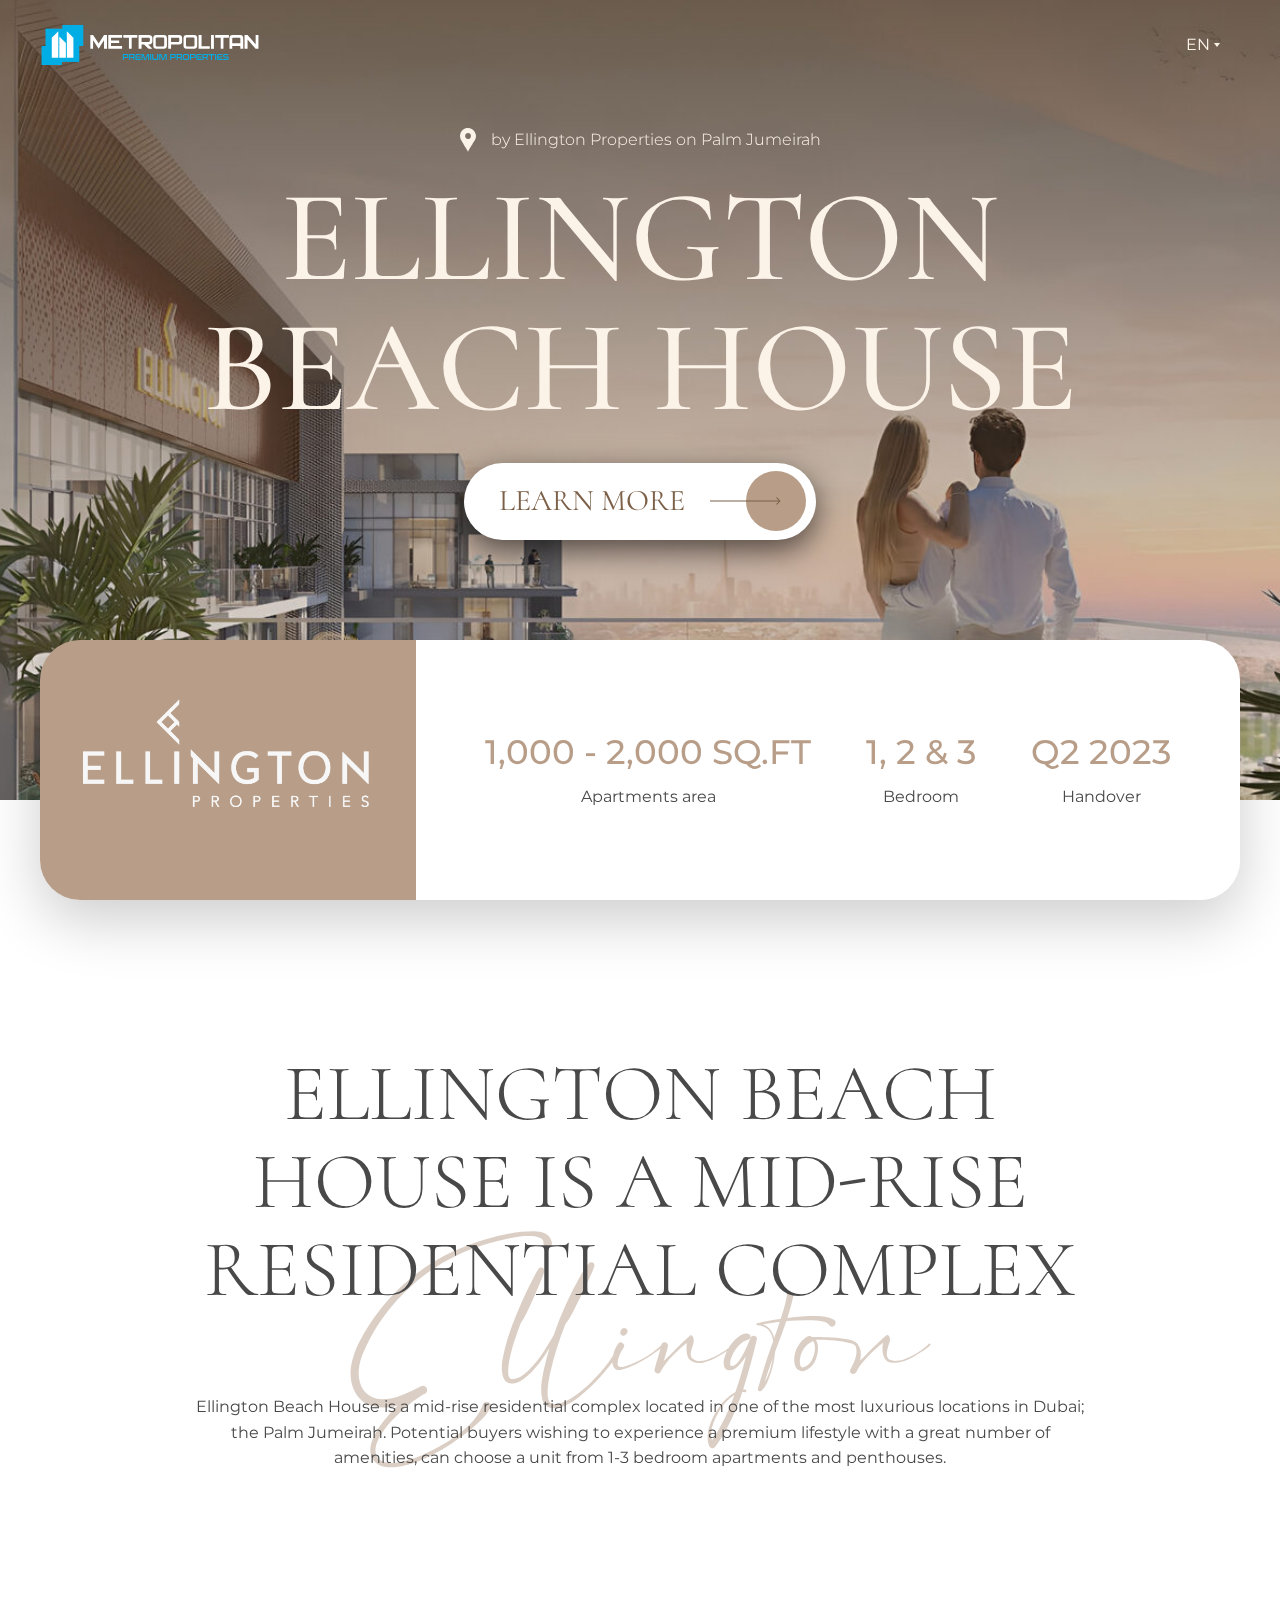
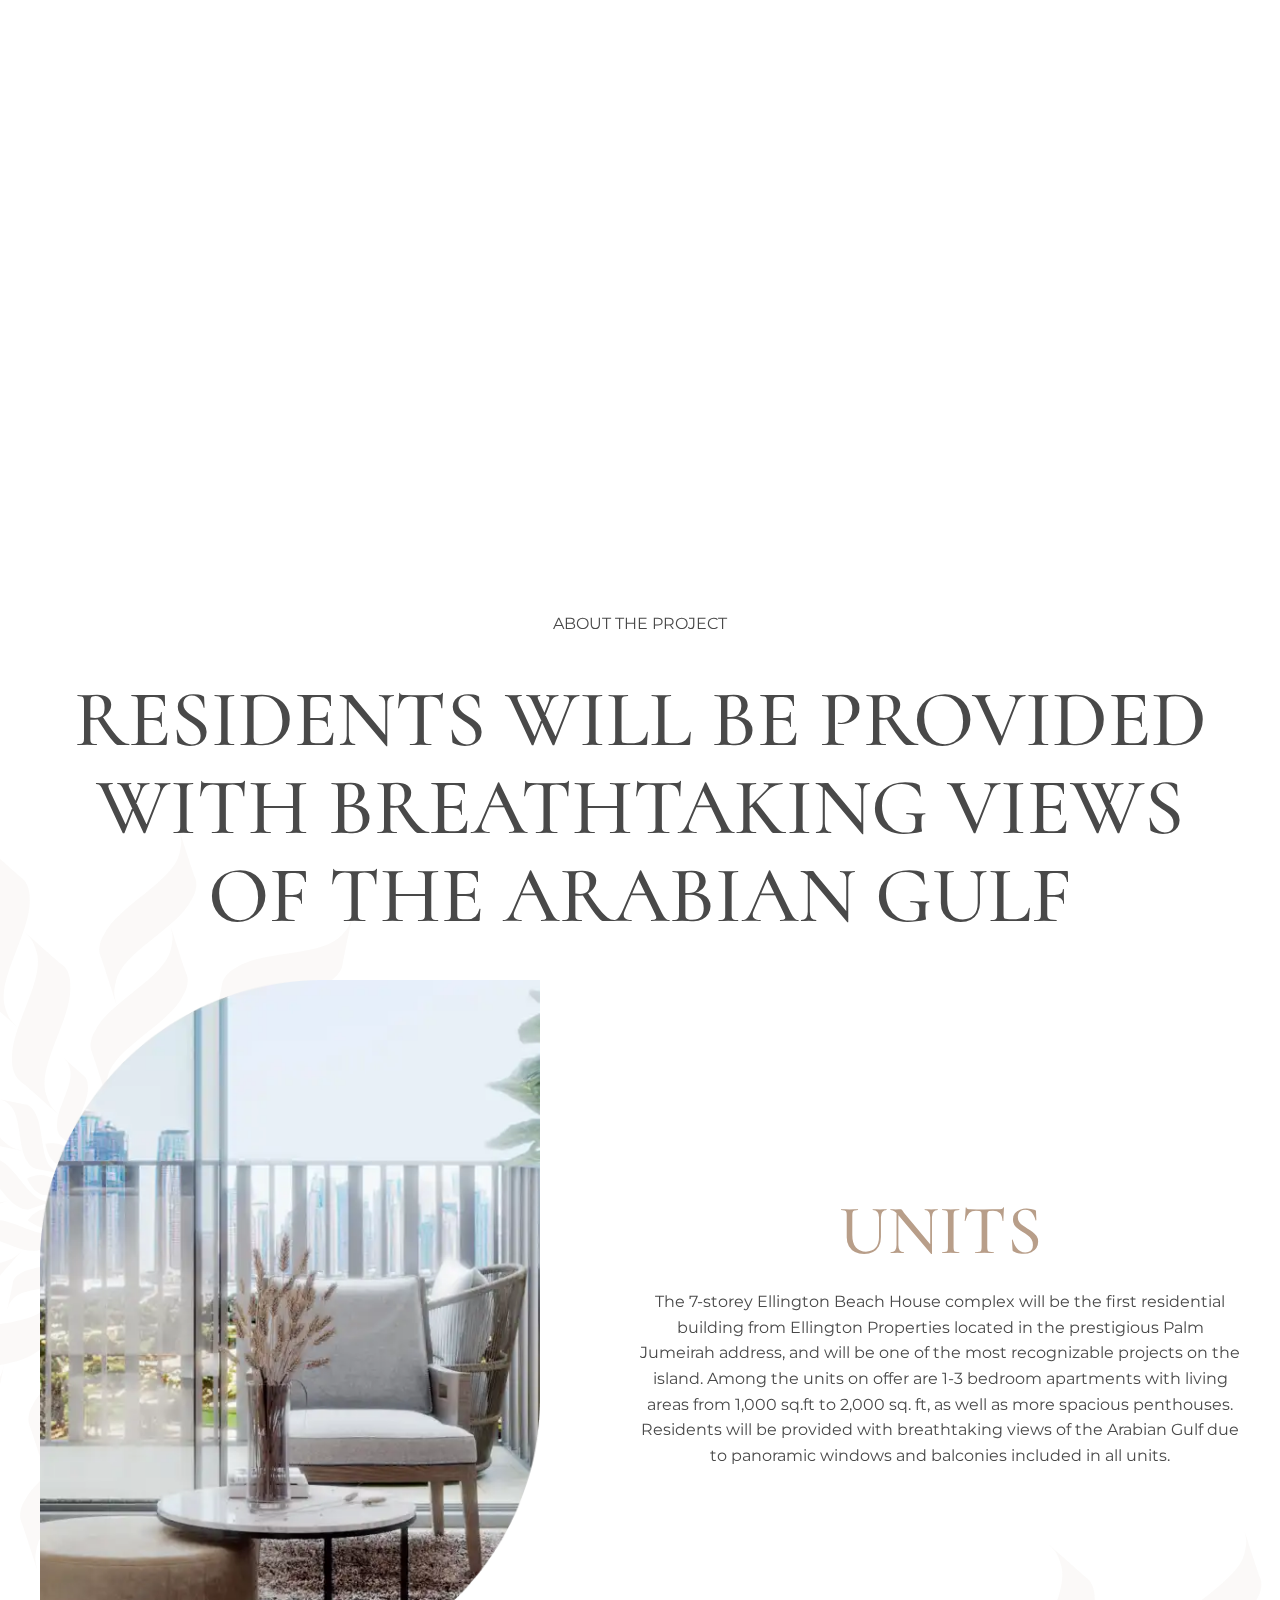
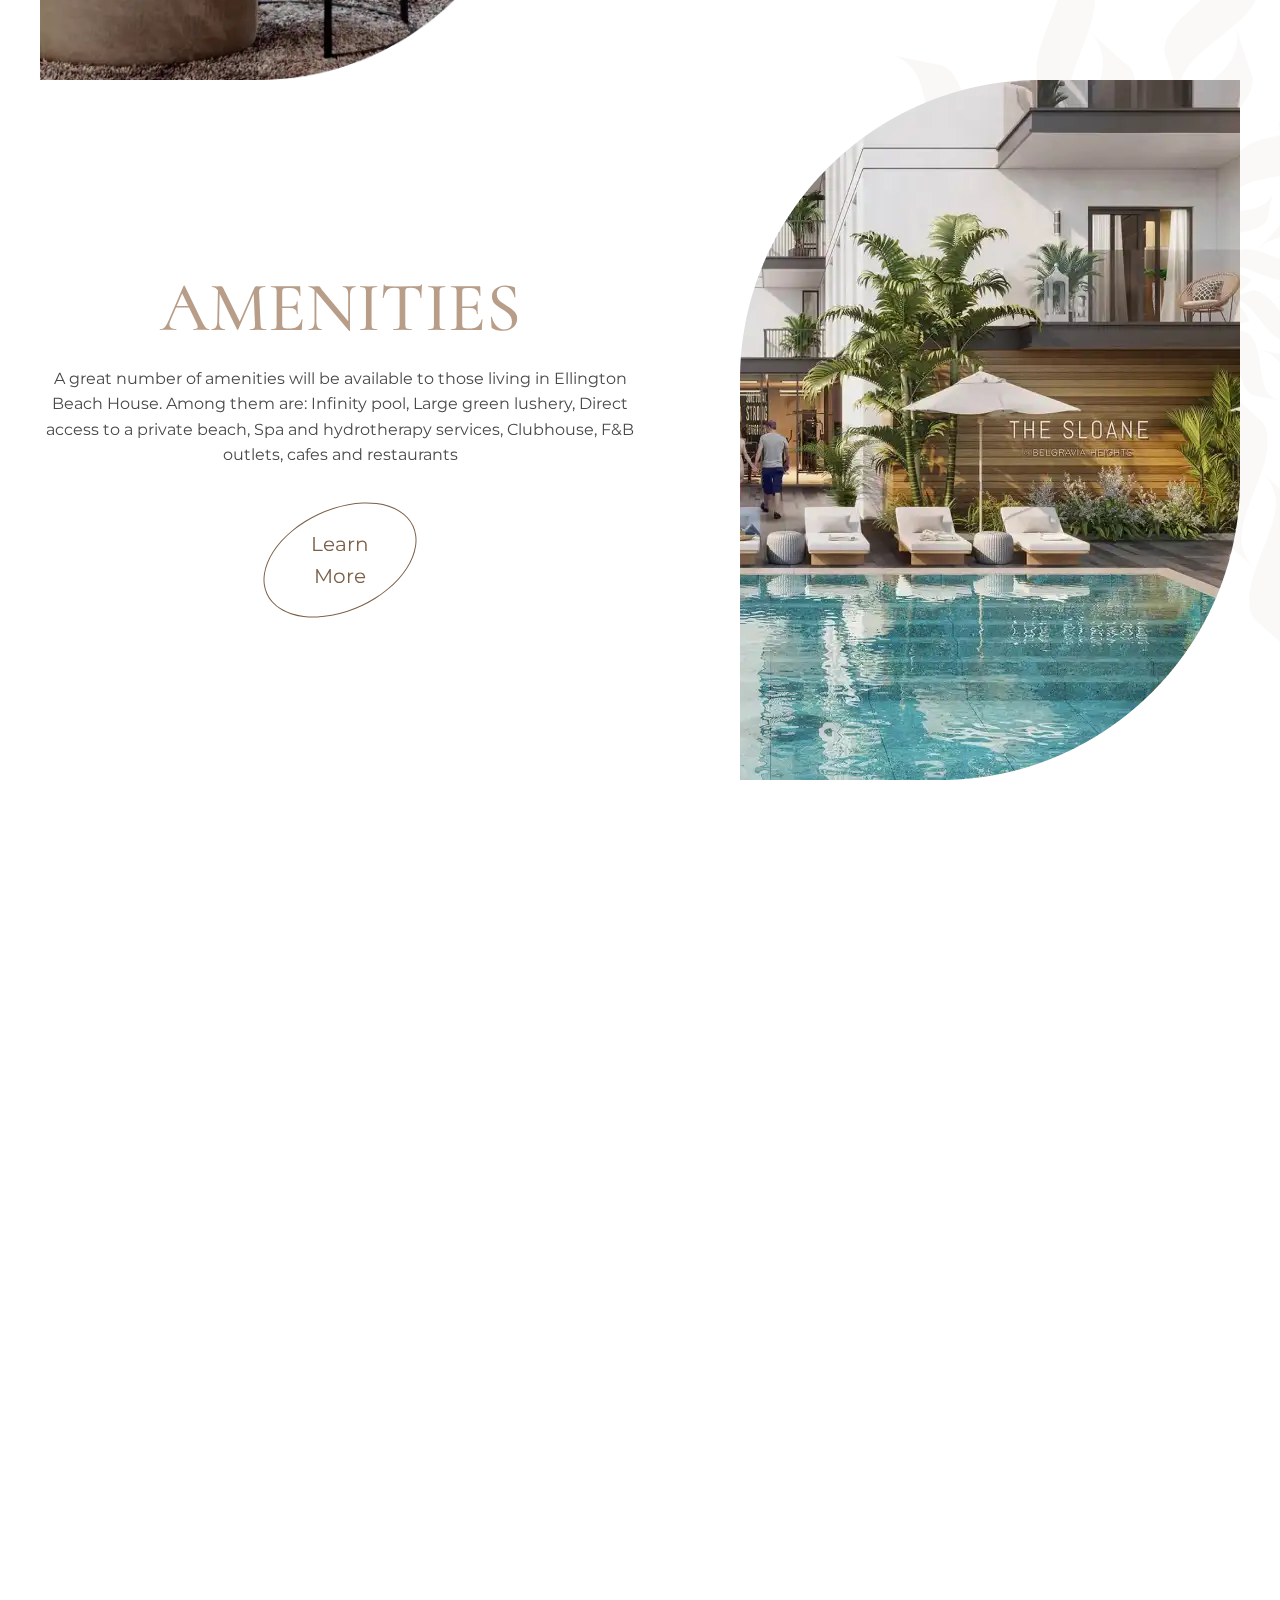
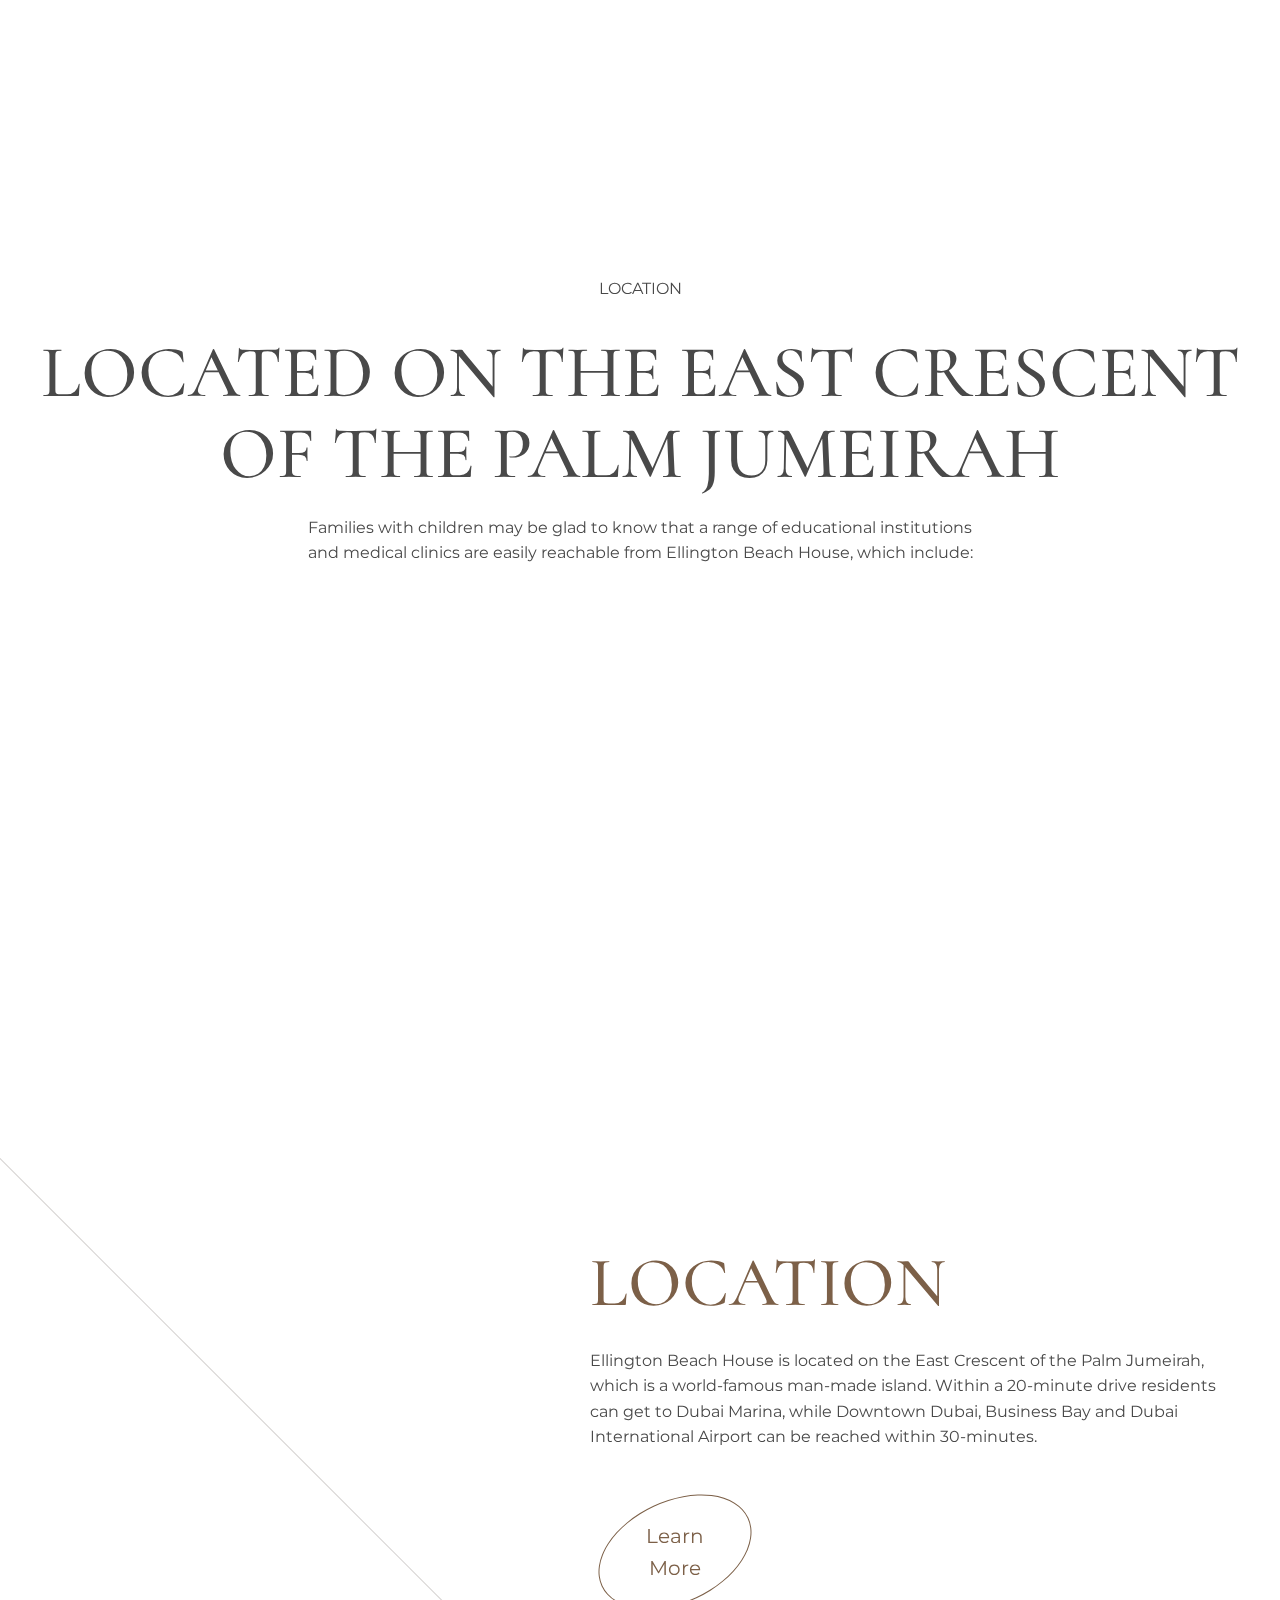
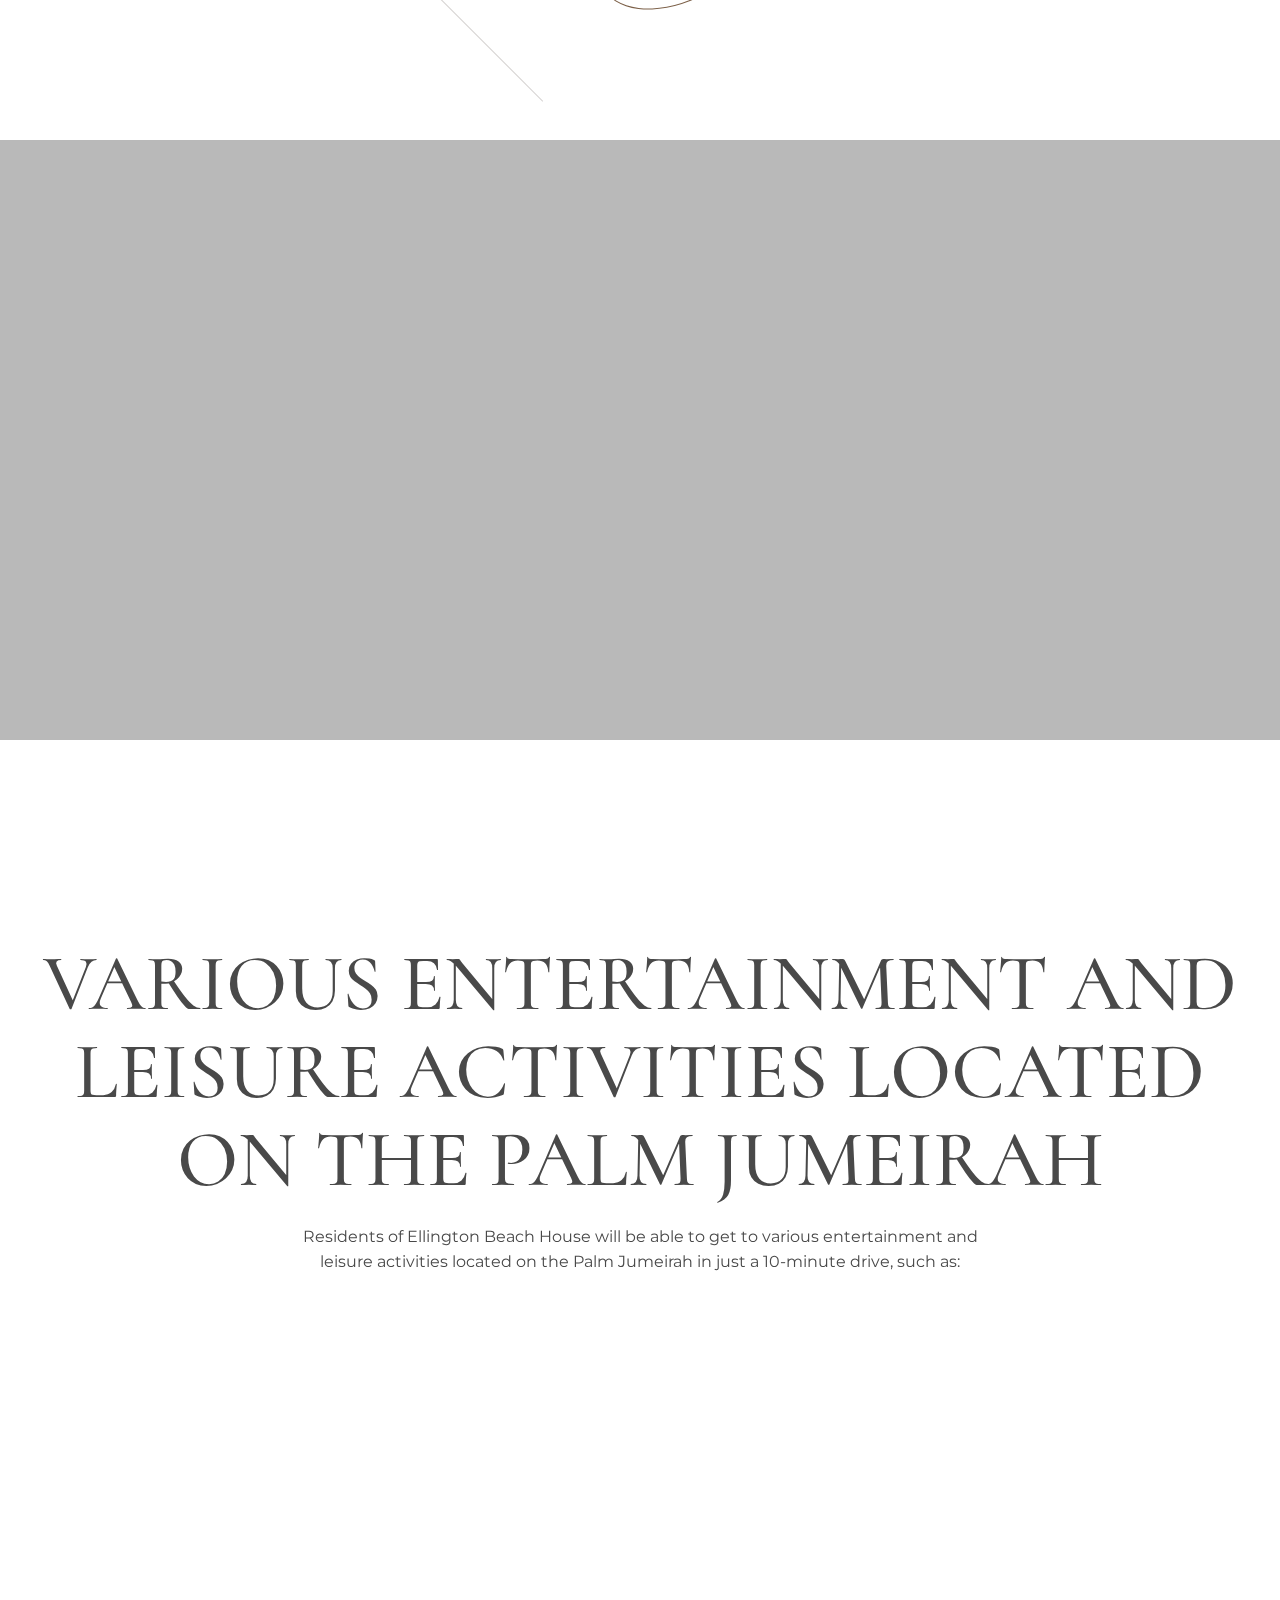
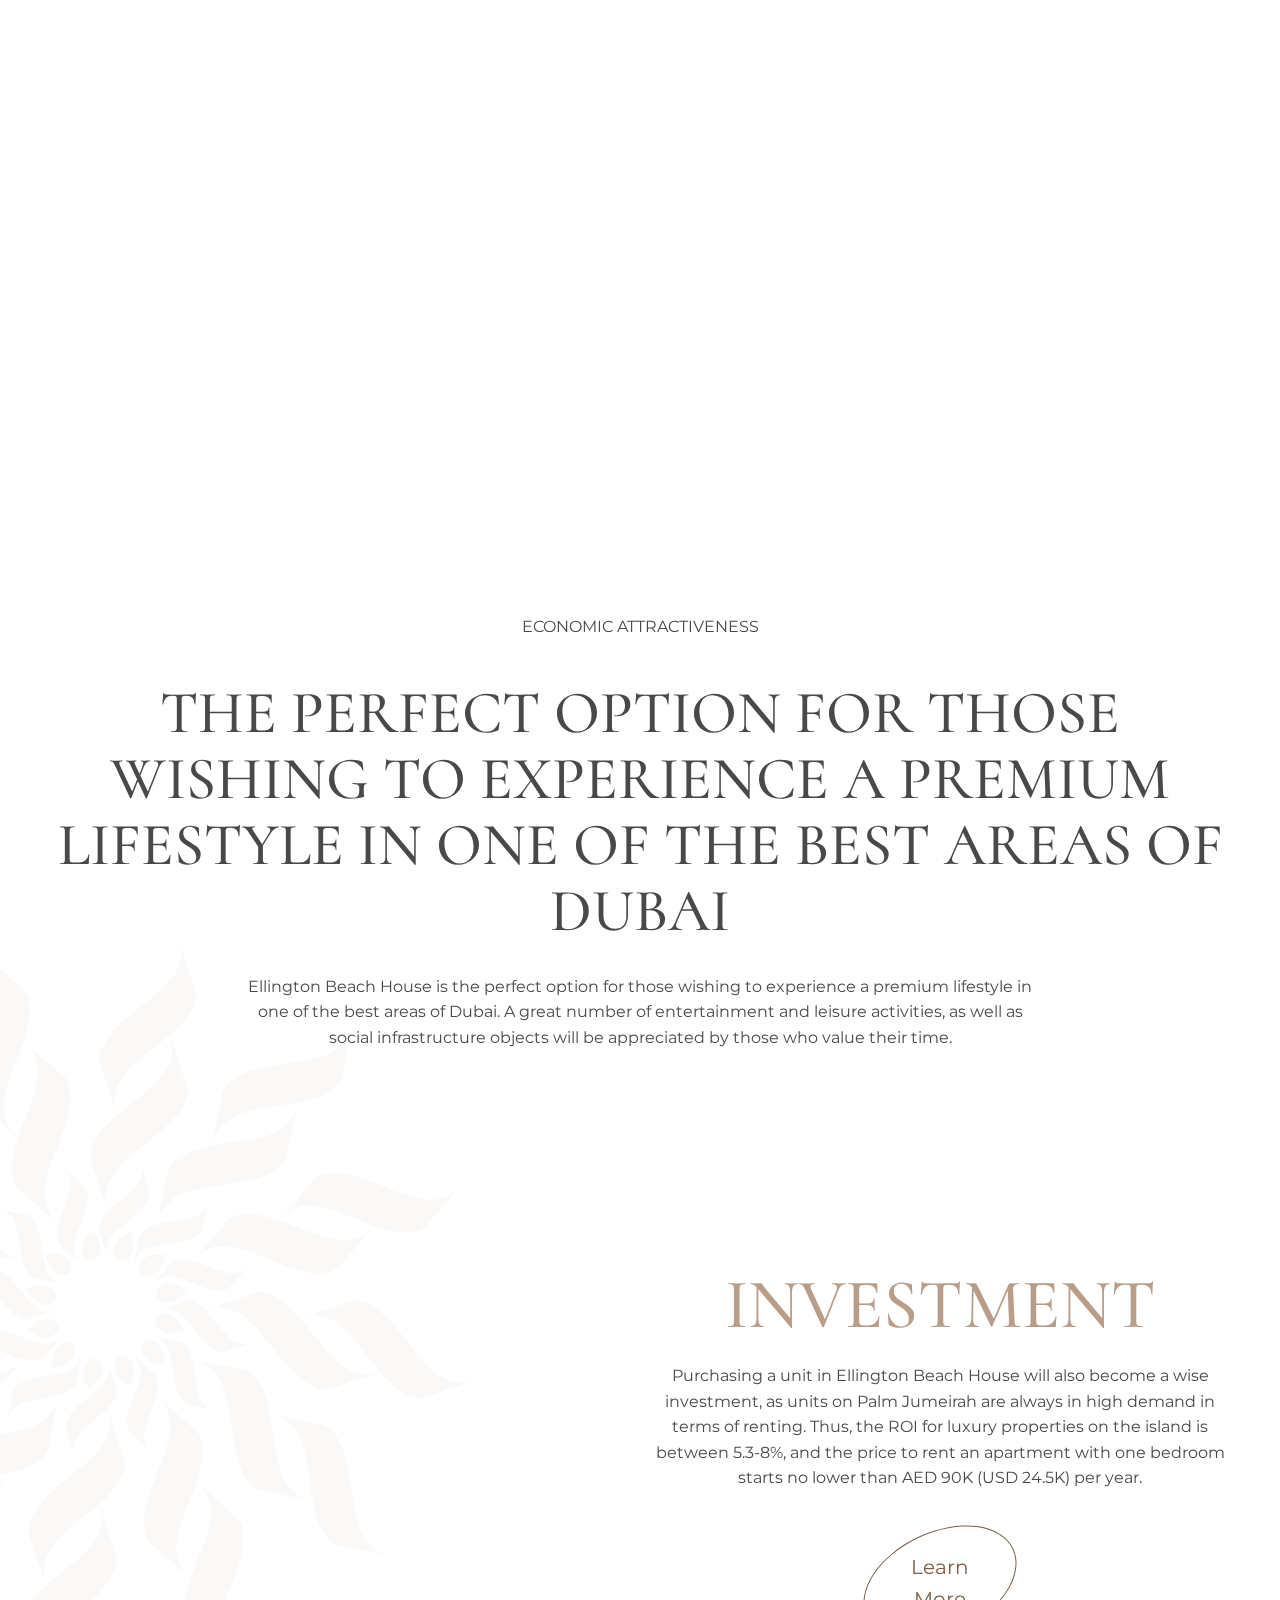
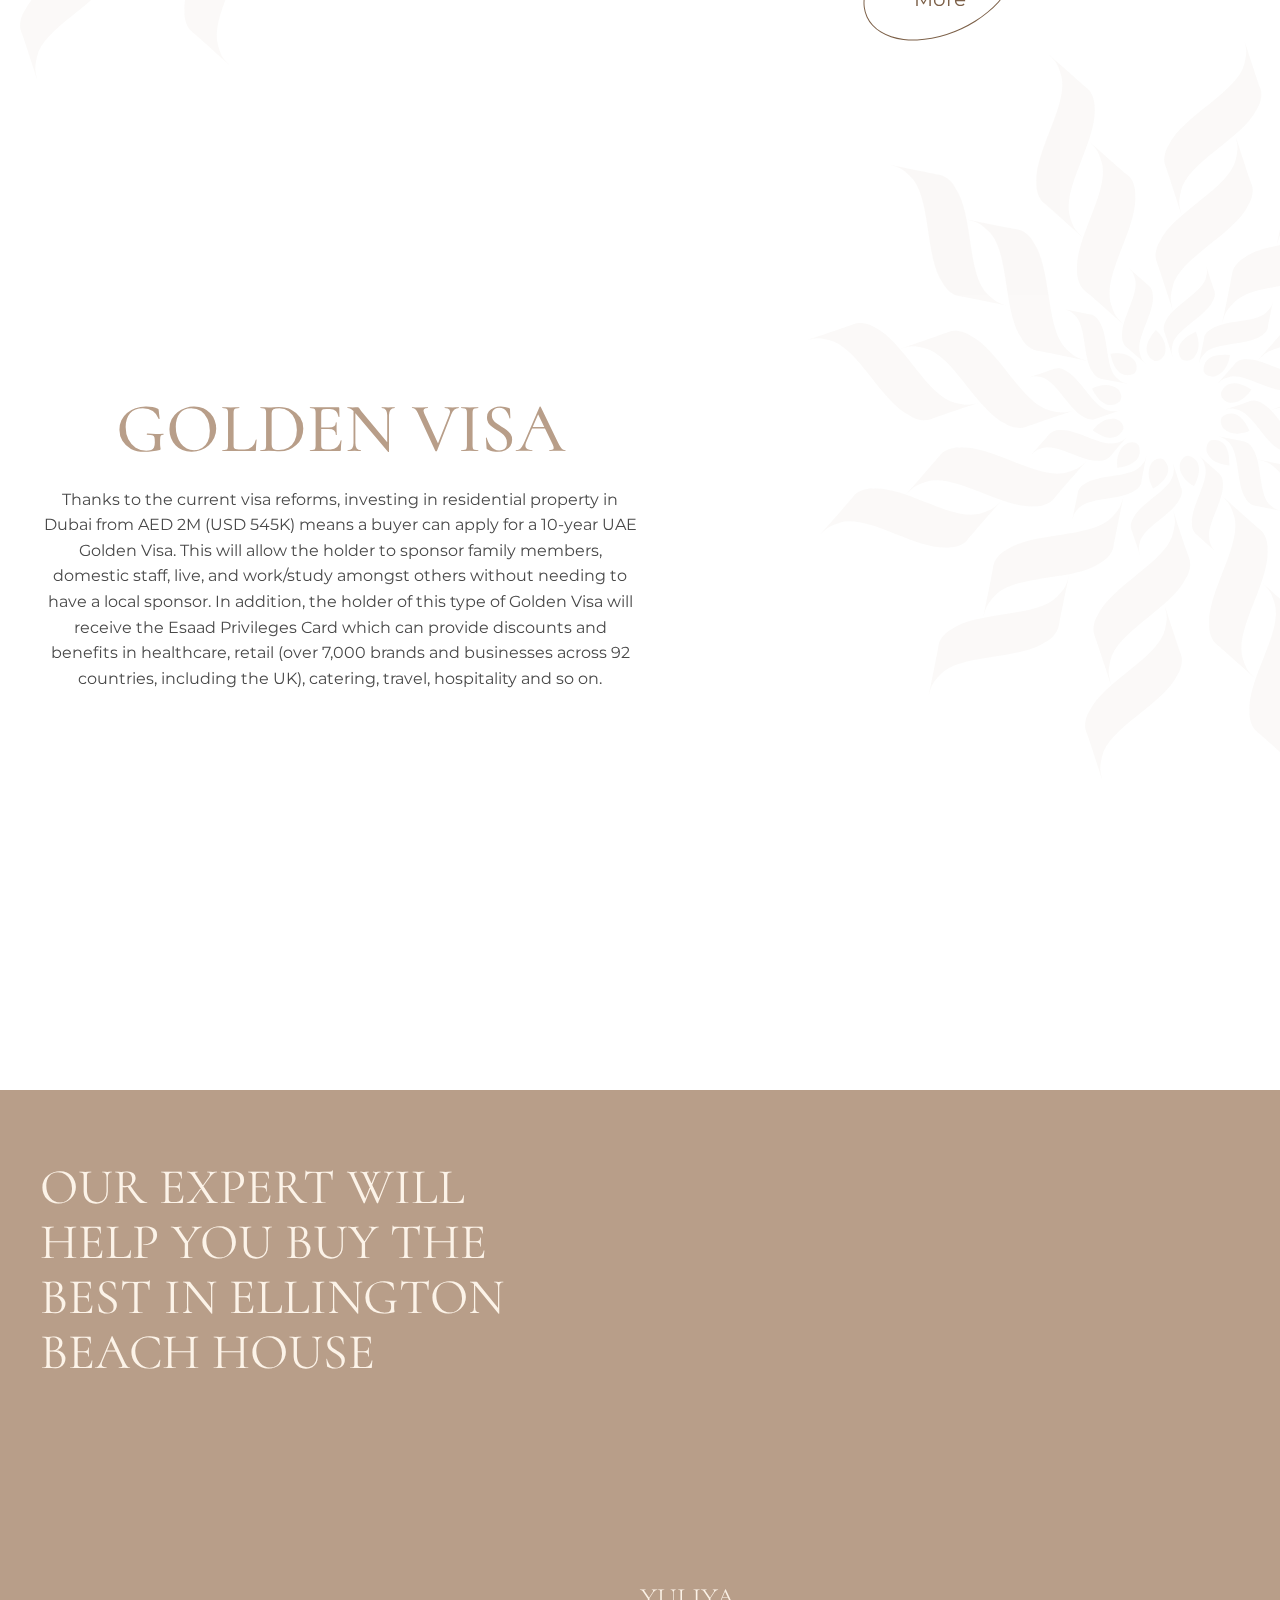
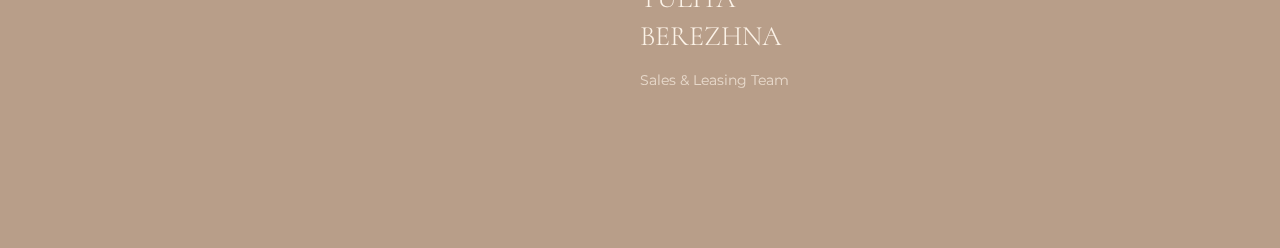
<file: app/index.html>
<!DOCTYPE html>
<html lang="en">

<head>
    <meta charset="UTF-8">
    <meta name="viewport" content="width=device-width, initial-scale=1.0">
    <link rel="stylesheet" href="css/libs/aos.css">
    <link rel="stylesheet" href="css/style.min.css">

    <!--metatextblock-->
    <title>Beach House</title>
    <!--/metatextblock-->
    <meta name="format-detection" content="telephone=no"/>
    <link rel="shortcut icon" href="favicon.ico" type="image/x-icon"/>

    <script>
        const mktgInt = [
            {name: 'project', value: '41498'},
            {name: 'entity', value: '368'},
            {name: 'language', value: 'EN'},
        ];
    </script>
</head>

<body>

<header>
    <div class="container">
        <div class="header">
            <img loading="lazy" src="images/logo.svg" alt="Metropolitian Premium Properties" class="header__logo"
                 width="220" height="40">

            <div class="header__info">
                <div class="header__language">
                    <div class="header__language-current">EN</div>
                    <ul class="header__language-list">
                        <li><a href="./ru/">RU</a></li>
                        <li><a href="./de/">DE</a></li>
                        <li><a href="./ar/">AR</a></li>
                    </ul>
                </div>

                <div class="header__phone"></div>
            </div>
        </div>
    </div>
</header>

<main class="main">
    <section class="section-intro">
        <div class="container">
            <div class="intro">
                <div class="intro__location">
                    <svg xmlns="http://www.w3.org/2000/svg" width="16" height="25" viewBox="0 0 16 25" fill="none">
                        <path
                                d="M15.55 5.94263C15.5167 5.84017 15.4584 5.67794 15.375 5.45595C15.2917 5.23395 15.2334 5.0888 15.2 5.0205C14.5 3.347 13.475 2.10895 12.125 1.30636C10.775 0.503761 9.36671 0.102463 7.90005 0.102463C6.00005 0.102463 4.28338 0.742832 2.75005 2.02357C1.21672 3.30431 0.316715 5.10588 0.0500488 7.42828V8.40164L0.100049 8.65779V9.0164C0.166715 9.56285 0.341715 10.1861 0.625049 10.8863C0.908382 11.5864 1.16672 12.1499 1.40005 12.5768C1.63338 13.0038 2.00838 13.6527 2.52505 14.5236C3.04172 15.3945 3.38338 15.9665 3.55005 16.2398C4.51672 17.9133 6.00005 20.3893 8.00005 23.668C8.26672 23.224 9.18338 21.6189 10.75 18.8525C10.8167 18.75 10.9417 18.5451 11.125 18.2377C11.3084 17.9303 11.4334 17.6913 11.5 17.5205C11.5667 17.418 11.675 17.2729 11.825 17.085C11.975 16.8972 12.0834 16.7521 12.15 16.6496C12.3834 16.2056 12.8917 15.3603 13.675 14.1137C14.4584 12.8671 15.0334 11.8169 15.4 10.9631C15.7667 10.1093 15.95 9.27255 15.95 8.45287V7.32582C15.95 6.95014 15.8167 6.48908 15.55 5.94263ZM7.95005 11.0143C6.65005 11.0143 5.75005 10.3654 5.25005 9.06763C5.21672 8.89686 5.20005 8.64071 5.20005 8.29918V7.6332C5.20005 6.77938 5.48338 6.12193 6.05005 5.66086C6.61672 5.1998 7.28338 4.96927 8.05005 4.96927C8.88338 4.96927 9.57505 5.25957 10.125 5.84017C10.675 6.42077 10.95 7.13798 10.95 7.99181C10.95 8.84563 10.6584 9.56285 10.075 10.1434C9.49171 10.724 8.78338 11.0143 7.95005 11.0143Z"
                                fill="#FCF3E8"></path>
                    </svg>

                    <span>by Ellington Properties on Palm Jumeirah</span>
                </div>

                <h1 class="intro__title">ELLINGTON BEACH HOUSE</h1>

                <div class="intro__more popup-more">
                    <div class="intro__more-button">
                        <span>Learn More</span>
                        <svg xmlns="http://www.w3.org/2000/svg" width="71" height="8" viewBox="0 0 71 8" fill="none">
                            <path
                                    d="M70.3536 4.35356C70.5488 4.1583 70.5488 3.84171 70.3536 3.64645L67.1716 0.464472C66.9763 0.26921 66.6597 0.26921 66.4645 0.464472C66.2692 0.659734 66.2692 0.976317 66.4645 1.17158L69.2929 4.00001L66.4645 6.82843C66.2692 7.0237 66.2692 7.34028 66.4645 7.53554C66.6597 7.7308 66.9763 7.7308 67.1716 7.53554L70.3536 4.35356ZM-4.37114e-08 4.5L70 4.50001L70 3.50001L4.37114e-08 3.5L-4.37114e-08 4.5Z"
                                    fill="#7C6048"></path>
                        </svg>
                    </div>
                </div>

                <div class="intro__info">
                    <div class="intro__info-left">
                        <picture>
                            <source srcset="images/logo-ellington.webp" type="image/webp">
                            <source srcset="images/logo-ellington.png" type="image/png">
                            <img loading="lazy" src="images/logo-ellington.png" alt="Ellington Properties" width="300"
                                 height="119">
                        </picture>
                    </div>
                    <div class="intro__info-right">
                        <ul class="intro__info-list">
                            <li>
                                <div>1,000 - 2,000 SQ.FT</div>
                                <span>Apartments area</span>
                            </li>

                            <li>
                                <div>1, 2 & 3</div>
                                <span>Bedroom</span>
                            </li>

                            <li>
                                <div>Q2 2023</div>
                                <span>Handover</span>
                            </li>
                        </ul>
                    </div>
                </div>
            </div>
        </div>
    </section>

    <section class="section-ellington">
        <div class="container">
            <div class="ellington">
                <div class="ellington__text">
                    <div class="ellington__title">ELLINGTON BEACH HOUSE IS A MID-RISE RESIDENTIAL COMPLEX</div>
                    <svg class="ellington__img-text" xmlns="http://www.w3.org/2000/svg" width="590" height="240"
                         viewBox="0 0 423 174" fill="none">
                        <path
                                d="M147.599 9.04736C147.759 10.6489 147.319 11.75 146.278 12.3506C145.237 12.9111 144.176 12.9512 143.095 12.4707C142.014 11.9502 141.493 10.8892 141.533 9.2876C141.613 7.68604 140.933 6.56494 139.491 5.92432C138.09 5.24365 136.688 4.80322 135.287 4.60303C132.084 4.20264 128.861 4.20264 125.618 4.60303C122.415 5.00342 119.231 5.52393 116.068 6.16455C110.903 7.20557 105.798 8.4668 100.753 9.94824C80.4136 15.834 62.2759 25.8438 46.3403 39.9775C30.4048 54.0713 18.353 70.8877 10.1851 90.4268C9.18408 93.0693 8.44336 95.792 7.96289 98.5947C7.48242 101.397 7.40234 104.22 7.72266 107.063C8.32324 111.708 10.0449 115.431 12.8877 118.234C15.7705 121.077 19.5742 122.558 24.2988 122.678C29.2637 122.598 34.0684 121.637 38.7129 119.795C43.4775 117.994 48.1621 115.852 52.7666 113.369C53.5273 112.969 54.2881 112.889 55.0488 113.129C55.8096 113.369 56.4102 113.87 56.8506 114.63C57.2109 115.351 57.271 116.092 57.0308 116.853C56.8306 117.613 56.3701 118.194 55.6494 118.594C55.6494 118.634 55.6494 118.654 55.6494 118.654C55.6494 118.654 55.6294 118.654 55.5894 118.654C55.3892 118.774 55.189 118.875 54.9888 118.955C51.9458 120.636 48.2422 123.219 43.8779 126.702C39.5537 130.186 35.3496 134.129 31.2656 138.534C27.2217 142.978 24.0786 147.382 21.8364 151.747C19.6343 156.151 19.1338 160.075 20.335 163.518C21.5361 166 23.438 167.562 26.0405 168.203C28.6831 168.843 31.3057 169.023 33.9082 168.743C40.4746 167.902 46.8208 166.141 52.9468 163.458C59.0728 160.815 64.9585 157.772 70.604 154.329C74.0073 152.207 77.5308 149.745 81.1743 146.942C84.8179 144.139 88.1011 141.056 91.0239 137.693C93.9868 134.33 96.1489 130.686 97.5103 126.762C97.9507 125.521 98.6914 124.82 99.7324 124.66C100.813 124.5 101.754 124.76 102.555 125.441C103.356 126.122 103.616 127.123 103.336 128.444C101.614 131.647 99.5122 134.51 97.0298 137.032C94.5474 139.555 91.9448 141.957 89.2222 144.239C89.022 144.399 88.8218 144.56 88.6216 144.72C85.1382 147.723 80.6738 151.006 75.2285 154.569C69.8232 158.173 63.9775 161.496 57.6914 164.539C51.4053 167.582 45.2593 169.764 39.2534 171.085C33.2876 172.447 28.0225 172.367 23.458 170.845C20.5752 169.724 18.4531 167.762 17.0918 164.959C15.6104 161.436 15.6304 157.492 17.1519 153.128C18.7134 148.764 21.1958 144.339 24.5991 139.855C28.0024 135.371 31.7461 131.146 35.8301 127.183C32.3867 128.144 28.9434 128.664 25.5 128.744C22.0566 128.824 18.6533 128.224 15.29 126.942C11.6465 125.421 8.68359 123.079 6.40137 119.916C4.15918 116.752 2.73779 113.269 2.13721 109.465C1.33643 104.46 1.57666 99.5557 2.85791 94.751C4.13916 89.9062 5.9209 85.2817 8.20312 80.8774C17.6123 62.6597 30.2847 47.1045 46.2202 34.2119C62.1958 21.3193 80.0532 12.1304 99.7925 6.64502C105.478 5.04346 111.204 3.68213 116.969 2.56104C122.775 1.3999 128.661 0.819336 134.626 0.819336C137.509 0.779297 140.212 1.35986 142.734 2.56104C145.297 3.72217 146.918 5.88428 147.599 9.04736ZM191.502 91.748C191.782 91.3477 192.123 91.1675 192.523 91.2075C192.923 91.2476 193.224 91.4478 193.424 91.8081C193.664 92.1284 193.664 92.5088 193.424 92.9492C190.621 97.1133 187.018 101.658 182.613 106.583C178.209 111.547 173.464 116.052 168.379 120.096C163.334 124.18 158.45 127.022 153.725 128.624C150.882 129.505 148.22 129.545 145.737 128.744C143.295 127.943 141.613 126.001 140.692 122.918C139.691 118.674 139.571 114.07 140.332 109.105C141.093 104.18 142.074 99.4956 143.275 95.0513C143.435 94.3306 143.615 93.6099 143.815 92.8892C144.496 90.4067 145.217 87.9443 145.978 85.502C142.774 90.7871 139.291 95.6519 135.527 100.096C131.804 104.541 127.92 107.844 123.876 110.006C122.194 110.887 120.333 111.307 118.291 111.267C116.249 111.227 114.587 110.366 113.306 108.685C111.104 105.241 110.703 99.876 112.104 92.5889C113.466 85.2617 115.768 77.314 119.011 68.7456C122.294 60.1372 125.698 52.1494 129.221 44.7822C132.745 37.415 135.587 31.9497 137.75 28.3862C138.35 27.4253 139.151 27.0449 140.152 27.2451C141.153 27.4453 141.793 28.0859 142.074 29.167C142.114 29.8076 141.994 30.5283 141.713 31.3291C141.473 32.1299 141.193 32.9106 140.873 33.6714C140.672 34.2319 140.492 34.7324 140.332 35.1729C137.129 43.2607 133.625 51.2285 129.822 59.0762C129.461 59.7568 129.121 60.4175 128.801 61.0581C127.76 63.3003 126.519 65.4224 125.077 67.4243C123.315 71.9888 121.674 76.6133 120.152 81.2979C118.23 87.0234 116.889 92.8491 116.128 98.7749C116.128 99.1753 116.108 99.6357 116.068 100.156C115.868 101.838 115.888 103.54 116.128 105.261C116.369 106.983 117.29 107.964 118.891 108.204C122.655 108.004 126.499 105.942 130.422 102.018C134.386 98.0942 137.99 93.6699 141.233 88.7451C144.516 83.8203 147.039 79.7563 148.8 76.5532C148.84 76.4731 148.88 76.4131 148.92 76.373C148.92 76.333 148.94 76.2729 148.98 76.1929C154.065 61.2983 160.492 47.0244 168.259 33.3711C170.061 30.248 172.083 27.2051 174.325 24.2422C174.806 23.6416 175.406 23.3413 176.127 23.3413C176.848 23.3413 177.448 23.6216 177.929 24.1821C178.169 24.4624 178.329 24.7827 178.409 25.1431C178.489 25.5034 178.489 25.8438 178.409 26.1641C178.009 27.6455 177.488 29.0869 176.848 30.4883C176.607 31.0088 176.387 31.5093 176.187 31.9897C172.183 40.9985 167.899 49.8672 163.334 58.5957C162.934 59.3164 162.534 60.0571 162.133 60.8179C160.812 63.4604 159.23 65.9629 157.389 68.3252C152.704 80.0566 148.98 92.0884 146.218 104.42C145.857 106.062 145.457 108.304 145.017 111.147C144.616 113.99 144.456 116.732 144.536 119.375C144.656 122.058 145.297 124 146.458 125.201C148.94 126.482 151.583 126.582 154.386 125.501C157.229 124.42 159.771 123.159 162.013 121.717C162.093 121.677 162.153 121.637 162.193 121.597C167.318 118.194 172.063 114.31 176.427 109.946C180.832 105.622 184.896 100.997 188.619 96.0723C189.66 94.6709 190.621 93.2295 191.502 91.748ZM228.078 82.5591C229.079 82.439 229.419 82.6592 229.099 83.2197C228.818 83.7402 228.118 84.4609 226.997 85.3818C225.875 86.3027 224.634 87.2637 223.273 88.2646C221.952 89.2256 220.75 90.0664 219.669 90.7871C218.588 91.4678 217.928 91.8682 217.688 91.9883C214.685 93.8701 211.602 95.6318 208.438 97.2734C205.275 98.875 201.952 100.136 198.469 101.057C195.626 101.898 193.664 101.417 192.583 99.6157C191.502 97.814 191.182 95.6519 191.622 93.1294C192.062 89.1655 193.444 85.562 195.766 82.3188C196.447 81.5581 197.188 81.2979 197.988 81.5381C198.829 81.7383 199.45 82.2188 199.85 82.9795C200.25 83.7002 200.15 84.481 199.55 85.3218C198.229 87.2036 197.127 89.3057 196.247 91.6279C195.366 93.9102 195.085 96.1924 195.406 98.4746C196.247 99.2754 197.408 99.5356 198.889 99.2554C200.371 98.9751 201.772 98.5547 203.093 97.9941C203.734 97.7539 204.294 97.5737 204.775 97.4536C209.059 95.6919 213.183 93.5898 217.147 91.1475C221.151 88.7051 224.794 85.8423 228.078 82.5591ZM199.55 76.6133C198.068 76.4131 197.288 75.7524 197.208 74.6313C197.167 73.5103 197.568 72.5293 198.409 71.6885C199.29 70.8477 200.331 70.7876 201.532 71.5083C202.252 72.0288 202.573 72.6895 202.493 73.4902C202.413 74.251 202.092 74.9517 201.532 75.5923C200.971 76.2329 200.311 76.5732 199.55 76.6133ZM278.827 82.6191C279.027 82.3789 279.248 82.2988 279.488 82.3789C279.728 82.4189 279.908 82.5391 280.028 82.7393C280.148 82.9395 280.128 83.1597 279.968 83.3999C279.568 83.8804 279.147 84.3008 278.707 84.6611C276.265 86.543 273.122 88.665 269.278 91.0273C265.474 93.3896 261.59 95.0713 257.626 96.0723C253.703 97.0332 250.339 96.3726 247.537 94.0903C246.496 93.0093 245.795 91.2876 245.435 88.9253C245.114 86.5229 245.114 84.2007 245.435 81.9585C241.631 84.8413 237.967 88.1445 234.444 91.8682C230.96 95.5518 228.218 99.3154 226.216 103.159C225.695 103.76 225.075 104.04 224.354 104C223.633 103.96 223.033 103.68 222.552 103.159C222.072 102.599 221.912 101.918 222.072 101.117C222.792 97.874 223.693 94.6509 224.774 91.4478C225.175 90.1665 225.555 88.8853 225.916 87.604C225.916 87.604 225.916 87.584 225.916 87.5439C226.356 86.1426 226.736 84.7212 227.057 83.2798C227.337 82.2788 227.897 81.6982 228.738 81.5381C229.579 81.3379 230.34 81.498 231.021 82.0186C231.701 82.499 231.941 83.2598 231.741 84.3008C231.061 87.1836 230.26 90.0664 229.339 92.9492C229.099 93.6299 228.878 94.2905 228.678 94.9312C231.401 92.4087 234.063 89.8062 236.666 87.1235C240.189 83.4399 243.853 79.9565 247.657 76.6733C248.137 76.2729 248.578 76.2129 248.978 76.4932C249.418 76.7734 249.779 77.2339 250.059 77.8745C250.5 78.9556 250.6 80.0967 250.359 81.2979C250.159 82.499 249.839 83.7002 249.398 84.9014C248.918 86.2627 248.558 87.624 248.317 88.9854C248.117 90.3066 248.357 91.5879 249.038 92.8291C250.8 94.4707 252.862 95.2114 255.224 95.0513C257.626 94.8911 260.029 94.2905 262.431 93.2495C264.874 92.2085 266.996 91.1675 268.797 90.1265C269.078 89.9663 269.378 89.7861 269.698 89.5859C273.142 87.7041 276.185 85.3818 278.827 82.6191ZM291.8 77.9346C292.28 77.1738 292.901 76.7734 293.662 76.7334C294.462 76.6533 295.123 76.8735 295.644 77.394C296.204 77.8745 296.384 78.5552 296.184 79.436C293.381 91.6079 290.078 103.68 286.274 115.651C286.915 115.571 287.456 115.591 287.896 115.711C288.376 115.832 288.637 116.192 288.677 116.792C288.597 117.033 288.457 117.233 288.256 117.393C288.056 117.553 287.836 117.613 287.596 117.573C286.955 117.453 286.314 117.413 285.674 117.453C283.271 124.7 280.389 131.807 277.025 138.774C273.902 145.14 270.259 151.266 266.095 157.152C265.614 157.792 265.014 158.133 264.293 158.173C263.532 158.253 262.872 158.033 262.311 157.512C261.39 156.471 260.83 154.569 260.629 151.807C260.389 149.084 260.649 146.381 261.41 143.699C262.812 138.734 265.194 133.789 268.557 128.864C271.88 123.939 275.924 120.156 280.689 117.513C283.612 108.945 286.154 100.276 288.316 91.5078C286.835 93.8701 285.153 96.0723 283.271 98.1143C280.669 100.877 278.146 102.058 275.704 101.658C273.222 101.257 272.041 99.0952 272.161 95.1714C272.641 92.0884 273.662 89.1655 275.224 86.4028C276.785 83.6401 278.727 81.1377 281.049 78.8955C283.492 76.7334 285.554 75.4922 287.235 75.1719C288.917 74.8516 290.138 75.0317 290.899 75.7124C291.66 76.3931 291.88 77.1938 291.56 78.1147C291.239 78.9956 290.318 79.5762 288.797 79.8564C286.955 80.2568 284.993 81.6382 282.911 84.0005C280.869 86.3228 279.248 88.8853 278.046 91.688C276.805 94.4507 276.525 96.6729 277.206 98.3545L276.905 98.2344C278.427 98.875 279.888 98.5146 281.29 97.1533C282.731 95.792 284.032 94.0503 285.193 91.9282C286.395 89.8062 287.375 87.9043 288.136 86.2227C288.417 85.6221 288.677 85.1016 288.917 84.6611C289.438 83.46 289.958 82.2388 290.479 80.9976C290.919 79.9966 291.359 78.9756 291.8 77.9346ZM263.752 152.467C270.599 142.137 276.004 131.207 279.968 119.675C275.764 122.318 272.241 125.901 269.398 130.426C266.515 134.99 264.553 139.515 263.512 143.999C263.472 144.039 263.452 144.099 263.452 144.179C263.252 145.42 263.112 146.822 263.032 148.383C262.952 149.945 263.192 151.306 263.752 152.467ZM352.099 65.082C353.06 65.7627 353.44 66.5835 353.24 67.5444C353.08 68.5054 352.579 69.2461 351.738 69.7666C350.938 70.2471 350.037 70.127 349.036 69.4062C348.035 67.9248 346.633 66.9639 344.832 66.5234C343.07 66.043 341.248 65.7627 339.366 65.6826C338.646 65.6426 337.945 65.5825 337.264 65.5024C330.738 65.2622 324.191 65.4224 317.625 65.9829C315.423 72.4292 313.081 78.8555 310.598 85.2617C310.238 86.2627 309.857 87.2837 309.457 88.3247C308.977 93.77 307.996 98.6948 306.514 103.099C306.234 103.94 305.934 104.781 305.613 105.622C304.933 107.664 304.132 109.646 303.211 111.567C302.25 113.529 300.969 115.251 299.367 116.732C298.687 117.093 298.086 117.073 297.565 116.672C297.045 116.272 296.865 115.711 297.025 114.991C300.028 104.1 303.471 93.2896 307.355 82.5591C307.595 81.8784 307.835 81.1978 308.076 80.5171C307.675 77.9146 306.834 75.6323 305.553 73.6704C304.272 71.6685 302.35 70.2871 299.788 69.5264C299.347 69.3262 298.747 69.2261 297.986 69.2261C297.425 69.2261 296.925 69.186 296.484 69.106C296.044 68.9858 295.824 68.7056 295.824 68.2651C295.864 68.105 295.944 67.9648 296.064 67.8447C296.184 67.6846 296.324 67.5845 296.484 67.5444C301.049 66.4634 305.613 65.5825 310.178 64.9019C311.179 64.7817 312.28 64.6416 313.481 64.4814C313.481 64.4414 313.501 64.3813 313.541 64.3013C313.581 64.2212 313.601 64.1411 313.601 64.061C313.921 63.1001 314.222 62.1392 314.502 61.1782C316.063 56.6538 317.225 52.0894 317.985 47.4849C318.105 46.4438 318.566 45.7632 319.367 45.4429C320.208 45.0825 320.988 45.0825 321.709 45.4429C322.47 45.7632 322.83 46.4639 322.79 47.5449C321.589 53.0303 320.107 58.4756 318.346 63.8809C322.27 63.3203 326.394 62.8799 330.718 62.5596C335.082 62.1992 339.166 62.1792 342.97 62.4995C346.773 62.8198 349.816 63.6807 352.099 65.082ZM301.89 110.006C303.451 107.644 304.712 104.921 305.673 101.838C306.594 98.7148 307.275 95.752 307.715 92.9492C305.593 98.5947 303.651 104.28 301.89 110.006ZM308.796 78.355C310.198 74.3911 311.539 70.4272 312.82 66.4634C308.736 66.9438 304.652 67.5645 300.568 68.3252C302.851 69.166 304.672 70.4673 306.034 72.229C307.355 73.9507 308.276 75.9927 308.796 78.355ZM421.887 82.3789C422.327 82.6592 422.207 83.1597 421.526 83.8804C420.886 84.561 419.945 85.3418 418.704 86.2227C417.502 87.0635 416.261 87.8843 414.98 88.6851C413.739 89.4458 412.758 90.0464 412.037 90.4868C411.717 90.687 411.497 90.8271 411.376 90.9072C408.133 92.9092 404.69 94.4707 401.046 95.5918C398.364 96.3525 395.721 96.4927 393.119 96.0122C390.516 95.4917 388.754 93.73 387.833 90.7271C387.273 88.4048 387.133 86.0625 387.413 83.7002C387.493 83.2998 387.553 82.8193 387.593 82.2588C387.633 82.0986 387.653 81.9185 387.653 81.7183C382.248 85.9624 377.343 90.707 372.939 95.9521C371.417 97.7539 370.096 99.6758 368.975 101.718C368.855 101.998 368.755 102.258 368.675 102.499H368.615C368.575 102.539 368.535 102.579 368.495 102.619C368.455 102.779 368.395 102.919 368.314 103.039C368.034 103.68 367.594 104.1 366.993 104.3C366.433 104.541 365.832 104.541 365.191 104.3C364.431 103.94 363.97 103.399 363.81 102.679C363.65 101.918 363.81 101.197 364.291 100.517C365.051 99.1152 365.752 97.7139 366.393 96.3125C367.754 93.5498 368.455 90.687 368.495 87.7241C368.455 86.9634 368.354 86.2227 368.194 85.502C368.074 84.7812 367.794 84.1206 367.354 83.52C366.513 82.6792 364.371 81.9585 360.927 81.3579C357.524 80.7573 353.74 80.2969 349.576 79.9766C345.452 79.6562 341.909 79.5361 338.946 79.6162C340.507 82.0986 340.948 85.2417 340.267 89.0454C339.586 92.8491 338.425 95.752 336.784 97.7539C334.982 100.156 332.62 101.698 329.697 102.378C327.455 102.378 325.853 101.618 324.892 100.096C323.891 98.5347 323.371 96.6929 323.331 94.5708C323.25 92.4487 323.471 90.5669 323.991 88.9253C324.672 86.4028 325.813 84.1006 327.415 82.0186C329.016 79.8965 331.018 78.2549 333.42 77.0938C334.542 76.6533 335.442 76.7935 336.123 77.5142C336.083 77.5542 336.043 77.5942 336.003 77.6343C336.083 77.6343 336.143 77.6343 336.183 77.6343C338.866 77.5942 342.549 77.6543 347.234 77.8145C351.918 77.9346 356.403 78.335 360.687 79.0156C364.971 79.6963 367.814 80.8174 369.215 82.3789C370.537 84.1807 371.297 86.1426 371.498 88.2646C371.698 90.3467 371.558 92.4688 371.077 94.6309C373.039 92.749 374.941 90.8472 376.783 88.9253C378.985 86.6431 381.187 84.481 383.389 82.439C385.431 80.4771 387.533 78.5352 389.695 76.6133C390.696 75.8125 391.597 76.1128 392.398 77.5142C392.798 78.355 392.918 79.2158 392.758 80.0967C392.598 80.9375 392.338 81.7783 391.978 82.6191C391.737 83.2598 391.557 83.8804 391.437 84.481C391.397 84.521 391.377 84.5811 391.377 84.6611C390.776 86.5029 390.456 88.3647 390.416 90.2466C390.536 92.1685 391.277 93.4497 392.638 94.0903C394.04 94.731 395.641 94.9912 397.443 94.8711C399.245 94.751 400.846 94.4707 402.248 94.0303C408.253 91.8281 413.759 88.7051 418.764 84.6611C419.564 84.0205 420.285 83.3198 420.926 82.5591C421.046 82.3989 421.186 82.2988 421.346 82.2588C421.546 82.2188 421.727 82.2588 421.887 82.3789ZM329.336 99.6157C332.299 98.9351 334.501 97.2534 335.943 94.5708C337.424 91.8481 338.225 89.0454 338.345 86.1626C338.345 85.1216 338.245 84.0405 338.045 82.9194C337.885 81.7583 337.424 80.8574 336.664 80.2168C336.463 80.6973 336.083 81.0977 335.522 81.418C333.28 82.5391 331.479 84.1606 330.117 86.2827C328.756 88.3647 327.895 90.647 327.535 93.1294C327.415 93.8101 327.354 94.6309 327.354 95.5918C327.354 96.5127 327.495 97.3735 327.775 98.1743C328.055 98.9751 328.576 99.4556 329.336 99.6157ZM336.123 77.5142C336.123 77.5142 336.123 77.5342 336.123 77.5742C336.163 77.5742 336.183 77.5942 336.183 77.6343C336.143 77.5942 336.123 77.5542 336.123 77.5142Z"
                                fill="#B89E89" fill-opacity="0.5"></path>
                    </svg>
                    <div class="ellington__subtitle">Ellington Beach House is a mid-rise residential complex located in
                        one of
                        the
                        most luxurious locations in Dubai; the Palm Jumeirah. Potential buyers wishing to experience a
                        premium
                        lifestyle with a great number of amenities, can choose a unit from 1-3 bedroom apartments and
                        penthouses.
                    </div>
                </div>

                <picture>
                    <source srcset="images/ellington/bg.webp" type="image/webp">
                    <source srcset="images/ellington/bg.png" type="image/png">
                    <img loading="lazy" src="images/ellington/bg.png" data-aos="fade-up" data-aos-delay="100"
                         alt="Ellington Beach House" class="ellington__bg" width="1160" height="550">
                </picture>
            </div>
        </div>
    </section>

    <section class="section-about">
        <div class="container">
            <div class="about">
                <div class="about__under-title">ABOUT THE PROJECT</div>
                <div class="about__title">RESIDENTS WILL BE PROVIDED WITH BREATHTAKING VIEWS OF THE ARABIAN GULF</div>

                <div class="uniform__cards">
                    <div class="uniform__card">
                        <div class="uniform__card-images">
                            <picture>
                                <source srcset="images/about/1.webp" type="image/webp">
                                <source srcset="images/about/1.png" type="image/png">
                                <img loading="lazy" src="images/about/1.png" alt="Units" class="uniform__card-img"
                                     width="500"
                                     height="700">
                            </picture>
                            <img loading="lazy" src="images/rotate-el.svg" alt="Ellips"
                                 class="uniform__card-rotate-img"
                                 width="735" height="740">
                        </div>

                        <div class="uniform__card-text">
                            <div class="uniform__card-title">UNITS</div>
                            <div class="uniform__card-subtitle">The 7-storey Ellington Beach House complex will be the
                                first
                                residential building from Ellington Properties located in the prestigious Palm Jumeirah
                                address, and
                                will be one of the most recognizable projects on the island. Among the units on offer
                                are 1-3 bedroom
                                apartments with living areas from 1,000 sq.ft to 2,000 sq. ft, as well as more spacious
                                penthouses.
                                Residents will be provided with breathtaking views of the Arabian Gulf due to panoramic
                                windows and
                                balconies included in all units.
                            </div>
                        </div>
                    </div>

                    <div class="uniform__card">
                        <div class="uniform__card-images">
                            <picture>
                                <source srcset="images/about/2.webp" type="image/webp">
                                <source srcset="images/about/2.png" type="image/png">
                                <img loading="lazy" src="images/about/2.png" alt="Units" class="uniform__card-img"
                                     width="500"
                                     height="700">
                            </picture>
                            <img loading="lazy" src="images/rotate-el.svg" alt="" class="uniform__card-rotate-img"
                                 width="735"
                                 height="740">
                        </div>

                        <div class="uniform__card-text">
                            <div class="uniform__card-title">AMENITIES</div>
                            <div class="uniform__card-subtitle">A great number of amenities will be available to those
                                living in
                                Ellington Beach House. Among them are: Infinity pool, Large green lushery, Direct access
                                to a private
                                beach, Spa and hydrotherapy services, Clubhouse, F&B outlets, cafes and restaurants
                            </div>
                            <div class="uniform__card-more learn-mone-btn popup-more">Learn More</div>
                        </div>
                    </div>
                </div>
            </div>
        </div>
    </section>

    <section class="section-price">
        <div class="container">
            <div class="price" data-aos="fade-up" data-aos-delay="100">
                <picture>
                    <source srcset="images/price/bg.webp" type="image/webp">
                    <source srcset="images/price/bg.jpg" type="image/jpeg">
                    <img loading="lazy" src="images/price/bg.jpg" alt="Woman with child" class="price__bg" width="1160"
                         height="494">
                </picture>

                <div class="price__text">
                    <div class="price__title">AED 4.9M (USD 1.3M)</div>
                    <svg class="price__img-text" xmlns="http://www.w3.org/2000/svg" width="400" height="214"
                         viewBox="0 0 338 181" fill="none">
                        <path
                                d="M167.159 4.20068C174.887 6.48291 180.672 9.98633 184.516 14.7109C188.4 19.3955 190.702 24.8008 191.423 30.9268C192.184 37.0127 191.743 43.3188 190.102 49.8452C188.46 56.3315 185.998 62.5376 182.714 68.4634C177.87 77.312 171.563 85.5601 163.796 93.2075C156.028 100.815 147.32 107.301 137.67 112.667C128.061 118.032 118.031 121.695 107.581 123.657C97.1709 125.619 86.8608 125.339 76.6509 122.816C72.0464 137.671 67.2417 152.465 62.2368 167.2C60.9956 170.803 59.7744 174.427 58.5732 178.07C58.293 178.871 57.7925 179.452 57.0718 179.812C56.3511 180.172 55.5903 180.212 54.7896 179.932C53.9087 179.652 53.2881 179.111 52.9277 178.311C52.6074 177.51 52.6274 176.689 52.9878 175.848C58.313 164.237 62.9775 152.385 66.9814 140.293C69.0234 134.127 70.9854 127.941 72.8672 121.735C69.9443 120.774 67.0815 119.613 64.2788 118.252C53.5483 112.767 45.1802 104.779 39.1743 94.2886C35.4106 87.4819 32.9082 80.2148 31.667 72.4873C31.5068 71.166 31.8472 70.2051 32.688 69.6045C33.5288 68.9639 34.4497 68.7637 35.4507 69.0039C36.4917 69.2441 37.1924 70.0049 37.5527 71.2861C37.3525 76.7715 38.0532 82.1768 39.6548 87.502C41.2563 92.5469 43.6587 97.1914 46.8618 101.436C50.1851 105.84 54.1289 109.563 58.6934 112.606C63.2979 115.689 68.2227 118.052 73.4678 119.693C77.5117 106.2 80.9551 92.5869 83.7979 78.8535C84.9189 73.3682 85.8799 67.8428 86.6807 62.2773C87.4814 56.7119 87.9419 51.1265 88.062 45.521C88.1821 44.1997 88.7227 43.3188 89.6836 42.8784C90.6846 42.438 91.6455 42.458 92.5664 42.9385C93.5273 43.4189 94.0278 44.3599 94.0679 45.7612C93.3472 54.4097 92.0659 62.978 90.2241 71.4663C86.6606 88.0825 82.3564 104.519 77.3115 120.774C78.2725 121.015 79.2534 121.235 80.2544 121.435C90.9849 123.277 101.775 122.596 112.626 119.393C123.477 116.19 133.707 111.145 143.316 104.258C152.965 97.3716 161.313 89.3438 168.36 80.1748C175.407 71.0059 180.472 61.3965 183.555 51.3467C186.518 40.9766 186.858 32.5083 184.576 25.9419C182.334 19.3755 178.25 14.4507 172.324 11.1675C166.398 7.88428 159.432 5.98242 151.424 5.46191C143.416 4.94141 135.168 5.52197 126.68 7.20361C116.109 9.24561 105.899 12.4287 96.0498 16.7529C83.8379 22.1582 72.1465 28.5645 60.9756 35.9717C49.8047 43.3789 39.5547 51.8672 30.2256 61.4365C26.6621 65.1201 23.1987 69.3042 19.8354 73.9888C16.4722 78.6733 13.6895 83.6182 11.4873 88.8232C9.28516 94.0283 8.14404 99.2935 8.06396 104.619C7.98389 109.944 9.48535 115.089 12.5684 120.054C14.8506 123.537 17.8535 126.06 21.5771 127.621C25.3008 129.223 29.2046 129.683 33.2886 129.002C34.6099 128.882 35.5508 129.263 36.1113 130.144C36.7119 131.024 36.8721 131.965 36.5918 132.966C36.3115 133.967 35.5308 134.628 34.2495 134.948C26.0815 135.949 19.335 134.388 14.0098 130.264C8.72461 126.18 5.16113 120.694 3.31934 113.808C1.51758 106.961 1.73779 99.9141 3.97998 92.667C7.14307 83.0176 12.188 74.0288 19.1147 65.7007C26.0415 57.3325 33.8892 49.7852 42.6577 43.0586C51.4263 36.292 60.1348 30.4663 68.7832 25.5815C81.9961 18.3345 95.8496 12.6689 110.344 8.58496C119.553 5.82227 128.962 3.82031 138.571 2.5791C148.181 1.33789 157.71 1.87842 167.159 4.20068ZM216.167 87.2017C216.447 87.4019 216.788 87.522 217.188 87.562C217.628 87.6021 218.089 87.6221 218.569 87.6221C219.09 87.582 219.53 87.6021 219.891 87.6821C220.291 87.7222 220.511 87.9023 220.551 88.2227C220.391 88.7031 219.931 89.0435 219.17 89.2437C218.449 89.4038 217.668 89.4639 216.828 89.4238C215.987 89.3838 215.326 89.2637 214.846 89.0635C213.564 88.4229 212.664 87.542 212.143 86.4209C211.623 85.2598 211.382 83.9985 211.422 82.6372C207.378 86.1206 203.875 90.1245 200.912 94.6489C197.989 99.1733 195.487 103.878 193.405 108.763C193.285 109.083 193.084 109.323 192.804 109.483C192.484 109.644 192.144 109.644 191.783 109.483C191.463 109.323 191.263 109.063 191.183 108.703C191.062 108.382 191.002 108.042 191.002 107.682C191.002 107.321 190.962 107.001 190.882 106.721C190.402 98.833 192.144 91.4858 196.107 84.6792C196.668 83.8784 197.349 83.5181 198.149 83.5981C198.95 83.6782 199.611 84.0386 200.131 84.6792C200.652 85.3198 200.712 86.0806 200.312 86.9614C199.271 89.0435 198.43 91.1655 197.789 93.3276C201.753 86.0405 207.058 79.9346 213.705 75.0098C214.425 74.5293 215.126 74.4292 215.807 74.7095C216.527 74.9897 217.028 75.4702 217.308 76.1509C217.628 76.8315 217.528 77.5322 217.008 78.2529C216.167 79.5342 215.486 81.0757 214.966 82.8774C214.445 84.6792 214.846 86.1206 216.167 87.2017ZM260.07 84.5591C261.071 84.439 261.411 84.6592 261.091 85.2197C260.811 85.7402 260.11 86.4609 258.989 87.3818C257.868 88.3027 256.626 89.2637 255.265 90.2646C253.944 91.2256 252.743 92.0664 251.662 92.7871C250.581 93.4678 249.92 93.8682 249.68 93.9883C246.677 95.8701 243.594 97.6318 240.431 99.2734C237.268 100.875 233.944 102.136 230.461 103.057C227.618 103.898 225.656 103.417 224.575 101.616C223.494 99.814 223.174 97.6519 223.614 95.1294C224.055 91.1655 225.436 87.562 227.758 84.3188C228.439 83.5581 229.18 83.2979 229.98 83.5381C230.821 83.7383 231.442 84.2188 231.842 84.9795C232.243 85.7002 232.143 86.481 231.542 87.3218C230.221 89.2036 229.12 91.3057 228.239 93.6279C227.358 95.9102 227.078 98.1924 227.398 100.475C228.239 101.275 229.4 101.536 230.881 101.255C232.363 100.975 233.764 100.555 235.085 99.9941C235.726 99.7539 236.287 99.5737 236.767 99.4536C241.051 97.6919 245.175 95.5898 249.139 93.1475C253.143 90.7051 256.787 87.8423 260.07 84.5591ZM231.542 78.6133C230.061 78.4131 229.28 77.7524 229.2 76.6313C229.16 75.5103 229.56 74.5293 230.401 73.6885C231.282 72.8477 232.323 72.7876 233.524 73.5083C234.245 74.0288 234.565 74.6895 234.485 75.4902C234.405 76.251 234.084 76.9517 233.524 77.5923C232.963 78.2329 232.303 78.5732 231.542 78.6133ZM298.147 85.2197C298.347 85.0195 298.547 84.9595 298.748 85.0396C298.988 85.1196 299.148 85.2598 299.228 85.46C299.308 85.6602 299.268 85.8804 299.108 86.1206C295.825 89.2837 291.721 92.7471 286.796 96.5107C281.871 100.274 276.706 103.478 271.301 106.12C265.936 108.763 260.951 109.984 256.346 109.784C253.183 109.143 251.481 107.481 251.241 104.799C250.961 102.076 251.582 98.9932 253.103 95.5498C254.625 92.1064 256.466 88.9434 258.628 86.0605C260.791 83.1377 262.692 81.1357 264.334 80.0547C265.415 79.2539 266.656 78.6934 268.058 78.373C269.499 78.0527 270.86 78.293 272.142 79.0938C272.942 79.6943 273.283 80.415 273.163 81.2559C273.042 82.0566 272.622 82.6973 271.901 83.1777C271.221 83.6182 270.44 83.6182 269.559 83.1777C267.597 83.6582 265.675 84.9395 263.793 87.0215C261.952 89.1035 260.31 91.4258 258.869 93.9883C257.427 96.5508 256.366 98.7529 255.686 100.595C255.565 100.995 255.445 101.416 255.325 101.856C254.845 103.177 254.584 104.479 254.544 105.76C254.504 107.001 255.205 107.742 256.646 107.982C260.931 108.262 265.055 107.521 269.019 105.76C272.982 103.958 276.746 101.916 280.31 99.6338C280.67 99.3936 281.01 99.1733 281.331 98.9731C285.935 96.0103 290.259 92.707 294.303 89.0635C295.665 87.8623 296.946 86.5811 298.147 85.2197ZM337.125 84.3789C337.525 84.8594 337.465 85.3999 336.945 86.0005C336.464 86.6011 335.884 87.1816 335.203 87.7422C334.723 88.1426 334.382 88.4629 334.182 88.7031C332.661 90.0645 330.138 91.8662 326.615 94.1084C323.091 96.3506 319.228 98.4326 315.023 100.354C310.819 102.276 306.976 103.438 303.492 103.838C300.009 104.238 297.566 103.297 296.165 101.015C294.844 97.6519 294.563 94.1484 295.324 90.5049C296.045 86.8213 297.486 83.5581 299.648 80.7153C300.93 79.1938 302.471 78.353 304.273 78.1929C306.075 78.0327 307.196 79.1138 307.636 81.436C307.917 82.5972 307.576 83.8784 306.615 85.2798C305.654 86.6411 304.453 87.9023 303.012 89.0635C301.61 90.2246 300.389 91.0254 299.348 91.4658C298.868 93.9883 298.728 96.1304 298.928 97.8921C299.248 100.455 300.77 101.696 303.492 101.616C306.255 101.536 309.458 100.755 313.102 99.2734C316.785 97.752 320.208 96.0903 323.372 94.2886C326.535 92.4868 328.717 91.1255 329.918 90.2046C332.2 88.603 334.222 86.7212 335.984 84.5591C336.144 84.3589 336.324 84.2588 336.524 84.2588C336.765 84.2188 336.965 84.2588 337.125 84.3789ZM303.913 82.6973C302.111 83.9385 300.81 85.9805 300.009 88.8232C301.01 87.9023 301.931 86.8813 302.771 85.7603C303.612 84.5991 303.993 83.5781 303.913 82.6973Z"
                                fill="#B89E89" fill-opacity="0.5"></path>
                    </svg>
                    <div class="price__subtitle">The starting price of a 1-bedroom unit in Ellington Beach House is AED
                        4.9M
                        (USD
                        1.3M). This freehold project plans to be completed in Q2 2023. Fill in the form below to learn
                        more about
                        the latest news about the project from our experts.
                    </div>
                </div>
            </div>
        </div>
    </section>

    <section class="section-location">
        <div class="container">
            <div class="location">
                <div class="location__top">
                    <div class="location__top-over-title">LOCATION</div>
                    <div class="location__top-title">LOCATED ON THE EAST CRESCENT OF THE PALM JUMEIRAH</div>
                    <div class="location__top-subtitle">Families with children may be glad to know that a range of
                        educational
                        institutions and medical clinics are easily reachable from Ellington Beach House, which include:
                    </div>

                    <div class="location__cards">
                        <div class="location__card">
                            <img loading="lazy" src="images/location/cards/1.jpg" alt="ASYA'S NURSERY" width="260"
                                 height="429">
                            <div data-aos="fade-up" data-aos-delay="100">ASYA'S NURSERY, REDWOOD MONTESSORI NURSERY –
                                GOLDEN MILE, 8 PALM, AND BLOSSOM PALM JUMEIRAH NURSERY
                            </div>
                        </div>

                        <div class="location__card">
                            <img loading="lazy" src="images/location/cards/2.jpg" alt="ASYA'S NURSERY" width="200"
                                 height="239">
                            <div data-aos="fade-up" data-aos-delay="300">MICHIGAN STATE UNIVERSITY IN DUBAI, MIDDLESEX
                                UNIVERSITY DUBAI AND AMERICAN UNIVERSITY IN DUBAI
                            </div>
                        </div>

                        <div class="location__card">
                            <img loading="lazy" src="images/location/cards/3.jpg" alt="ASYA'S NURSERY" width="300"
                                 height="361">
                            <div data-aos="fade-up" data-aos-delay="500">THE INTERNATIONAL SCHOOL OF CHOUEIFAT AND
                                AMERICAN SCHOOL OF DUBAI
                            </div>
                        </div>

                        <div class="location__card">
                            <img loading="lazy" src="images/location/cards/4.jpg" alt="ASYA'S NURSERY" width="260"
                                 height="297">
                            <div data-aos="fade-up" data-aos-delay="700">DUBAI LONDON CLINIC – NAKHEEL MALL, EMIRATES
                                HOSPITAL CLINICS – PALM JUMEIRAH AND AL DAS MEDICAL
                                CLINIC
                            </div>
                        </div>
                    </div>
                </div>

                <div class="location__bottom">
                    <div class="location__bottom-img">
                        <img loading="lazy" src="images/location/1.jpg" alt="Ellington Beach House" width="500"
                             height="372">
                    </div>
                    <div class="location__bottom-text">
                        <div class="location__bottom-title">LOCATION</div>
                        <div class="location__bottom-subtitle">Ellington Beach House is located on the East Crescent of
                            the Palm
                            Jumeirah, which is a world-famous man-made island. Within a 20-minute drive residents can
                            get to Dubai
                            Marina, while Downtown Dubai, Business Bay and Dubai International Airport can be reached
                            within
                            30-minutes.
                        </div>
                        <div class="location__bottom-more learn-mone-btn popup-more">Learn More</div>
                    </div>
                </div>
            </div>
        </div>
    </section>

    <div id="map"></div>

    <section class="section-various">
        <div class="container">
            <div class="various">
                <div class="various__title">VARIOUS ENTERTAINMENT AND LEISURE ACTIVITIES LOCATED ON THE PALM JUMEIRAH
                </div>
                <div class="various__subtitle">
                    Residents of Ellington Beach House will be able to get to various entertainment
                    and leisure activities located on the Palm Jumeirah in just a 10-minute drive, such as:
                </div>

                <div class="various__list">
                    <div class="various__list-item" data-aos="fade-up" data-aos-delay="300">
                        <div class="various__list-left">
                            <div class="various__list-num">[01]</div>
                            <div class="various__list-title">AQUAVENTURE WATERPARK</div>
                        </div>
                        <div class="various__list-right">
                            The largest waterpark in the world offering over 105 record-breaking slides and attractions.
                            Among the
                            most
                            famous ones are Odyssey of Terror; the tallest waterslide in the world, Zoomerango; where
                            you can slide
                            up
                            and down in a giant six-seater tube, Leap of Faith; a near vertical drop which goes through
                            a lagoon
                            with
                            sharks, and many other options.
                        </div>
                    </div>

                    <div class="various__list-item" data-aos="fade-up" data-aos-delay="300">
                        <div class="various__list-left">
                            <div class="various__list-num">[02]</div>
                            <div class="various__list-title">THE LOST CHAMBERS AQUARIUM</div>
                        </div>
                        <div class="various__list-right">
                            Is a must-visit for those who wish to learn more about marine species, as over 150,000 sea
                            creatures
                            live
                            here. There is an opportunity to interact with some of them and even help the experts to
                            feed them.
                        </div>
                    </div>

                    <div class="various__list-item" data-aos="fade-up" data-aos-delay="300">
                        <div class="various__list-left">
                            <div class="various__list-num">[03]</div>
                            <div class="various__list-title">NAKHEEL MALL</div>
                        </div>
                        <div class="various__list-right">
                            Nakheel Mall has over 140 retail outlets including GANT, H&M, Liu Jo and Birkenstock, 30
                            dining options
                            such as Starbucks, McDonald's and Orient Delight, VOX Cinemas, as well as Trampo Extreme,
                            which is an
                            entertainment center for adults and children over 2 years old.
                        </div>
                    </div>

                    <div class="various__list-item" data-aos="fade-up" data-aos-delay="300">
                        <div class="various__list-left">
                            <div class="various__list-num">[04]</div>
                            <div class="various__list-title">THE VIEW AT THE PALM</div>
                        </div>
                        <div class="various__list-right">
                            The View at The Palm offers 360-degree views of the Palm Jumeirah and the Arabian Gulf from
                            a height of
                            240 meters. Moreover, you can have a drink at Cheers at The View, have dinner at SUSHISAMBA,
                            or relax at
                            AURA SkyPool Lounge.
                        </div>
                    </div>
                </div>
            </div>
        </div>
    </section>

    <section class="section-economic">
        <div class="container">
            <div class="economic">
                <div class="economic__over-title">ECONOMIC ATTRACTIVENESS</div>
                <div class="economic__title">THE PERFECT OPTION FOR THOSE WISHING TO EXPERIENCE A PREMIUM LIFESTYLE IN
                    ONE OF
                    THE BEST AREAS OF DUBAI
                </div>
                <div class="economic__subtitle">Ellington Beach House is the perfect option for those wishing to
                    experience a
                    premium lifestyle in one of the best areas of Dubai. A great number of entertainment and leisure
                    activities,
                    as well as social infrastructure objects will be appreciated by those who value their time.
                </div>

                <div class="uniform__cards">
                    <div class="uniform__card">
                        <div class="uniform__card-images">
                            <picture>
                                <source srcset="images/economic/1.webp" type="image/webp">
                                <source srcset="images/economic/1.png" type="image/png">
                                <img loading="lazy" src="images/economic/1.png" alt="Units" class="uniform__card-img"
                                     width="500"
                                     height="700">
                            </picture>
                            <img loading="lazy" src="images/rotate-el.svg" alt="Ellips"
                                 class="uniform__card-rotate-img"
                                 width="735" height="740">
                        </div>

                        <div class="uniform__card-text">
                            <div class="uniform__card-title">INVESTMENT</div>
                            <div class="uniform__card-subtitle">Purchasing a unit in Ellington Beach House will also
                                become a wise
                                investment, as units on Palm Jumeirah are always in high demand in terms of renting.
                                Thus, the ROI for
                                luxury properties on the island is between 5.3-8%, and the price to rent an apartment
                                with one bedroom
                                starts no lower than AED 90K (USD 24.5K) per year.
                            </div>
                            <div class="uniform__card-more learn-mone-btn popup-more">Learn More</div>
                        </div>
                    </div>

                    <div class="uniform__card">
                        <div class="uniform__card-images">
                            <picture>
                                <source srcset="images/economic/2.webp" type="image/webp">
                                <source srcset="images/economic/2.png" type="image/png">
                                <img loading="lazy" src="images/economic/2.png" alt="Units" class="uniform__card-img"
                                     width="500"
                                     height="700">
                            </picture>
                            <img loading="lazy" src="images/rotate-el.svg" alt="" class="uniform__card-rotate-img"
                                 width="735"
                                 height="740">
                        </div>

                        <div class="uniform__card-text">
                            <div class="uniform__card-title">GOLDEN VISA</div>
                            <div class="uniform__card-subtitle">Thanks to the current visa reforms, investing in
                                residential
                                property
                                in Dubai from AED 2M (USD 545K) means a buyer can apply for a 10-year UAE Golden Visa.
                                This will allow
                                the holder to sponsor family members, domestic staff, live, and work/study amongst
                                others without
                                needing to have a local sponsor. In addition, the holder of this type of Golden Visa
                                will receive the
                                Esaad Privileges Card which can provide discounts and benefits in healthcare, retail
                                (over 7,000
                                brands
                                and businesses across 92 countries, including the UK), catering, travel, hospitality and
                                so on.
                            </div>
                        </div>
                    </div>
                </div>
            </div>
        </div>
    </section>

    <!-- <section class="section-informed">
      <div class="container">
        <div class="informed">
          <div class="informed__top">
            <div class="informed__top-descr">
              <div class="informed__title">Sign Up and Stay Informed</div>
              <div class="informed__descr">
                <img loading="lazy" src="images/white-logo.svg" alt="Metropolitian Premium Properties" width="150" height="27">
                <p>Join <strong>over 20,000 members</strong> to get weekly updates on new off-plan launches and latest
                  news
                  & tips
                </p>
              </div>
            </div>

            <form action="/" method="post" class="informed__form">
             
              <input type="text" name="name" class="informed__form-input form__input input-non-animation" placeholder="Enter your Name" required>
              <input type="email" name="email" class="informed__form-input form__input input-non-animation" placeholder="Enter your E-mail" oninput="limitEmail(this)" required>
              <button type="submit" class="informed__form-button form__button">Subscribe</button>
              <input type="hidden" name="subject" value="Subscribe">
            </form>
          </div>

          <div class="informed__spam">Zero Spam, Unsubscribe any time</div>
        </div>
      </div>
    </section> -->
</main>

<footer>
    <div class="container">
        <div class="footer">
            <div class="footer__left">
                <div class="footer__title">OUR EXPERT WILL HELP YOU BUY THE BEST IN ELLINGTON BEACH HOUSE</div>
            </div>

            <div class="footer__right">
                <form action="/" method="post" class="footer__form" data-aos="fade-up" data-aos-delay="200">
                    <div class="footer__form-field">
                        <input type="text" name="name" class="footer__input form__input" required>
                        <label class="footer__label form__label">Full Name</label>
                    </div>

                    <div class="footer__form-field">
                        <input type="email" name="email" class="footer__input form__input" oninput="limitEmail(this)"
                               required>
                        <label class="footer__label form__label">Email</label>
                    </div>

                    <div class="footer__form-field">
                        <input type="phone" name="phone" class="footer__input form__input" oninput="limitNumber(this)"
                               required>
                        <label class="footer__label form__label">Phone with country code</label>
                    </div>

                    <button class="footer__form-button form__button">SEND REQUEST</button>
                    <input type="hidden" name="subject"
                           value="Our expert will help you buy the best in ellington beach house">
                </form>

                <div class="footer__descr">
                    <img loading="lazy" src="images/white-logo.svg" alt="" class="footer__descr-logo" width="244"
                         height="45">

                    <div class="footer__descr-info">
                        <div>YULIYA BEREZHNA</div>
                        <p>Sales & Leasing Team</p>
                    </div>

                    <div class="footer__descr-phone"></div>
                    <a href="#" class="footer__descr-address" data-aos="fade" data-aos-delay="300">Office 1913, Al
                        Manara Tower Business Bay, Dubai, UAE</a>
                </div>
            </div>
            <img loading="lazy" src="images/footer/woman.png" alt="YULIYA BEREZHNA" class="footer__woman" width="312"
                 height="350">
        </div>
    </div>
</footer>


<div class="form__succsess">
    <div class="form__succsess-inner">
        <div class="form__succsess-close"></div>
        <div class="form__succsess-icon">
            <svg width="50" height="50" fill="#62C584">
                <path
                        d="M25.1 49.28A24.64 24.64 0 0 1 .5 24.68 24.64 24.64 0 0 1 25.1.07a24.64 24.64 0 0 1 24.6 24.6 24.64 24.64 0 0 1-24.6 24.61zm0-47.45A22.87 22.87 0 0 0 2.26 24.68 22.87 22.87 0 0 0 25.1 47.52a22.87 22.87 0 0 0 22.84-22.84A22.87 22.87 0 0 0 25.1 1.83z">
                </path>
                <path d="M22.84 30.53l-4.44-4.45a.88.88 0 1 1 1.24-1.24l3.2 3.2 8.89-8.9a.88.88 0 1 1 1.25 1.26L22.84 30.53z">
                </path>
            </svg>
        </div>

        <div class="form__succsess-text">Thank you! Our Expert will connect you soon.</div>
    </div>
</div>


<div class="popup">
    <div class="popup-close"></div>
    <div class="popup__inner">
        <div class="popup__title">GET A FREE CONSULTATION</div>
        <div class="popup__subtitle">Just type your contacts</div>

        <form action="/" method="post" class="form__popup">
            <input type="text" name="name" class="popup__form-input form__input input-non-animation"
                   placeholder="Full Name"
                   required>
            <input type="phone" name="phone" class="popup__form-input form__input input-non-animation"
                   placeholder="Phone with coutry code" required>
            <input type="email" name="email" class="popup__form-input form__input input-non-animation"
                   placeholder="Email"
                   required>

            <button type="submit" class="popup__form-button form__button">SUBMIT</button>
            <input type="hidden" name="subject" value="Get a free consultation">
        </form>

        <div class="popup__thanks">Thank you! Our Expert will connect you soon.</div>

        <div class="popup__free">It's totally free</div>

    </div>
</div>

<script src="js/libs/scroll-smoother.min.js"></script>
<script>
    SmoothScroll({
        // Время скролла 400 = 0.4 секунды
        animationTime: 600,
        // Размер шага в пикселях
        stepSize: 100,

        // Дополнительные настройки:

        // Ускорение
        accelerationDelta: 30,
        // Максимальное ускорение
        accelerationMax: 2,

        // Поддержка клавиатуры
        keyboardSupport: true,
        // Шаг скролла стрелками на клавиатуре в пикселях
        arrowScroll: 50,

        // Pulse (less tweakable)
        // ratio of "tail" to "acceleration"
        pulseAlgorithm: true,
        pulseScale: 4,
        pulseNormalize: 1,

        // Поддержка тачпада
        touchpadSupport: true,
    })
</script>
<script src="js/libs/gsap.min.js"></script>
<script src="js/libs/scroll-trigger.min.js"></script>
<script src="js/main.min.js"></script>
<script src="js/libs/aos.js"></script>
<script>
    document.addEventListener('DOMContentLoaded', () => {
        AOS.init({
            // Global settings
            disable: function () {
                var maxWidth = 1260;
                return window.innerWidth < maxWidth;
            },

            // Settings that can be overridden on per-element basis, by `data-aos-*` attributes:
            offset: 0, // offset (in px) from the original trigger point
            easing: 'ease', // default easing for AOS animations
            once: true, // whether animation should happen only once - while scrolling down
            anchorPlacement: 'top-bottom', // defines which position of the element regarding to window should trigger the animation
        });
    })
</script>

<script>
    const lp_forms = document.querySelectorAll('form');

    for (let item of mktgInt) {
        lp_forms.forEach(lp_form => {
            let newInput = document.createElement('input');
            newInput.setAttribute('type', 'hidden');
            newInput.setAttribute('name', item.name);
            newInput.setAttribute('value', item.value);
            lp_form.appendChild(newInput);
        })
    }
</script>

</body>

</html>
</file>
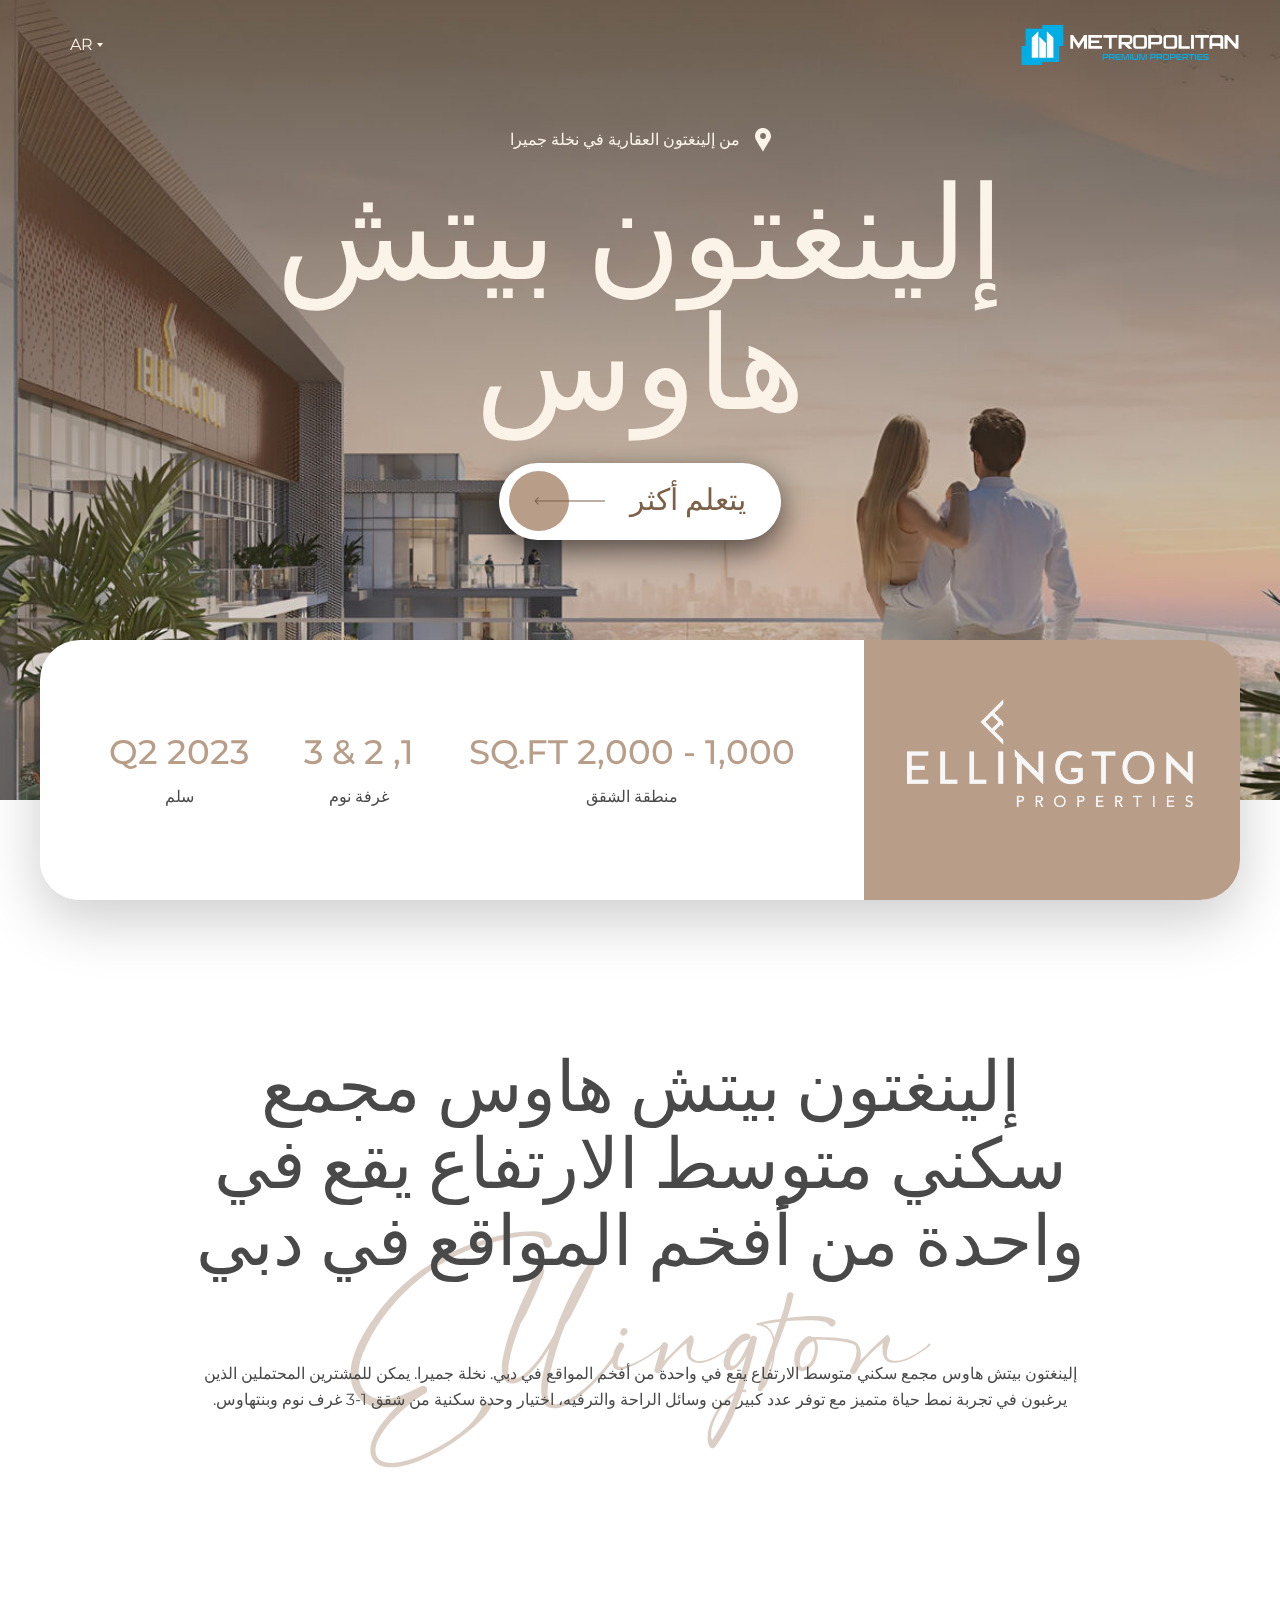
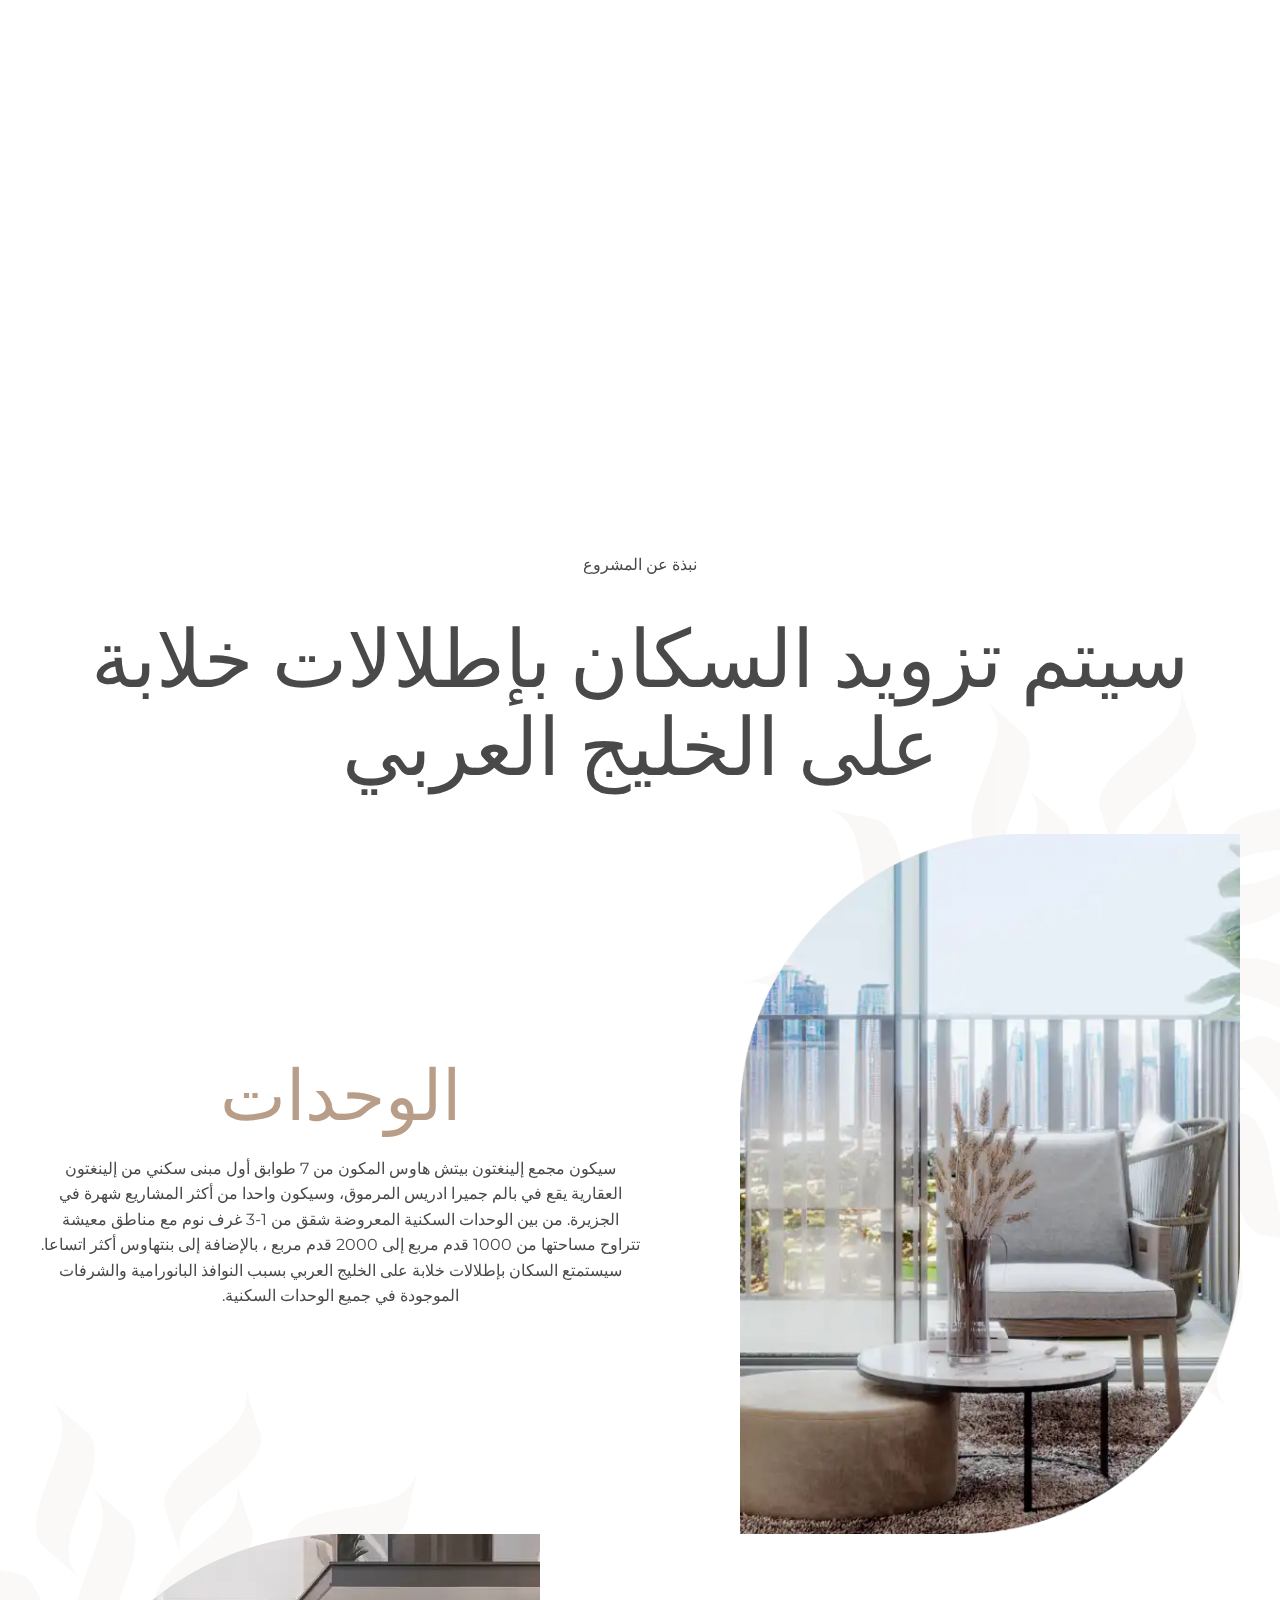
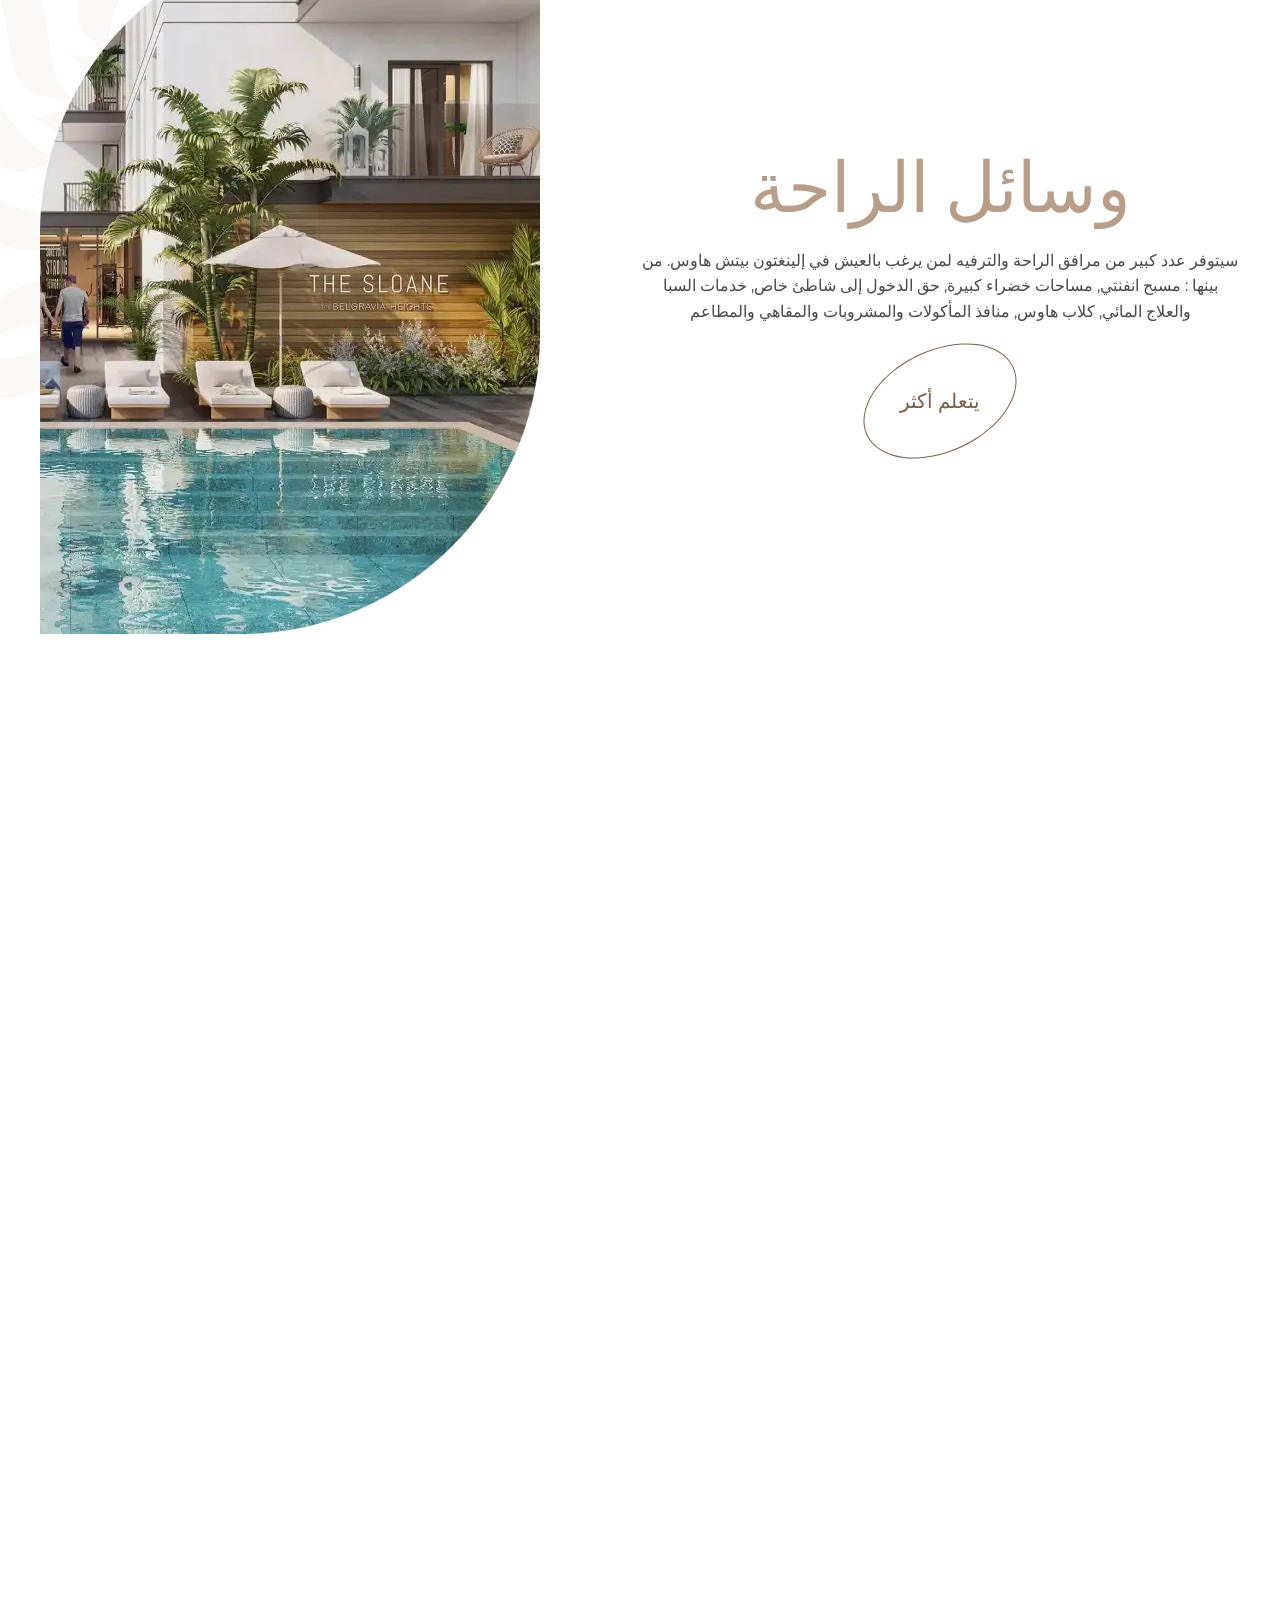
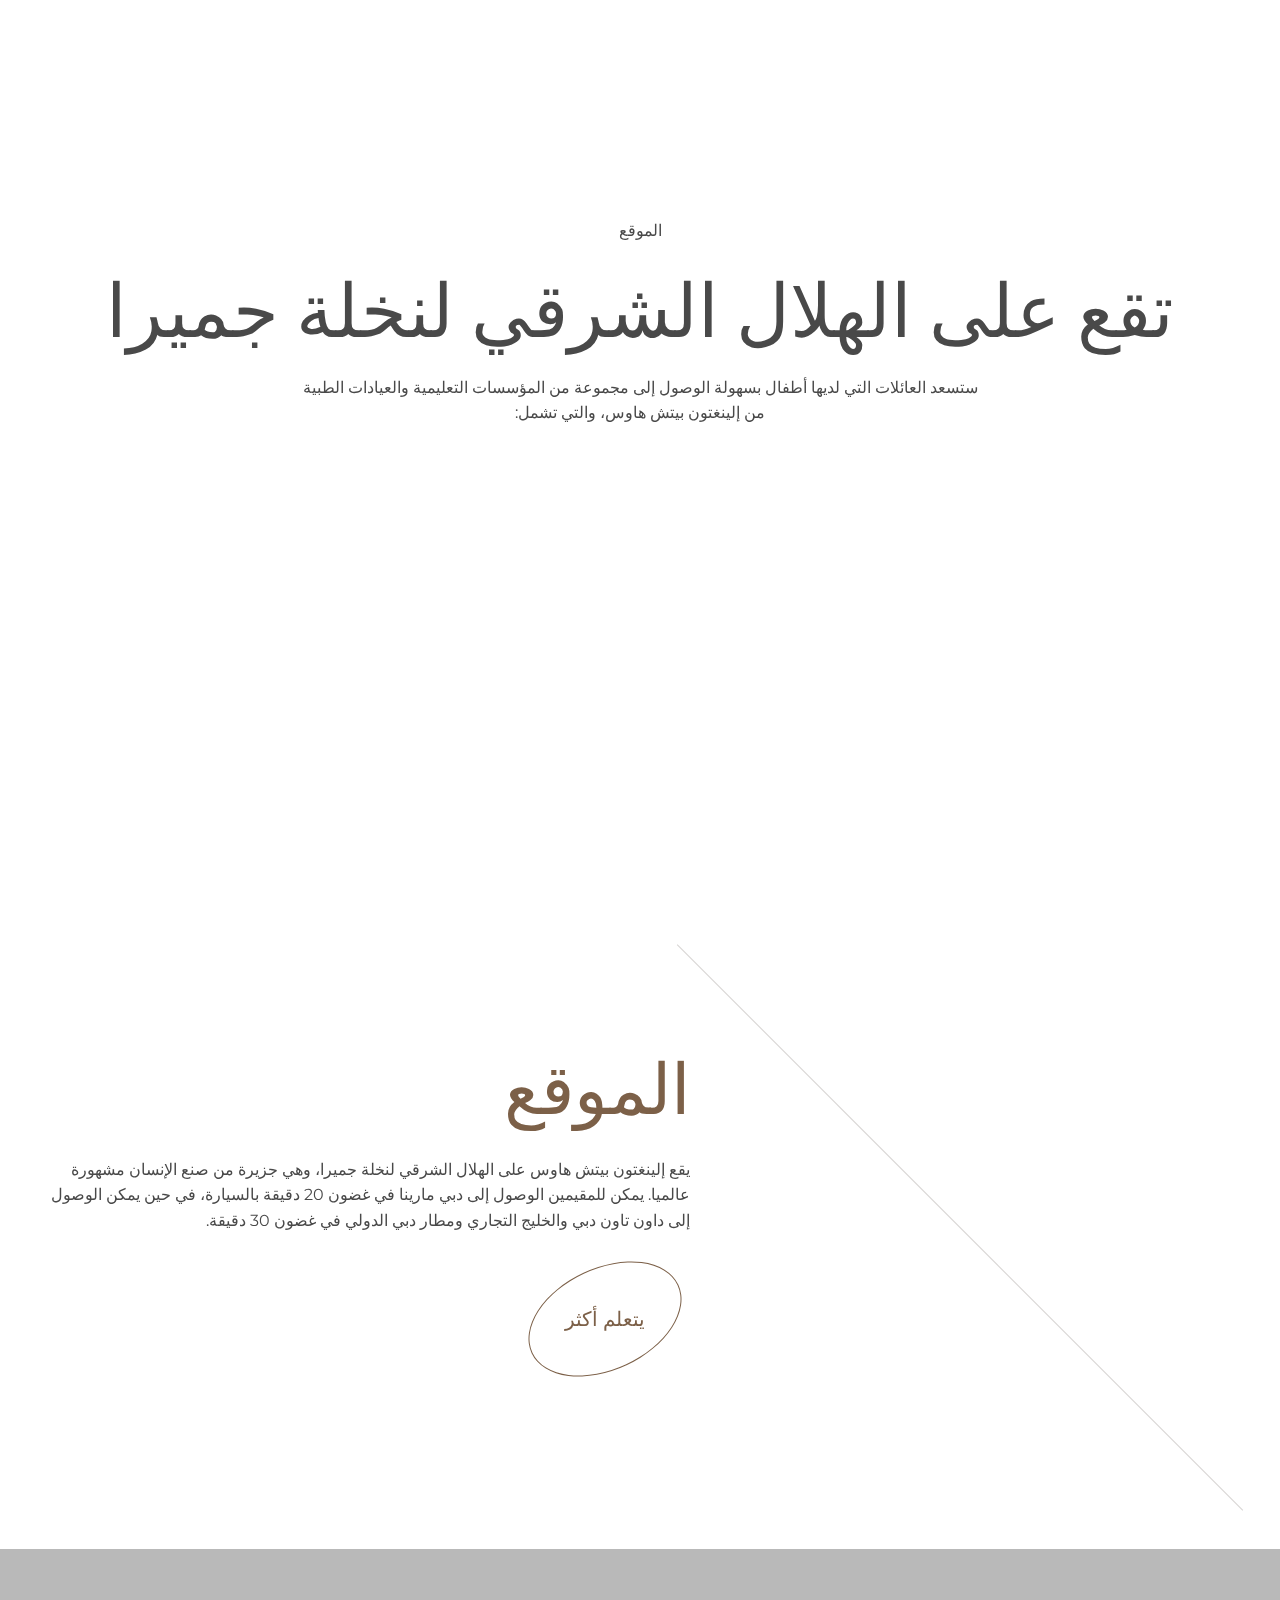
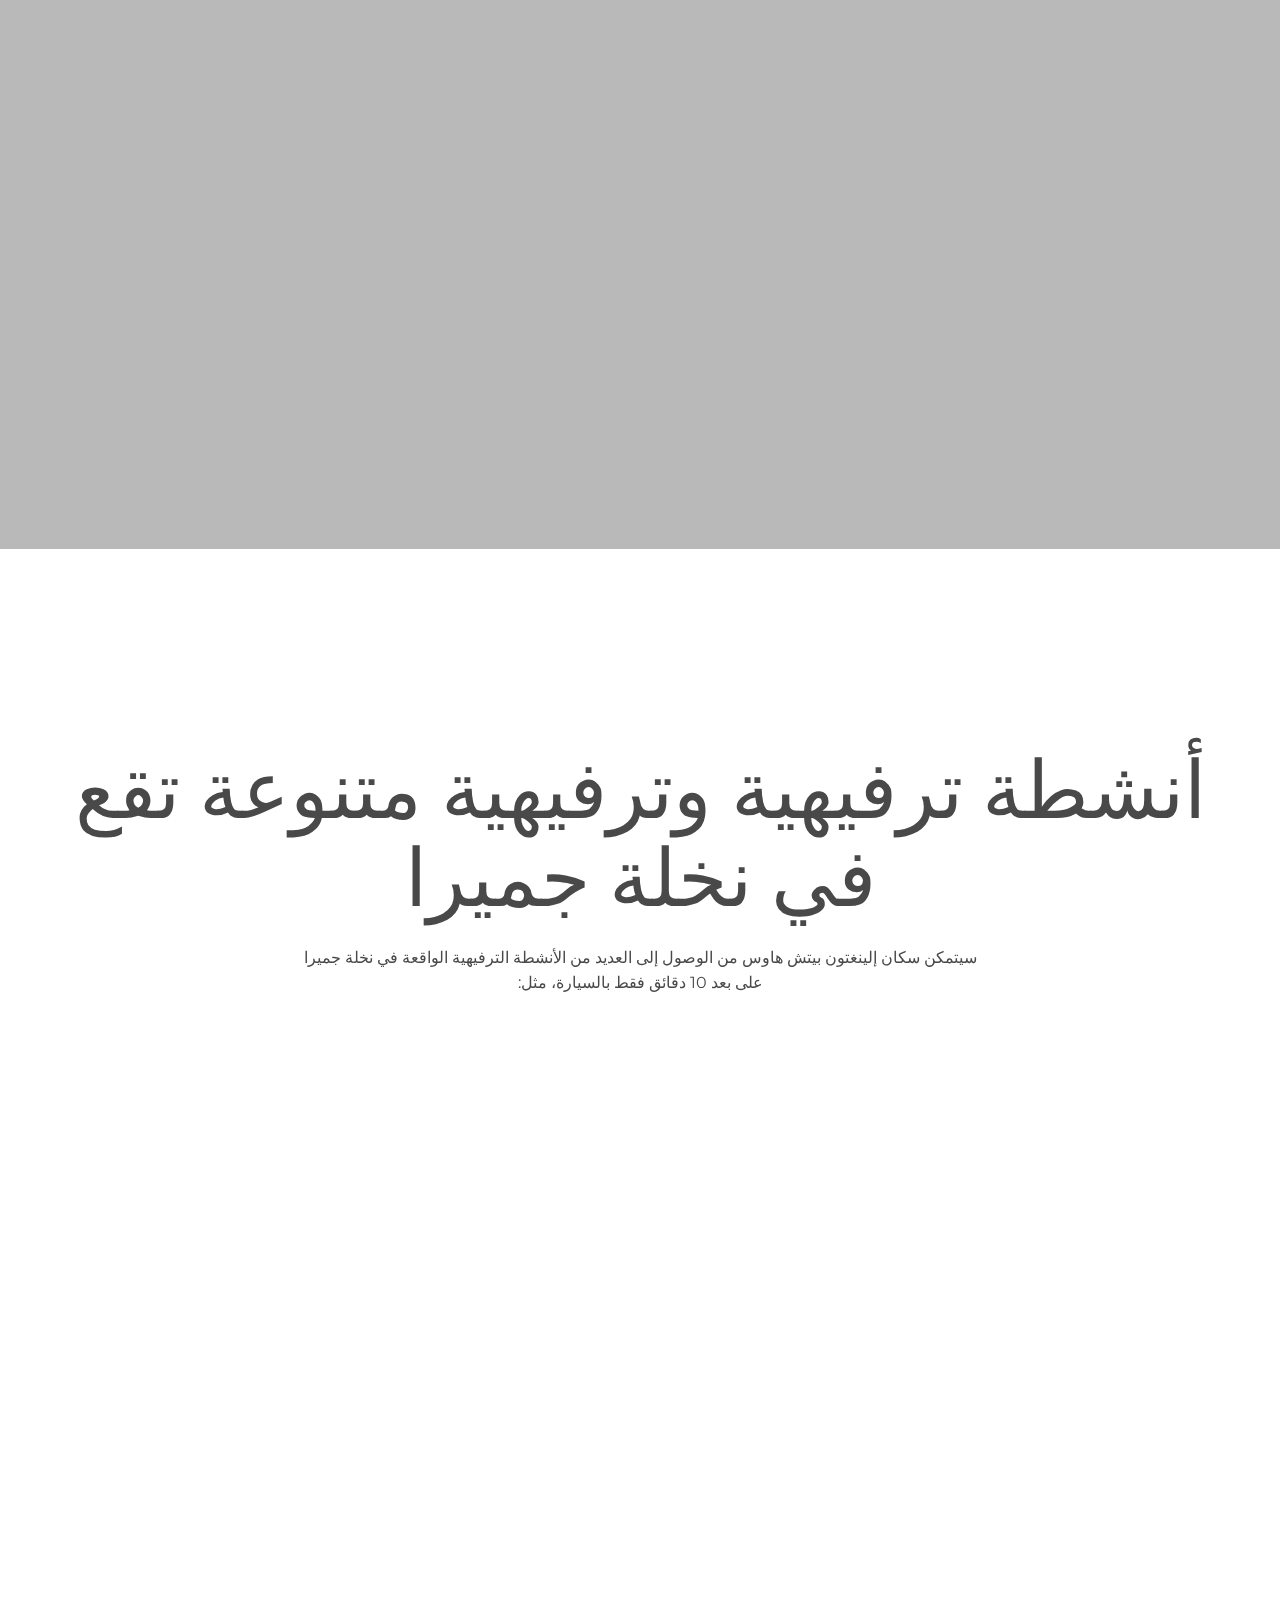
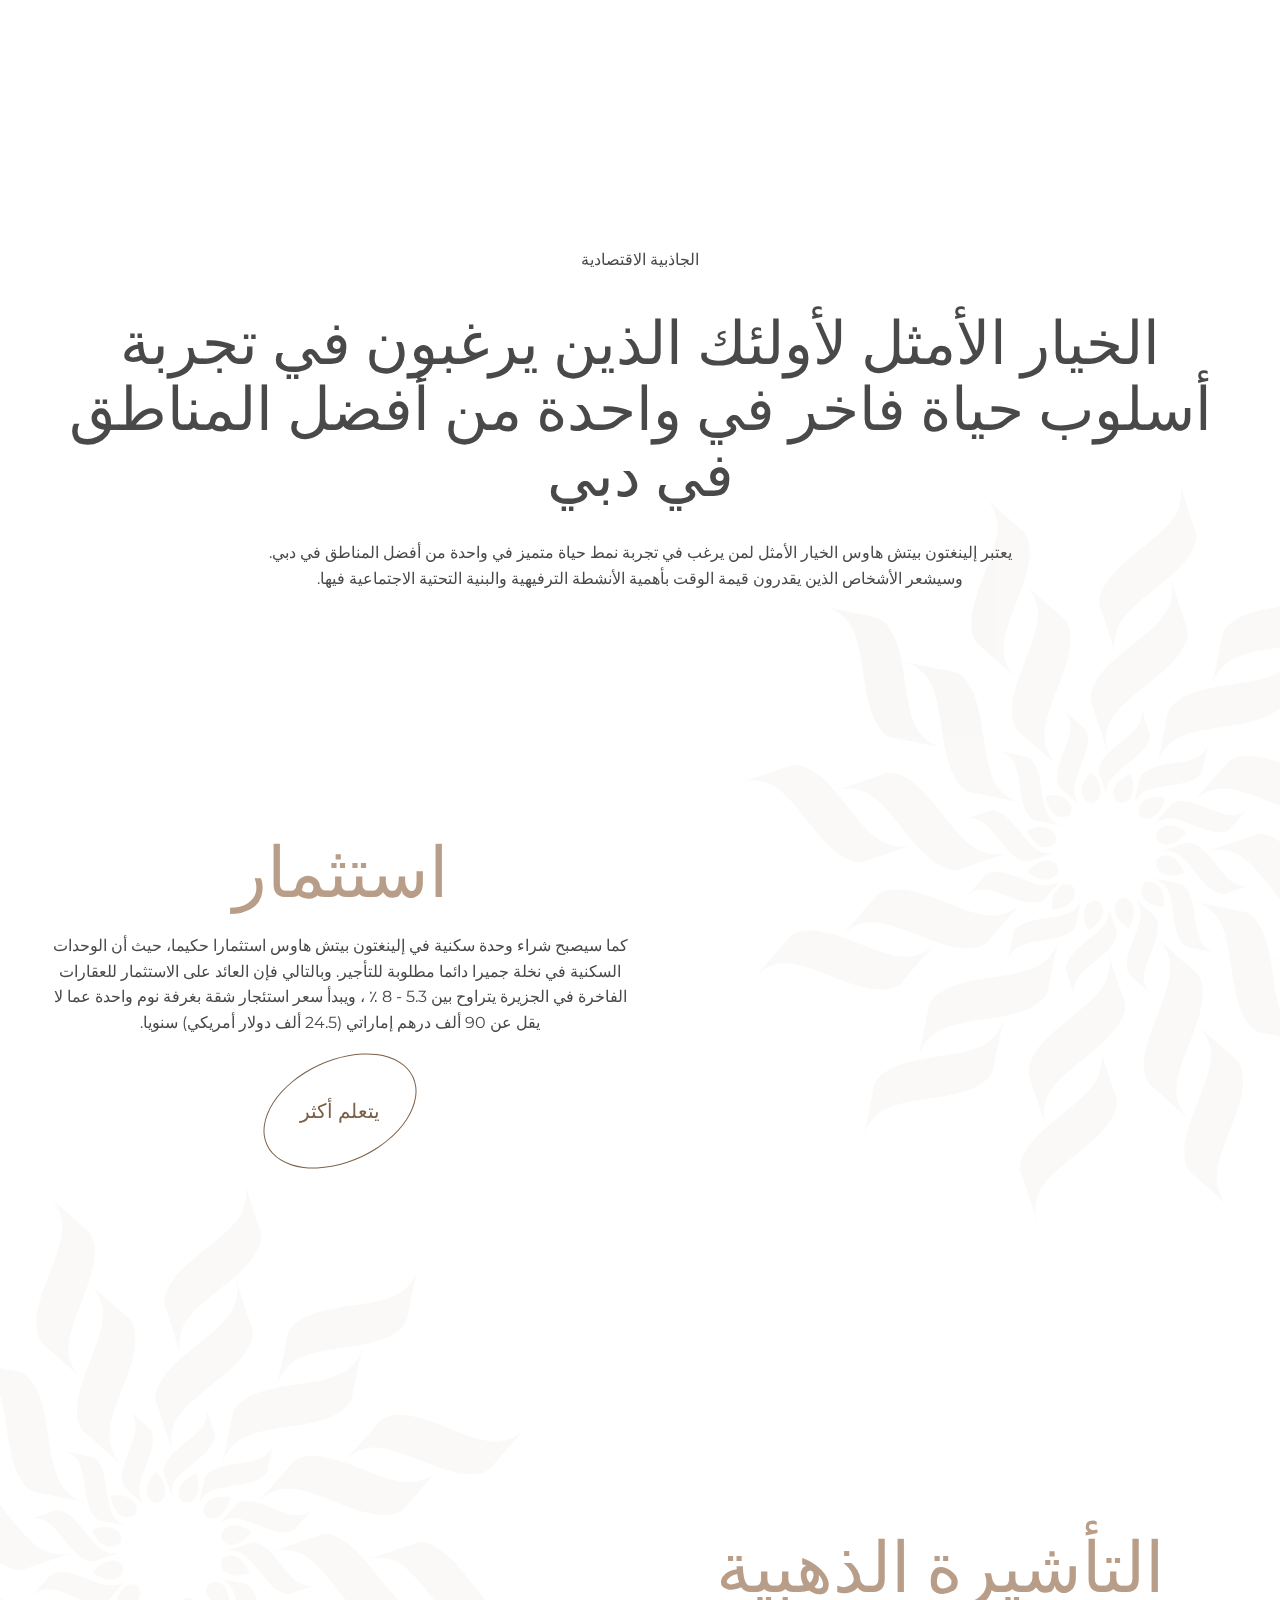
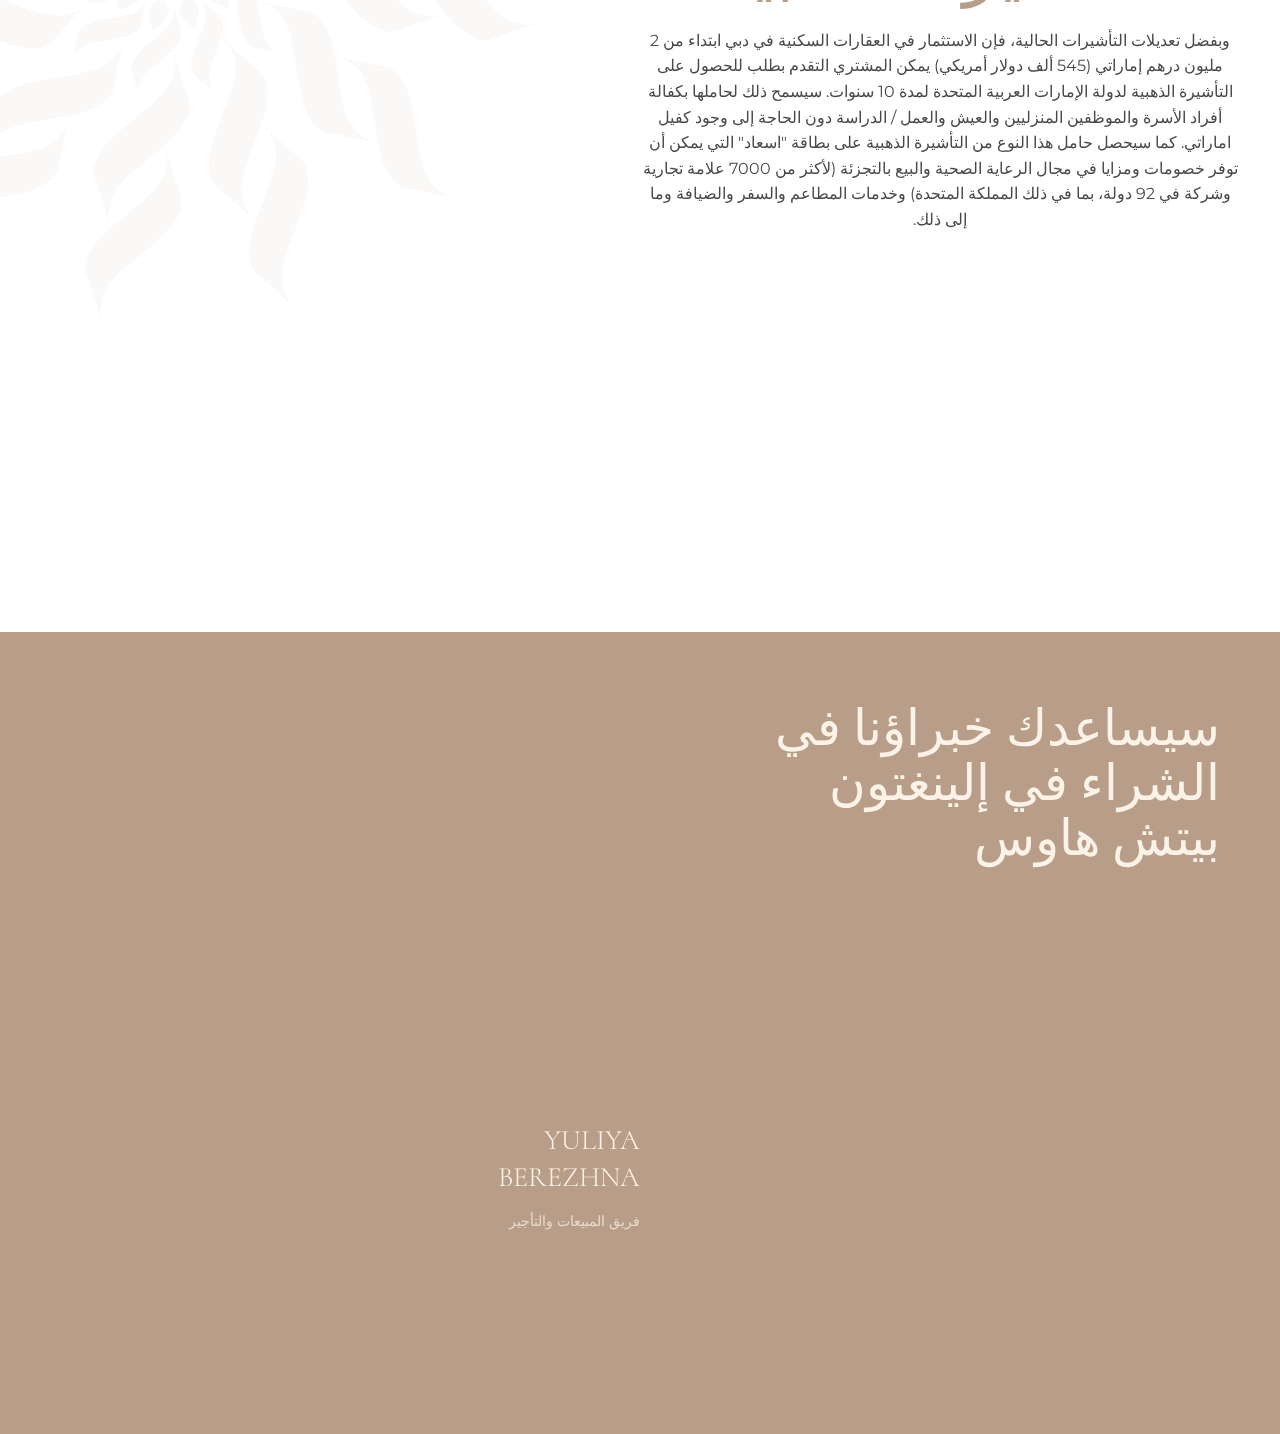
<file: app/ar/index.html>
<!DOCTYPE html>
<html lang="ar" dir="rtl">

<head>
    <meta charset="UTF-8">
    <meta name="viewport" content="width=device-width, initial-scale=1.0">
    <link rel="stylesheet" href="../css/libs/aos.css">
    <link rel="stylesheet" href="../css/style.min.css">

    <!--metatextblock-->
    <title> جميرا، دبي | شقق للبيع</title>
    <!--/metatextblock-->
    <meta name="format-detection" content="telephone=no"/>
    <link rel="shortcut icon" href="../favicon.ico" type="image/x-icon"/>

    <script>
        const mktgInt = [
            {name: 'project', value: '41498'},
            {name: 'entity', value: '368'},
            {name: 'language', value: 'AR'},
        ];
    </script>
</head>

<body>

<header>
    <div class="container">
        <div class="header">
            <img loading="lazy" src="../images/logo.svg" alt="Metropolitian Premium Properties" class="header__logo"
                 width="220" height="40">

            <div class="header__info">
                <div class="header__language">
                    <div class="header__language-current">AR</div>
                    <ul class="header__language-list">
                        <li><a href="../ru/">RU</a></li>
                        <li><a href="../de/">DE</a></li>
                        <li><a href="../">EN</a></li>
                    </ul>
                </div>

                <div class="header__phone"></div>
            </div>
        </div>
    </div>
</header>

<main class="main">
    <section class="section-intro">
        <div class="container">
            <div class="intro">
                <div class="intro__location">
                    <svg xmlns="http://www.w3.org/2000/svg" width="16" height="25" viewBox="0 0 16 25" fill="none">
                        <path
                                d="M15.55 5.94263C15.5167 5.84017 15.4584 5.67794 15.375 5.45595C15.2917 5.23395 15.2334 5.0888 15.2 5.0205C14.5 3.347 13.475 2.10895 12.125 1.30636C10.775 0.503761 9.36671 0.102463 7.90005 0.102463C6.00005 0.102463 4.28338 0.742832 2.75005 2.02357C1.21672 3.30431 0.316715 5.10588 0.0500488 7.42828V8.40164L0.100049 8.65779V9.0164C0.166715 9.56285 0.341715 10.1861 0.625049 10.8863C0.908382 11.5864 1.16672 12.1499 1.40005 12.5768C1.63338 13.0038 2.00838 13.6527 2.52505 14.5236C3.04172 15.3945 3.38338 15.9665 3.55005 16.2398C4.51672 17.9133 6.00005 20.3893 8.00005 23.668C8.26672 23.224 9.18338 21.6189 10.75 18.8525C10.8167 18.75 10.9417 18.5451 11.125 18.2377C11.3084 17.9303 11.4334 17.6913 11.5 17.5205C11.5667 17.418 11.675 17.2729 11.825 17.085C11.975 16.8972 12.0834 16.7521 12.15 16.6496C12.3834 16.2056 12.8917 15.3603 13.675 14.1137C14.4584 12.8671 15.0334 11.8169 15.4 10.9631C15.7667 10.1093 15.95 9.27255 15.95 8.45287V7.32582C15.95 6.95014 15.8167 6.48908 15.55 5.94263ZM7.95005 11.0143C6.65005 11.0143 5.75005 10.3654 5.25005 9.06763C5.21672 8.89686 5.20005 8.64071 5.20005 8.29918V7.6332C5.20005 6.77938 5.48338 6.12193 6.05005 5.66086C6.61672 5.1998 7.28338 4.96927 8.05005 4.96927C8.88338 4.96927 9.57505 5.25957 10.125 5.84017C10.675 6.42077 10.95 7.13798 10.95 7.99181C10.95 8.84563 10.6584 9.56285 10.075 10.1434C9.49171 10.724 8.78338 11.0143 7.95005 11.0143Z"
                                fill="#FCF3E8"></path>
                    </svg>

                    <span>من إلينغتون العقارية في نخلة جميرا</span>
                </div>

                <h1 class="intro__title">إلينغتون بيتش هاوس</h1>

                <div class="intro__more popup-more">
                    <div class="intro__more-button">
                        <span>يتعلم أكثر</span>
                        <svg xmlns="http://www.w3.org/2000/svg" width="71" height="8" viewBox="0 0 71 8" fill="none">
                            <path
                                    d="M70.3536 4.35356C70.5488 4.1583 70.5488 3.84171 70.3536 3.64645L67.1716 0.464472C66.9763 0.26921 66.6597 0.26921 66.4645 0.464472C66.2692 0.659734 66.2692 0.976317 66.4645 1.17158L69.2929 4.00001L66.4645 6.82843C66.2692 7.0237 66.2692 7.34028 66.4645 7.53554C66.6597 7.7308 66.9763 7.7308 67.1716 7.53554L70.3536 4.35356ZM-4.37114e-08 4.5L70 4.50001L70 3.50001L4.37114e-08 3.5L-4.37114e-08 4.5Z"
                                    fill="#7C6048"></path>
                        </svg>
                    </div>
                </div>

                <div class="intro__info">
                    <div class="intro__info-left">
                        <picture>
                            <source srcset="../images/logo-ellington.webp" type="image/webp">
                            <source srcset="../images/logo-ellington.png" type="image/png">
                            <img loading="lazy" src="../images/logo-ellington.png" alt="Ellington Properties" width="300"
                                 height="119">
                        </picture>
                    </div>
                    <div class="intro__info-right">
                        <ul class="intro__info-list">
                            <li>
                                <div>1,000 - 2,000 SQ.FT</div>
                                <span>منطقة الشقق</span>
                            </li>

                            <li>
                                <div>1, 2 & 3</div>
                                <span>غرفة نوم</span>
                            </li>

                            <li>
                                <div>Q2 2023</div>
                                <span>سلم</span>
                            </li>
                        </ul>
                    </div>
                </div>
            </div>
        </div>
    </section>

    <section class="section-ellington">
        <div class="container">
            <div class="ellington">
                <div class="ellington__text">
                    <div class="ellington__title">إلينغتون بيتش هاوس مجمع سكني متوسط الارتفاع يقع في واحدة من أفخم
                        المواقع في
                        دبي
                    </div>
                    <svg class="ellington__img-text" xmlns="http://www.w3.org/2000/svg" width="590" height="240"
                         viewBox="0 0 423 174" fill="none">
                        <path
                                d="M147.599 9.04736C147.759 10.6489 147.319 11.75 146.278 12.3506C145.237 12.9111 144.176 12.9512 143.095 12.4707C142.014 11.9502 141.493 10.8892 141.533 9.2876C141.613 7.68604 140.933 6.56494 139.491 5.92432C138.09 5.24365 136.688 4.80322 135.287 4.60303C132.084 4.20264 128.861 4.20264 125.618 4.60303C122.415 5.00342 119.231 5.52393 116.068 6.16455C110.903 7.20557 105.798 8.4668 100.753 9.94824C80.4136 15.834 62.2759 25.8438 46.3403 39.9775C30.4048 54.0713 18.353 70.8877 10.1851 90.4268C9.18408 93.0693 8.44336 95.792 7.96289 98.5947C7.48242 101.397 7.40234 104.22 7.72266 107.063C8.32324 111.708 10.0449 115.431 12.8877 118.234C15.7705 121.077 19.5742 122.558 24.2988 122.678C29.2637 122.598 34.0684 121.637 38.7129 119.795C43.4775 117.994 48.1621 115.852 52.7666 113.369C53.5273 112.969 54.2881 112.889 55.0488 113.129C55.8096 113.369 56.4102 113.87 56.8506 114.63C57.2109 115.351 57.271 116.092 57.0308 116.853C56.8306 117.613 56.3701 118.194 55.6494 118.594C55.6494 118.634 55.6494 118.654 55.6494 118.654C55.6494 118.654 55.6294 118.654 55.5894 118.654C55.3892 118.774 55.189 118.875 54.9888 118.955C51.9458 120.636 48.2422 123.219 43.8779 126.702C39.5537 130.186 35.3496 134.129 31.2656 138.534C27.2217 142.978 24.0786 147.382 21.8364 151.747C19.6343 156.151 19.1338 160.075 20.335 163.518C21.5361 166 23.438 167.562 26.0405 168.203C28.6831 168.843 31.3057 169.023 33.9082 168.743C40.4746 167.902 46.8208 166.141 52.9468 163.458C59.0728 160.815 64.9585 157.772 70.604 154.329C74.0073 152.207 77.5308 149.745 81.1743 146.942C84.8179 144.139 88.1011 141.056 91.0239 137.693C93.9868 134.33 96.1489 130.686 97.5103 126.762C97.9507 125.521 98.6914 124.82 99.7324 124.66C100.813 124.5 101.754 124.76 102.555 125.441C103.356 126.122 103.616 127.123 103.336 128.444C101.614 131.647 99.5122 134.51 97.0298 137.032C94.5474 139.555 91.9448 141.957 89.2222 144.239C89.022 144.399 88.8218 144.56 88.6216 144.72C85.1382 147.723 80.6738 151.006 75.2285 154.569C69.8232 158.173 63.9775 161.496 57.6914 164.539C51.4053 167.582 45.2593 169.764 39.2534 171.085C33.2876 172.447 28.0225 172.367 23.458 170.845C20.5752 169.724 18.4531 167.762 17.0918 164.959C15.6104 161.436 15.6304 157.492 17.1519 153.128C18.7134 148.764 21.1958 144.339 24.5991 139.855C28.0024 135.371 31.7461 131.146 35.8301 127.183C32.3867 128.144 28.9434 128.664 25.5 128.744C22.0566 128.824 18.6533 128.224 15.29 126.942C11.6465 125.421 8.68359 123.079 6.40137 119.916C4.15918 116.752 2.73779 113.269 2.13721 109.465C1.33643 104.46 1.57666 99.5557 2.85791 94.751C4.13916 89.9062 5.9209 85.2817 8.20312 80.8774C17.6123 62.6597 30.2847 47.1045 46.2202 34.2119C62.1958 21.3193 80.0532 12.1304 99.7925 6.64502C105.478 5.04346 111.204 3.68213 116.969 2.56104C122.775 1.3999 128.661 0.819336 134.626 0.819336C137.509 0.779297 140.212 1.35986 142.734 2.56104C145.297 3.72217 146.918 5.88428 147.599 9.04736ZM191.502 91.748C191.782 91.3477 192.123 91.1675 192.523 91.2075C192.923 91.2476 193.224 91.4478 193.424 91.8081C193.664 92.1284 193.664 92.5088 193.424 92.9492C190.621 97.1133 187.018 101.658 182.613 106.583C178.209 111.547 173.464 116.052 168.379 120.096C163.334 124.18 158.45 127.022 153.725 128.624C150.882 129.505 148.22 129.545 145.737 128.744C143.295 127.943 141.613 126.001 140.692 122.918C139.691 118.674 139.571 114.07 140.332 109.105C141.093 104.18 142.074 99.4956 143.275 95.0513C143.435 94.3306 143.615 93.6099 143.815 92.8892C144.496 90.4067 145.217 87.9443 145.978 85.502C142.774 90.7871 139.291 95.6519 135.527 100.096C131.804 104.541 127.92 107.844 123.876 110.006C122.194 110.887 120.333 111.307 118.291 111.267C116.249 111.227 114.587 110.366 113.306 108.685C111.104 105.241 110.703 99.876 112.104 92.5889C113.466 85.2617 115.768 77.314 119.011 68.7456C122.294 60.1372 125.698 52.1494 129.221 44.7822C132.745 37.415 135.587 31.9497 137.75 28.3862C138.35 27.4253 139.151 27.0449 140.152 27.2451C141.153 27.4453 141.793 28.0859 142.074 29.167C142.114 29.8076 141.994 30.5283 141.713 31.3291C141.473 32.1299 141.193 32.9106 140.873 33.6714C140.672 34.2319 140.492 34.7324 140.332 35.1729C137.129 43.2607 133.625 51.2285 129.822 59.0762C129.461 59.7568 129.121 60.4175 128.801 61.0581C127.76 63.3003 126.519 65.4224 125.077 67.4243C123.315 71.9888 121.674 76.6133 120.152 81.2979C118.23 87.0234 116.889 92.8491 116.128 98.7749C116.128 99.1753 116.108 99.6357 116.068 100.156C115.868 101.838 115.888 103.54 116.128 105.261C116.369 106.983 117.29 107.964 118.891 108.204C122.655 108.004 126.499 105.942 130.422 102.018C134.386 98.0942 137.99 93.6699 141.233 88.7451C144.516 83.8203 147.039 79.7563 148.8 76.5532C148.84 76.4731 148.88 76.4131 148.92 76.373C148.92 76.333 148.94 76.2729 148.98 76.1929C154.065 61.2983 160.492 47.0244 168.259 33.3711C170.061 30.248 172.083 27.2051 174.325 24.2422C174.806 23.6416 175.406 23.3413 176.127 23.3413C176.848 23.3413 177.448 23.6216 177.929 24.1821C178.169 24.4624 178.329 24.7827 178.409 25.1431C178.489 25.5034 178.489 25.8438 178.409 26.1641C178.009 27.6455 177.488 29.0869 176.848 30.4883C176.607 31.0088 176.387 31.5093 176.187 31.9897C172.183 40.9985 167.899 49.8672 163.334 58.5957C162.934 59.3164 162.534 60.0571 162.133 60.8179C160.812 63.4604 159.23 65.9629 157.389 68.3252C152.704 80.0566 148.98 92.0884 146.218 104.42C145.857 106.062 145.457 108.304 145.017 111.147C144.616 113.99 144.456 116.732 144.536 119.375C144.656 122.058 145.297 124 146.458 125.201C148.94 126.482 151.583 126.582 154.386 125.501C157.229 124.42 159.771 123.159 162.013 121.717C162.093 121.677 162.153 121.637 162.193 121.597C167.318 118.194 172.063 114.31 176.427 109.946C180.832 105.622 184.896 100.997 188.619 96.0723C189.66 94.6709 190.621 93.2295 191.502 91.748ZM228.078 82.5591C229.079 82.439 229.419 82.6592 229.099 83.2197C228.818 83.7402 228.118 84.4609 226.997 85.3818C225.875 86.3027 224.634 87.2637 223.273 88.2646C221.952 89.2256 220.75 90.0664 219.669 90.7871C218.588 91.4678 217.928 91.8682 217.688 91.9883C214.685 93.8701 211.602 95.6318 208.438 97.2734C205.275 98.875 201.952 100.136 198.469 101.057C195.626 101.898 193.664 101.417 192.583 99.6157C191.502 97.814 191.182 95.6519 191.622 93.1294C192.062 89.1655 193.444 85.562 195.766 82.3188C196.447 81.5581 197.188 81.2979 197.988 81.5381C198.829 81.7383 199.45 82.2188 199.85 82.9795C200.25 83.7002 200.15 84.481 199.55 85.3218C198.229 87.2036 197.127 89.3057 196.247 91.6279C195.366 93.9102 195.085 96.1924 195.406 98.4746C196.247 99.2754 197.408 99.5356 198.889 99.2554C200.371 98.9751 201.772 98.5547 203.093 97.9941C203.734 97.7539 204.294 97.5737 204.775 97.4536C209.059 95.6919 213.183 93.5898 217.147 91.1475C221.151 88.7051 224.794 85.8423 228.078 82.5591ZM199.55 76.6133C198.068 76.4131 197.288 75.7524 197.208 74.6313C197.167 73.5103 197.568 72.5293 198.409 71.6885C199.29 70.8477 200.331 70.7876 201.532 71.5083C202.252 72.0288 202.573 72.6895 202.493 73.4902C202.413 74.251 202.092 74.9517 201.532 75.5923C200.971 76.2329 200.311 76.5732 199.55 76.6133ZM278.827 82.6191C279.027 82.3789 279.248 82.2988 279.488 82.3789C279.728 82.4189 279.908 82.5391 280.028 82.7393C280.148 82.9395 280.128 83.1597 279.968 83.3999C279.568 83.8804 279.147 84.3008 278.707 84.6611C276.265 86.543 273.122 88.665 269.278 91.0273C265.474 93.3896 261.59 95.0713 257.626 96.0723C253.703 97.0332 250.339 96.3726 247.537 94.0903C246.496 93.0093 245.795 91.2876 245.435 88.9253C245.114 86.5229 245.114 84.2007 245.435 81.9585C241.631 84.8413 237.967 88.1445 234.444 91.8682C230.96 95.5518 228.218 99.3154 226.216 103.159C225.695 103.76 225.075 104.04 224.354 104C223.633 103.96 223.033 103.68 222.552 103.159C222.072 102.599 221.912 101.918 222.072 101.117C222.792 97.874 223.693 94.6509 224.774 91.4478C225.175 90.1665 225.555 88.8853 225.916 87.604C225.916 87.604 225.916 87.584 225.916 87.5439C226.356 86.1426 226.736 84.7212 227.057 83.2798C227.337 82.2788 227.897 81.6982 228.738 81.5381C229.579 81.3379 230.34 81.498 231.021 82.0186C231.701 82.499 231.941 83.2598 231.741 84.3008C231.061 87.1836 230.26 90.0664 229.339 92.9492C229.099 93.6299 228.878 94.2905 228.678 94.9312C231.401 92.4087 234.063 89.8062 236.666 87.1235C240.189 83.4399 243.853 79.9565 247.657 76.6733C248.137 76.2729 248.578 76.2129 248.978 76.4932C249.418 76.7734 249.779 77.2339 250.059 77.8745C250.5 78.9556 250.6 80.0967 250.359 81.2979C250.159 82.499 249.839 83.7002 249.398 84.9014C248.918 86.2627 248.558 87.624 248.317 88.9854C248.117 90.3066 248.357 91.5879 249.038 92.8291C250.8 94.4707 252.862 95.2114 255.224 95.0513C257.626 94.8911 260.029 94.2905 262.431 93.2495C264.874 92.2085 266.996 91.1675 268.797 90.1265C269.078 89.9663 269.378 89.7861 269.698 89.5859C273.142 87.7041 276.185 85.3818 278.827 82.6191ZM291.8 77.9346C292.28 77.1738 292.901 76.7734 293.662 76.7334C294.462 76.6533 295.123 76.8735 295.644 77.394C296.204 77.8745 296.384 78.5552 296.184 79.436C293.381 91.6079 290.078 103.68 286.274 115.651C286.915 115.571 287.456 115.591 287.896 115.711C288.376 115.832 288.637 116.192 288.677 116.792C288.597 117.033 288.457 117.233 288.256 117.393C288.056 117.553 287.836 117.613 287.596 117.573C286.955 117.453 286.314 117.413 285.674 117.453C283.271 124.7 280.389 131.807 277.025 138.774C273.902 145.14 270.259 151.266 266.095 157.152C265.614 157.792 265.014 158.133 264.293 158.173C263.532 158.253 262.872 158.033 262.311 157.512C261.39 156.471 260.83 154.569 260.629 151.807C260.389 149.084 260.649 146.381 261.41 143.699C262.812 138.734 265.194 133.789 268.557 128.864C271.88 123.939 275.924 120.156 280.689 117.513C283.612 108.945 286.154 100.276 288.316 91.5078C286.835 93.8701 285.153 96.0723 283.271 98.1143C280.669 100.877 278.146 102.058 275.704 101.658C273.222 101.257 272.041 99.0952 272.161 95.1714C272.641 92.0884 273.662 89.1655 275.224 86.4028C276.785 83.6401 278.727 81.1377 281.049 78.8955C283.492 76.7334 285.554 75.4922 287.235 75.1719C288.917 74.8516 290.138 75.0317 290.899 75.7124C291.66 76.3931 291.88 77.1938 291.56 78.1147C291.239 78.9956 290.318 79.5762 288.797 79.8564C286.955 80.2568 284.993 81.6382 282.911 84.0005C280.869 86.3228 279.248 88.8853 278.046 91.688C276.805 94.4507 276.525 96.6729 277.206 98.3545L276.905 98.2344C278.427 98.875 279.888 98.5146 281.29 97.1533C282.731 95.792 284.032 94.0503 285.193 91.9282C286.395 89.8062 287.375 87.9043 288.136 86.2227C288.417 85.6221 288.677 85.1016 288.917 84.6611C289.438 83.46 289.958 82.2388 290.479 80.9976C290.919 79.9966 291.359 78.9756 291.8 77.9346ZM263.752 152.467C270.599 142.137 276.004 131.207 279.968 119.675C275.764 122.318 272.241 125.901 269.398 130.426C266.515 134.99 264.553 139.515 263.512 143.999C263.472 144.039 263.452 144.099 263.452 144.179C263.252 145.42 263.112 146.822 263.032 148.383C262.952 149.945 263.192 151.306 263.752 152.467ZM352.099 65.082C353.06 65.7627 353.44 66.5835 353.24 67.5444C353.08 68.5054 352.579 69.2461 351.738 69.7666C350.938 70.2471 350.037 70.127 349.036 69.4062C348.035 67.9248 346.633 66.9639 344.832 66.5234C343.07 66.043 341.248 65.7627 339.366 65.6826C338.646 65.6426 337.945 65.5825 337.264 65.5024C330.738 65.2622 324.191 65.4224 317.625 65.9829C315.423 72.4292 313.081 78.8555 310.598 85.2617C310.238 86.2627 309.857 87.2837 309.457 88.3247C308.977 93.77 307.996 98.6948 306.514 103.099C306.234 103.94 305.934 104.781 305.613 105.622C304.933 107.664 304.132 109.646 303.211 111.567C302.25 113.529 300.969 115.251 299.367 116.732C298.687 117.093 298.086 117.073 297.565 116.672C297.045 116.272 296.865 115.711 297.025 114.991C300.028 104.1 303.471 93.2896 307.355 82.5591C307.595 81.8784 307.835 81.1978 308.076 80.5171C307.675 77.9146 306.834 75.6323 305.553 73.6704C304.272 71.6685 302.35 70.2871 299.788 69.5264C299.347 69.3262 298.747 69.2261 297.986 69.2261C297.425 69.2261 296.925 69.186 296.484 69.106C296.044 68.9858 295.824 68.7056 295.824 68.2651C295.864 68.105 295.944 67.9648 296.064 67.8447C296.184 67.6846 296.324 67.5845 296.484 67.5444C301.049 66.4634 305.613 65.5825 310.178 64.9019C311.179 64.7817 312.28 64.6416 313.481 64.4814C313.481 64.4414 313.501 64.3813 313.541 64.3013C313.581 64.2212 313.601 64.1411 313.601 64.061C313.921 63.1001 314.222 62.1392 314.502 61.1782C316.063 56.6538 317.225 52.0894 317.985 47.4849C318.105 46.4438 318.566 45.7632 319.367 45.4429C320.208 45.0825 320.988 45.0825 321.709 45.4429C322.47 45.7632 322.83 46.4639 322.79 47.5449C321.589 53.0303 320.107 58.4756 318.346 63.8809C322.27 63.3203 326.394 62.8799 330.718 62.5596C335.082 62.1992 339.166 62.1792 342.97 62.4995C346.773 62.8198 349.816 63.6807 352.099 65.082ZM301.89 110.006C303.451 107.644 304.712 104.921 305.673 101.838C306.594 98.7148 307.275 95.752 307.715 92.9492C305.593 98.5947 303.651 104.28 301.89 110.006ZM308.796 78.355C310.198 74.3911 311.539 70.4272 312.82 66.4634C308.736 66.9438 304.652 67.5645 300.568 68.3252C302.851 69.166 304.672 70.4673 306.034 72.229C307.355 73.9507 308.276 75.9927 308.796 78.355ZM421.887 82.3789C422.327 82.6592 422.207 83.1597 421.526 83.8804C420.886 84.561 419.945 85.3418 418.704 86.2227C417.502 87.0635 416.261 87.8843 414.98 88.6851C413.739 89.4458 412.758 90.0464 412.037 90.4868C411.717 90.687 411.497 90.8271 411.376 90.9072C408.133 92.9092 404.69 94.4707 401.046 95.5918C398.364 96.3525 395.721 96.4927 393.119 96.0122C390.516 95.4917 388.754 93.73 387.833 90.7271C387.273 88.4048 387.133 86.0625 387.413 83.7002C387.493 83.2998 387.553 82.8193 387.593 82.2588C387.633 82.0986 387.653 81.9185 387.653 81.7183C382.248 85.9624 377.343 90.707 372.939 95.9521C371.417 97.7539 370.096 99.6758 368.975 101.718C368.855 101.998 368.755 102.258 368.675 102.499H368.615C368.575 102.539 368.535 102.579 368.495 102.619C368.455 102.779 368.395 102.919 368.314 103.039C368.034 103.68 367.594 104.1 366.993 104.3C366.433 104.541 365.832 104.541 365.191 104.3C364.431 103.94 363.97 103.399 363.81 102.679C363.65 101.918 363.81 101.197 364.291 100.517C365.051 99.1152 365.752 97.7139 366.393 96.3125C367.754 93.5498 368.455 90.687 368.495 87.7241C368.455 86.9634 368.354 86.2227 368.194 85.502C368.074 84.7812 367.794 84.1206 367.354 83.52C366.513 82.6792 364.371 81.9585 360.927 81.3579C357.524 80.7573 353.74 80.2969 349.576 79.9766C345.452 79.6562 341.909 79.5361 338.946 79.6162C340.507 82.0986 340.948 85.2417 340.267 89.0454C339.586 92.8491 338.425 95.752 336.784 97.7539C334.982 100.156 332.62 101.698 329.697 102.378C327.455 102.378 325.853 101.618 324.892 100.096C323.891 98.5347 323.371 96.6929 323.331 94.5708C323.25 92.4487 323.471 90.5669 323.991 88.9253C324.672 86.4028 325.813 84.1006 327.415 82.0186C329.016 79.8965 331.018 78.2549 333.42 77.0938C334.542 76.6533 335.442 76.7935 336.123 77.5142C336.083 77.5542 336.043 77.5942 336.003 77.6343C336.083 77.6343 336.143 77.6343 336.183 77.6343C338.866 77.5942 342.549 77.6543 347.234 77.8145C351.918 77.9346 356.403 78.335 360.687 79.0156C364.971 79.6963 367.814 80.8174 369.215 82.3789C370.537 84.1807 371.297 86.1426 371.498 88.2646C371.698 90.3467 371.558 92.4688 371.077 94.6309C373.039 92.749 374.941 90.8472 376.783 88.9253C378.985 86.6431 381.187 84.481 383.389 82.439C385.431 80.4771 387.533 78.5352 389.695 76.6133C390.696 75.8125 391.597 76.1128 392.398 77.5142C392.798 78.355 392.918 79.2158 392.758 80.0967C392.598 80.9375 392.338 81.7783 391.978 82.6191C391.737 83.2598 391.557 83.8804 391.437 84.481C391.397 84.521 391.377 84.5811 391.377 84.6611C390.776 86.5029 390.456 88.3647 390.416 90.2466C390.536 92.1685 391.277 93.4497 392.638 94.0903C394.04 94.731 395.641 94.9912 397.443 94.8711C399.245 94.751 400.846 94.4707 402.248 94.0303C408.253 91.8281 413.759 88.7051 418.764 84.6611C419.564 84.0205 420.285 83.3198 420.926 82.5591C421.046 82.3989 421.186 82.2988 421.346 82.2588C421.546 82.2188 421.727 82.2588 421.887 82.3789ZM329.336 99.6157C332.299 98.9351 334.501 97.2534 335.943 94.5708C337.424 91.8481 338.225 89.0454 338.345 86.1626C338.345 85.1216 338.245 84.0405 338.045 82.9194C337.885 81.7583 337.424 80.8574 336.664 80.2168C336.463 80.6973 336.083 81.0977 335.522 81.418C333.28 82.5391 331.479 84.1606 330.117 86.2827C328.756 88.3647 327.895 90.647 327.535 93.1294C327.415 93.8101 327.354 94.6309 327.354 95.5918C327.354 96.5127 327.495 97.3735 327.775 98.1743C328.055 98.9751 328.576 99.4556 329.336 99.6157ZM336.123 77.5142C336.123 77.5142 336.123 77.5342 336.123 77.5742C336.163 77.5742 336.183 77.5942 336.183 77.6343C336.143 77.5942 336.123 77.5542 336.123 77.5142Z"
                                fill="#B89E89" fill-opacity="0.5"></path>
                    </svg>
                    <div class="ellington__subtitle">إلينغتون بيتش هاوس مجمع سكني متوسط الارتفاع يقع في واحدة من أفخم
                        المواقع في
                        دبي. نخلة جميرا. يمكن للمشترين المحتملين الذين يرغبون في تجربة نمط حياة متميز مع توفر عدد كبير
                        من وسائل
                        الراحة والترفيه، اختيار وحدة سكنية من شقق 1-3 غرف نوم وبنتهاوس.
                    </div>
                </div>

                <picture>
                    <source srcset="../images/ellington/bg.webp" type="image/webp">
                    <source srcset="../images/ellington/bg.png" type="image/png">
                    <img loading="lazy" src="../images/ellington/bg.png" data-aos="fade-up" data-aos-delay="100"
                         alt="Ellington Beach House" class="ellington__bg" width="1160" height="550">
                </picture>
            </div>
        </div>
    </section>

    <section class="section-about">
        <div class="container">
            <div class="about">
                <div class="about__under-title">نبذة عن المشروع</div>
                <div class="about__title">سيتم تزويد السكان بإطلالات خلابة على الخليج العربي</div>

                <div class="uniform__cards">
                    <div class="uniform__card">
                        <div class="uniform__card-images">
                            <picture>
                                <source srcset="../images/about/1.webp" type="image/webp">
                                <source srcset="../images/about/1.png" type="image/png">
                                <img loading="lazy" src="../images/about/1.png" alt="Units" class="uniform__card-img"
                                     width="500" height="700">
                            </picture>
                            <img loading="lazy" src="../images/rotate-el.svg" alt="Ellips"
                                 class="uniform__card-rotate-img" width="735" height="740">
                        </div>

                        <div class="uniform__card-text">
                            <div class="uniform__card-title">الوحدات</div>
                            <div class="uniform__card-subtitle">سيكون مجمع إلينغتون بيتش هاوس المكون من 7 طوابق أول مبنى
                                سكني من
                                إلينغتون العقارية يقع في بالم جميرا ادريس المرموق، وسيكون واحدا من أكثر المشاريع شهرة في
                                الجزيرة. من
                                بين الوحدات السكنية المعروضة شقق من 1-3 غرف نوم مع مناطق معيشة تتراوح مساحتها من 1000
                                قدم مربع إلى
                                2000 قدم مربع ، بالإضافة إلى بنتهاوس أكثر اتساعا. سيستمتع السكان بإطلالات خلابة على
                                الخليج العربي بسبب
                                النوافذ البانورامية والشرفات الموجودة في جميع الوحدات السكنية.
                            </div>
                        </div>
                    </div>

                    <div class="uniform__card">
                        <div class="uniform__card-images">
                            <picture>
                                <source srcset="../images/about/2.webp" type="image/webp">
                                <source srcset="../images/about/2.png" type="image/png">
                                <img loading="lazy" src="../images/about/2.png" alt="Units" class="uniform__card-img"
                                     width="500" height="700">
                            </picture>
                            <img loading="lazy" src="../images/rotate-el.svg" alt="" class="uniform__card-rotate-img"
                                 width="735" height="740">
                        </div>

                        <div class="uniform__card-text">
                            <div class="uniform__card-title">وسائل الراحة</div>
                            <div class="uniform__card-subtitle">سيتوفر عدد كبير من مرافق الراحة والترفيه لمن يرغب بالعيش
                                في إلينغتون
                                بيتش هاوس. من بينها : مسبح انفنتي, مساحات خضراء كبيرة, حق الدخول إلى شاطئ خاص, خدمات
                                السبا والعلاج
                                المائي, كلاب هاوس, منافذ المأكولات والمشروبات والمقاهي والمطاعم
                            </div>
                            <div class="uniform__card-more learn-mone-btn popup-more">يتعلم أكثر</div>
                        </div>
                    </div>
                </div>
            </div>
        </div>
    </section>

    <section class="section-price">
        <div class="container">
            <div class="price" data-aos="fade-up" data-aos-delay="100">
                <picture>
                    <source srcset="../images/price/bg.webp" type="image/webp">
                    <source srcset="../images/price/bg.jpg" type="image/jpeg">
                    <img loading="lazy" src="../images/price/bg.jpg" alt="Woman with child" class="price__bg" width="1160"
                         height="494">
                </picture>

                <div class="price__text">
                    <div class="price__title">4.9 مليون درهم إماراتي (1.3 مليون دولار أمريكي)</div>
                    <svg class="price__img-text" xmlns="http://www.w3.org/2000/svg" width="400" height="214"
                         viewBox="0 0 338 181" fill="none">
                        <path
                                d="M167.159 4.20068C174.887 6.48291 180.672 9.98633 184.516 14.7109C188.4 19.3955 190.702 24.8008 191.423 30.9268C192.184 37.0127 191.743 43.3188 190.102 49.8452C188.46 56.3315 185.998 62.5376 182.714 68.4634C177.87 77.312 171.563 85.5601 163.796 93.2075C156.028 100.815 147.32 107.301 137.67 112.667C128.061 118.032 118.031 121.695 107.581 123.657C97.1709 125.619 86.8608 125.339 76.6509 122.816C72.0464 137.671 67.2417 152.465 62.2368 167.2C60.9956 170.803 59.7744 174.427 58.5732 178.07C58.293 178.871 57.7925 179.452 57.0718 179.812C56.3511 180.172 55.5903 180.212 54.7896 179.932C53.9087 179.652 53.2881 179.111 52.9277 178.311C52.6074 177.51 52.6274 176.689 52.9878 175.848C58.313 164.237 62.9775 152.385 66.9814 140.293C69.0234 134.127 70.9854 127.941 72.8672 121.735C69.9443 120.774 67.0815 119.613 64.2788 118.252C53.5483 112.767 45.1802 104.779 39.1743 94.2886C35.4106 87.4819 32.9082 80.2148 31.667 72.4873C31.5068 71.166 31.8472 70.2051 32.688 69.6045C33.5288 68.9639 34.4497 68.7637 35.4507 69.0039C36.4917 69.2441 37.1924 70.0049 37.5527 71.2861C37.3525 76.7715 38.0532 82.1768 39.6548 87.502C41.2563 92.5469 43.6587 97.1914 46.8618 101.436C50.1851 105.84 54.1289 109.563 58.6934 112.606C63.2979 115.689 68.2227 118.052 73.4678 119.693C77.5117 106.2 80.9551 92.5869 83.7979 78.8535C84.9189 73.3682 85.8799 67.8428 86.6807 62.2773C87.4814 56.7119 87.9419 51.1265 88.062 45.521C88.1821 44.1997 88.7227 43.3188 89.6836 42.8784C90.6846 42.438 91.6455 42.458 92.5664 42.9385C93.5273 43.4189 94.0278 44.3599 94.0679 45.7612C93.3472 54.4097 92.0659 62.978 90.2241 71.4663C86.6606 88.0825 82.3564 104.519 77.3115 120.774C78.2725 121.015 79.2534 121.235 80.2544 121.435C90.9849 123.277 101.775 122.596 112.626 119.393C123.477 116.19 133.707 111.145 143.316 104.258C152.965 97.3716 161.313 89.3438 168.36 80.1748C175.407 71.0059 180.472 61.3965 183.555 51.3467C186.518 40.9766 186.858 32.5083 184.576 25.9419C182.334 19.3755 178.25 14.4507 172.324 11.1675C166.398 7.88428 159.432 5.98242 151.424 5.46191C143.416 4.94141 135.168 5.52197 126.68 7.20361C116.109 9.24561 105.899 12.4287 96.0498 16.7529C83.8379 22.1582 72.1465 28.5645 60.9756 35.9717C49.8047 43.3789 39.5547 51.8672 30.2256 61.4365C26.6621 65.1201 23.1987 69.3042 19.8354 73.9888C16.4722 78.6733 13.6895 83.6182 11.4873 88.8232C9.28516 94.0283 8.14404 99.2935 8.06396 104.619C7.98389 109.944 9.48535 115.089 12.5684 120.054C14.8506 123.537 17.8535 126.06 21.5771 127.621C25.3008 129.223 29.2046 129.683 33.2886 129.002C34.6099 128.882 35.5508 129.263 36.1113 130.144C36.7119 131.024 36.8721 131.965 36.5918 132.966C36.3115 133.967 35.5308 134.628 34.2495 134.948C26.0815 135.949 19.335 134.388 14.0098 130.264C8.72461 126.18 5.16113 120.694 3.31934 113.808C1.51758 106.961 1.73779 99.9141 3.97998 92.667C7.14307 83.0176 12.188 74.0288 19.1147 65.7007C26.0415 57.3325 33.8892 49.7852 42.6577 43.0586C51.4263 36.292 60.1348 30.4663 68.7832 25.5815C81.9961 18.3345 95.8496 12.6689 110.344 8.58496C119.553 5.82227 128.962 3.82031 138.571 2.5791C148.181 1.33789 157.71 1.87842 167.159 4.20068ZM216.167 87.2017C216.447 87.4019 216.788 87.522 217.188 87.562C217.628 87.6021 218.089 87.6221 218.569 87.6221C219.09 87.582 219.53 87.6021 219.891 87.6821C220.291 87.7222 220.511 87.9023 220.551 88.2227C220.391 88.7031 219.931 89.0435 219.17 89.2437C218.449 89.4038 217.668 89.4639 216.828 89.4238C215.987 89.3838 215.326 89.2637 214.846 89.0635C213.564 88.4229 212.664 87.542 212.143 86.4209C211.623 85.2598 211.382 83.9985 211.422 82.6372C207.378 86.1206 203.875 90.1245 200.912 94.6489C197.989 99.1733 195.487 103.878 193.405 108.763C193.285 109.083 193.084 109.323 192.804 109.483C192.484 109.644 192.144 109.644 191.783 109.483C191.463 109.323 191.263 109.063 191.183 108.703C191.062 108.382 191.002 108.042 191.002 107.682C191.002 107.321 190.962 107.001 190.882 106.721C190.402 98.833 192.144 91.4858 196.107 84.6792C196.668 83.8784 197.349 83.5181 198.149 83.5981C198.95 83.6782 199.611 84.0386 200.131 84.6792C200.652 85.3198 200.712 86.0806 200.312 86.9614C199.271 89.0435 198.43 91.1655 197.789 93.3276C201.753 86.0405 207.058 79.9346 213.705 75.0098C214.425 74.5293 215.126 74.4292 215.807 74.7095C216.527 74.9897 217.028 75.4702 217.308 76.1509C217.628 76.8315 217.528 77.5322 217.008 78.2529C216.167 79.5342 215.486 81.0757 214.966 82.8774C214.445 84.6792 214.846 86.1206 216.167 87.2017ZM260.07 84.5591C261.071 84.439 261.411 84.6592 261.091 85.2197C260.811 85.7402 260.11 86.4609 258.989 87.3818C257.868 88.3027 256.626 89.2637 255.265 90.2646C253.944 91.2256 252.743 92.0664 251.662 92.7871C250.581 93.4678 249.92 93.8682 249.68 93.9883C246.677 95.8701 243.594 97.6318 240.431 99.2734C237.268 100.875 233.944 102.136 230.461 103.057C227.618 103.898 225.656 103.417 224.575 101.616C223.494 99.814 223.174 97.6519 223.614 95.1294C224.055 91.1655 225.436 87.562 227.758 84.3188C228.439 83.5581 229.18 83.2979 229.98 83.5381C230.821 83.7383 231.442 84.2188 231.842 84.9795C232.243 85.7002 232.143 86.481 231.542 87.3218C230.221 89.2036 229.12 91.3057 228.239 93.6279C227.358 95.9102 227.078 98.1924 227.398 100.475C228.239 101.275 229.4 101.536 230.881 101.255C232.363 100.975 233.764 100.555 235.085 99.9941C235.726 99.7539 236.287 99.5737 236.767 99.4536C241.051 97.6919 245.175 95.5898 249.139 93.1475C253.143 90.7051 256.787 87.8423 260.07 84.5591ZM231.542 78.6133C230.061 78.4131 229.28 77.7524 229.2 76.6313C229.16 75.5103 229.56 74.5293 230.401 73.6885C231.282 72.8477 232.323 72.7876 233.524 73.5083C234.245 74.0288 234.565 74.6895 234.485 75.4902C234.405 76.251 234.084 76.9517 233.524 77.5923C232.963 78.2329 232.303 78.5732 231.542 78.6133ZM298.147 85.2197C298.347 85.0195 298.547 84.9595 298.748 85.0396C298.988 85.1196 299.148 85.2598 299.228 85.46C299.308 85.6602 299.268 85.8804 299.108 86.1206C295.825 89.2837 291.721 92.7471 286.796 96.5107C281.871 100.274 276.706 103.478 271.301 106.12C265.936 108.763 260.951 109.984 256.346 109.784C253.183 109.143 251.481 107.481 251.241 104.799C250.961 102.076 251.582 98.9932 253.103 95.5498C254.625 92.1064 256.466 88.9434 258.628 86.0605C260.791 83.1377 262.692 81.1357 264.334 80.0547C265.415 79.2539 266.656 78.6934 268.058 78.373C269.499 78.0527 270.86 78.293 272.142 79.0938C272.942 79.6943 273.283 80.415 273.163 81.2559C273.042 82.0566 272.622 82.6973 271.901 83.1777C271.221 83.6182 270.44 83.6182 269.559 83.1777C267.597 83.6582 265.675 84.9395 263.793 87.0215C261.952 89.1035 260.31 91.4258 258.869 93.9883C257.427 96.5508 256.366 98.7529 255.686 100.595C255.565 100.995 255.445 101.416 255.325 101.856C254.845 103.177 254.584 104.479 254.544 105.76C254.504 107.001 255.205 107.742 256.646 107.982C260.931 108.262 265.055 107.521 269.019 105.76C272.982 103.958 276.746 101.916 280.31 99.6338C280.67 99.3936 281.01 99.1733 281.331 98.9731C285.935 96.0103 290.259 92.707 294.303 89.0635C295.665 87.8623 296.946 86.5811 298.147 85.2197ZM337.125 84.3789C337.525 84.8594 337.465 85.3999 336.945 86.0005C336.464 86.6011 335.884 87.1816 335.203 87.7422C334.723 88.1426 334.382 88.4629 334.182 88.7031C332.661 90.0645 330.138 91.8662 326.615 94.1084C323.091 96.3506 319.228 98.4326 315.023 100.354C310.819 102.276 306.976 103.438 303.492 103.838C300.009 104.238 297.566 103.297 296.165 101.015C294.844 97.6519 294.563 94.1484 295.324 90.5049C296.045 86.8213 297.486 83.5581 299.648 80.7153C300.93 79.1938 302.471 78.353 304.273 78.1929C306.075 78.0327 307.196 79.1138 307.636 81.436C307.917 82.5972 307.576 83.8784 306.615 85.2798C305.654 86.6411 304.453 87.9023 303.012 89.0635C301.61 90.2246 300.389 91.0254 299.348 91.4658C298.868 93.9883 298.728 96.1304 298.928 97.8921C299.248 100.455 300.77 101.696 303.492 101.616C306.255 101.536 309.458 100.755 313.102 99.2734C316.785 97.752 320.208 96.0903 323.372 94.2886C326.535 92.4868 328.717 91.1255 329.918 90.2046C332.2 88.603 334.222 86.7212 335.984 84.5591C336.144 84.3589 336.324 84.2588 336.524 84.2588C336.765 84.2188 336.965 84.2588 337.125 84.3789ZM303.913 82.6973C302.111 83.9385 300.81 85.9805 300.009 88.8232C301.01 87.9023 301.931 86.8813 302.771 85.7603C303.612 84.5991 303.993 83.5781 303.913 82.6973Z"
                                fill="#B89E89" fill-opacity="0.5"></path>
                    </svg>
                    <div class="price__subtitle">تبدأ أسعار شقق غرفة وصالة في إلينغتون بيتش هاوس من 4.9 مليون درهم
                        إماراتي (1.3
                        مليون دولار أمريكي). ومن المقرر الانتهاء من مشروع التملك الحر هذا في الربع الثاني من عام 2023.
                        املأ
                        النموذج أدناه لمعرفة المزيد عن آخر الأخبار حول المشروع من خبرائنا.
                    </div>
                </div>
            </div>
        </div>
    </section>

    <section class="section-location">
        <div class="container">
            <div class="location">
                <div class="location__top">
                    <div class="location__top-over-title">الموقع</div>
                    <div class="location__top-title">تقع على الهلال الشرقي لنخلة جميرا</div>
                    <div class="location__top-subtitle">ستسعد العائلات التي لديها أطفال بسهولة الوصول إلى مجموعة من
                        المؤسسات
                        التعليمية والعيادات الطبية من إلينغتون بيتش هاوس، والتي تشمل:
                    </div>

                    <div class="location__cards">
                        <div class="location__card">
                            <img loading="lazy" src="../images/location/cards/1.jpg" alt="ASYA'S NURSERY" width="260"
                                 height="429">
                            <div data-aos="fade-up" data-aos-delay="100">حضانة آسيا، حضانة ريدوود مونتيسوري – جولدن
                                مايل، 8 نخلة،
                                وحضانة بلوسوم نخلة جميرا
                            </div>
                        </div>

                        <div class="location__card">
                            <img loading="lazy" src="../images/location/cards/2.jpg" alt="ASYA'S NURSERY" width="200"
                                 height="239">
                            <div data-aos="fade-up" data-aos-delay="300">جامعة ولاية ميشيغان في دبي وجامعة ميدلسكس دبي
                                والجامعة
                                الأمريكية في دبي
                            </div>
                        </div>

                        <div class="location__card">
                            <img loading="lazy" src="../images/location/cards/3.jpg" alt="ASYA'S NURSERY" width="300"
                                 height="361">
                            <div data-aos="fade-up" data-aos-delay="500">مدرسة الشويفات الدولية والمدرسة الأمريكية في
                                دبي
                            </div>
                        </div>

                        <div class="location__card">
                            <img loading="lazy" src="../images/location/cards/4.jpg" alt="ASYA'S NURSERY" width="260"
                                 height="297">
                            <div data-aos="fade-up" data-aos-delay="700">عيادة دبي لندن – نخيل مول، عيادات مستشفى
                                الإمارات – نخلة
                                جميرا وعيادة الداس الطبية
                            </div>
                        </div>
                    </div>
                </div>

                <div class="location__bottom">
                    <div class="location__bottom-img">
                        <img loading="lazy" src="../images/location/1.jpg" alt="Ellington Beach House" width="500"
                             height="372">
                    </div>
                    <div class="location__bottom-text">
                        <div class="location__bottom-title">الموقع</div>
                        <div class="location__bottom-subtitle">يقع إلينغتون بيتش هاوس على الهلال الشرقي لنخلة جميرا، وهي
                            جزيرة من
                            صنع الإنسان مشهورة عالميا. يمكن للمقيمين الوصول إلى دبي مارينا في غضون 20 دقيقة بالسيارة، في
                            حين يمكن
                            الوصول إلى داون تاون دبي والخليج التجاري ومطار دبي الدولي في غضون 30 دقيقة.
                        </div>
                        <div class="location__bottom-more learn-mone-btn popup-more">يتعلم أكثر</div>
                    </div>
                </div>
            </div>
        </div>
    </section>

    <div id="map"></div>

    <section class="section-various">
        <div class="container">
            <div class="various">
                <div class="various__title">أنشطة ترفيهية وترفيهية متنوعة تقع في نخلة جميرا</div>
                <div class="various__subtitle">
                    سيتمكن سكان إلينغتون بيتش هاوس من الوصول إلى العديد من الأنشطة الترفيهية الواقعة في نخلة جميرا على
                    بعد 10
                    دقائق فقط بالسيارة، مثل:
                </div>

                <div class="various__list">
                    <div class="various__list-item" data-aos="fade-up" data-aos-delay="300">
                        <div class="various__list-left">
                            <div class="various__list-num">[01]</div>
                            <div class="various__list-title">أكوافنتشر المائية</div>
                        </div>
                        <div class="various__list-right">
                            مدينة أكوافنتشر المائية، أكبر مدينة مائية في العالم تقدم أكثر من 105 منزلقا محطما للأرقام
                            القياسية
                            والعديد من المعالم الترفيهية. من بين أشهرها "أوديسي تيرور"أطول زلاجة مائية في العالم ،
                            "زوميرانغو" حيث
                            يمكنك الانزلاق لأعلى ولأسفل في أنبوب عملاق من ستة مقاعد ، "قفزة الإيمان" وهي عبارة عن سقوط
                            شبه عمودي يمر
                            عبر بحيرة مع أسماك القرش.
                        </div>
                    </div>

                    <div class="various__list-item" data-aos="fade-up" data-aos-delay="300">
                        <div class="various__list-left">
                            <div class="various__list-num">[02]</div>
                            <div class="various__list-title">لوست تشامبرز اكواريوم</div>
                        </div>
                        <div class="various__list-right">
                            يعد حوض أسماك" لوست تشامبرز اكواريوم" مكانا لا بد من زيارته لمن يرغب في معرفة المزيد عن
                            الأنواع البحرية،
                            حيث يعيش أكثر من 150000 كائن بحري هنا. وهناك فرصة للتفاعل معهم وحتى مساعدة الخبراء على
                            إطعامهم.
                        </div>
                    </div>

                    <div class="various__list-item" data-aos="fade-up" data-aos-delay="300">
                        <div class="various__list-left">
                            <div class="various__list-num">[03]</div>
                            <div class="various__list-title">نخيل مول</div>
                        </div>
                        <div class="various__list-right">
                            يضم نخيل مول أكثر من 140 منفذا للبيع بالتجزئة بما في ذلك جانت وإتش آند إم وليو جو
                            وبيركينستوك، و30 خيارا
                            لتناول الطعام مثل ستاربكس وماكدونالدز وأورينت ديلايت وڤوكس سينما، بالإضافة إلى مركز ترامبو
                            إكستريم (مركز
                            ترفيهي للبالغين والأطفال فوق عمر السنتين).
                        </div>
                    </div>

                    <div class="various__list-item" data-aos="fade-up" data-aos-delay="300">
                        <div class="various__list-left">
                            <div class="various__list-num">[04]</div>
                            <div class="various__list-title">ذا فيو آت ذا بالم</div>
                        </div>
                        <div class="various__list-right">
                            يوفر ذا فيو آت ذا بالم إطلالات بزاوية 360 درجة على نخلة جميرا والخليج العربي من ارتفاع 240
                            مترا. ويمكنك
                            تناول مشروب في تشيرز في "ذا فيو"، أو تناول العشاء في سوشي سامبا، أو الاسترخاء في صالة أورا
                            سكاي بول.
                        </div>
                    </div>
                </div>
            </div>
        </div>
    </section>

    <section class="section-economic">
        <div class="container">
            <div class="economic">
                <div class="economic__over-title">الجاذبية الاقتصادية</div>
                <div class="economic__title">الخيار الأمثل لأولئك الذين يرغبون في تجربة أسلوب حياة فاخر في واحدة من أفضل
                    المناطق في دبي
                </div>
                <div class="economic__subtitle">يعتبر إلينغتون بيتش هاوس الخيار الأمثل لمن يرغب في تجربة نمط حياة متميز
                    في
                    واحدة من أفضل المناطق في دبي. وسيشعر الأشخاص الذين يقدرون قيمة الوقت بأهمية الأنشطة الترفيهية
                    والبنية
                    التحتية الاجتماعية فيها.
                </div>

                <div class="uniform__cards">
                    <div class="uniform__card">
                        <div class="uniform__card-images">
                            <picture>
                                <source srcset="../images/economic/1.webp" type="image/webp">
                                <source srcset="../images/economic/1.png" type="image/png">
                                <img loading="lazy" src="../images/economic/1.png" alt="Units" class="uniform__card-img"
                                     width="500" height="700">
                            </picture>
                            <img loading="lazy" src="../images/rotate-el.svg" alt="Ellips"
                                 class="uniform__card-rotate-img" width="735" height="740">
                        </div>

                        <div class="uniform__card-text">
                            <div class="uniform__card-title">استثمار</div>
                            <div class="uniform__card-subtitle">كما سيصبح شراء وحدة سكنية في إلينغتون بيتش هاوس استثمارا
                                حكيما، حيث
                                أن الوحدات السكنية في نخلة جميرا دائما مطلوبة للتأجير. وبالتالي فإن العائد على الاستثمار
                                للعقارات
                                الفاخرة في الجزيرة يتراوح بين 5.3 - 8 ٪ ، ويبدأ سعر استئجار شقة بغرفة نوم واحدة عما لا
                                يقل عن 90 ألف
                                درهم إماراتي (24.5 ألف دولار أمريكي) سنويا.
                            </div>
                            <div class="uniform__card-more learn-mone-btn popup-more">يتعلم أكثر</div>
                        </div>
                    </div>

                    <div class="uniform__card">
                        <div class="uniform__card-images">
                            <picture>
                                <source srcset="../images/economic/2.webp" type="image/webp">
                                <source srcset="../images/economic/2.png" type="image/png">
                                <img loading="lazy" src="../images/economic/2.png" alt="Units" class="uniform__card-img"
                                     width="500" height="700">
                            </picture>
                            <img loading="lazy" src="../images/rotate-el.svg" alt="" class="uniform__card-rotate-img"
                                 width="735" height="740">
                        </div>

                        <div class="uniform__card-text">
                            <div class="uniform__card-title">التأشيرة الذهبية</div>
                            <div class="uniform__card-subtitle">وبفضل تعديلات التأشيرات الحالية، فإن الاستثمار في
                                العقارات السكنية
                                في دبي ابتداء من 2 مليون درهم إماراتي (545 ألف دولار أمريكي) يمكن المشتري التقدم بطلب
                                للحصول على
                                التأشيرة الذهبية لدولة الإمارات العربية المتحدة لمدة 10 سنوات. سيسمح ذلك لحاملها بكفالة
                                أفراد الأسرة
                                والموظفين المنزليين والعيش والعمل / الدراسة دون الحاجة إلى وجود كفيل اماراتي. كما سيحصل
                                حامل هذا النوع
                                من التأشيرة الذهبية على بطاقة "اسعاد" التي يمكن أن توفر خصومات ومزايا في مجال الرعاية
                                الصحية والبيع
                                بالتجزئة (لأكثر من 7000 علامة تجارية وشركة في 92 دولة، بما في ذلك المملكة المتحدة)
                                وخدمات المطاعم
                                والسفر والضيافة وما إلى ذلك.
                            </div>
                        </div>
                    </div>
                </div>
            </div>
        </div>
    </section>

    <!-- <section class="section-informed">
      <div class="container">
        <div class="informed">
          <div class="informed__top">
            <div class="informed__top-descr">
              <div class="informed__title">سجل وابقى على اطلاع</div>
              <div class="informed__descr">
                <img loading="lazy" src="../images/white-logo.svg" alt="Metropolitian Premium Properties" width="150" height="27">
                <p>انضم <strong>أكثر من 20000 عضو</strong> للحصول على تحديثات أسبوعية حول عمليات الإطلاق الجديدة على
                  الخارطة وأحدث الأخبار والنصائح
                </p>
              </div>
            </div>

            <form action="/" method="post" class="informed__form">

              <input type="text" name="name" class="informed__form-input form__input input-non-animation" placeholder="أدخل أسمك" required>
              <input type="email" name="email" class="informed__form-input form__input input-non-animation" placeholder="أدخل بريدك الإلكتروني" oninput="limitEmail(this)" required>
              <button type="submit" class="informed__form-button form__button">الإشتراك</button>
              <input type="hidden" name="subject" value="سجل وابقى على اطلاع">
            </form>
          </div>

          <div class="informed__spam">الإشتراك</div>
        </div>
      </div>
    </section> -->
</main>

<footer>
    <div class="container">
        <div class="footer">
            <div class="footer__left">
                <div class="footer__title">سيساعدك خبراؤنا في الشراء في إلينغتون بيتش هاوس</div>
            </div>

            <div class="footer__right">
                <form action="/" method="post" class="footer__form" data-aos="fade-up" data-aos-delay="200">
                    <div class="footer__form-field">
                        <input type="text" name="name" class="footer__input form__input" required>
                        <label class="footer__label form__label">الاسم الكامل</label>
                    </div>

                    <div class="footer__form-field">
                        <input type="email" name="email" class="footer__input form__input" oninput="limitEmail(this)"
                               required>
                        <label class="footer__label form__label">بريد الالكتروني</label>
                    </div>

                    <div class="footer__form-field">
                        <input type="phone" name="phone" class="footer__input form__input" oninput="limitNumber(this)"
                               required>
                        <label class="footer__label form__label">رقم الهاتف مع رمز الدولة</label>
                    </div>

                    <button class="footer__form-button form__button">ارسل طلب</button>
                    <input type="hidden" name="subject" value="سيساعدك خبراؤنا في الشراء في إلينغتون بيتش هاوس">
                </form>

                <div class="footer__descr">
                    <img loading="lazy" src="../images/white-logo.svg" alt="" class="footer__descr-logo" width="244"
                         height="45">

                    <div class="footer__descr-info">
                        <div>YULIYA BEREZHNA</div>
                        <p>فريق المبيعات والتأجير</p>
                    </div>

                    <a href="tel:+971586488888" class="footer__descr-phone" data-aos="fade" data-aos-delay="100">+971 58
                        648
                        8888</a>
                    <a href="#" class="footer__descr-address" data-aos="fade" data-aos-delay="300">Office 1913, Al
                        Manara Tower
                        Business Bay, Dubai, UAE</a>
                </div>
            </div>
            <img loading="lazy" src="../images/footer/woman.png" alt="YULIYA BEREZHNA" class="footer__woman" width="312"
                 height="350">
        </div>
    </div>
</footer>


<div class="form__succsess">
    <div class="form__succsess-inner">
        <div class="form__succsess-close"></div>
        <div class="form__succsess-icon">
            <svg width="50" height="50" fill="#62C584">
                <path
                        d="M25.1 49.28A24.64 24.64 0 0 1 .5 24.68 24.64 24.64 0 0 1 25.1.07a24.64 24.64 0 0 1 24.6 24.6 24.64 24.64 0 0 1-24.6 24.61zm0-47.45A22.87 22.87 0 0 0 2.26 24.68 22.87 22.87 0 0 0 25.1 47.52a22.87 22.87 0 0 0 22.84-22.84A22.87 22.87 0 0 0 25.1 1.83z">
                </path>
                <path d="M22.84 30.53l-4.44-4.45a.88.88 0 1 1 1.24-1.24l3.2 3.2 8.89-8.9a.88.88 0 1 1 1.25 1.26L22.84 30.53z">
                </path>
            </svg>
        </div>

        <div class="form__succsess-text">شكرًا لك! سيقوم خبيرنا بتوصيلك قريبًا.</div>
    </div>
</div>


<div class="popup">
    <div class="popup-close"></div>
    <div class="popup__inner">
        <div class="popup__title">احصل على استشارة مجانية</div>
        <div class="popup__subtitle">فقط اكتب جهات الاتصال الخاصة بك</div>

        <form action="/" method="post" class="form__popup">
            <input type="text" name="name" class="popup__form-input form__input input-non-animation"
                   placeholder="الاسم الكامل" required>
            <input type="phone" name="phone" class="popup__form-input form__input input-non-animation"
                   placeholder="رقم الهاتف مع رمز الدولة" required>
            <input type="email" name="email" class="popup__form-input form__input input-non-animation"
                   placeholder="البريد الإلكتروني" required>

            <button type="submit" class="popup__form-button form__button">إرسال</button>
            <input type="hidden" name="subject" value="احصل على استشارة مجانية">
        </form>

        <div class="popup__thanks">شكرًا لك! سيقوم خبيرنا بتوصيلك قريبًا.</div>

        <div class="popup__free">إنه مجاني تمامًا</div>

    </div>
</div>

<script src="../js/libs/scroll-smoother.min.js"></script>
<script>
    SmoothScroll({
        // Время скролла 400 = 0.4 секунды
        animationTime: 600,
        // Размер шага в пикселях
        stepSize: 100,

        // Дополнительные настройки:

        // Ускорение
        accelerationDelta: 30,
        // Максимальное ускорение
        accelerationMax: 2,

        // Поддержка клавиатуры
        keyboardSupport: true,
        // Шаг скролла стрелками на клавиатуре в пикселях
        arrowScroll: 50,

        // Pulse (less tweakable)
        // ratio of "tail" to "acceleration"
        pulseAlgorithm: true,
        pulseScale: 4,
        pulseNormalize: 1,

        // Поддержка тачпада
        touchpadSupport: true,
    })
</script>
<script src="../js/libs/gsap.min.js"></script>
<script src="../js/libs/scroll-trigger.min.js"></script>
<script src="../js/main.min.js"></script>
<script src="../js/libs/aos.js"></script>
<script>
    document.addEventListener('DOMContentLoaded', () => {
        AOS.init({
            // Global settings
            disable: function () {
                var maxWidth = 1260;
                return window.innerWidth < maxWidth;
            },

            // Settings that can be overridden on per-element basis, by `data-aos-*` attributes:
            offset: 0, // offset (in px) from the original trigger point
            easing: 'ease', // default easing for AOS animations
            once: true, // whether animation should happen only once - while scrolling down
            anchorPlacement: 'top-bottom', // defines which position of the element regarding to window should trigger the animation
        });
    })
</script>

<script>
    const lp_forms = document.querySelectorAll('form');

    for (let item of mktgInt) {
        lp_forms.forEach(lp_form => {
            let newInput = document.createElement('input');
            newInput.setAttribute('type', 'hidden');
            newInput.setAttribute('name', item.name);
            newInput.setAttribute('value', item.value);
            lp_form.appendChild(newInput);
        })
    }
</script>

</body>

</html>
</file>
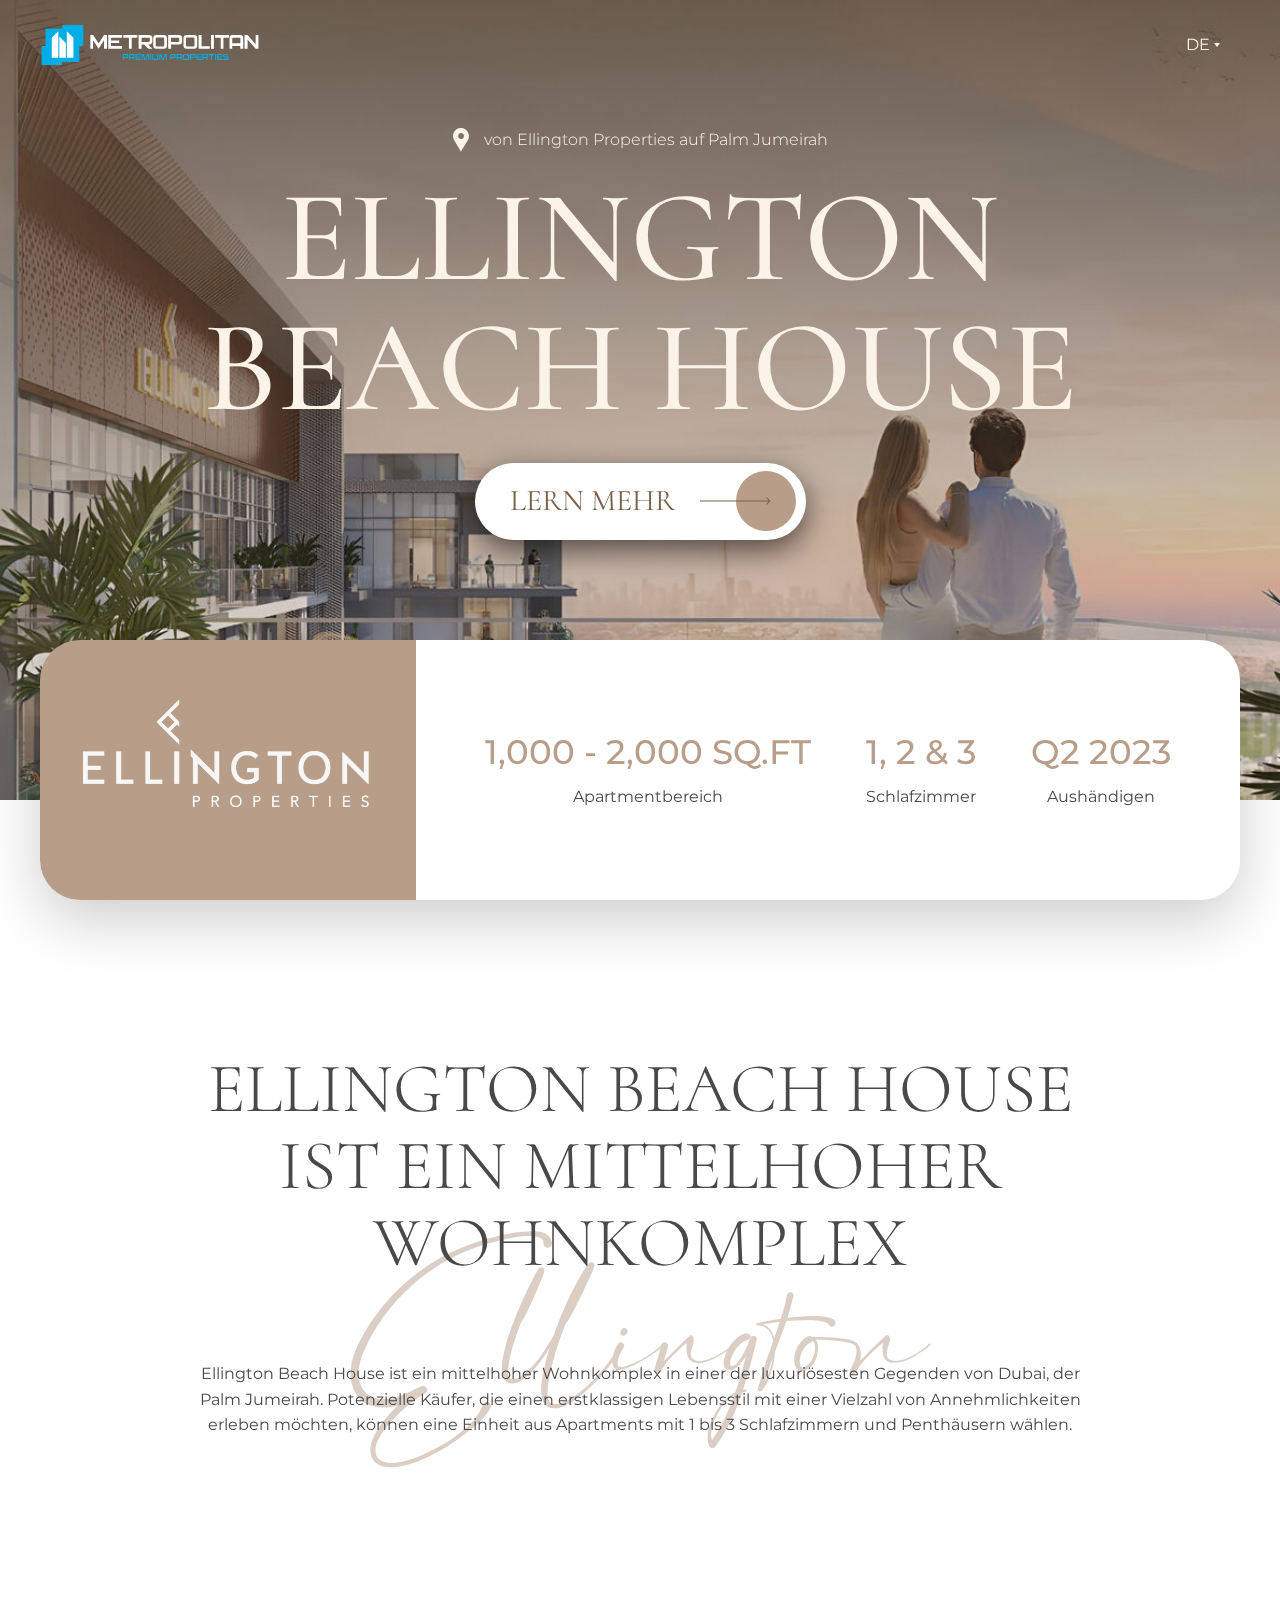
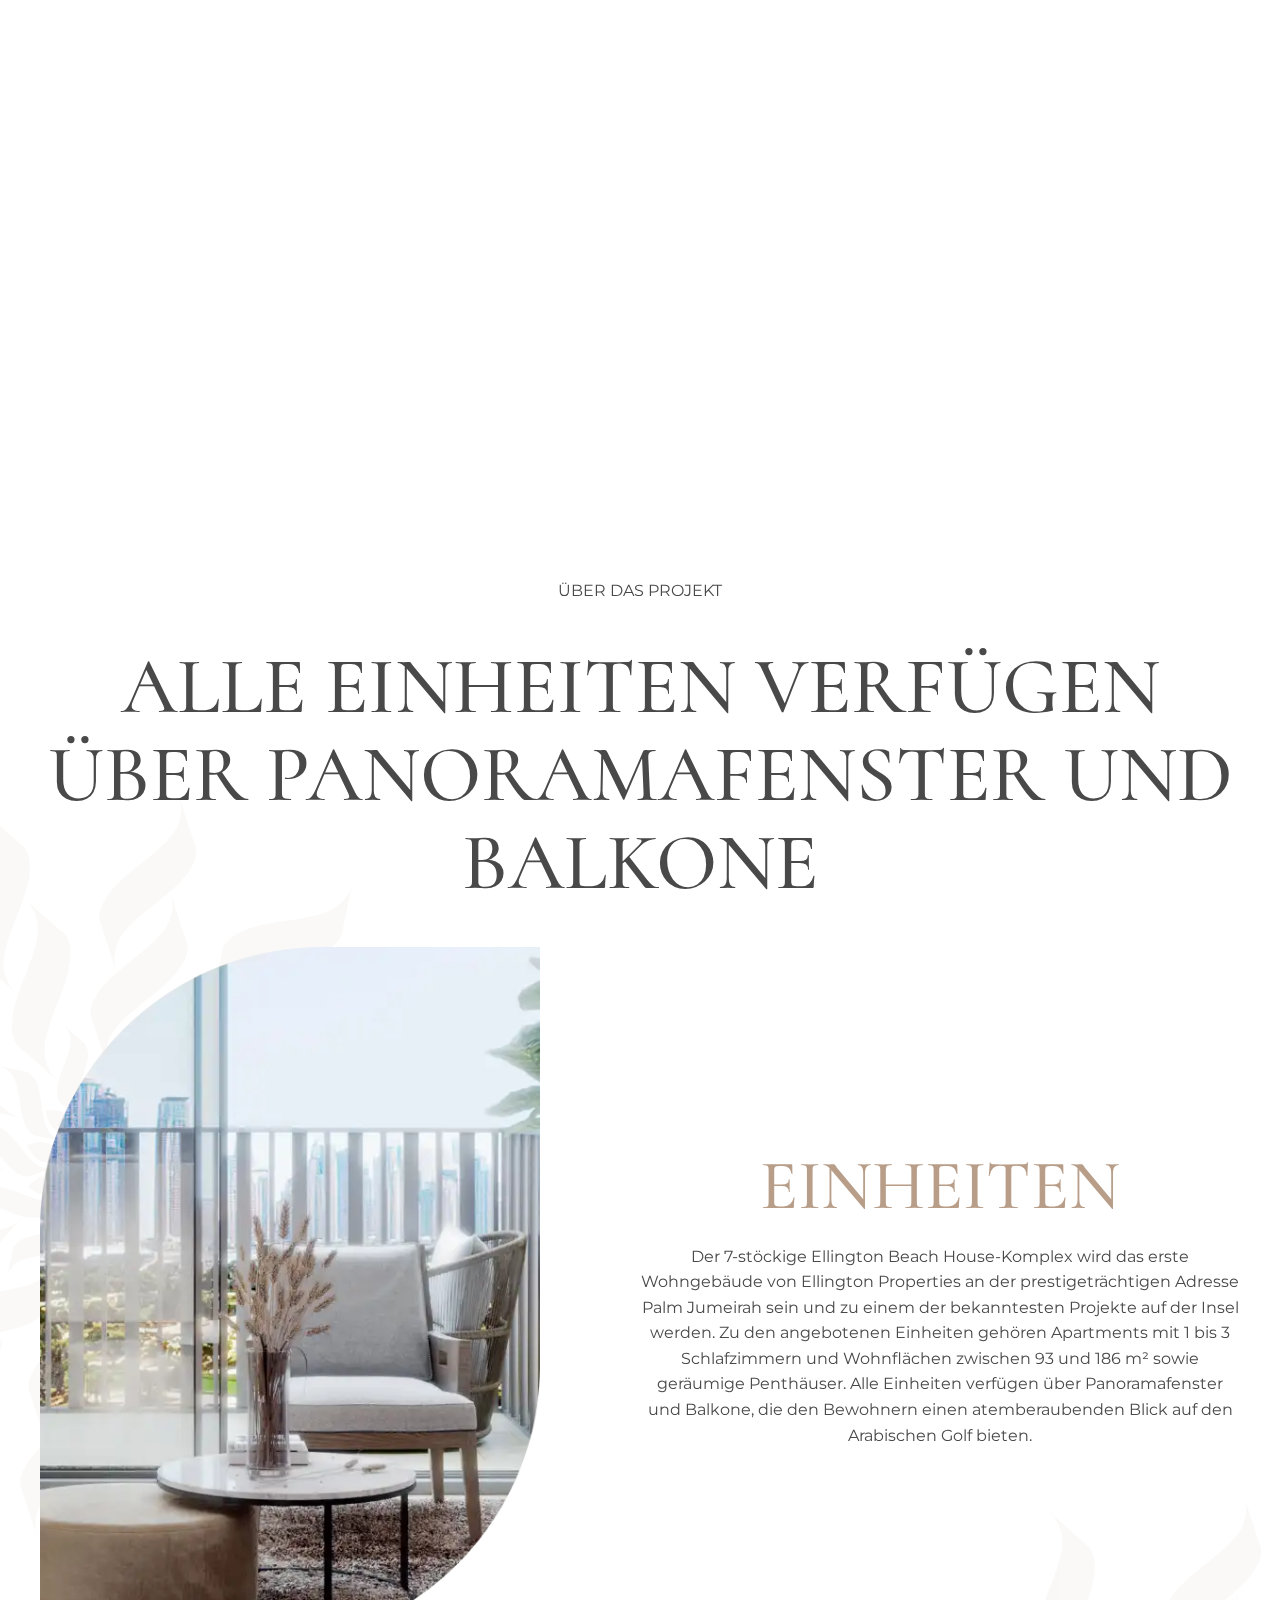
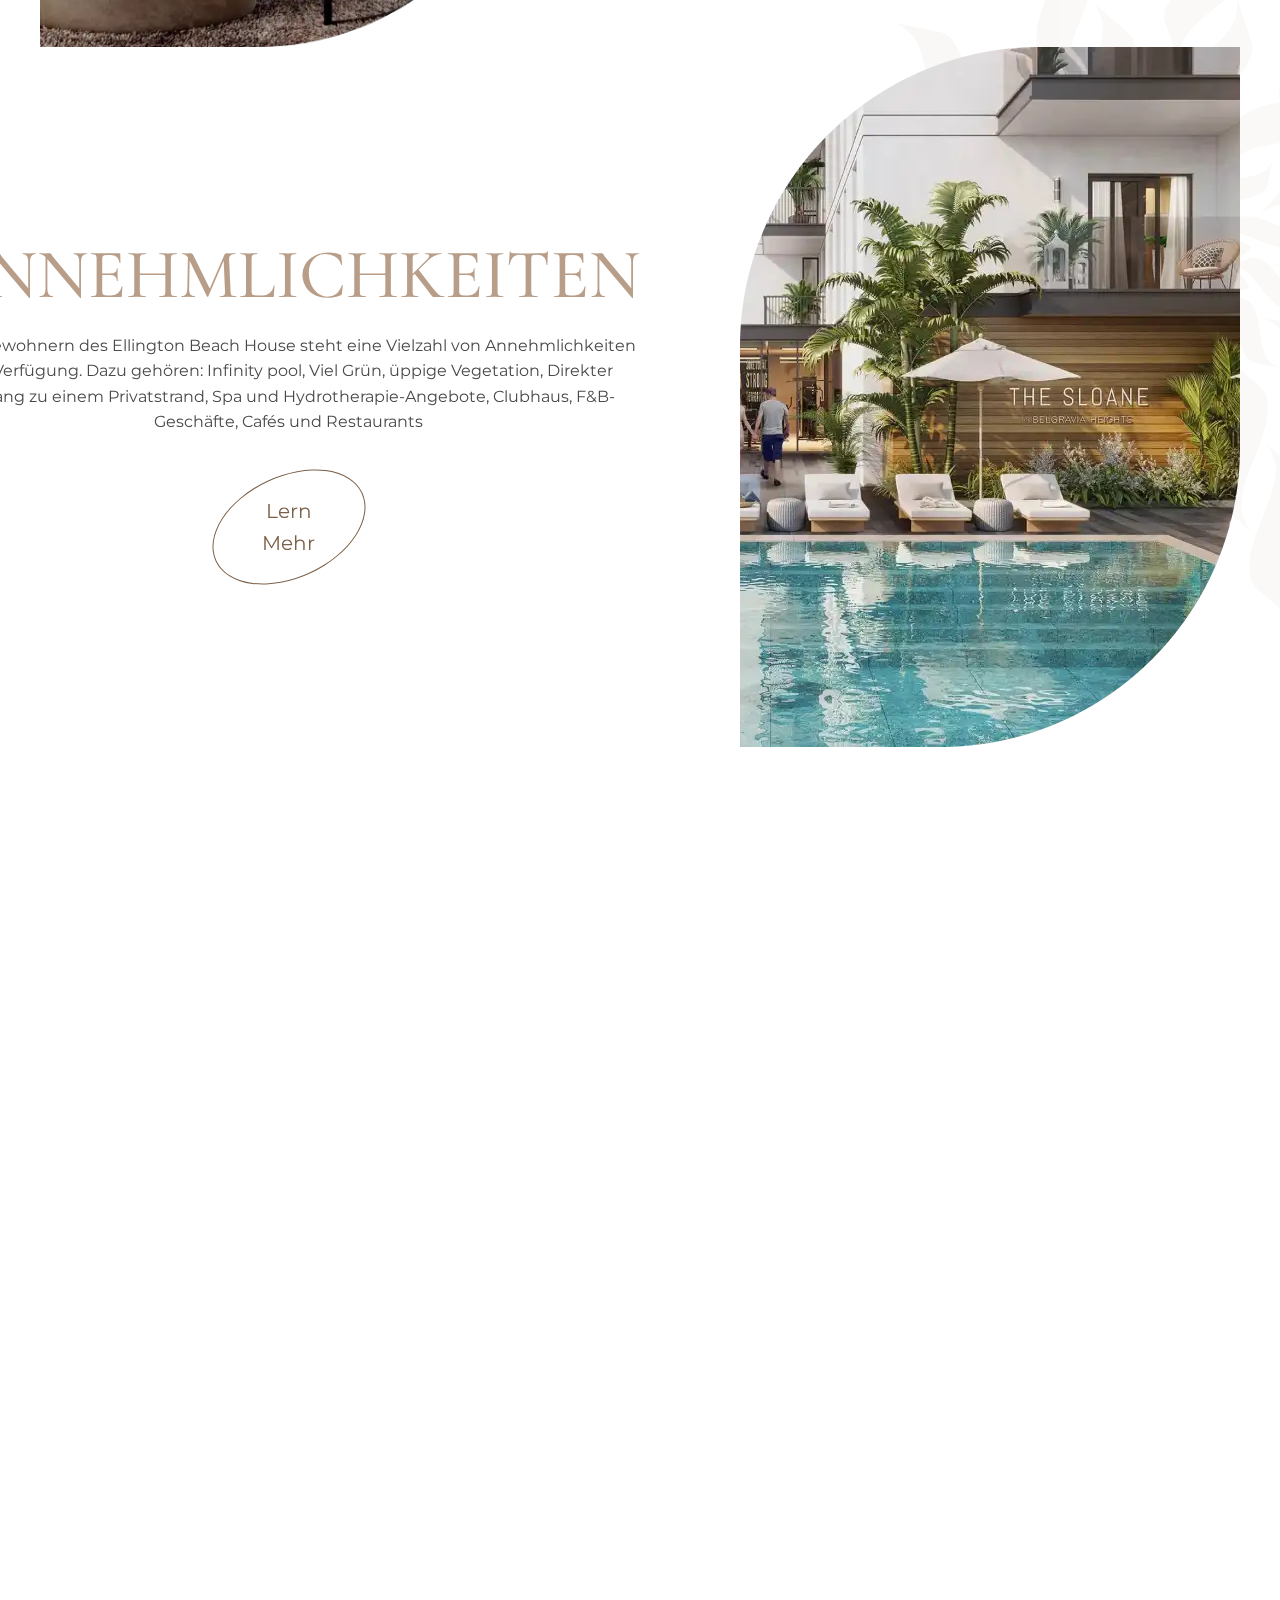
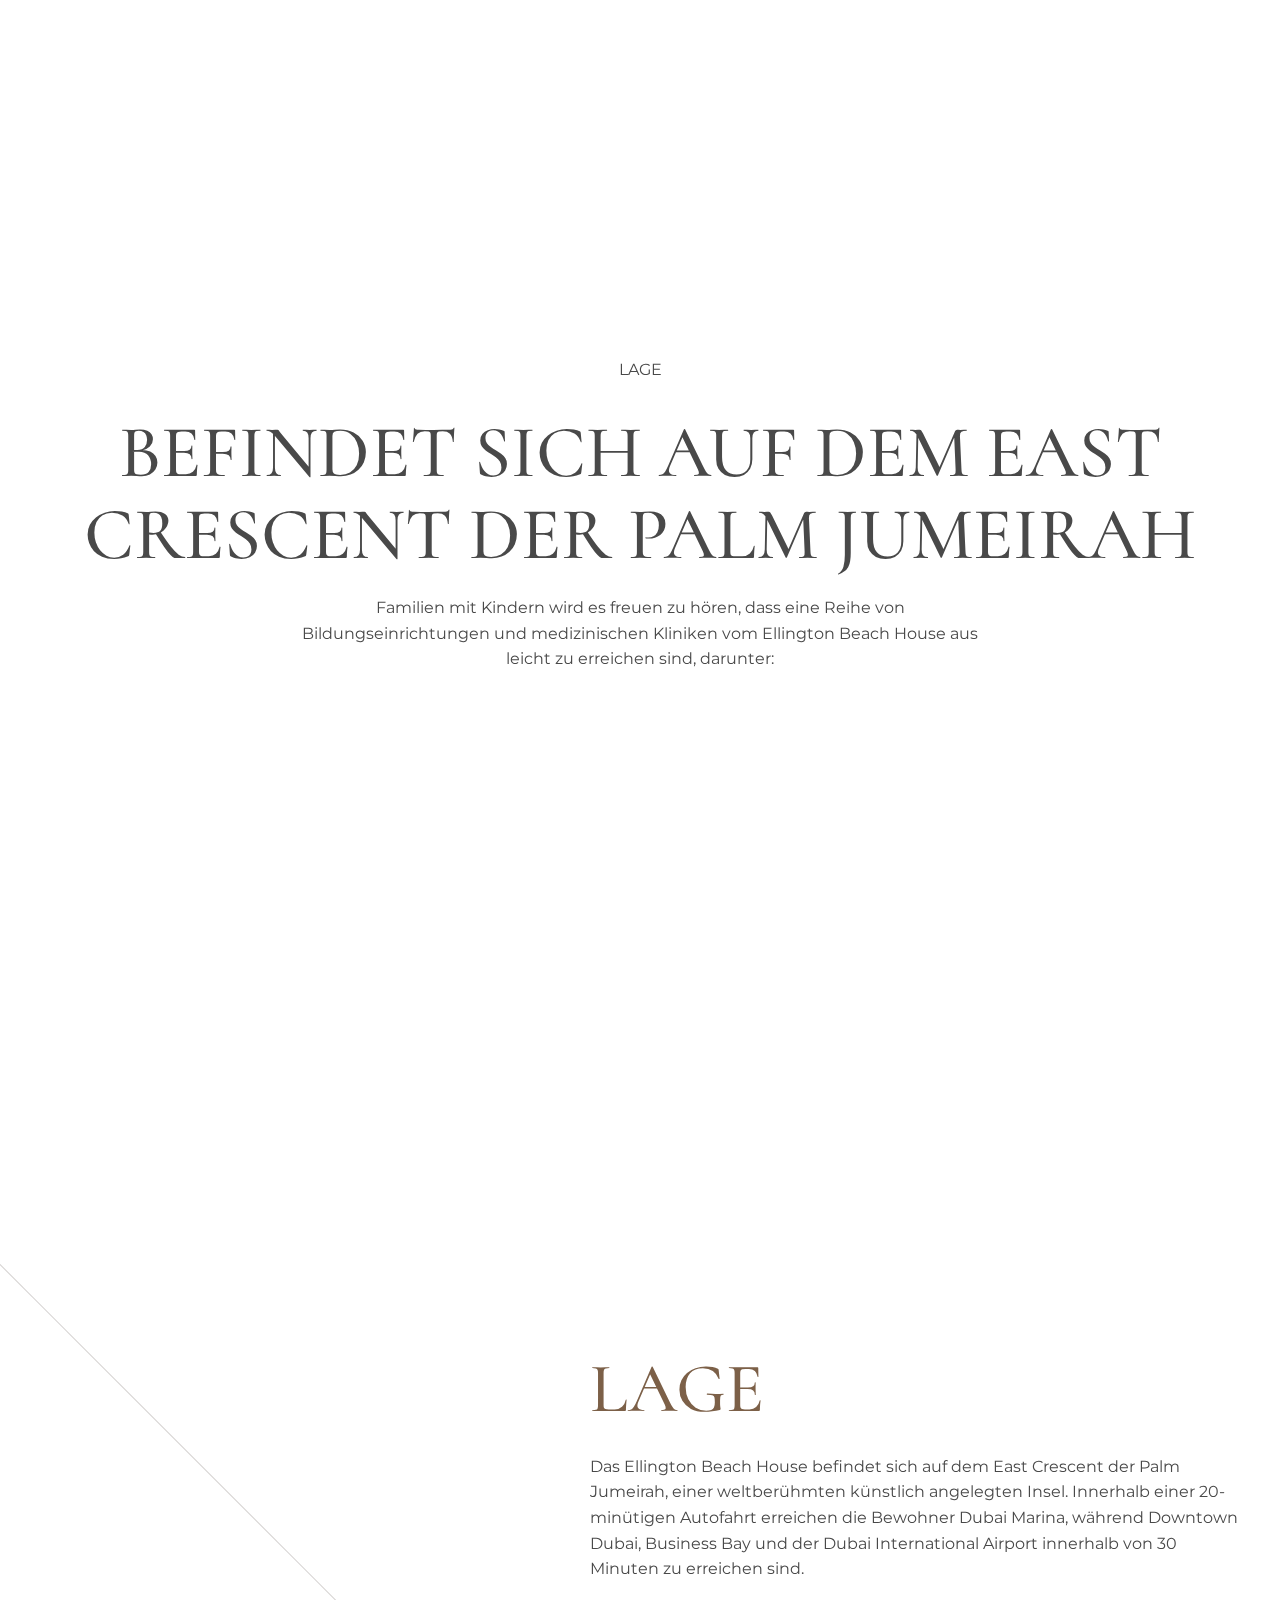
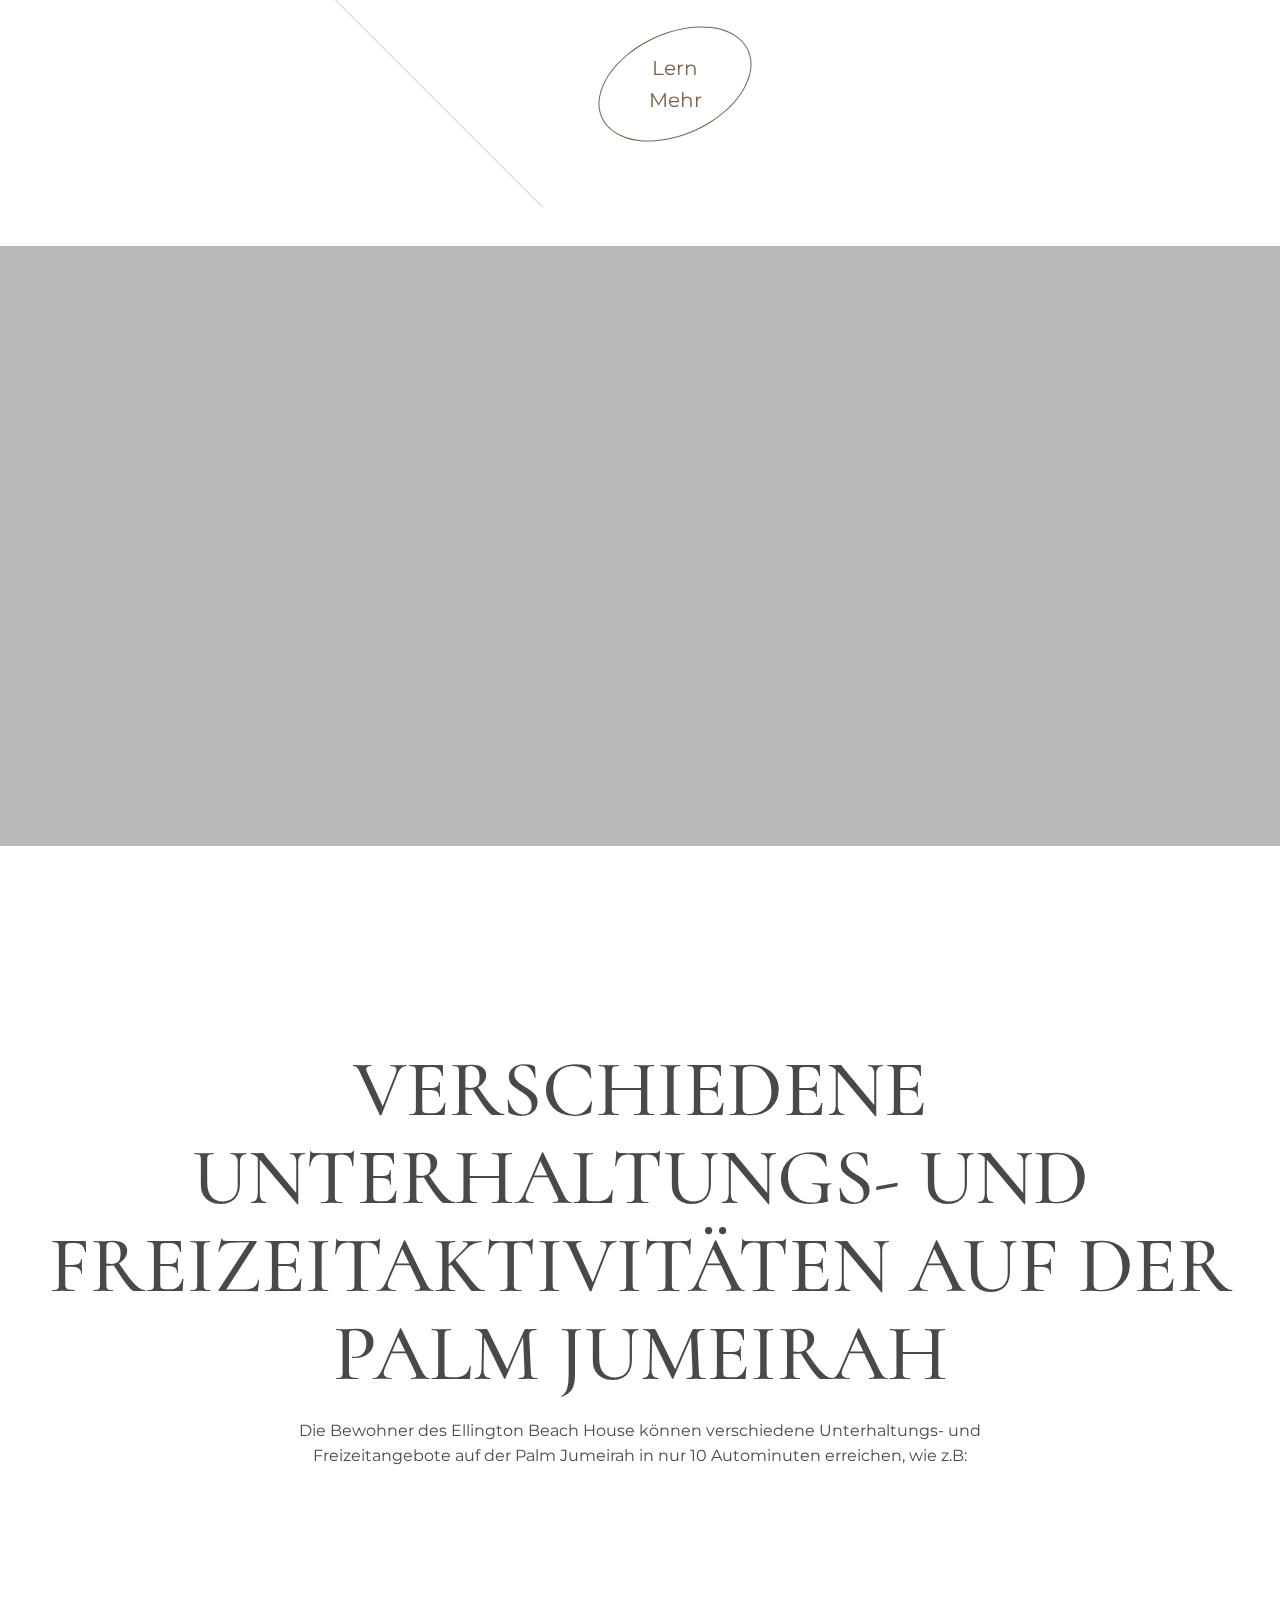
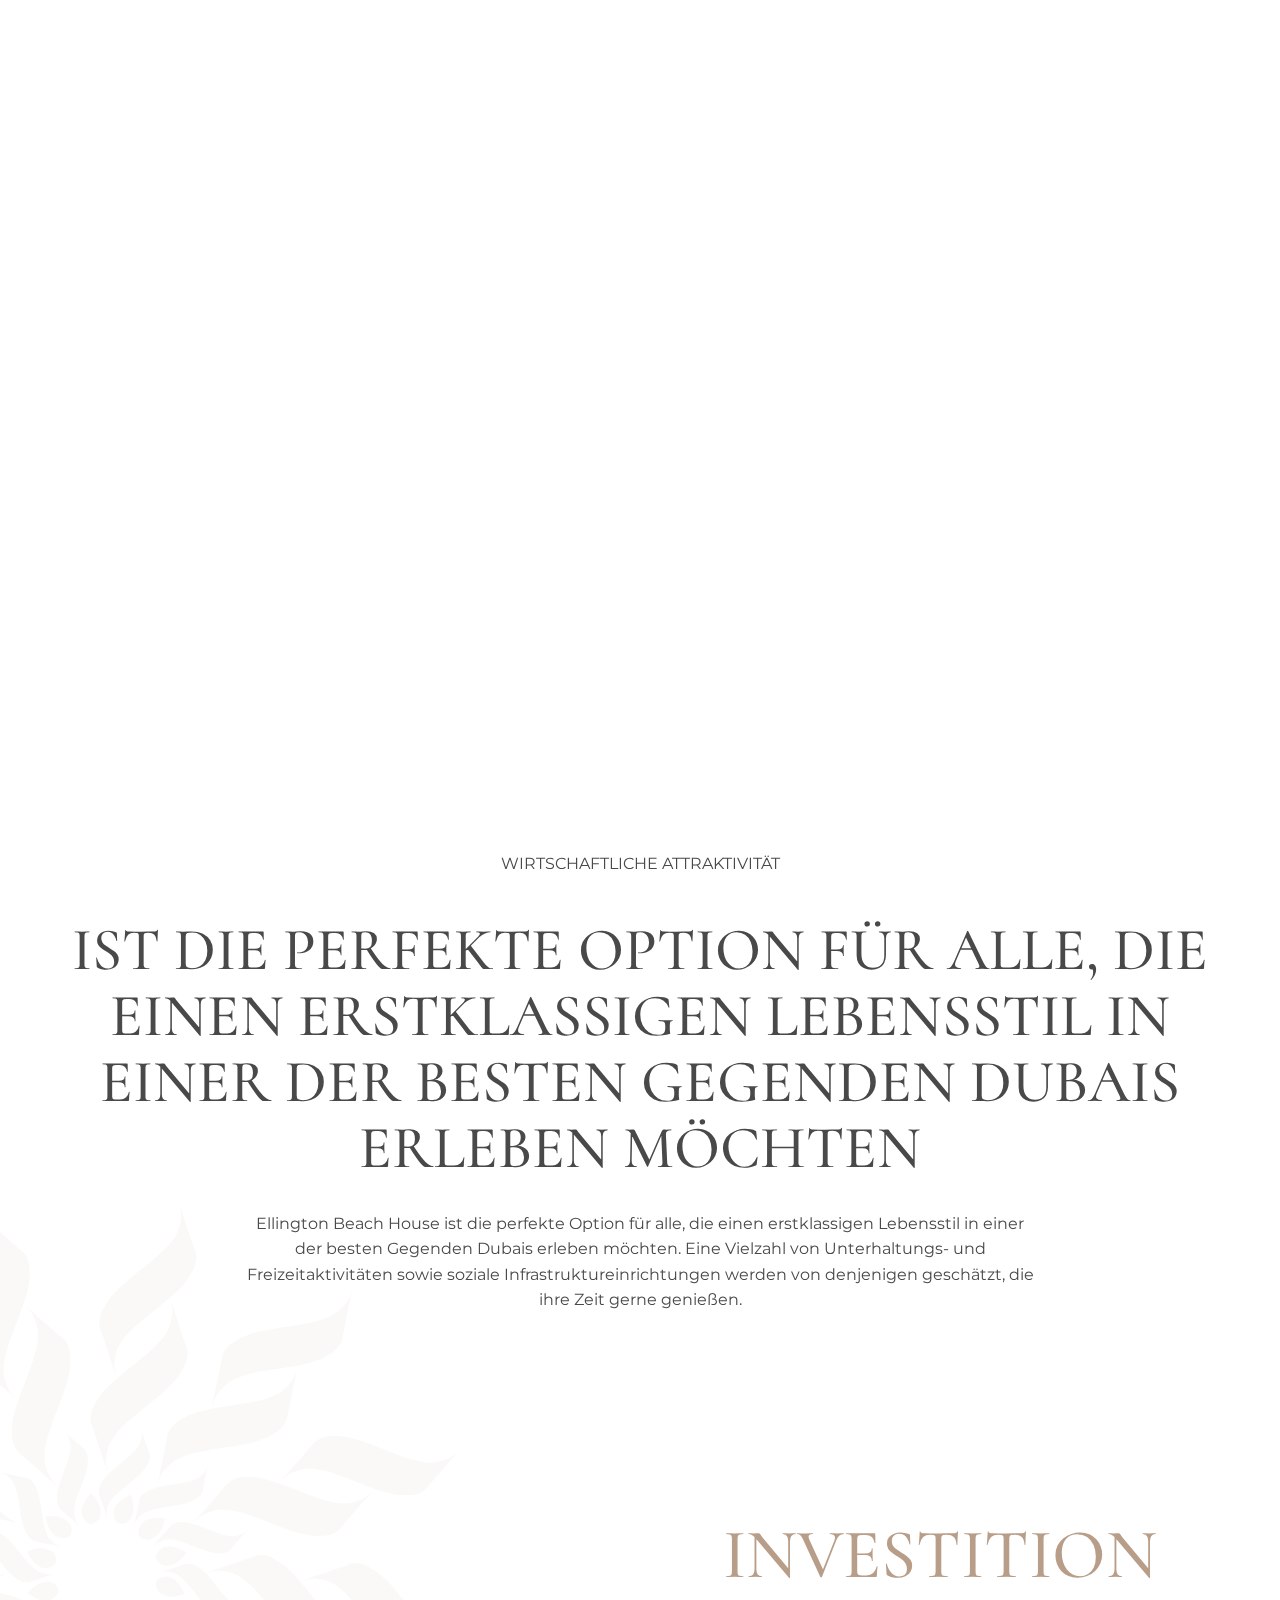
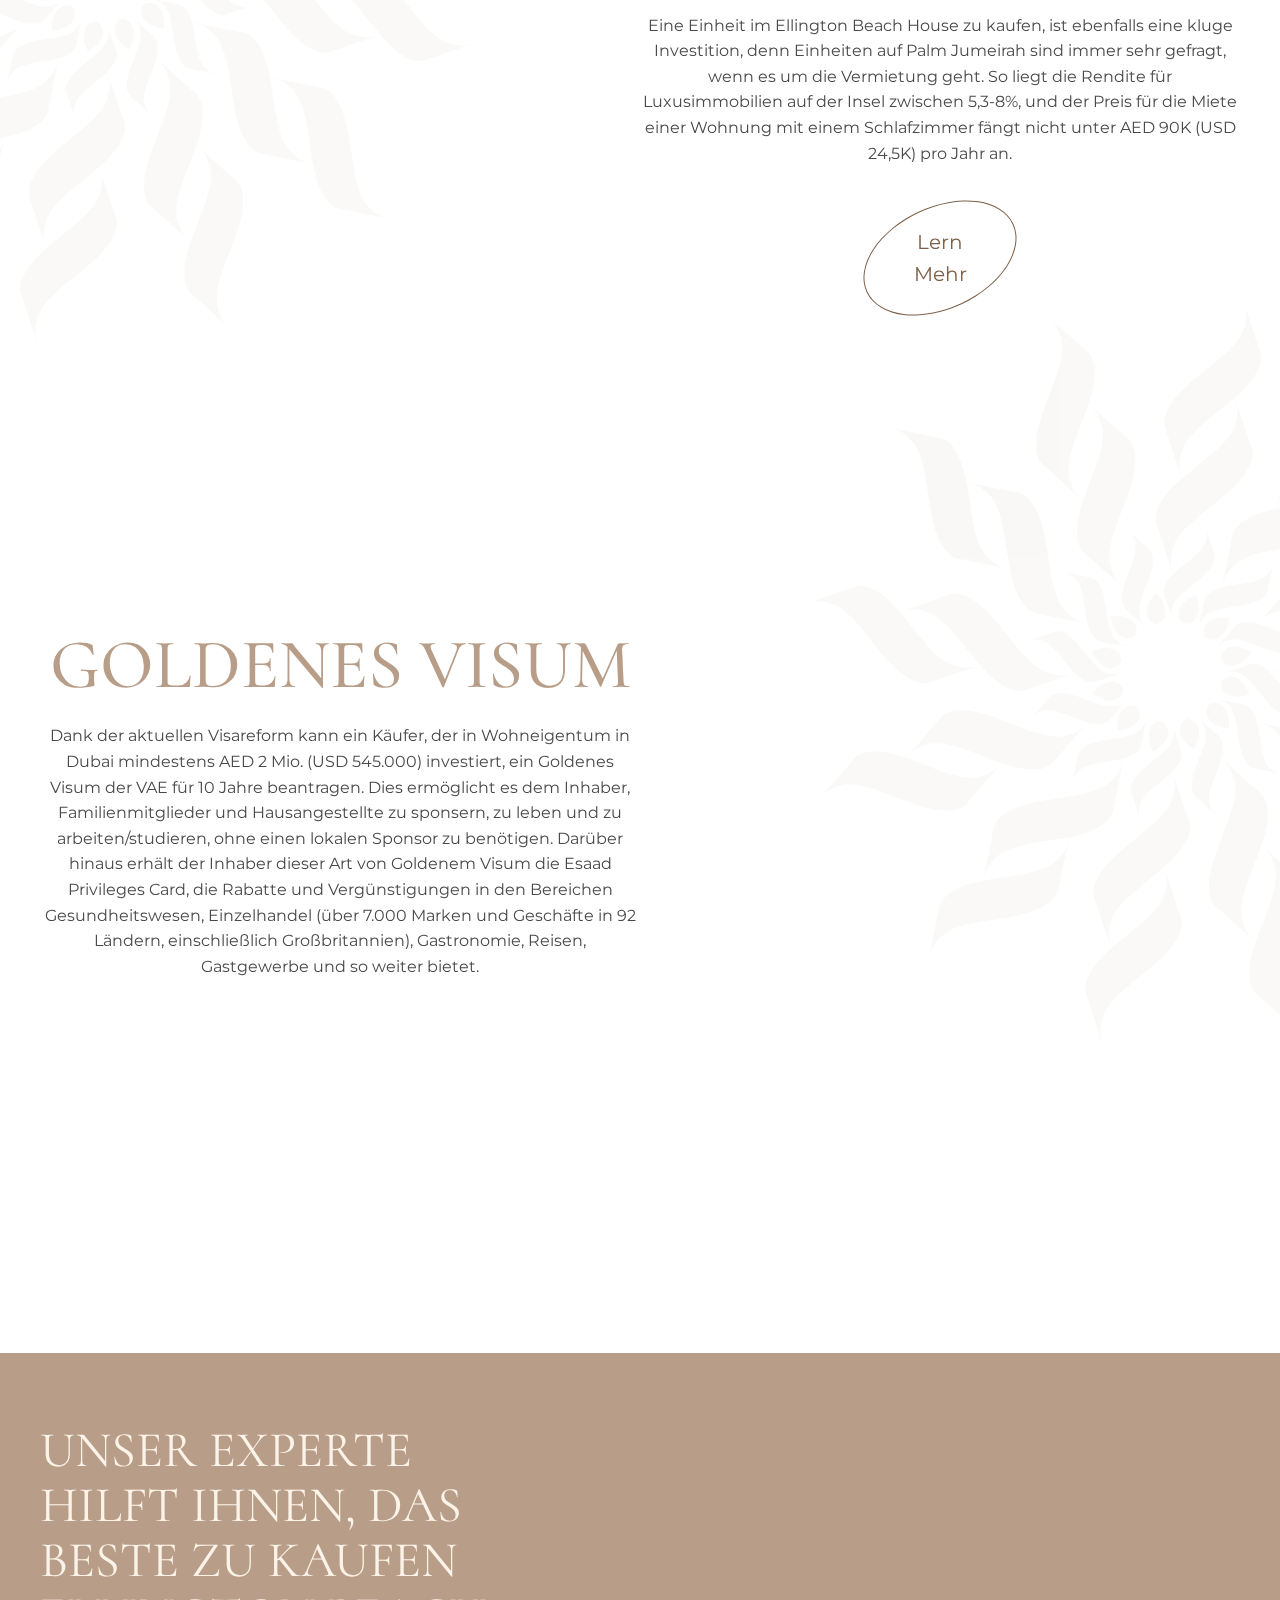
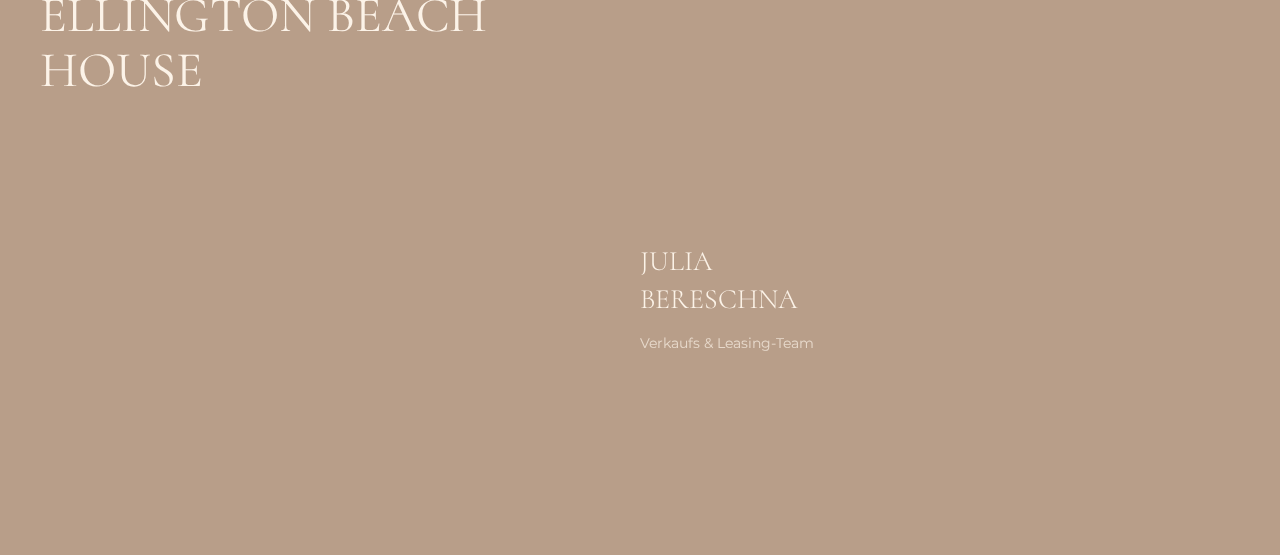
<file: app/de/index.html>
<!DOCTYPE html>
<html lang="de">

<head>
    <meta charset="UTF-8">
    <meta name="viewport" content="width=device-width, initial-scale=1.0">
    <link rel="stylesheet" href="../css/libs/aos.css">
    <link rel="stylesheet" href="../css/style.min.css">

    <!--metatextblock-->
    <title>Beach House</title>
    <!--/metatextblock-->
    <meta name="format-detection" content="telephone=no"/>
    <link rel="shortcut icon" href="../favicon.ico" type="image/x-icon"/>

    <script>
        const mktgInt = [
            {name: 'project', value: '41498'},
            {name: 'entity', value: '368'},
            {name: 'language', value: 'DE'},
        ];
    </script>
</head>

<body>

<header>
    <div class="container">
        <div class="header">
            <img loading="lazy" src="../images/logo.svg" alt="Metropolitian Premium Properties" class="header__logo"
                 width="220" height="40">

            <div class="header__info">
                <div class="header__language">
                    <div class="header__language-current">DE</div>
                    <ul class="header__language-list">
                        <li><a href="../ru/">RU</a></li>
                        <li><a href="../">EN</a></li>
                        <li><a href="../ar/">AR</a></li>
                    </ul>
                </div>

                <div class="header__phone"></div>
            </div>
        </div>
    </div>
</header>

<main class="main">
    <section class="section-intro">
        <div class="container">
            <div class="intro">
                <div class="intro__location">
                    <svg xmlns="http://www.w3.org/2000/svg" width="16" height="25" viewBox="0 0 16 25" fill="none">
                        <path
                                d="M15.55 5.94263C15.5167 5.84017 15.4584 5.67794 15.375 5.45595C15.2917 5.23395 15.2334 5.0888 15.2 5.0205C14.5 3.347 13.475 2.10895 12.125 1.30636C10.775 0.503761 9.36671 0.102463 7.90005 0.102463C6.00005 0.102463 4.28338 0.742832 2.75005 2.02357C1.21672 3.30431 0.316715 5.10588 0.0500488 7.42828V8.40164L0.100049 8.65779V9.0164C0.166715 9.56285 0.341715 10.1861 0.625049 10.8863C0.908382 11.5864 1.16672 12.1499 1.40005 12.5768C1.63338 13.0038 2.00838 13.6527 2.52505 14.5236C3.04172 15.3945 3.38338 15.9665 3.55005 16.2398C4.51672 17.9133 6.00005 20.3893 8.00005 23.668C8.26672 23.224 9.18338 21.6189 10.75 18.8525C10.8167 18.75 10.9417 18.5451 11.125 18.2377C11.3084 17.9303 11.4334 17.6913 11.5 17.5205C11.5667 17.418 11.675 17.2729 11.825 17.085C11.975 16.8972 12.0834 16.7521 12.15 16.6496C12.3834 16.2056 12.8917 15.3603 13.675 14.1137C14.4584 12.8671 15.0334 11.8169 15.4 10.9631C15.7667 10.1093 15.95 9.27255 15.95 8.45287V7.32582C15.95 6.95014 15.8167 6.48908 15.55 5.94263ZM7.95005 11.0143C6.65005 11.0143 5.75005 10.3654 5.25005 9.06763C5.21672 8.89686 5.20005 8.64071 5.20005 8.29918V7.6332C5.20005 6.77938 5.48338 6.12193 6.05005 5.66086C6.61672 5.1998 7.28338 4.96927 8.05005 4.96927C8.88338 4.96927 9.57505 5.25957 10.125 5.84017C10.675 6.42077 10.95 7.13798 10.95 7.99181C10.95 8.84563 10.6584 9.56285 10.075 10.1434C9.49171 10.724 8.78338 11.0143 7.95005 11.0143Z"
                                fill="#FCF3E8"></path>
                    </svg>

                    <span>von Ellington Properties auf Palm Jumeirah</span>
                </div>

                <h1 class="intro__title">ELLINGTON BEACH HOUSE</h1>

                <div class="intro__more popup-more">
                    <div class="intro__more-button">
                        <span>LERN MEHR</span>
                        <svg xmlns="http://www.w3.org/2000/svg" width="71" height="8" viewBox="0 0 71 8" fill="none">
                            <path
                                    d="M70.3536 4.35356C70.5488 4.1583 70.5488 3.84171 70.3536 3.64645L67.1716 0.464472C66.9763 0.26921 66.6597 0.26921 66.4645 0.464472C66.2692 0.659734 66.2692 0.976317 66.4645 1.17158L69.2929 4.00001L66.4645 6.82843C66.2692 7.0237 66.2692 7.34028 66.4645 7.53554C66.6597 7.7308 66.9763 7.7308 67.1716 7.53554L70.3536 4.35356ZM-4.37114e-08 4.5L70 4.50001L70 3.50001L4.37114e-08 3.5L-4.37114e-08 4.5Z"
                                    fill="#7C6048"></path>
                        </svg>
                    </div>
                </div>

                <div class="intro__info">
                    <div class="intro__info-left">
                        <picture>
                            <source srcset="../images/logo-ellington.webp" type="image/webp">
                            <source srcset="../images/logo-ellington.png" type="image/png">
                            <img loading="lazy" src="../images/logo-ellington.png" alt="Ellington Properties" width="300"
                                 height="119">
                        </picture>
                    </div>
                    <div class="intro__info-right">
                        <ul class="intro__info-list">
                            <li>
                                <div>1,000 - 2,000 SQ.FT</div>
                                <span>Apartmentbereich</span>
                            </li>

                            <li>
                                <div>1, 2 & 3</div>
                                <span>Schlafzimmer</span>
                            </li>

                            <li>
                                <div>Q2 2023</div>
                                <span>Aushändigen</span>
                            </li>
                        </ul>
                    </div>
                </div>
            </div>
        </div>
    </section>

    <section class="section-ellington">
        <div class="container">
            <div class="ellington">
                <div class="ellington__text">
                    <div class="ellington__title">ELLINGTON BEACH HOUSE IST EIN MITTELHOHER WOHNKOMPLEX</div>
                    <svg class="ellington__img-text" xmlns="http://www.w3.org/2000/svg" width="590" height="240"
                         viewBox="0 0 423 174" fill="none">
                        <path
                                d="M147.599 9.04736C147.759 10.6489 147.319 11.75 146.278 12.3506C145.237 12.9111 144.176 12.9512 143.095 12.4707C142.014 11.9502 141.493 10.8892 141.533 9.2876C141.613 7.68604 140.933 6.56494 139.491 5.92432C138.09 5.24365 136.688 4.80322 135.287 4.60303C132.084 4.20264 128.861 4.20264 125.618 4.60303C122.415 5.00342 119.231 5.52393 116.068 6.16455C110.903 7.20557 105.798 8.4668 100.753 9.94824C80.4136 15.834 62.2759 25.8438 46.3403 39.9775C30.4048 54.0713 18.353 70.8877 10.1851 90.4268C9.18408 93.0693 8.44336 95.792 7.96289 98.5947C7.48242 101.397 7.40234 104.22 7.72266 107.063C8.32324 111.708 10.0449 115.431 12.8877 118.234C15.7705 121.077 19.5742 122.558 24.2988 122.678C29.2637 122.598 34.0684 121.637 38.7129 119.795C43.4775 117.994 48.1621 115.852 52.7666 113.369C53.5273 112.969 54.2881 112.889 55.0488 113.129C55.8096 113.369 56.4102 113.87 56.8506 114.63C57.2109 115.351 57.271 116.092 57.0308 116.853C56.8306 117.613 56.3701 118.194 55.6494 118.594C55.6494 118.634 55.6494 118.654 55.6494 118.654C55.6494 118.654 55.6294 118.654 55.5894 118.654C55.3892 118.774 55.189 118.875 54.9888 118.955C51.9458 120.636 48.2422 123.219 43.8779 126.702C39.5537 130.186 35.3496 134.129 31.2656 138.534C27.2217 142.978 24.0786 147.382 21.8364 151.747C19.6343 156.151 19.1338 160.075 20.335 163.518C21.5361 166 23.438 167.562 26.0405 168.203C28.6831 168.843 31.3057 169.023 33.9082 168.743C40.4746 167.902 46.8208 166.141 52.9468 163.458C59.0728 160.815 64.9585 157.772 70.604 154.329C74.0073 152.207 77.5308 149.745 81.1743 146.942C84.8179 144.139 88.1011 141.056 91.0239 137.693C93.9868 134.33 96.1489 130.686 97.5103 126.762C97.9507 125.521 98.6914 124.82 99.7324 124.66C100.813 124.5 101.754 124.76 102.555 125.441C103.356 126.122 103.616 127.123 103.336 128.444C101.614 131.647 99.5122 134.51 97.0298 137.032C94.5474 139.555 91.9448 141.957 89.2222 144.239C89.022 144.399 88.8218 144.56 88.6216 144.72C85.1382 147.723 80.6738 151.006 75.2285 154.569C69.8232 158.173 63.9775 161.496 57.6914 164.539C51.4053 167.582 45.2593 169.764 39.2534 171.085C33.2876 172.447 28.0225 172.367 23.458 170.845C20.5752 169.724 18.4531 167.762 17.0918 164.959C15.6104 161.436 15.6304 157.492 17.1519 153.128C18.7134 148.764 21.1958 144.339 24.5991 139.855C28.0024 135.371 31.7461 131.146 35.8301 127.183C32.3867 128.144 28.9434 128.664 25.5 128.744C22.0566 128.824 18.6533 128.224 15.29 126.942C11.6465 125.421 8.68359 123.079 6.40137 119.916C4.15918 116.752 2.73779 113.269 2.13721 109.465C1.33643 104.46 1.57666 99.5557 2.85791 94.751C4.13916 89.9062 5.9209 85.2817 8.20312 80.8774C17.6123 62.6597 30.2847 47.1045 46.2202 34.2119C62.1958 21.3193 80.0532 12.1304 99.7925 6.64502C105.478 5.04346 111.204 3.68213 116.969 2.56104C122.775 1.3999 128.661 0.819336 134.626 0.819336C137.509 0.779297 140.212 1.35986 142.734 2.56104C145.297 3.72217 146.918 5.88428 147.599 9.04736ZM191.502 91.748C191.782 91.3477 192.123 91.1675 192.523 91.2075C192.923 91.2476 193.224 91.4478 193.424 91.8081C193.664 92.1284 193.664 92.5088 193.424 92.9492C190.621 97.1133 187.018 101.658 182.613 106.583C178.209 111.547 173.464 116.052 168.379 120.096C163.334 124.18 158.45 127.022 153.725 128.624C150.882 129.505 148.22 129.545 145.737 128.744C143.295 127.943 141.613 126.001 140.692 122.918C139.691 118.674 139.571 114.07 140.332 109.105C141.093 104.18 142.074 99.4956 143.275 95.0513C143.435 94.3306 143.615 93.6099 143.815 92.8892C144.496 90.4067 145.217 87.9443 145.978 85.502C142.774 90.7871 139.291 95.6519 135.527 100.096C131.804 104.541 127.92 107.844 123.876 110.006C122.194 110.887 120.333 111.307 118.291 111.267C116.249 111.227 114.587 110.366 113.306 108.685C111.104 105.241 110.703 99.876 112.104 92.5889C113.466 85.2617 115.768 77.314 119.011 68.7456C122.294 60.1372 125.698 52.1494 129.221 44.7822C132.745 37.415 135.587 31.9497 137.75 28.3862C138.35 27.4253 139.151 27.0449 140.152 27.2451C141.153 27.4453 141.793 28.0859 142.074 29.167C142.114 29.8076 141.994 30.5283 141.713 31.3291C141.473 32.1299 141.193 32.9106 140.873 33.6714C140.672 34.2319 140.492 34.7324 140.332 35.1729C137.129 43.2607 133.625 51.2285 129.822 59.0762C129.461 59.7568 129.121 60.4175 128.801 61.0581C127.76 63.3003 126.519 65.4224 125.077 67.4243C123.315 71.9888 121.674 76.6133 120.152 81.2979C118.23 87.0234 116.889 92.8491 116.128 98.7749C116.128 99.1753 116.108 99.6357 116.068 100.156C115.868 101.838 115.888 103.54 116.128 105.261C116.369 106.983 117.29 107.964 118.891 108.204C122.655 108.004 126.499 105.942 130.422 102.018C134.386 98.0942 137.99 93.6699 141.233 88.7451C144.516 83.8203 147.039 79.7563 148.8 76.5532C148.84 76.4731 148.88 76.4131 148.92 76.373C148.92 76.333 148.94 76.2729 148.98 76.1929C154.065 61.2983 160.492 47.0244 168.259 33.3711C170.061 30.248 172.083 27.2051 174.325 24.2422C174.806 23.6416 175.406 23.3413 176.127 23.3413C176.848 23.3413 177.448 23.6216 177.929 24.1821C178.169 24.4624 178.329 24.7827 178.409 25.1431C178.489 25.5034 178.489 25.8438 178.409 26.1641C178.009 27.6455 177.488 29.0869 176.848 30.4883C176.607 31.0088 176.387 31.5093 176.187 31.9897C172.183 40.9985 167.899 49.8672 163.334 58.5957C162.934 59.3164 162.534 60.0571 162.133 60.8179C160.812 63.4604 159.23 65.9629 157.389 68.3252C152.704 80.0566 148.98 92.0884 146.218 104.42C145.857 106.062 145.457 108.304 145.017 111.147C144.616 113.99 144.456 116.732 144.536 119.375C144.656 122.058 145.297 124 146.458 125.201C148.94 126.482 151.583 126.582 154.386 125.501C157.229 124.42 159.771 123.159 162.013 121.717C162.093 121.677 162.153 121.637 162.193 121.597C167.318 118.194 172.063 114.31 176.427 109.946C180.832 105.622 184.896 100.997 188.619 96.0723C189.66 94.6709 190.621 93.2295 191.502 91.748ZM228.078 82.5591C229.079 82.439 229.419 82.6592 229.099 83.2197C228.818 83.7402 228.118 84.4609 226.997 85.3818C225.875 86.3027 224.634 87.2637 223.273 88.2646C221.952 89.2256 220.75 90.0664 219.669 90.7871C218.588 91.4678 217.928 91.8682 217.688 91.9883C214.685 93.8701 211.602 95.6318 208.438 97.2734C205.275 98.875 201.952 100.136 198.469 101.057C195.626 101.898 193.664 101.417 192.583 99.6157C191.502 97.814 191.182 95.6519 191.622 93.1294C192.062 89.1655 193.444 85.562 195.766 82.3188C196.447 81.5581 197.188 81.2979 197.988 81.5381C198.829 81.7383 199.45 82.2188 199.85 82.9795C200.25 83.7002 200.15 84.481 199.55 85.3218C198.229 87.2036 197.127 89.3057 196.247 91.6279C195.366 93.9102 195.085 96.1924 195.406 98.4746C196.247 99.2754 197.408 99.5356 198.889 99.2554C200.371 98.9751 201.772 98.5547 203.093 97.9941C203.734 97.7539 204.294 97.5737 204.775 97.4536C209.059 95.6919 213.183 93.5898 217.147 91.1475C221.151 88.7051 224.794 85.8423 228.078 82.5591ZM199.55 76.6133C198.068 76.4131 197.288 75.7524 197.208 74.6313C197.167 73.5103 197.568 72.5293 198.409 71.6885C199.29 70.8477 200.331 70.7876 201.532 71.5083C202.252 72.0288 202.573 72.6895 202.493 73.4902C202.413 74.251 202.092 74.9517 201.532 75.5923C200.971 76.2329 200.311 76.5732 199.55 76.6133ZM278.827 82.6191C279.027 82.3789 279.248 82.2988 279.488 82.3789C279.728 82.4189 279.908 82.5391 280.028 82.7393C280.148 82.9395 280.128 83.1597 279.968 83.3999C279.568 83.8804 279.147 84.3008 278.707 84.6611C276.265 86.543 273.122 88.665 269.278 91.0273C265.474 93.3896 261.59 95.0713 257.626 96.0723C253.703 97.0332 250.339 96.3726 247.537 94.0903C246.496 93.0093 245.795 91.2876 245.435 88.9253C245.114 86.5229 245.114 84.2007 245.435 81.9585C241.631 84.8413 237.967 88.1445 234.444 91.8682C230.96 95.5518 228.218 99.3154 226.216 103.159C225.695 103.76 225.075 104.04 224.354 104C223.633 103.96 223.033 103.68 222.552 103.159C222.072 102.599 221.912 101.918 222.072 101.117C222.792 97.874 223.693 94.6509 224.774 91.4478C225.175 90.1665 225.555 88.8853 225.916 87.604C225.916 87.604 225.916 87.584 225.916 87.5439C226.356 86.1426 226.736 84.7212 227.057 83.2798C227.337 82.2788 227.897 81.6982 228.738 81.5381C229.579 81.3379 230.34 81.498 231.021 82.0186C231.701 82.499 231.941 83.2598 231.741 84.3008C231.061 87.1836 230.26 90.0664 229.339 92.9492C229.099 93.6299 228.878 94.2905 228.678 94.9312C231.401 92.4087 234.063 89.8062 236.666 87.1235C240.189 83.4399 243.853 79.9565 247.657 76.6733C248.137 76.2729 248.578 76.2129 248.978 76.4932C249.418 76.7734 249.779 77.2339 250.059 77.8745C250.5 78.9556 250.6 80.0967 250.359 81.2979C250.159 82.499 249.839 83.7002 249.398 84.9014C248.918 86.2627 248.558 87.624 248.317 88.9854C248.117 90.3066 248.357 91.5879 249.038 92.8291C250.8 94.4707 252.862 95.2114 255.224 95.0513C257.626 94.8911 260.029 94.2905 262.431 93.2495C264.874 92.2085 266.996 91.1675 268.797 90.1265C269.078 89.9663 269.378 89.7861 269.698 89.5859C273.142 87.7041 276.185 85.3818 278.827 82.6191ZM291.8 77.9346C292.28 77.1738 292.901 76.7734 293.662 76.7334C294.462 76.6533 295.123 76.8735 295.644 77.394C296.204 77.8745 296.384 78.5552 296.184 79.436C293.381 91.6079 290.078 103.68 286.274 115.651C286.915 115.571 287.456 115.591 287.896 115.711C288.376 115.832 288.637 116.192 288.677 116.792C288.597 117.033 288.457 117.233 288.256 117.393C288.056 117.553 287.836 117.613 287.596 117.573C286.955 117.453 286.314 117.413 285.674 117.453C283.271 124.7 280.389 131.807 277.025 138.774C273.902 145.14 270.259 151.266 266.095 157.152C265.614 157.792 265.014 158.133 264.293 158.173C263.532 158.253 262.872 158.033 262.311 157.512C261.39 156.471 260.83 154.569 260.629 151.807C260.389 149.084 260.649 146.381 261.41 143.699C262.812 138.734 265.194 133.789 268.557 128.864C271.88 123.939 275.924 120.156 280.689 117.513C283.612 108.945 286.154 100.276 288.316 91.5078C286.835 93.8701 285.153 96.0723 283.271 98.1143C280.669 100.877 278.146 102.058 275.704 101.658C273.222 101.257 272.041 99.0952 272.161 95.1714C272.641 92.0884 273.662 89.1655 275.224 86.4028C276.785 83.6401 278.727 81.1377 281.049 78.8955C283.492 76.7334 285.554 75.4922 287.235 75.1719C288.917 74.8516 290.138 75.0317 290.899 75.7124C291.66 76.3931 291.88 77.1938 291.56 78.1147C291.239 78.9956 290.318 79.5762 288.797 79.8564C286.955 80.2568 284.993 81.6382 282.911 84.0005C280.869 86.3228 279.248 88.8853 278.046 91.688C276.805 94.4507 276.525 96.6729 277.206 98.3545L276.905 98.2344C278.427 98.875 279.888 98.5146 281.29 97.1533C282.731 95.792 284.032 94.0503 285.193 91.9282C286.395 89.8062 287.375 87.9043 288.136 86.2227C288.417 85.6221 288.677 85.1016 288.917 84.6611C289.438 83.46 289.958 82.2388 290.479 80.9976C290.919 79.9966 291.359 78.9756 291.8 77.9346ZM263.752 152.467C270.599 142.137 276.004 131.207 279.968 119.675C275.764 122.318 272.241 125.901 269.398 130.426C266.515 134.99 264.553 139.515 263.512 143.999C263.472 144.039 263.452 144.099 263.452 144.179C263.252 145.42 263.112 146.822 263.032 148.383C262.952 149.945 263.192 151.306 263.752 152.467ZM352.099 65.082C353.06 65.7627 353.44 66.5835 353.24 67.5444C353.08 68.5054 352.579 69.2461 351.738 69.7666C350.938 70.2471 350.037 70.127 349.036 69.4062C348.035 67.9248 346.633 66.9639 344.832 66.5234C343.07 66.043 341.248 65.7627 339.366 65.6826C338.646 65.6426 337.945 65.5825 337.264 65.5024C330.738 65.2622 324.191 65.4224 317.625 65.9829C315.423 72.4292 313.081 78.8555 310.598 85.2617C310.238 86.2627 309.857 87.2837 309.457 88.3247C308.977 93.77 307.996 98.6948 306.514 103.099C306.234 103.94 305.934 104.781 305.613 105.622C304.933 107.664 304.132 109.646 303.211 111.567C302.25 113.529 300.969 115.251 299.367 116.732C298.687 117.093 298.086 117.073 297.565 116.672C297.045 116.272 296.865 115.711 297.025 114.991C300.028 104.1 303.471 93.2896 307.355 82.5591C307.595 81.8784 307.835 81.1978 308.076 80.5171C307.675 77.9146 306.834 75.6323 305.553 73.6704C304.272 71.6685 302.35 70.2871 299.788 69.5264C299.347 69.3262 298.747 69.2261 297.986 69.2261C297.425 69.2261 296.925 69.186 296.484 69.106C296.044 68.9858 295.824 68.7056 295.824 68.2651C295.864 68.105 295.944 67.9648 296.064 67.8447C296.184 67.6846 296.324 67.5845 296.484 67.5444C301.049 66.4634 305.613 65.5825 310.178 64.9019C311.179 64.7817 312.28 64.6416 313.481 64.4814C313.481 64.4414 313.501 64.3813 313.541 64.3013C313.581 64.2212 313.601 64.1411 313.601 64.061C313.921 63.1001 314.222 62.1392 314.502 61.1782C316.063 56.6538 317.225 52.0894 317.985 47.4849C318.105 46.4438 318.566 45.7632 319.367 45.4429C320.208 45.0825 320.988 45.0825 321.709 45.4429C322.47 45.7632 322.83 46.4639 322.79 47.5449C321.589 53.0303 320.107 58.4756 318.346 63.8809C322.27 63.3203 326.394 62.8799 330.718 62.5596C335.082 62.1992 339.166 62.1792 342.97 62.4995C346.773 62.8198 349.816 63.6807 352.099 65.082ZM301.89 110.006C303.451 107.644 304.712 104.921 305.673 101.838C306.594 98.7148 307.275 95.752 307.715 92.9492C305.593 98.5947 303.651 104.28 301.89 110.006ZM308.796 78.355C310.198 74.3911 311.539 70.4272 312.82 66.4634C308.736 66.9438 304.652 67.5645 300.568 68.3252C302.851 69.166 304.672 70.4673 306.034 72.229C307.355 73.9507 308.276 75.9927 308.796 78.355ZM421.887 82.3789C422.327 82.6592 422.207 83.1597 421.526 83.8804C420.886 84.561 419.945 85.3418 418.704 86.2227C417.502 87.0635 416.261 87.8843 414.98 88.6851C413.739 89.4458 412.758 90.0464 412.037 90.4868C411.717 90.687 411.497 90.8271 411.376 90.9072C408.133 92.9092 404.69 94.4707 401.046 95.5918C398.364 96.3525 395.721 96.4927 393.119 96.0122C390.516 95.4917 388.754 93.73 387.833 90.7271C387.273 88.4048 387.133 86.0625 387.413 83.7002C387.493 83.2998 387.553 82.8193 387.593 82.2588C387.633 82.0986 387.653 81.9185 387.653 81.7183C382.248 85.9624 377.343 90.707 372.939 95.9521C371.417 97.7539 370.096 99.6758 368.975 101.718C368.855 101.998 368.755 102.258 368.675 102.499H368.615C368.575 102.539 368.535 102.579 368.495 102.619C368.455 102.779 368.395 102.919 368.314 103.039C368.034 103.68 367.594 104.1 366.993 104.3C366.433 104.541 365.832 104.541 365.191 104.3C364.431 103.94 363.97 103.399 363.81 102.679C363.65 101.918 363.81 101.197 364.291 100.517C365.051 99.1152 365.752 97.7139 366.393 96.3125C367.754 93.5498 368.455 90.687 368.495 87.7241C368.455 86.9634 368.354 86.2227 368.194 85.502C368.074 84.7812 367.794 84.1206 367.354 83.52C366.513 82.6792 364.371 81.9585 360.927 81.3579C357.524 80.7573 353.74 80.2969 349.576 79.9766C345.452 79.6562 341.909 79.5361 338.946 79.6162C340.507 82.0986 340.948 85.2417 340.267 89.0454C339.586 92.8491 338.425 95.752 336.784 97.7539C334.982 100.156 332.62 101.698 329.697 102.378C327.455 102.378 325.853 101.618 324.892 100.096C323.891 98.5347 323.371 96.6929 323.331 94.5708C323.25 92.4487 323.471 90.5669 323.991 88.9253C324.672 86.4028 325.813 84.1006 327.415 82.0186C329.016 79.8965 331.018 78.2549 333.42 77.0938C334.542 76.6533 335.442 76.7935 336.123 77.5142C336.083 77.5542 336.043 77.5942 336.003 77.6343C336.083 77.6343 336.143 77.6343 336.183 77.6343C338.866 77.5942 342.549 77.6543 347.234 77.8145C351.918 77.9346 356.403 78.335 360.687 79.0156C364.971 79.6963 367.814 80.8174 369.215 82.3789C370.537 84.1807 371.297 86.1426 371.498 88.2646C371.698 90.3467 371.558 92.4688 371.077 94.6309C373.039 92.749 374.941 90.8472 376.783 88.9253C378.985 86.6431 381.187 84.481 383.389 82.439C385.431 80.4771 387.533 78.5352 389.695 76.6133C390.696 75.8125 391.597 76.1128 392.398 77.5142C392.798 78.355 392.918 79.2158 392.758 80.0967C392.598 80.9375 392.338 81.7783 391.978 82.6191C391.737 83.2598 391.557 83.8804 391.437 84.481C391.397 84.521 391.377 84.5811 391.377 84.6611C390.776 86.5029 390.456 88.3647 390.416 90.2466C390.536 92.1685 391.277 93.4497 392.638 94.0903C394.04 94.731 395.641 94.9912 397.443 94.8711C399.245 94.751 400.846 94.4707 402.248 94.0303C408.253 91.8281 413.759 88.7051 418.764 84.6611C419.564 84.0205 420.285 83.3198 420.926 82.5591C421.046 82.3989 421.186 82.2988 421.346 82.2588C421.546 82.2188 421.727 82.2588 421.887 82.3789ZM329.336 99.6157C332.299 98.9351 334.501 97.2534 335.943 94.5708C337.424 91.8481 338.225 89.0454 338.345 86.1626C338.345 85.1216 338.245 84.0405 338.045 82.9194C337.885 81.7583 337.424 80.8574 336.664 80.2168C336.463 80.6973 336.083 81.0977 335.522 81.418C333.28 82.5391 331.479 84.1606 330.117 86.2827C328.756 88.3647 327.895 90.647 327.535 93.1294C327.415 93.8101 327.354 94.6309 327.354 95.5918C327.354 96.5127 327.495 97.3735 327.775 98.1743C328.055 98.9751 328.576 99.4556 329.336 99.6157ZM336.123 77.5142C336.123 77.5142 336.123 77.5342 336.123 77.5742C336.163 77.5742 336.183 77.5942 336.183 77.6343C336.143 77.5942 336.123 77.5542 336.123 77.5142Z"
                                fill="#B89E89" fill-opacity="0.5"></path>
                    </svg>
                    <div class="ellington__subtitle">Ellington Beach House ist ein mittelhoher Wohnkomplex in einer der
                        luxuriösesten Gegenden von Dubai, der Palm Jumeirah. Potenzielle Käufer, die einen erstklassigen
                        Lebensstil mit einer Vielzahl von Annehmlichkeiten erleben möchten, können eine Einheit aus
                        Apartments mit
                        1 bis 3 Schlafzimmern und Penthäusern wählen.
                    </div>
                </div>

                <picture>
                    <source srcset="../images/ellington/bg.webp" type="image/webp">
                    <source srcset="../images/ellington/bg.png" type="image/png">
                    <img loading="lazy" src="../images/ellington/bg.png" data-aos="fade-up" data-aos-delay="100"
                         alt="Ellington Beach House" class="ellington__bg" width="1160" height="550">
                </picture>
            </div>
        </div>
    </section>

    <section class="section-about">
        <div class="container">
            <div class="about">
                <div class="about__under-title">ÜBER DAS PROJEKT</div>
                <div class="about__title">ALLE EINHEITEN VERFÜGEN ÜBER PANORAMAFENSTER UND BALKONE</div>

                <div class="uniform__cards">
                    <div class="uniform__card">
                        <div class="uniform__card-images">
                            <picture>
                                <source srcset="../images/about/1.webp" type="image/webp">
                                <source srcset="../images/about/1.png" type="image/png">
                                <img loading="lazy" src="../images/about/1.png" alt="Units" class="uniform__card-img"
                                     width="500" height="700">
                            </picture>
                            <img loading="lazy" src="../images/rotate-el.svg" alt="Ellips"
                                 class="uniform__card-rotate-img" width="735" height="740">
                        </div>

                        <div class="uniform__card-text">
                            <div class="uniform__card-title">EINHEITEN</div>
                            <div class="uniform__card-subtitle">Der 7-stöckige Ellington Beach House-Komplex wird das
                                erste
                                Wohngebäude von Ellington Properties an der prestigeträchtigen Adresse Palm Jumeirah
                                sein und zu einem
                                der bekanntesten Projekte auf der Insel werden. Zu den angebotenen Einheiten gehören
                                Apartments mit 1
                                bis 3 Schlafzimmern und Wohnflächen zwischen 93 und 186 m² sowie geräumige Penthäuser.
                                Alle Einheiten
                                verfügen über Panoramafenster und Balkone, die den Bewohnern einen atemberaubenden Blick
                                auf den
                                Arabischen Golf bieten.
                            </div>
                        </div>
                    </div>

                    <div class="uniform__card">
                        <div class="uniform__card-images">
                            <picture>
                                <source srcset="../images/about/2.webp" type="image/webp">
                                <source srcset="../images/about/2.png" type="image/png">
                                <img loading="lazy" src="../images/about/2.png" alt="Units" class="uniform__card-img"
                                     width="500" height="700">
                            </picture>
                            <img loading="lazy" src="../images/rotate-el.svg" alt="" class="uniform__card-rotate-img"
                                 width="735" height="740">
                        </div>

                        <div class="uniform__card-text">
                            <div class="uniform__card-title">ANNEHMLICHKEITEN</div>
                            <div class="uniform__card-subtitle">Den Bewohnern des Ellington Beach House steht eine
                                Vielzahl von
                                Annehmlichkeiten zur Verfügung. Dazu gehören: Infinity pool, Viel Grün, üppige
                                Vegetation, Direkter
                                Zugang zu einem Privatstrand, Spa und Hydrotherapie-Angebote, Clubhaus, F&B-Geschäfte,
                                Cafés und
                                Restaurants
                            </div>
                            <div class="uniform__card-more learn-mone-btn popup-more">Lern Mehr</div>
                        </div>
                    </div>
                </div>
            </div>
        </div>
    </section>

    <section class="section-price">
        <div class="container">
            <div class="price" data-aos="fade-up" data-aos-delay="100">
                <picture>
                    <source srcset="../images/price/bg.webp" type="image/webp">
                    <source srcset="../images/price/bg.jpg" type="image/jpeg">
                    <img loading="lazy" src="../images/price/bg.jpg" alt="Woman with child" class="price__bg" width="1160"
                         height="494">
                </picture>

                <div class="price__text">
                    <div class="price__title">AED 4,9 MIO. (USD 1,3 MIO.)</div>
                    <svg class="price__img-text" xmlns="http://www.w3.org/2000/svg" width="400" height="214"
                         viewBox="0 0 338 181" fill="none">
                        <path
                                d="M167.159 4.20068C174.887 6.48291 180.672 9.98633 184.516 14.7109C188.4 19.3955 190.702 24.8008 191.423 30.9268C192.184 37.0127 191.743 43.3188 190.102 49.8452C188.46 56.3315 185.998 62.5376 182.714 68.4634C177.87 77.312 171.563 85.5601 163.796 93.2075C156.028 100.815 147.32 107.301 137.67 112.667C128.061 118.032 118.031 121.695 107.581 123.657C97.1709 125.619 86.8608 125.339 76.6509 122.816C72.0464 137.671 67.2417 152.465 62.2368 167.2C60.9956 170.803 59.7744 174.427 58.5732 178.07C58.293 178.871 57.7925 179.452 57.0718 179.812C56.3511 180.172 55.5903 180.212 54.7896 179.932C53.9087 179.652 53.2881 179.111 52.9277 178.311C52.6074 177.51 52.6274 176.689 52.9878 175.848C58.313 164.237 62.9775 152.385 66.9814 140.293C69.0234 134.127 70.9854 127.941 72.8672 121.735C69.9443 120.774 67.0815 119.613 64.2788 118.252C53.5483 112.767 45.1802 104.779 39.1743 94.2886C35.4106 87.4819 32.9082 80.2148 31.667 72.4873C31.5068 71.166 31.8472 70.2051 32.688 69.6045C33.5288 68.9639 34.4497 68.7637 35.4507 69.0039C36.4917 69.2441 37.1924 70.0049 37.5527 71.2861C37.3525 76.7715 38.0532 82.1768 39.6548 87.502C41.2563 92.5469 43.6587 97.1914 46.8618 101.436C50.1851 105.84 54.1289 109.563 58.6934 112.606C63.2979 115.689 68.2227 118.052 73.4678 119.693C77.5117 106.2 80.9551 92.5869 83.7979 78.8535C84.9189 73.3682 85.8799 67.8428 86.6807 62.2773C87.4814 56.7119 87.9419 51.1265 88.062 45.521C88.1821 44.1997 88.7227 43.3188 89.6836 42.8784C90.6846 42.438 91.6455 42.458 92.5664 42.9385C93.5273 43.4189 94.0278 44.3599 94.0679 45.7612C93.3472 54.4097 92.0659 62.978 90.2241 71.4663C86.6606 88.0825 82.3564 104.519 77.3115 120.774C78.2725 121.015 79.2534 121.235 80.2544 121.435C90.9849 123.277 101.775 122.596 112.626 119.393C123.477 116.19 133.707 111.145 143.316 104.258C152.965 97.3716 161.313 89.3438 168.36 80.1748C175.407 71.0059 180.472 61.3965 183.555 51.3467C186.518 40.9766 186.858 32.5083 184.576 25.9419C182.334 19.3755 178.25 14.4507 172.324 11.1675C166.398 7.88428 159.432 5.98242 151.424 5.46191C143.416 4.94141 135.168 5.52197 126.68 7.20361C116.109 9.24561 105.899 12.4287 96.0498 16.7529C83.8379 22.1582 72.1465 28.5645 60.9756 35.9717C49.8047 43.3789 39.5547 51.8672 30.2256 61.4365C26.6621 65.1201 23.1987 69.3042 19.8354 73.9888C16.4722 78.6733 13.6895 83.6182 11.4873 88.8232C9.28516 94.0283 8.14404 99.2935 8.06396 104.619C7.98389 109.944 9.48535 115.089 12.5684 120.054C14.8506 123.537 17.8535 126.06 21.5771 127.621C25.3008 129.223 29.2046 129.683 33.2886 129.002C34.6099 128.882 35.5508 129.263 36.1113 130.144C36.7119 131.024 36.8721 131.965 36.5918 132.966C36.3115 133.967 35.5308 134.628 34.2495 134.948C26.0815 135.949 19.335 134.388 14.0098 130.264C8.72461 126.18 5.16113 120.694 3.31934 113.808C1.51758 106.961 1.73779 99.9141 3.97998 92.667C7.14307 83.0176 12.188 74.0288 19.1147 65.7007C26.0415 57.3325 33.8892 49.7852 42.6577 43.0586C51.4263 36.292 60.1348 30.4663 68.7832 25.5815C81.9961 18.3345 95.8496 12.6689 110.344 8.58496C119.553 5.82227 128.962 3.82031 138.571 2.5791C148.181 1.33789 157.71 1.87842 167.159 4.20068ZM216.167 87.2017C216.447 87.4019 216.788 87.522 217.188 87.562C217.628 87.6021 218.089 87.6221 218.569 87.6221C219.09 87.582 219.53 87.6021 219.891 87.6821C220.291 87.7222 220.511 87.9023 220.551 88.2227C220.391 88.7031 219.931 89.0435 219.17 89.2437C218.449 89.4038 217.668 89.4639 216.828 89.4238C215.987 89.3838 215.326 89.2637 214.846 89.0635C213.564 88.4229 212.664 87.542 212.143 86.4209C211.623 85.2598 211.382 83.9985 211.422 82.6372C207.378 86.1206 203.875 90.1245 200.912 94.6489C197.989 99.1733 195.487 103.878 193.405 108.763C193.285 109.083 193.084 109.323 192.804 109.483C192.484 109.644 192.144 109.644 191.783 109.483C191.463 109.323 191.263 109.063 191.183 108.703C191.062 108.382 191.002 108.042 191.002 107.682C191.002 107.321 190.962 107.001 190.882 106.721C190.402 98.833 192.144 91.4858 196.107 84.6792C196.668 83.8784 197.349 83.5181 198.149 83.5981C198.95 83.6782 199.611 84.0386 200.131 84.6792C200.652 85.3198 200.712 86.0806 200.312 86.9614C199.271 89.0435 198.43 91.1655 197.789 93.3276C201.753 86.0405 207.058 79.9346 213.705 75.0098C214.425 74.5293 215.126 74.4292 215.807 74.7095C216.527 74.9897 217.028 75.4702 217.308 76.1509C217.628 76.8315 217.528 77.5322 217.008 78.2529C216.167 79.5342 215.486 81.0757 214.966 82.8774C214.445 84.6792 214.846 86.1206 216.167 87.2017ZM260.07 84.5591C261.071 84.439 261.411 84.6592 261.091 85.2197C260.811 85.7402 260.11 86.4609 258.989 87.3818C257.868 88.3027 256.626 89.2637 255.265 90.2646C253.944 91.2256 252.743 92.0664 251.662 92.7871C250.581 93.4678 249.92 93.8682 249.68 93.9883C246.677 95.8701 243.594 97.6318 240.431 99.2734C237.268 100.875 233.944 102.136 230.461 103.057C227.618 103.898 225.656 103.417 224.575 101.616C223.494 99.814 223.174 97.6519 223.614 95.1294C224.055 91.1655 225.436 87.562 227.758 84.3188C228.439 83.5581 229.18 83.2979 229.98 83.5381C230.821 83.7383 231.442 84.2188 231.842 84.9795C232.243 85.7002 232.143 86.481 231.542 87.3218C230.221 89.2036 229.12 91.3057 228.239 93.6279C227.358 95.9102 227.078 98.1924 227.398 100.475C228.239 101.275 229.4 101.536 230.881 101.255C232.363 100.975 233.764 100.555 235.085 99.9941C235.726 99.7539 236.287 99.5737 236.767 99.4536C241.051 97.6919 245.175 95.5898 249.139 93.1475C253.143 90.7051 256.787 87.8423 260.07 84.5591ZM231.542 78.6133C230.061 78.4131 229.28 77.7524 229.2 76.6313C229.16 75.5103 229.56 74.5293 230.401 73.6885C231.282 72.8477 232.323 72.7876 233.524 73.5083C234.245 74.0288 234.565 74.6895 234.485 75.4902C234.405 76.251 234.084 76.9517 233.524 77.5923C232.963 78.2329 232.303 78.5732 231.542 78.6133ZM298.147 85.2197C298.347 85.0195 298.547 84.9595 298.748 85.0396C298.988 85.1196 299.148 85.2598 299.228 85.46C299.308 85.6602 299.268 85.8804 299.108 86.1206C295.825 89.2837 291.721 92.7471 286.796 96.5107C281.871 100.274 276.706 103.478 271.301 106.12C265.936 108.763 260.951 109.984 256.346 109.784C253.183 109.143 251.481 107.481 251.241 104.799C250.961 102.076 251.582 98.9932 253.103 95.5498C254.625 92.1064 256.466 88.9434 258.628 86.0605C260.791 83.1377 262.692 81.1357 264.334 80.0547C265.415 79.2539 266.656 78.6934 268.058 78.373C269.499 78.0527 270.86 78.293 272.142 79.0938C272.942 79.6943 273.283 80.415 273.163 81.2559C273.042 82.0566 272.622 82.6973 271.901 83.1777C271.221 83.6182 270.44 83.6182 269.559 83.1777C267.597 83.6582 265.675 84.9395 263.793 87.0215C261.952 89.1035 260.31 91.4258 258.869 93.9883C257.427 96.5508 256.366 98.7529 255.686 100.595C255.565 100.995 255.445 101.416 255.325 101.856C254.845 103.177 254.584 104.479 254.544 105.76C254.504 107.001 255.205 107.742 256.646 107.982C260.931 108.262 265.055 107.521 269.019 105.76C272.982 103.958 276.746 101.916 280.31 99.6338C280.67 99.3936 281.01 99.1733 281.331 98.9731C285.935 96.0103 290.259 92.707 294.303 89.0635C295.665 87.8623 296.946 86.5811 298.147 85.2197ZM337.125 84.3789C337.525 84.8594 337.465 85.3999 336.945 86.0005C336.464 86.6011 335.884 87.1816 335.203 87.7422C334.723 88.1426 334.382 88.4629 334.182 88.7031C332.661 90.0645 330.138 91.8662 326.615 94.1084C323.091 96.3506 319.228 98.4326 315.023 100.354C310.819 102.276 306.976 103.438 303.492 103.838C300.009 104.238 297.566 103.297 296.165 101.015C294.844 97.6519 294.563 94.1484 295.324 90.5049C296.045 86.8213 297.486 83.5581 299.648 80.7153C300.93 79.1938 302.471 78.353 304.273 78.1929C306.075 78.0327 307.196 79.1138 307.636 81.436C307.917 82.5972 307.576 83.8784 306.615 85.2798C305.654 86.6411 304.453 87.9023 303.012 89.0635C301.61 90.2246 300.389 91.0254 299.348 91.4658C298.868 93.9883 298.728 96.1304 298.928 97.8921C299.248 100.455 300.77 101.696 303.492 101.616C306.255 101.536 309.458 100.755 313.102 99.2734C316.785 97.752 320.208 96.0903 323.372 94.2886C326.535 92.4868 328.717 91.1255 329.918 90.2046C332.2 88.603 334.222 86.7212 335.984 84.5591C336.144 84.3589 336.324 84.2588 336.524 84.2588C336.765 84.2188 336.965 84.2588 337.125 84.3789ZM303.913 82.6973C302.111 83.9385 300.81 85.9805 300.009 88.8232C301.01 87.9023 301.931 86.8813 302.771 85.7603C303.612 84.5991 303.993 83.5781 303.913 82.6973Z"
                                fill="#B89E89" fill-opacity="0.5"></path>
                    </svg>
                    <div class="price__subtitle">Der Startpreis für eine Einheit mit 1 Schlafzimmer im Ellington Beach
                        House
                        beträgt AED 4,9 Mio. (USD 1,3 Mio.). Die Fertigstellung dieses Immobilienprojekts ist für das 2.
                        Quartal
                        2023 geplant. Füllen Sie das untenstehende Formular aus, um von unseren Experten mehr über die
                        neuesten
                        Informationen zu diesem Projekt zu erfahren.
                    </div>
                </div>
            </div>
        </div>
    </section>

    <section class="section-location">
        <div class="container">
            <div class="location">
                <div class="location__top">
                    <div class="location__top-over-title">LAGE</div>
                    <div class="location__top-title">BEFINDET SICH AUF DEM EAST CRESCENT DER PALM JUMEIRAH</div>
                    <div class="location__top-subtitle">Familien mit Kindern wird es freuen zu hören, dass eine Reihe
                        von
                        Bildungseinrichtungen und medizinischen Kliniken vom Ellington Beach House aus leicht zu
                        erreichen sind,
                        darunter:
                    </div>

                    <div class="location__cards">
                        <div class="location__card">
                            <img loading="lazy" src="../images/location/cards/1.jpg" alt="ASYA'S NURSERY" width="260"
                                 height="429">
                            <div data-aos="fade-up" data-aos-delay="100">ASYA'S NURSERY, REDWOOD MONTESSORI NURSERY –
                                GOLDEN MILE, 8
                                PALM, AND BLOSSOM PALM JUMEIRAH NURSERY
                            </div>
                        </div>

                        <div class="location__card">
                            <img loading="lazy" src="../images/location/cards/2.jpg" alt="ASYA'S NURSERY" width="200"
                                 height="239">
                            <div data-aos="fade-up" data-aos-delay="300">MICHIGAN STATE UNIVERSITY IN DUBAI, MIDDLESEX
                                UNIVERSITY
                                DUBAI AND AMERICAN UNIVERSITY IN DUBAI
                            </div>
                        </div>

                        <div class="location__card">
                            <img loading="lazy" src="../images/location/cards/3.jpg" alt="ASYA'S NURSERY" width="300"
                                 height="361">
                            <div data-aos="fade-up" data-aos-delay="500">THE INTERNATIONAL SCHOOL OF CHOUEIFAT AND
                                AMERICAN SCHOOL
                                OF DUBAI
                            </div>
                        </div>

                        <div class="location__card">
                            <img loading="lazy" src="../images/location/cards/4.jpg" alt="ASYA'S NURSERY" width="260"
                                 height="297">
                            <div data-aos="fade-up" data-aos-delay="700">DUBAI LONDON CLINIC – NAKHEEL MALL, EMIRATES
                                HOSPITAL
                                CLINICS – PALM JUMEIRAH AND AL DAS MEDICAL
                                CLINIC
                            </div>
                        </div>
                    </div>
                </div>

                <div class="location__bottom">
                    <div class="location__bottom-img">
                        <img loading="lazy" src="../images/location/1.jpg" alt="Ellington Beach House" width="500"
                             height="372">
                    </div>
                    <div class="location__bottom-text">
                        <div class="location__bottom-title">LAGE</div>
                        <div class="location__bottom-subtitle">Das Ellington Beach House befindet sich auf dem East
                            Crescent der
                            Palm Jumeirah, einer weltberühmten künstlich angelegten Insel. Innerhalb einer 20-minütigen
                            Autofahrt
                            erreichen die Bewohner Dubai Marina, während Downtown Dubai, Business Bay und der Dubai
                            International
                            Airport innerhalb von 30 Minuten zu erreichen sind.
                        </div>
                        <div class="location__bottom-more learn-mone-btn popup-more">Lern Mehr</div>
                    </div>
                </div>
            </div>
        </div>
    </section>

    <div id="map"></div>

    <section class="section-various">
        <div class="container">
            <div class="various">
                <div class="various__title">VERSCHIEDENE UNTERHALTUNGS- UND FREIZEITAKTIVITÄTEN AUF DER PALM JUMEIRAH
                </div>
                <div class="various__subtitle">
                    Die Bewohner des Ellington Beach House können verschiedene Unterhaltungs- und Freizeitangebote auf
                    der Palm
                    Jumeirah in nur 10 Autominuten erreichen, wie z.B:
                </div>

                <div class="various__list">
                    <div class="various__list-item" data-aos="fade-up" data-aos-delay="300">
                        <div class="various__list-left">
                            <div class="various__list-num">[01]</div>
                            <div class="various__list-title">AQUAVENTURE WATERPARK</div>
                        </div>
                        <div class="various__list-right">
                            Aquaventure Waterpark, der größte Wasserpark der Welt mit über 105 rekordbrechenden Rutschen
                            und
                            Attraktionen. Zu den berühmtesten gehören Odyssey of Terror, die höchste Wasserrutsche der
                            Welt,
                            Zoomerango, wo Sie in einer riesigen Röhre mit sechs Sitzen auf und ab rutschen können, Leap
                            of Faith,
                            eine fast senkrechte Rutsche, die durch eine Lagune mit Haien führt, und viele andere
                            Attraktionen.
                        </div>
                    </div>

                    <div class="various__list-item" data-aos="fade-up" data-aos-delay="300">
                        <div class="various__list-left">
                            <div class="various__list-num">[02]</div>
                            <div class="various__list-title">THE LOST CHAMBERS AQUARIUM</div>
                        </div>
                        <div class="various__list-right">
                            Das Lost Chambers Aquarium ist ein Muss für alle, die mehr über Meerestiere erfahren
                            möchten, denn hier
                            leben über 150.000 Meeresbewohner. Sie haben die Möglichkeit, mit einigen von ihnen zu
                            interagieren und
                            den Experten sogar bei der Fütterung zu helfen.
                        </div>
                    </div>

                    <div class="various__list-item" data-aos="fade-up" data-aos-delay="300">
                        <div class="various__list-left">
                            <div class="various__list-num">[03]</div>
                            <div class="various__list-title">NAKHEEL MALL</div>
                        </div>
                        <div class="various__list-right">
                            Die Nakheel Mall verfügt über 140 Einzelhandelsgeschäfte, darunter GANT, H&M, Liu Jo und
                            Birkenstock, 30
                            Restaurants wie Starbucks, McDonald's und Orient Delight, VOX Cinemas sowie Trampo Extreme,
                            ein
                            Unterhaltungszentrum für Erwachsene und Kinder ab 2 Jahren.
                        </div>
                    </div>

                    <div class="various__list-item" data-aos="fade-up" data-aos-delay="300">
                        <div class="various__list-left">
                            <div class="various__list-num">[04]</div>
                            <div class="various__list-title">THE VIEW AT THE PALM</div>
                        </div>
                        <div class="various__list-right">
                            The View at The Palm bietet einen 360-Grad-Blick auf die Palm Jumeirah und den Arabischen
                            Golf aus einer
                            Höhe von 240 Metern. Außerdem können Sie im Cheers at The View einen Drink nehmen, im
                            SUSHISAMBA zu
                            Abend essen oder in der AURA SkyPool Lounge entspannen.
                        </div>
                    </div>
                </div>
            </div>
        </div>
    </section>

    <section class="section-economic">
        <div class="container">
            <div class="economic">
                <div class="economic__over-title">WIRTSCHAFTLICHE ATTRAKTIVITÄT</div>
                <div class="economic__title">IST DIE PERFEKTE OPTION FÜR ALLE, DIE EINEN ERSTKLASSIGEN LEBENSSTIL IN
                    EINER DER
                    BESTEN GEGENDEN DUBAIS ERLEBEN MÖCHTEN
                </div>
                <div class="economic__subtitle">Ellington Beach House ist die perfekte Option für alle, die einen
                    erstklassigen Lebensstil in einer der besten Gegenden Dubais erleben möchten. Eine Vielzahl von
                    Unterhaltungs- und Freizeitaktivitäten sowie soziale Infrastruktureinrichtungen werden von
                    denjenigen
                    geschätzt, die ihre Zeit gerne genießen.
                </div>

                <div class="uniform__cards">
                    <div class="uniform__card">
                        <div class="uniform__card-images">
                            <picture>
                                <source srcset="../images/economic/1.webp" type="image/webp">
                                <source srcset="../images/economic/1.png" type="image/png">
                                <img loading="lazy" src="../images/economic/1.png" alt="Units" class="uniform__card-img"
                                     width="500" height="700">
                            </picture>
                            <img loading="lazy" src="../images/rotate-el.svg" alt="Ellips"
                                 class="uniform__card-rotate-img" width="735" height="740">
                        </div>

                        <div class="uniform__card-text">
                            <div class="uniform__card-title">INVESTITION</div>
                            <div class="uniform__card-subtitle">Eine Einheit im Ellington Beach House zu kaufen, ist
                                ebenfalls eine
                                kluge Investition, denn Einheiten auf Palm Jumeirah sind immer sehr gefragt, wenn es um
                                die Vermietung
                                geht. So liegt die Rendite für Luxusimmobilien auf der Insel zwischen 5,3-8%, und der
                                Preis für die
                                Miete einer Wohnung mit einem Schlafzimmer fängt nicht unter AED 90K (USD 24,5K) pro
                                Jahr an.
                            </div>
                            <div class="uniform__card-more learn-mone-btn popup-more">Lern Mehr</div>
                        </div>
                    </div>

                    <div class="uniform__card">
                        <div class="uniform__card-images">
                            <picture>
                                <source srcset="../images/economic/2.webp" type="image/webp">
                                <source srcset="../images/economic/2.png" type="image/png">
                                <img loading="lazy" src="../images/economic/2.png" alt="Units" class="uniform__card-img"
                                     width="500" height="700">
                            </picture>
                            <img loading="lazy" src="../images/rotate-el.svg" alt="" class="uniform__card-rotate-img"
                                 width="735" height="740">
                        </div>

                        <div class="uniform__card-text">
                            <div class="uniform__card-title">GOLDENES VISUM</div>
                            <div class="uniform__card-subtitle">Dank der aktuellen Visareform kann ein Käufer, der in
                                Wohneigentum
                                in Dubai mindestens AED 2 Mio. (USD 545.000) investiert, ein Goldenes Visum der VAE für
                                10 Jahre
                                beantragen. Dies ermöglicht es dem Inhaber, Familienmitglieder und Hausangestellte zu
                                sponsern, zu
                                leben und zu arbeiten/studieren, ohne einen lokalen Sponsor zu benötigen. Darüber hinaus
                                erhält der
                                Inhaber dieser Art von Goldenem Visum die Esaad Privileges Card, die Rabatte und
                                Vergünstigungen in
                                den Bereichen Gesundheitswesen, Einzelhandel (über 7.000 Marken und Geschäfte in 92
                                Ländern,
                                einschließlich Großbritannien), Gastronomie, Reisen, Gastgewerbe und so weiter bietet.
                            </div>
                        </div>
                    </div>
                </div>
            </div>
        </div>
    </section>

    <!-- <section class="section-informed">
      <div class="container">
        <div class="informed">
          <div class="informed__top">
            <div class="informed__top-descr">
              <div class="informed__title">Sign Up and Stay Informed</div>
              <div class="informed__descr">
                <img loading="lazy" src="../images/white-logo.svg" alt="Metropolitian Premium Properties" width="150" height="27">
                <p>Join <strong>over 20,000 members</strong> to get weekly updates on new off-plan launches and latest
                  news
                  & tips
                </p>
              </div>
            </div>

            <form action="/" method="post" class="informed__form">

              <input type="text" name="name" class="informed__form-input form__input input-non-animation" placeholder="Enter your Name" required>
              <input type="email" name="email" class="informed__form-input form__input input-non-animation" placeholder="Enter your E-mail" oninput="limitEmail(this)" required>
              <button type="submit" class="informed__form-button form__button">Subscribe</button>
              <input type="hidden" name="subject" value="Subscribe">
            </form>
          </div>

          <div class="informed__spam">Zero Spam, Unsubscribe any time</div>
        </div>
      </div>
    </section> -->
</main>

<footer>
    <div class="container">
        <div class="footer">
            <div class="footer__left">
                <div class="footer__title">UNSER EXPERTE HILFT IHNEN, DAS BESTE ZU KAUFEN ELLINGTON BEACH HOUSE</div>
            </div>

            <div class="footer__right">
                <form action="/" method="post" class="footer__form" data-aos="fade-up" data-aos-delay="200">
                    <div class="footer__form-field">
                        <input type="text" name="name" class="footer__input form__input" required>
                        <label class="footer__label form__label">Vollständiger Name</label>
                    </div>

                    <div class="footer__form-field">
                        <input type="email" name="email" class="footer__input form__input" oninput="limitEmail(this)"
                               required>
                        <label class="footer__label form__label">Email</label>
                    </div>

                    <div class="footer__form-field">
                        <input type="phone" name="phone" class="footer__input form__input" oninput="limitNumber(this)"
                               required>
                        <label class="footer__label form__label">Telefon mit Ländervorwahl</label>
                    </div>

                    <button class="footer__form-button form__button">ANFRAGE SENDEN</button>
                    <input type="hidden" name="subject"
                           value="Unser experte hilft ihnen, das beste zu kaufen Ellington Beach House">
                </form>

                <div class="footer__descr">
                    <img loading="lazy" src="../images/white-logo.svg" alt="" class="footer__descr-logo" width="244"
                         height="45">

                    <div class="footer__descr-info">
                        <div>JULIA BERESCHNA</div>
                        <p>Verkaufs & Leasing-Team</p>
                    </div>

                    <a href="tel:+971586488888" class="footer__descr-phone" data-aos="fade" data-aos-delay="100">+971 58
                        648
                        8888</a>
                    <a href="#" class="footer__descr-address" data-aos="fade" data-aos-delay="300">Office 1913, Al
                        Manara Tower
                        Business Bay, Dubai, UAE</a>
                </div>
            </div>
            <img loading="lazy" src="../images/footer/woman.png" alt="YULIYA BEREZHNA" class="footer__woman" width="312"
                 height="350">
        </div>
    </div>
</footer>


<div class="form__succsess">
    <div class="form__succsess-inner">
        <div class="form__succsess-close"></div>
        <div class="form__succsess-icon">
            <svg width="50" height="50" fill="#62C584">
                <path
                        d="M25.1 49.28A24.64 24.64 0 0 1 .5 24.68 24.64 24.64 0 0 1 25.1.07a24.64 24.64 0 0 1 24.6 24.6 24.64 24.64 0 0 1-24.6 24.61zm0-47.45A22.87 22.87 0 0 0 2.26 24.68 22.87 22.87 0 0 0 25.1 47.52a22.87 22.87 0 0 0 22.84-22.84A22.87 22.87 0 0 0 25.1 1.83z">
                </path>
                <path d="M22.84 30.53l-4.44-4.45a.88.88 0 1 1 1.24-1.24l3.2 3.2 8.89-8.9a.88.88 0 1 1 1.25 1.26L22.84 30.53z">
                </path>
            </svg>
        </div>

        <div class="form__succsess-text">Vielen Dank! Unser Experte wird Sie bald kontaktieren.</div>
    </div>
</div>


<div class="popup">
    <div class="popup-close"></div>
    <div class="popup__inner">
        <div class="popup__title">LASSEN SIE SICH KOSTENLOS BERATEN</div>
        <div class="popup__subtitle">Geben Sie einfach Ihre Kontakte ein</div>

        <form action="/" method="post" class="form__popup">
            <input type="text" name="name" class="popup__form-input form__input input-non-animation"
                   placeholder="Vollständiger Name" required>
            <input type="phone" name="phone" class="popup__form-input form__input input-non-animation"
                   placeholder="Telefon mit Ländervorwahl" required>
            <input type="email" name="email" class="popup__form-input form__input input-non-animation"
                   placeholder="Email" required>

            <button type="submit" class="popup__form-button form__button">Einreichen</button>
            <input type="hidden" name="subject" value="Lassen sie sich kostenlos beraten">
        </form>

        <div class="popup__thanks">Vielen Dank! Unser Experte wird Sie bald kontaktieren.</div>

        <div class="popup__free">Es ist völlig kostenlos</div>

    </div>
</div>

<script src="../js/libs/scroll-smoother.min.js"></script>
<script>
    SmoothScroll({
        // Время скролла 400 = 0.4 секунды
        animationTime: 600,
        // Размер шага в пикселях
        stepSize: 100,

        // Дополнительные настройки:

        // Ускорение
        accelerationDelta: 30,
        // Максимальное ускорение
        accelerationMax: 2,

        // Поддержка клавиатуры
        keyboardSupport: true,
        // Шаг скролла стрелками на клавиатуре в пикселях
        arrowScroll: 50,

        // Pulse (less tweakable)
        // ratio of "tail" to "acceleration"
        pulseAlgorithm: true,
        pulseScale: 4,
        pulseNormalize: 1,

        // Поддержка тачпада
        touchpadSupport: true,
    })
</script>
<script src="../js/libs/gsap.min.js"></script>
<script src="../js/libs/scroll-trigger.min.js"></script>
<script src="../js/main.min.js"></script>
<script src="../js/libs/aos.js"></script>
<script>
    document.addEventListener('DOMContentLoaded', () => {
        AOS.init({
            // Global settings
            disable: function () {
                var maxWidth = 1260;
                return window.innerWidth < maxWidth;
            },

            // Settings that can be overridden on per-element basis, by `data-aos-*` attributes:
            offset: 0, // offset (in px) from the original trigger point
            easing: 'ease', // default easing for AOS animations
            once: true, // whether animation should happen only once - while scrolling down
            anchorPlacement: 'top-bottom', // defines which position of the element regarding to window should trigger the animation
        });
    })
</script>

<script>
    const lp_forms = document.querySelectorAll('form');

    for (let item of mktgInt) {
        lp_forms.forEach(lp_form => {
            let newInput = document.createElement('input');
            newInput.setAttribute('type', 'hidden');
            newInput.setAttribute('name', item.name);
            newInput.setAttribute('value', item.value);
            lp_form.appendChild(newInput);
        })
    }
</script>

</body>

</html>
</file>
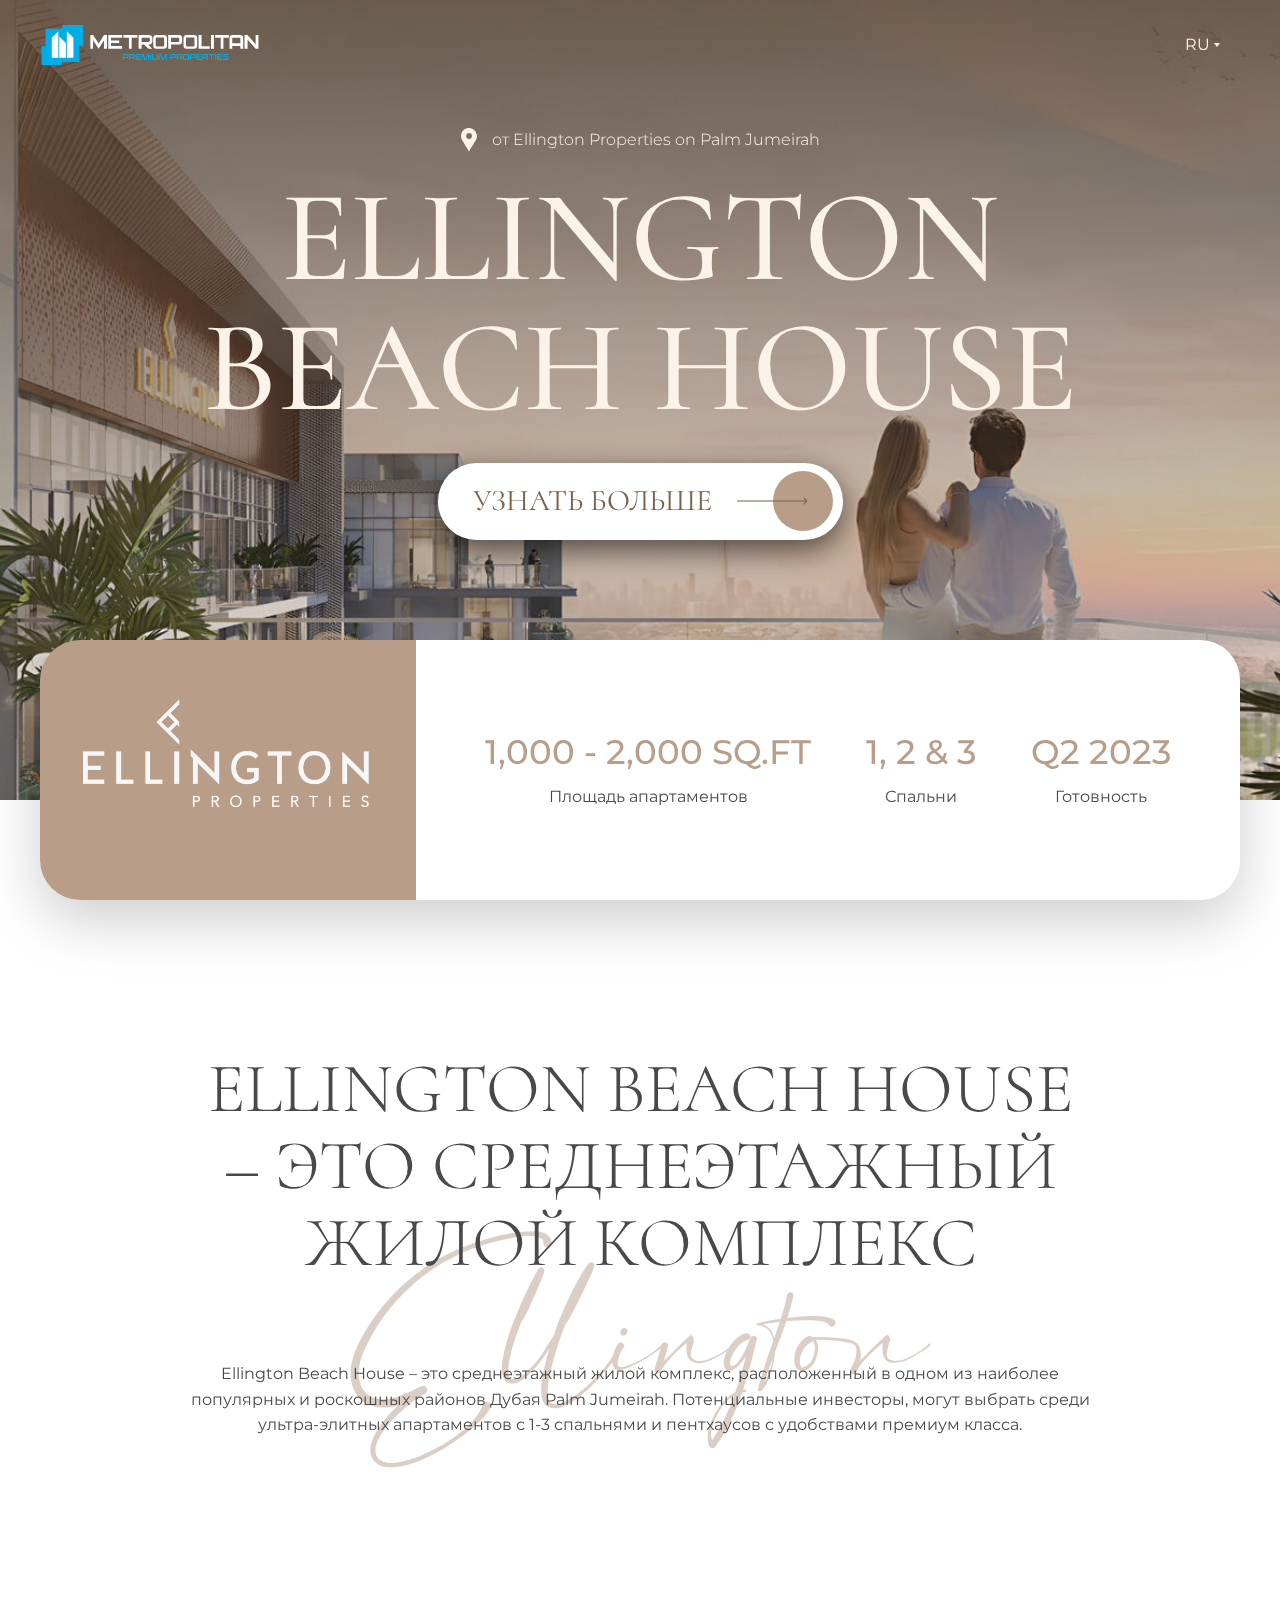
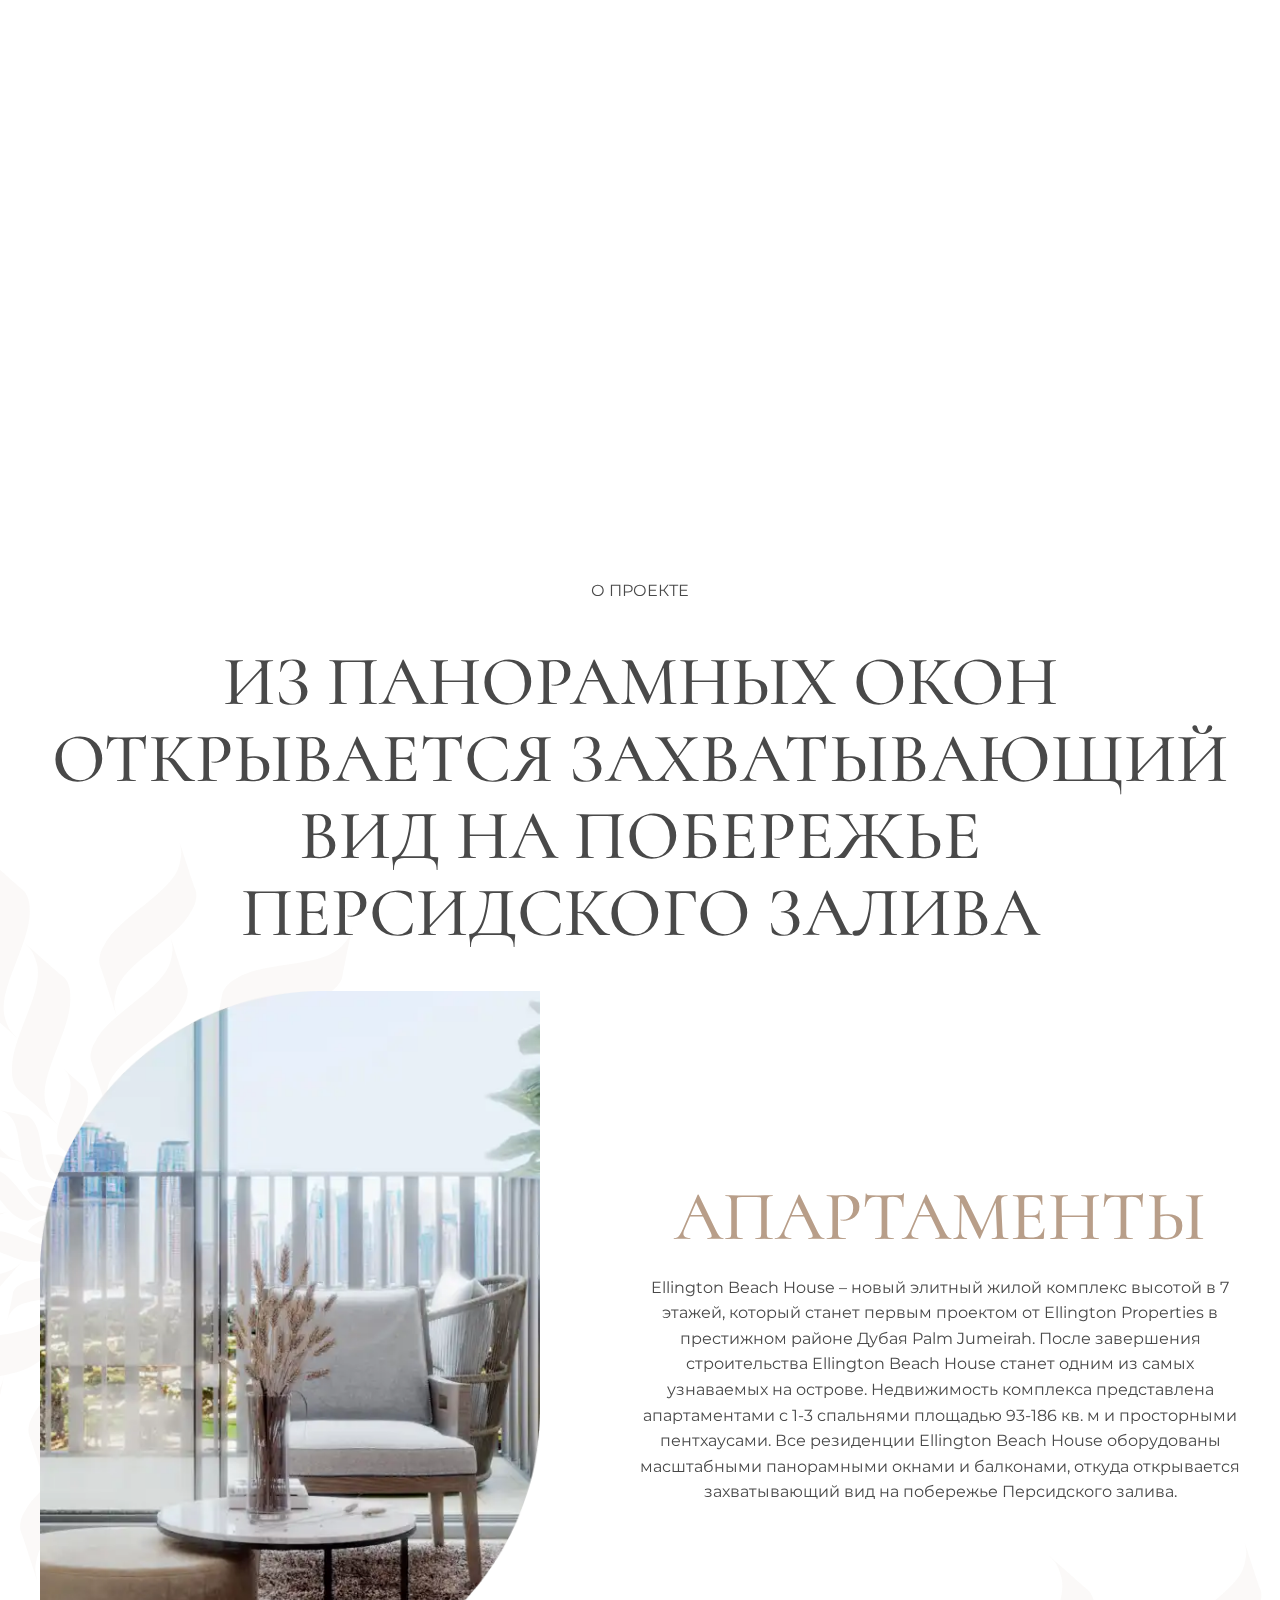
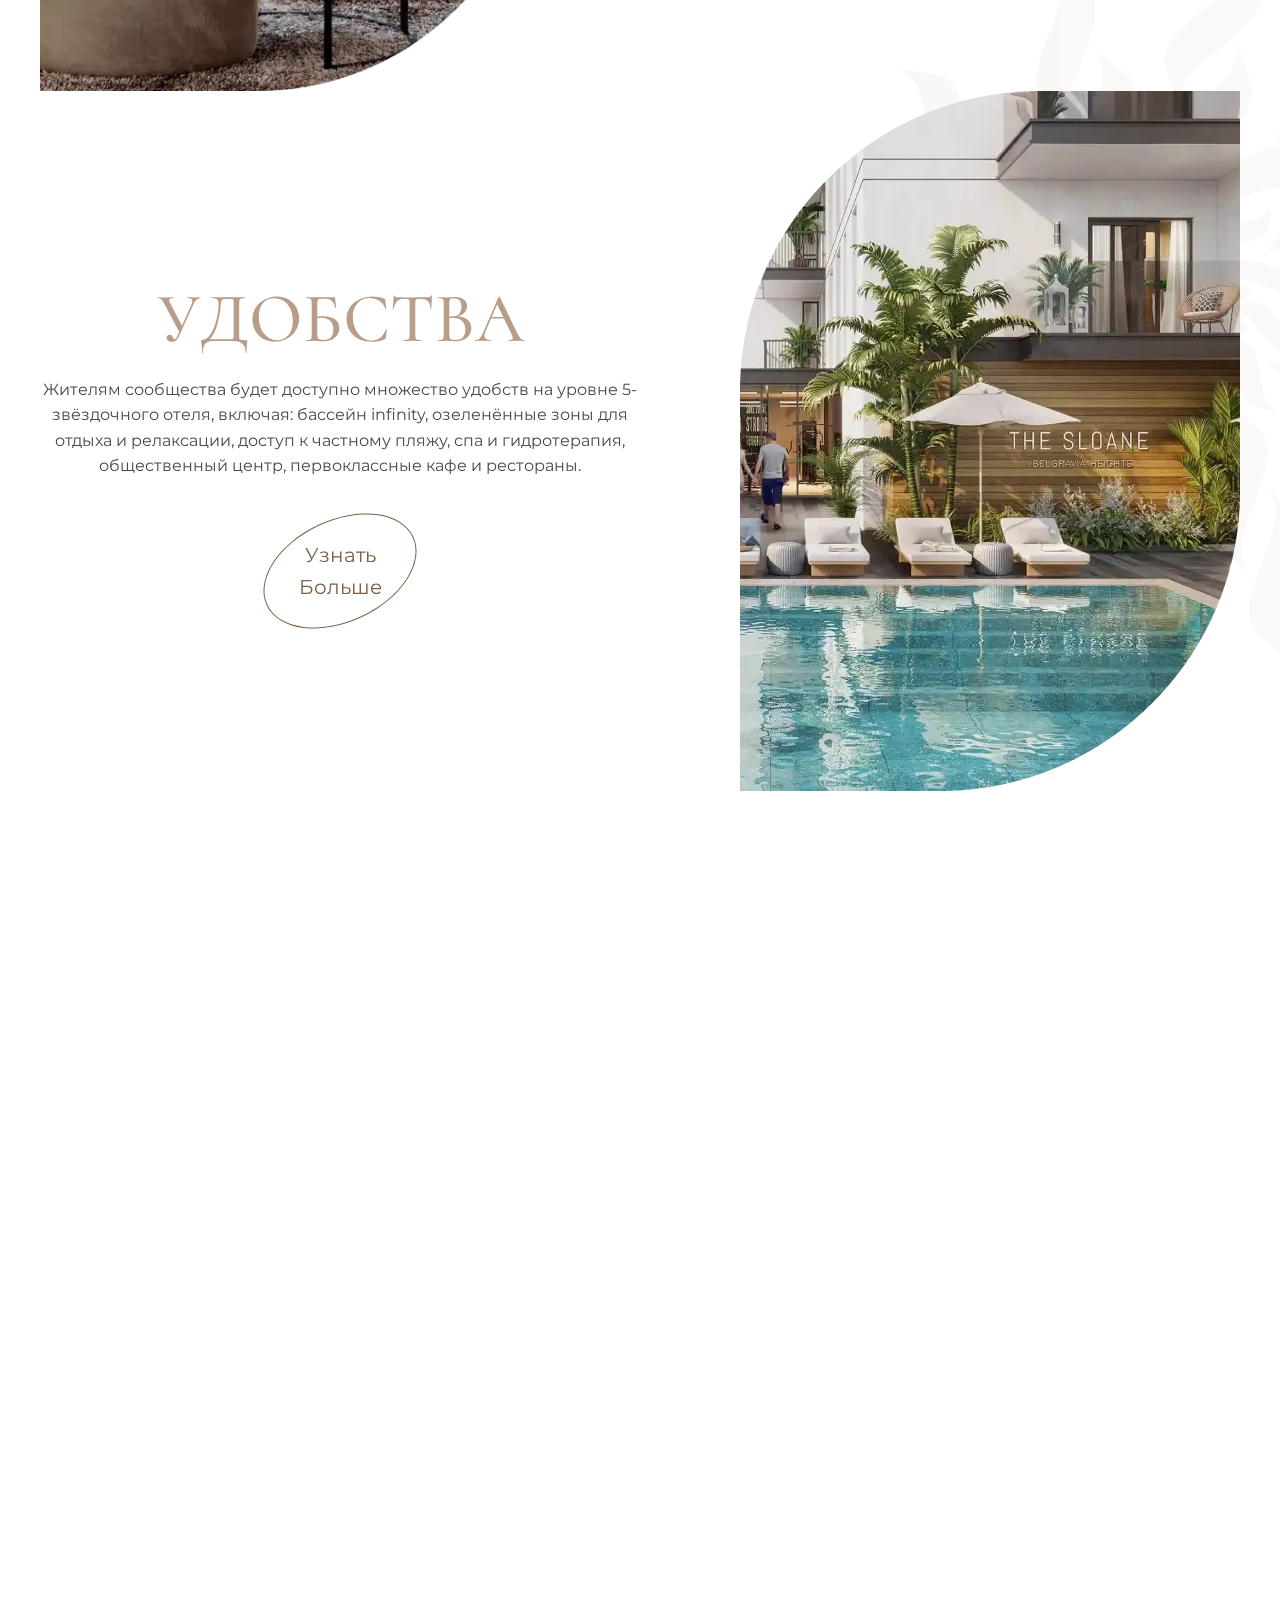
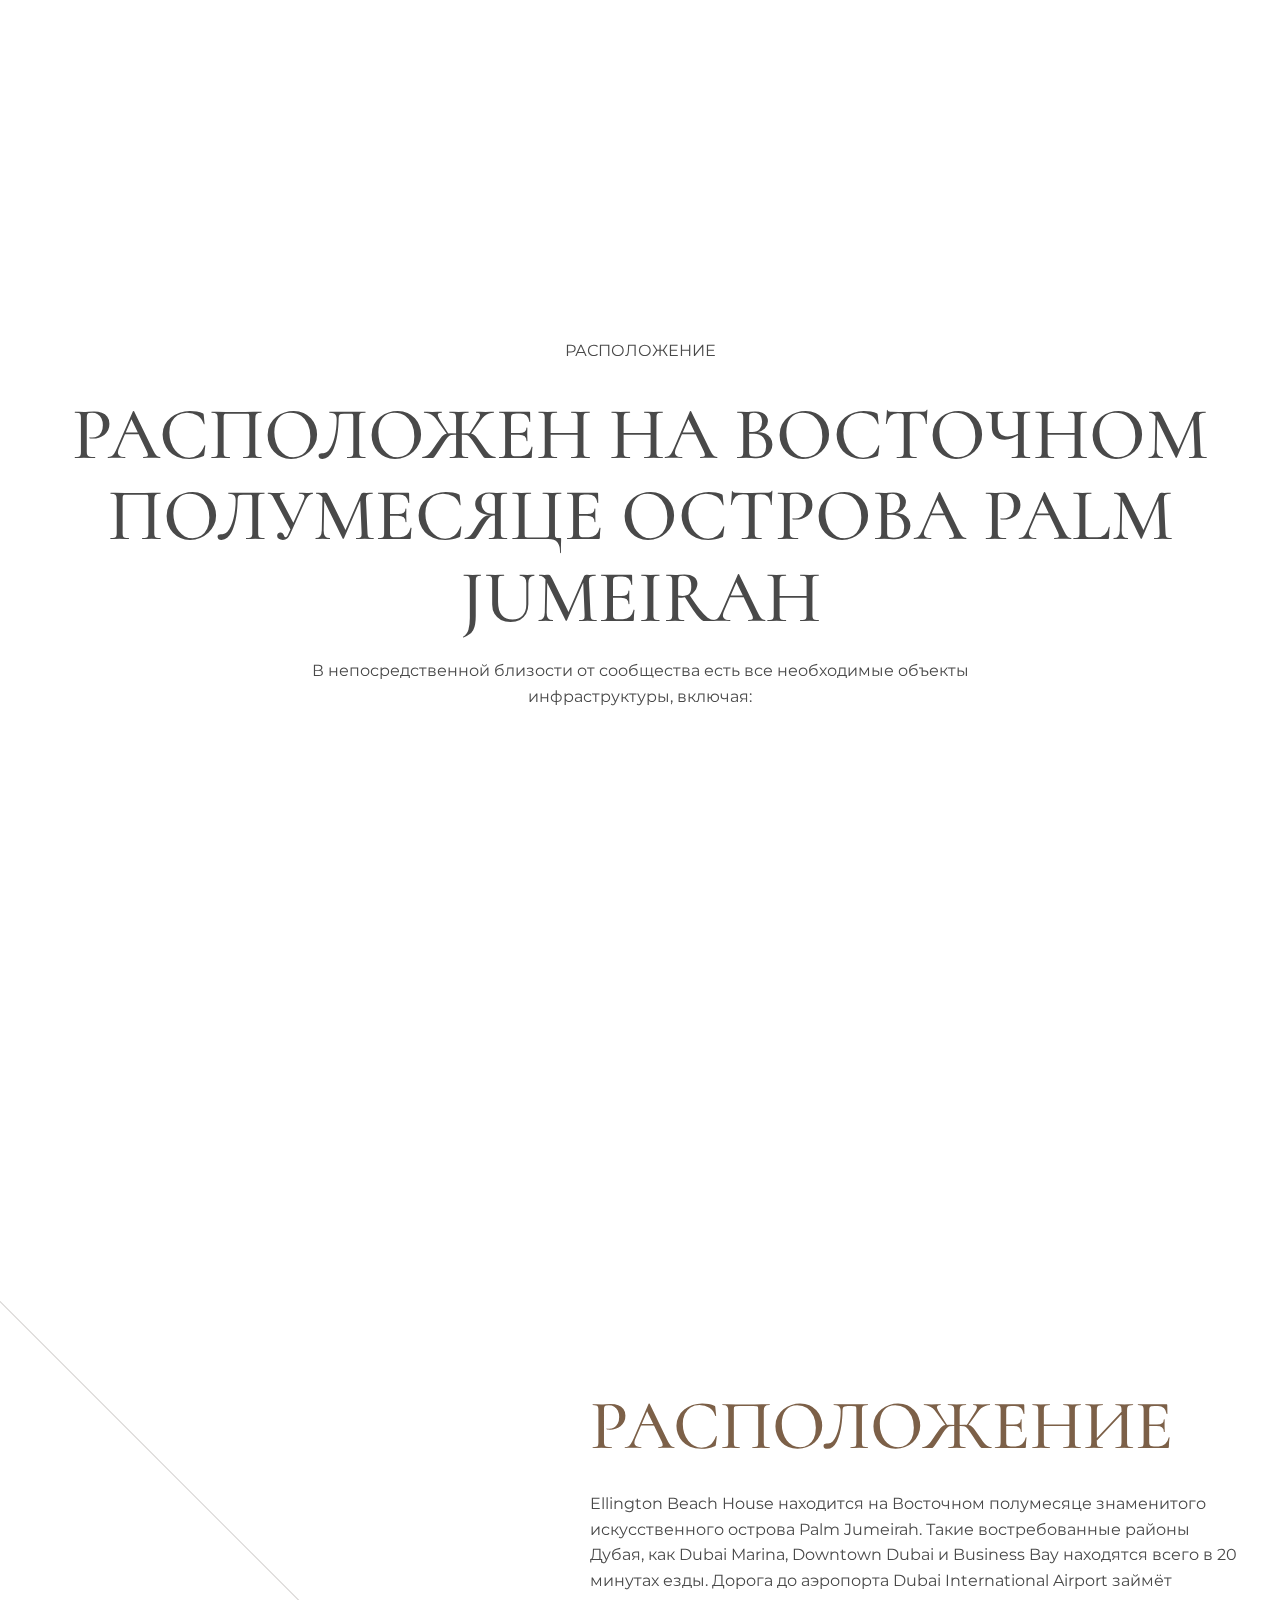
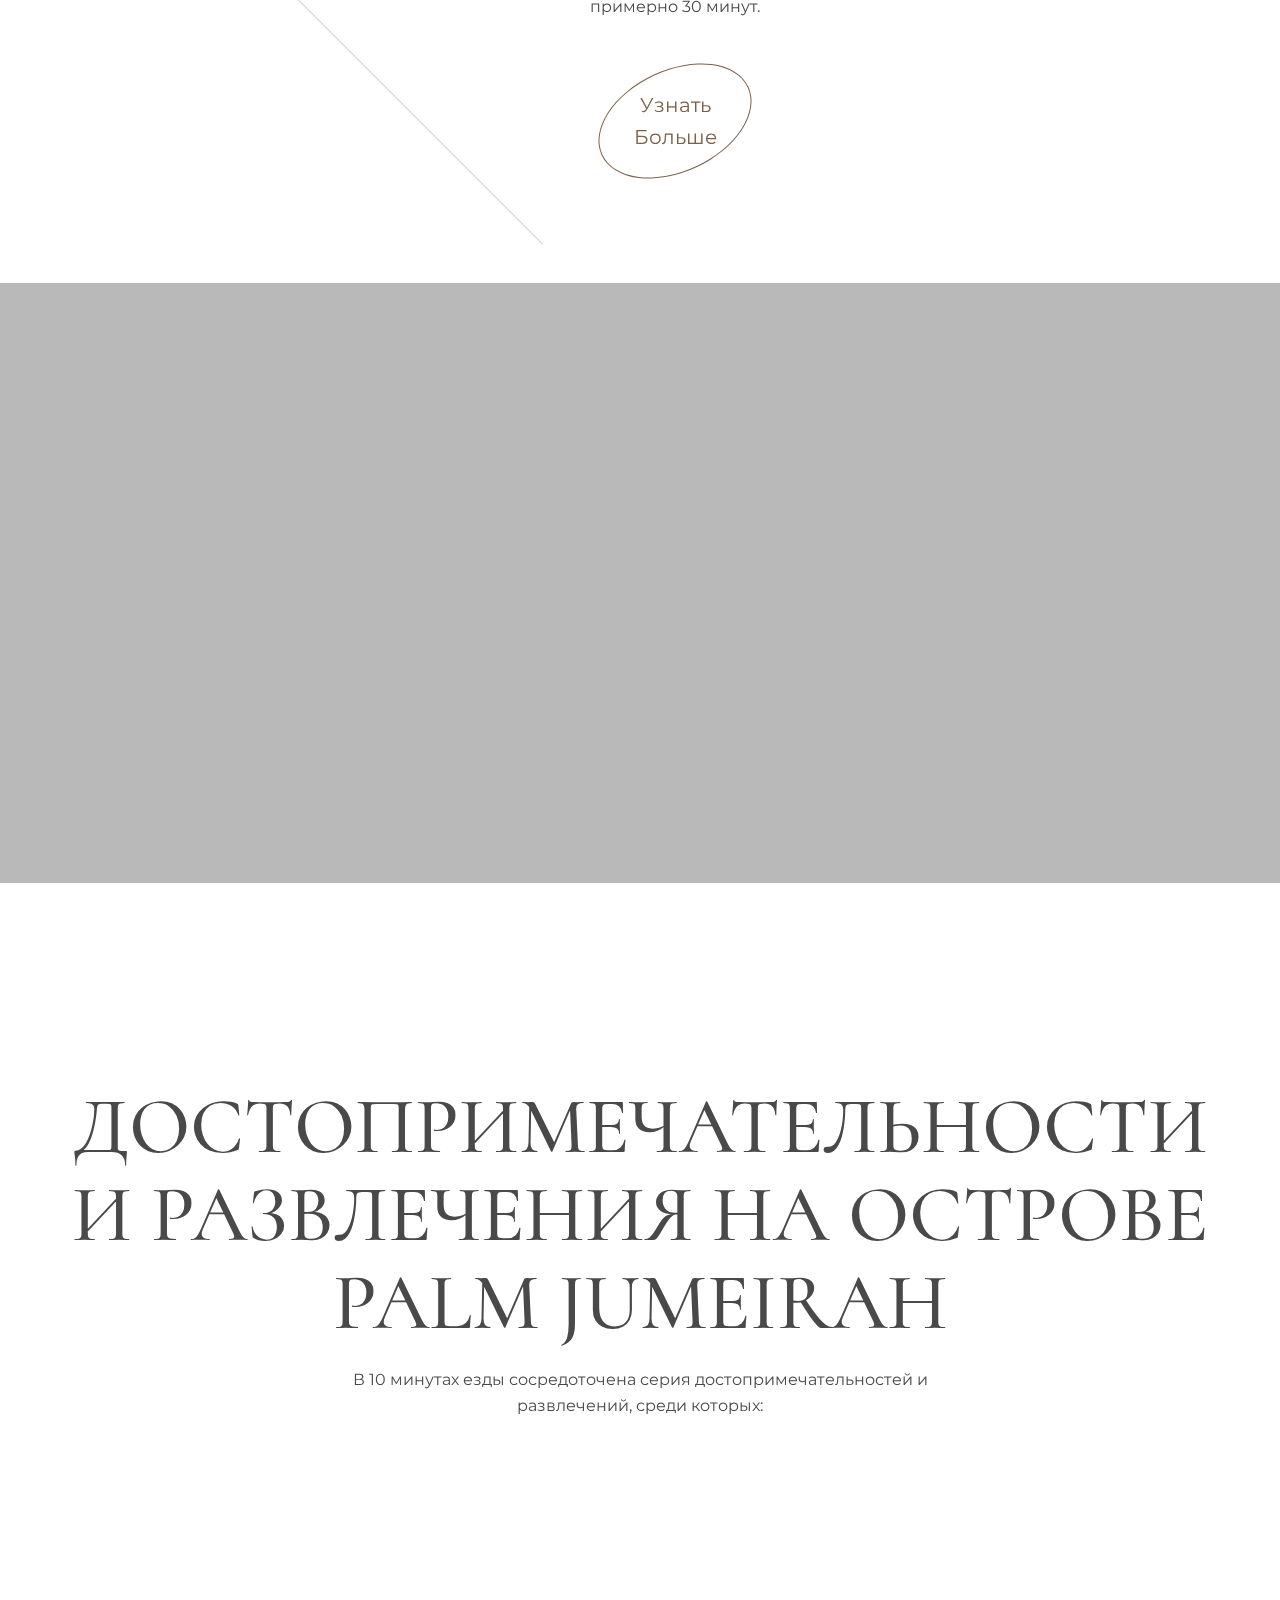
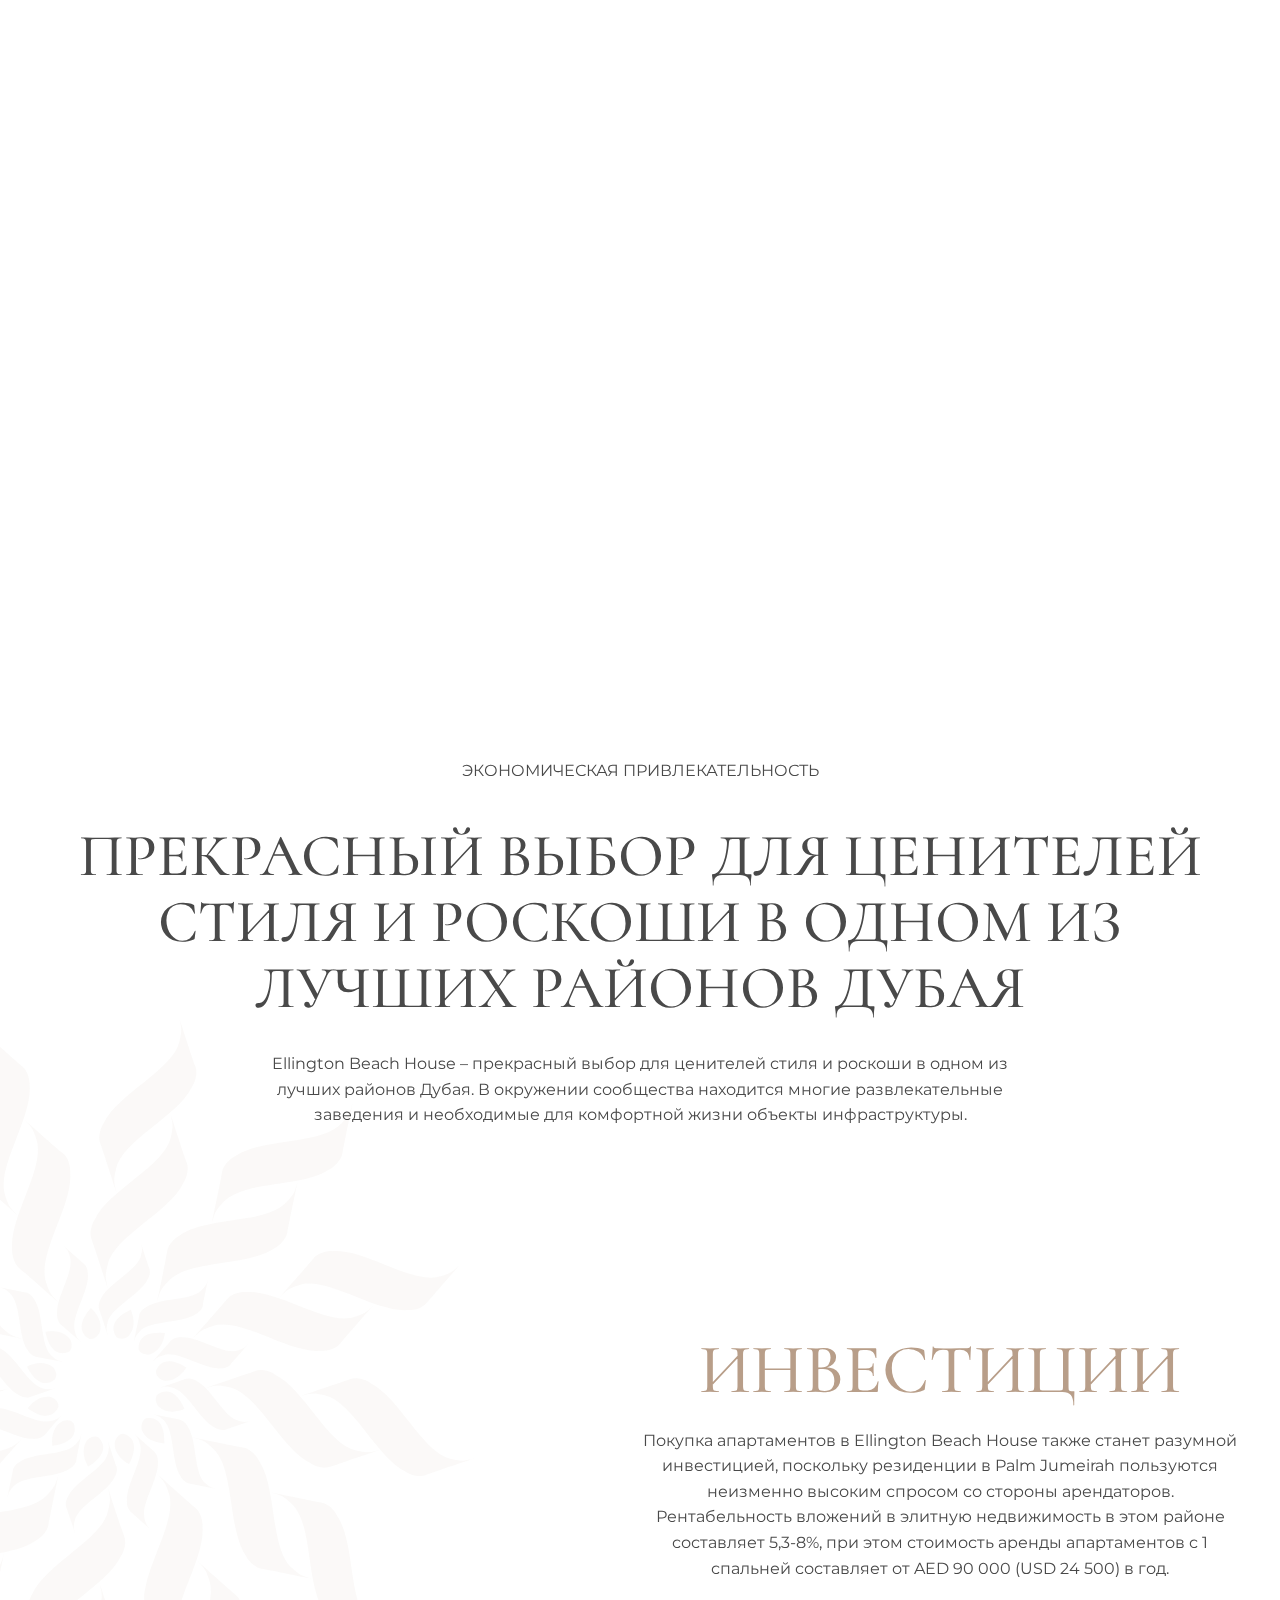
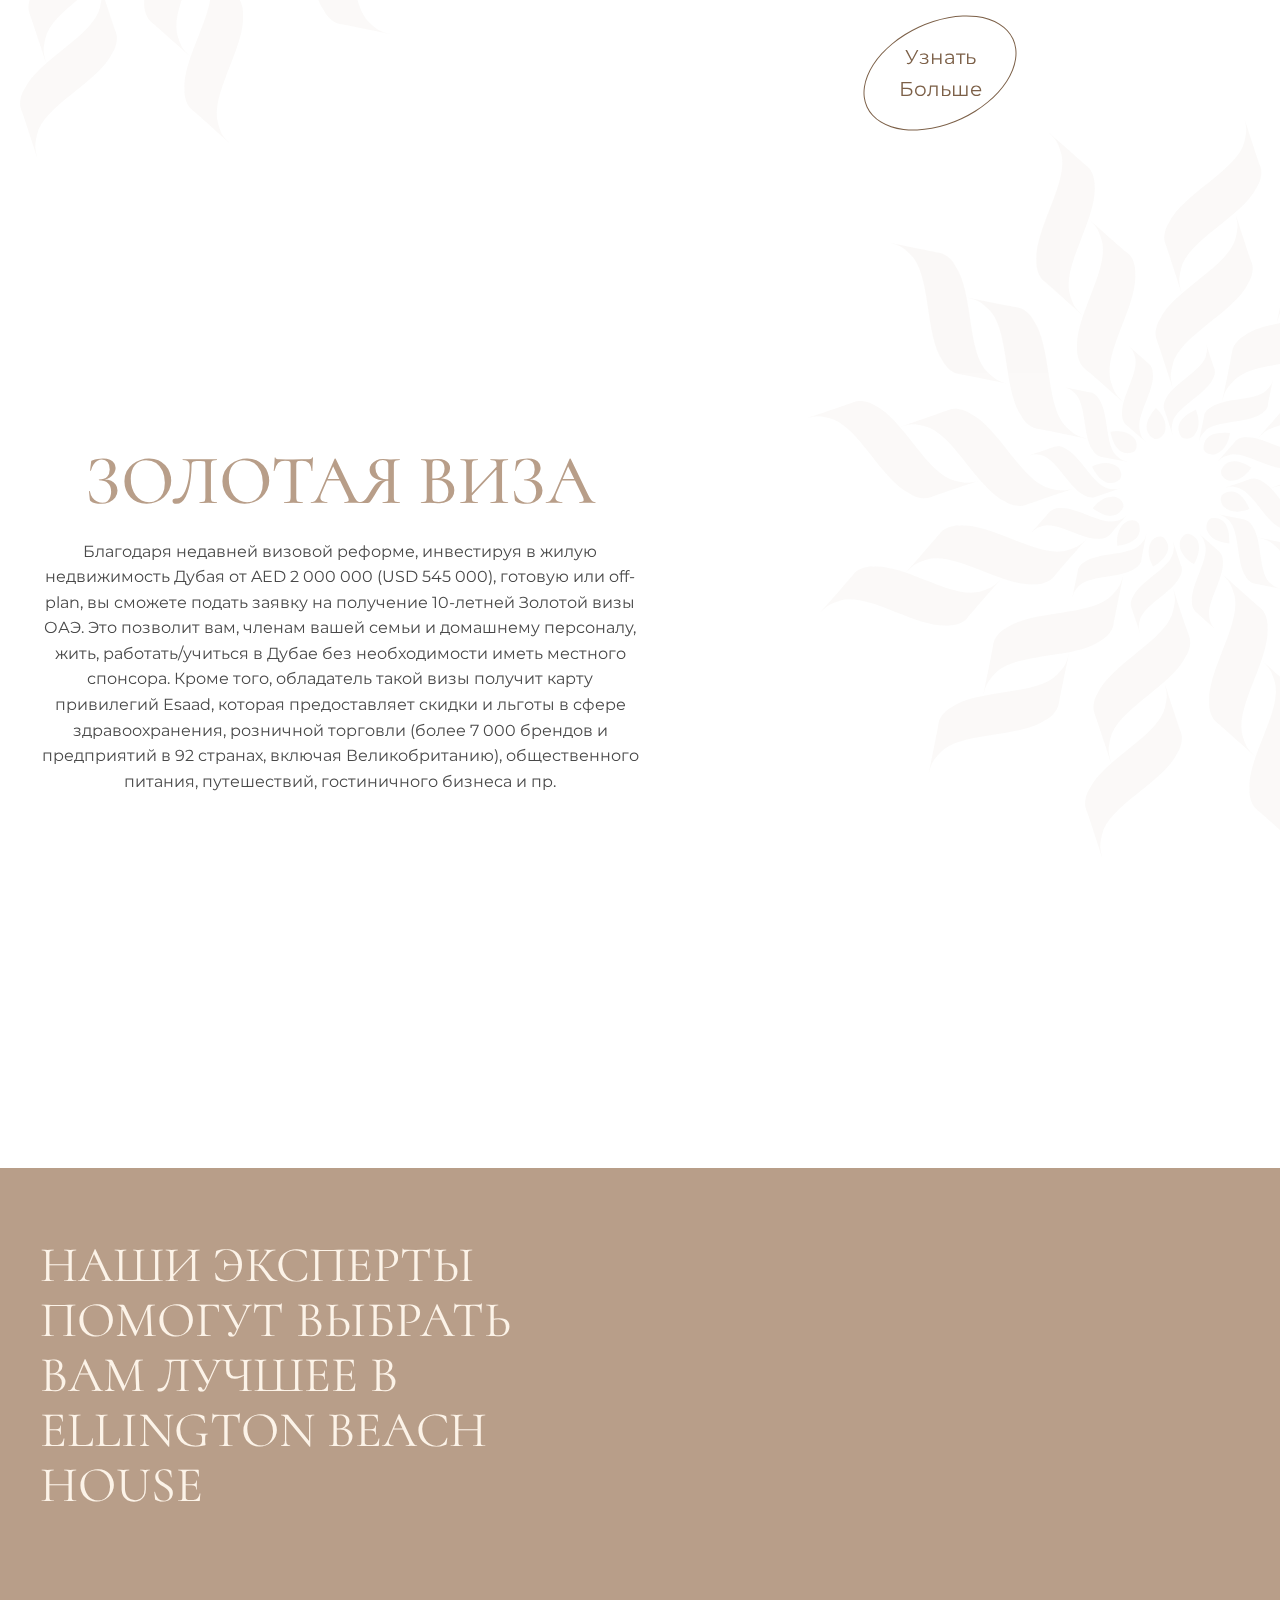
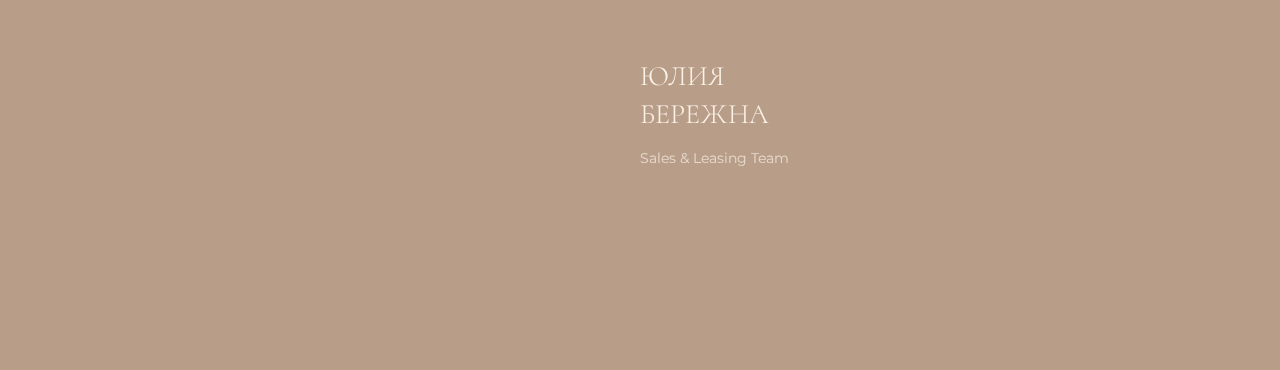
<file: app/ru/index.html>
<!DOCTYPE html>
<html lang="ru">

<head>
    <meta charset="UTF-8">
    <meta name="viewport" content="width=device-width, initial-scale=1.0">
    <link rel="stylesheet" href="../css/libs/aos.css">
    <link rel="stylesheet" href="../css/style.min.css">

    <!--metatextblock-->
    <title>Beach House</title>
    <!--/metatextblock-->
    <meta name="format-detection" content="telephone=no"/>
    <link rel="shortcut icon" href="../favicon.ico" type="image/x-icon"/>

    <script>
        const mktgInt = [
            {name: 'project', value: '41498'},
            {name: 'entity', value: '368'},
            {name: 'language', value: 'RU'},
        ];
    </script>
</head>

<body>

<header>
    <div class="container">
        <div class="header">
            <img loading="lazy" src="../images/logo.svg" alt="Metropolitian Premium Properties" class="header__logo"
                 width="220" height="40">

            <div class="header__info">
                <div class="header__language">
                    <div class="header__language-current">RU</div>
                    <ul class="header__language-list">
                        <li><a href="../">EN</a></li>
                        <li><a href="../de/">DE</a></li>
                        <li><a href="../ar/">AR</a></li>
                    </ul>
                </div>

                <div class="header__phone"></div>
            </div>
        </div>
    </div>
</header>

<main class="main">
    <section class="section-intro">
        <div class="container">
            <div class="intro">
                <div class="intro__location">
                    <svg xmlns="http://www.w3.org/2000/svg" width="16" height="25" viewBox="0 0 16 25" fill="none">
                        <path
                                d="M15.55 5.94263C15.5167 5.84017 15.4584 5.67794 15.375 5.45595C15.2917 5.23395 15.2334 5.0888 15.2 5.0205C14.5 3.347 13.475 2.10895 12.125 1.30636C10.775 0.503761 9.36671 0.102463 7.90005 0.102463C6.00005 0.102463 4.28338 0.742832 2.75005 2.02357C1.21672 3.30431 0.316715 5.10588 0.0500488 7.42828V8.40164L0.100049 8.65779V9.0164C0.166715 9.56285 0.341715 10.1861 0.625049 10.8863C0.908382 11.5864 1.16672 12.1499 1.40005 12.5768C1.63338 13.0038 2.00838 13.6527 2.52505 14.5236C3.04172 15.3945 3.38338 15.9665 3.55005 16.2398C4.51672 17.9133 6.00005 20.3893 8.00005 23.668C8.26672 23.224 9.18338 21.6189 10.75 18.8525C10.8167 18.75 10.9417 18.5451 11.125 18.2377C11.3084 17.9303 11.4334 17.6913 11.5 17.5205C11.5667 17.418 11.675 17.2729 11.825 17.085C11.975 16.8972 12.0834 16.7521 12.15 16.6496C12.3834 16.2056 12.8917 15.3603 13.675 14.1137C14.4584 12.8671 15.0334 11.8169 15.4 10.9631C15.7667 10.1093 15.95 9.27255 15.95 8.45287V7.32582C15.95 6.95014 15.8167 6.48908 15.55 5.94263ZM7.95005 11.0143C6.65005 11.0143 5.75005 10.3654 5.25005 9.06763C5.21672 8.89686 5.20005 8.64071 5.20005 8.29918V7.6332C5.20005 6.77938 5.48338 6.12193 6.05005 5.66086C6.61672 5.1998 7.28338 4.96927 8.05005 4.96927C8.88338 4.96927 9.57505 5.25957 10.125 5.84017C10.675 6.42077 10.95 7.13798 10.95 7.99181C10.95 8.84563 10.6584 9.56285 10.075 10.1434C9.49171 10.724 8.78338 11.0143 7.95005 11.0143Z"
                                fill="#FCF3E8"></path>
                    </svg>

                    <span>от Ellington Properties on Palm Jumeirah</span>
                </div>

                <h1 class="intro__title">ELLINGTON BEACH HOUSE</h1>

                <div class="intro__more popup-more">
                    <div class="intro__more-button">
                        <span>УЗНАТЬ БОЛЬШЕ</span>
                        <svg xmlns="http://www.w3.org/2000/svg" width="71" height="8" viewBox="0 0 71 8" fill="none">
                            <path
                                    d="M70.3536 4.35356C70.5488 4.1583 70.5488 3.84171 70.3536 3.64645L67.1716 0.464472C66.9763 0.26921 66.6597 0.26921 66.4645 0.464472C66.2692 0.659734 66.2692 0.976317 66.4645 1.17158L69.2929 4.00001L66.4645 6.82843C66.2692 7.0237 66.2692 7.34028 66.4645 7.53554C66.6597 7.7308 66.9763 7.7308 67.1716 7.53554L70.3536 4.35356ZM-4.37114e-08 4.5L70 4.50001L70 3.50001L4.37114e-08 3.5L-4.37114e-08 4.5Z"
                                    fill="#7C6048"></path>
                        </svg>
                    </div>
                </div>

                <div class="intro__info">
                    <div class="intro__info-left">
                        <picture>
                            <source srcset="../images/logo-ellington.webp" type="image/webp">
                            <source srcset="../images/logo-ellington.png" type="image/png">
                            <img loading="lazy" src="../images/logo-ellington.png" alt="Ellington Properties" width="300"
                                 height="119">
                        </picture>
                    </div>
                    <div class="intro__info-right">
                        <ul class="intro__info-list">
                            <li>
                                <div>1,000 - 2,000 SQ.FT</div>
                                <span>Площадь апартаментов</span>
                            </li>

                            <li>
                                <div>1, 2 & 3</div>
                                <span>Спальни</span>
                            </li>

                            <li>
                                <div>Q2 2023</div>
                                <span>Готовность</span>
                            </li>
                        </ul>
                    </div>
                </div>
            </div>
        </div>
    </section>

    <section class="section-ellington">
        <div class="container">
            <div class="ellington">
                <div class="ellington__text">
                    <div class="ellington__title">ELLINGTON BEACH HOUSE – ЭТО СРЕДНЕЭТАЖНЫЙ ЖИЛОЙ КОМПЛЕКС</div>
                    <svg class="ellington__img-text" xmlns="http://www.w3.org/2000/svg" width="590" height="240"
                         viewBox="0 0 423 174" fill="none">
                        <path
                                d="M147.599 9.04736C147.759 10.6489 147.319 11.75 146.278 12.3506C145.237 12.9111 144.176 12.9512 143.095 12.4707C142.014 11.9502 141.493 10.8892 141.533 9.2876C141.613 7.68604 140.933 6.56494 139.491 5.92432C138.09 5.24365 136.688 4.80322 135.287 4.60303C132.084 4.20264 128.861 4.20264 125.618 4.60303C122.415 5.00342 119.231 5.52393 116.068 6.16455C110.903 7.20557 105.798 8.4668 100.753 9.94824C80.4136 15.834 62.2759 25.8438 46.3403 39.9775C30.4048 54.0713 18.353 70.8877 10.1851 90.4268C9.18408 93.0693 8.44336 95.792 7.96289 98.5947C7.48242 101.397 7.40234 104.22 7.72266 107.063C8.32324 111.708 10.0449 115.431 12.8877 118.234C15.7705 121.077 19.5742 122.558 24.2988 122.678C29.2637 122.598 34.0684 121.637 38.7129 119.795C43.4775 117.994 48.1621 115.852 52.7666 113.369C53.5273 112.969 54.2881 112.889 55.0488 113.129C55.8096 113.369 56.4102 113.87 56.8506 114.63C57.2109 115.351 57.271 116.092 57.0308 116.853C56.8306 117.613 56.3701 118.194 55.6494 118.594C55.6494 118.634 55.6494 118.654 55.6494 118.654C55.6494 118.654 55.6294 118.654 55.5894 118.654C55.3892 118.774 55.189 118.875 54.9888 118.955C51.9458 120.636 48.2422 123.219 43.8779 126.702C39.5537 130.186 35.3496 134.129 31.2656 138.534C27.2217 142.978 24.0786 147.382 21.8364 151.747C19.6343 156.151 19.1338 160.075 20.335 163.518C21.5361 166 23.438 167.562 26.0405 168.203C28.6831 168.843 31.3057 169.023 33.9082 168.743C40.4746 167.902 46.8208 166.141 52.9468 163.458C59.0728 160.815 64.9585 157.772 70.604 154.329C74.0073 152.207 77.5308 149.745 81.1743 146.942C84.8179 144.139 88.1011 141.056 91.0239 137.693C93.9868 134.33 96.1489 130.686 97.5103 126.762C97.9507 125.521 98.6914 124.82 99.7324 124.66C100.813 124.5 101.754 124.76 102.555 125.441C103.356 126.122 103.616 127.123 103.336 128.444C101.614 131.647 99.5122 134.51 97.0298 137.032C94.5474 139.555 91.9448 141.957 89.2222 144.239C89.022 144.399 88.8218 144.56 88.6216 144.72C85.1382 147.723 80.6738 151.006 75.2285 154.569C69.8232 158.173 63.9775 161.496 57.6914 164.539C51.4053 167.582 45.2593 169.764 39.2534 171.085C33.2876 172.447 28.0225 172.367 23.458 170.845C20.5752 169.724 18.4531 167.762 17.0918 164.959C15.6104 161.436 15.6304 157.492 17.1519 153.128C18.7134 148.764 21.1958 144.339 24.5991 139.855C28.0024 135.371 31.7461 131.146 35.8301 127.183C32.3867 128.144 28.9434 128.664 25.5 128.744C22.0566 128.824 18.6533 128.224 15.29 126.942C11.6465 125.421 8.68359 123.079 6.40137 119.916C4.15918 116.752 2.73779 113.269 2.13721 109.465C1.33643 104.46 1.57666 99.5557 2.85791 94.751C4.13916 89.9062 5.9209 85.2817 8.20312 80.8774C17.6123 62.6597 30.2847 47.1045 46.2202 34.2119C62.1958 21.3193 80.0532 12.1304 99.7925 6.64502C105.478 5.04346 111.204 3.68213 116.969 2.56104C122.775 1.3999 128.661 0.819336 134.626 0.819336C137.509 0.779297 140.212 1.35986 142.734 2.56104C145.297 3.72217 146.918 5.88428 147.599 9.04736ZM191.502 91.748C191.782 91.3477 192.123 91.1675 192.523 91.2075C192.923 91.2476 193.224 91.4478 193.424 91.8081C193.664 92.1284 193.664 92.5088 193.424 92.9492C190.621 97.1133 187.018 101.658 182.613 106.583C178.209 111.547 173.464 116.052 168.379 120.096C163.334 124.18 158.45 127.022 153.725 128.624C150.882 129.505 148.22 129.545 145.737 128.744C143.295 127.943 141.613 126.001 140.692 122.918C139.691 118.674 139.571 114.07 140.332 109.105C141.093 104.18 142.074 99.4956 143.275 95.0513C143.435 94.3306 143.615 93.6099 143.815 92.8892C144.496 90.4067 145.217 87.9443 145.978 85.502C142.774 90.7871 139.291 95.6519 135.527 100.096C131.804 104.541 127.92 107.844 123.876 110.006C122.194 110.887 120.333 111.307 118.291 111.267C116.249 111.227 114.587 110.366 113.306 108.685C111.104 105.241 110.703 99.876 112.104 92.5889C113.466 85.2617 115.768 77.314 119.011 68.7456C122.294 60.1372 125.698 52.1494 129.221 44.7822C132.745 37.415 135.587 31.9497 137.75 28.3862C138.35 27.4253 139.151 27.0449 140.152 27.2451C141.153 27.4453 141.793 28.0859 142.074 29.167C142.114 29.8076 141.994 30.5283 141.713 31.3291C141.473 32.1299 141.193 32.9106 140.873 33.6714C140.672 34.2319 140.492 34.7324 140.332 35.1729C137.129 43.2607 133.625 51.2285 129.822 59.0762C129.461 59.7568 129.121 60.4175 128.801 61.0581C127.76 63.3003 126.519 65.4224 125.077 67.4243C123.315 71.9888 121.674 76.6133 120.152 81.2979C118.23 87.0234 116.889 92.8491 116.128 98.7749C116.128 99.1753 116.108 99.6357 116.068 100.156C115.868 101.838 115.888 103.54 116.128 105.261C116.369 106.983 117.29 107.964 118.891 108.204C122.655 108.004 126.499 105.942 130.422 102.018C134.386 98.0942 137.99 93.6699 141.233 88.7451C144.516 83.8203 147.039 79.7563 148.8 76.5532C148.84 76.4731 148.88 76.4131 148.92 76.373C148.92 76.333 148.94 76.2729 148.98 76.1929C154.065 61.2983 160.492 47.0244 168.259 33.3711C170.061 30.248 172.083 27.2051 174.325 24.2422C174.806 23.6416 175.406 23.3413 176.127 23.3413C176.848 23.3413 177.448 23.6216 177.929 24.1821C178.169 24.4624 178.329 24.7827 178.409 25.1431C178.489 25.5034 178.489 25.8438 178.409 26.1641C178.009 27.6455 177.488 29.0869 176.848 30.4883C176.607 31.0088 176.387 31.5093 176.187 31.9897C172.183 40.9985 167.899 49.8672 163.334 58.5957C162.934 59.3164 162.534 60.0571 162.133 60.8179C160.812 63.4604 159.23 65.9629 157.389 68.3252C152.704 80.0566 148.98 92.0884 146.218 104.42C145.857 106.062 145.457 108.304 145.017 111.147C144.616 113.99 144.456 116.732 144.536 119.375C144.656 122.058 145.297 124 146.458 125.201C148.94 126.482 151.583 126.582 154.386 125.501C157.229 124.42 159.771 123.159 162.013 121.717C162.093 121.677 162.153 121.637 162.193 121.597C167.318 118.194 172.063 114.31 176.427 109.946C180.832 105.622 184.896 100.997 188.619 96.0723C189.66 94.6709 190.621 93.2295 191.502 91.748ZM228.078 82.5591C229.079 82.439 229.419 82.6592 229.099 83.2197C228.818 83.7402 228.118 84.4609 226.997 85.3818C225.875 86.3027 224.634 87.2637 223.273 88.2646C221.952 89.2256 220.75 90.0664 219.669 90.7871C218.588 91.4678 217.928 91.8682 217.688 91.9883C214.685 93.8701 211.602 95.6318 208.438 97.2734C205.275 98.875 201.952 100.136 198.469 101.057C195.626 101.898 193.664 101.417 192.583 99.6157C191.502 97.814 191.182 95.6519 191.622 93.1294C192.062 89.1655 193.444 85.562 195.766 82.3188C196.447 81.5581 197.188 81.2979 197.988 81.5381C198.829 81.7383 199.45 82.2188 199.85 82.9795C200.25 83.7002 200.15 84.481 199.55 85.3218C198.229 87.2036 197.127 89.3057 196.247 91.6279C195.366 93.9102 195.085 96.1924 195.406 98.4746C196.247 99.2754 197.408 99.5356 198.889 99.2554C200.371 98.9751 201.772 98.5547 203.093 97.9941C203.734 97.7539 204.294 97.5737 204.775 97.4536C209.059 95.6919 213.183 93.5898 217.147 91.1475C221.151 88.7051 224.794 85.8423 228.078 82.5591ZM199.55 76.6133C198.068 76.4131 197.288 75.7524 197.208 74.6313C197.167 73.5103 197.568 72.5293 198.409 71.6885C199.29 70.8477 200.331 70.7876 201.532 71.5083C202.252 72.0288 202.573 72.6895 202.493 73.4902C202.413 74.251 202.092 74.9517 201.532 75.5923C200.971 76.2329 200.311 76.5732 199.55 76.6133ZM278.827 82.6191C279.027 82.3789 279.248 82.2988 279.488 82.3789C279.728 82.4189 279.908 82.5391 280.028 82.7393C280.148 82.9395 280.128 83.1597 279.968 83.3999C279.568 83.8804 279.147 84.3008 278.707 84.6611C276.265 86.543 273.122 88.665 269.278 91.0273C265.474 93.3896 261.59 95.0713 257.626 96.0723C253.703 97.0332 250.339 96.3726 247.537 94.0903C246.496 93.0093 245.795 91.2876 245.435 88.9253C245.114 86.5229 245.114 84.2007 245.435 81.9585C241.631 84.8413 237.967 88.1445 234.444 91.8682C230.96 95.5518 228.218 99.3154 226.216 103.159C225.695 103.76 225.075 104.04 224.354 104C223.633 103.96 223.033 103.68 222.552 103.159C222.072 102.599 221.912 101.918 222.072 101.117C222.792 97.874 223.693 94.6509 224.774 91.4478C225.175 90.1665 225.555 88.8853 225.916 87.604C225.916 87.604 225.916 87.584 225.916 87.5439C226.356 86.1426 226.736 84.7212 227.057 83.2798C227.337 82.2788 227.897 81.6982 228.738 81.5381C229.579 81.3379 230.34 81.498 231.021 82.0186C231.701 82.499 231.941 83.2598 231.741 84.3008C231.061 87.1836 230.26 90.0664 229.339 92.9492C229.099 93.6299 228.878 94.2905 228.678 94.9312C231.401 92.4087 234.063 89.8062 236.666 87.1235C240.189 83.4399 243.853 79.9565 247.657 76.6733C248.137 76.2729 248.578 76.2129 248.978 76.4932C249.418 76.7734 249.779 77.2339 250.059 77.8745C250.5 78.9556 250.6 80.0967 250.359 81.2979C250.159 82.499 249.839 83.7002 249.398 84.9014C248.918 86.2627 248.558 87.624 248.317 88.9854C248.117 90.3066 248.357 91.5879 249.038 92.8291C250.8 94.4707 252.862 95.2114 255.224 95.0513C257.626 94.8911 260.029 94.2905 262.431 93.2495C264.874 92.2085 266.996 91.1675 268.797 90.1265C269.078 89.9663 269.378 89.7861 269.698 89.5859C273.142 87.7041 276.185 85.3818 278.827 82.6191ZM291.8 77.9346C292.28 77.1738 292.901 76.7734 293.662 76.7334C294.462 76.6533 295.123 76.8735 295.644 77.394C296.204 77.8745 296.384 78.5552 296.184 79.436C293.381 91.6079 290.078 103.68 286.274 115.651C286.915 115.571 287.456 115.591 287.896 115.711C288.376 115.832 288.637 116.192 288.677 116.792C288.597 117.033 288.457 117.233 288.256 117.393C288.056 117.553 287.836 117.613 287.596 117.573C286.955 117.453 286.314 117.413 285.674 117.453C283.271 124.7 280.389 131.807 277.025 138.774C273.902 145.14 270.259 151.266 266.095 157.152C265.614 157.792 265.014 158.133 264.293 158.173C263.532 158.253 262.872 158.033 262.311 157.512C261.39 156.471 260.83 154.569 260.629 151.807C260.389 149.084 260.649 146.381 261.41 143.699C262.812 138.734 265.194 133.789 268.557 128.864C271.88 123.939 275.924 120.156 280.689 117.513C283.612 108.945 286.154 100.276 288.316 91.5078C286.835 93.8701 285.153 96.0723 283.271 98.1143C280.669 100.877 278.146 102.058 275.704 101.658C273.222 101.257 272.041 99.0952 272.161 95.1714C272.641 92.0884 273.662 89.1655 275.224 86.4028C276.785 83.6401 278.727 81.1377 281.049 78.8955C283.492 76.7334 285.554 75.4922 287.235 75.1719C288.917 74.8516 290.138 75.0317 290.899 75.7124C291.66 76.3931 291.88 77.1938 291.56 78.1147C291.239 78.9956 290.318 79.5762 288.797 79.8564C286.955 80.2568 284.993 81.6382 282.911 84.0005C280.869 86.3228 279.248 88.8853 278.046 91.688C276.805 94.4507 276.525 96.6729 277.206 98.3545L276.905 98.2344C278.427 98.875 279.888 98.5146 281.29 97.1533C282.731 95.792 284.032 94.0503 285.193 91.9282C286.395 89.8062 287.375 87.9043 288.136 86.2227C288.417 85.6221 288.677 85.1016 288.917 84.6611C289.438 83.46 289.958 82.2388 290.479 80.9976C290.919 79.9966 291.359 78.9756 291.8 77.9346ZM263.752 152.467C270.599 142.137 276.004 131.207 279.968 119.675C275.764 122.318 272.241 125.901 269.398 130.426C266.515 134.99 264.553 139.515 263.512 143.999C263.472 144.039 263.452 144.099 263.452 144.179C263.252 145.42 263.112 146.822 263.032 148.383C262.952 149.945 263.192 151.306 263.752 152.467ZM352.099 65.082C353.06 65.7627 353.44 66.5835 353.24 67.5444C353.08 68.5054 352.579 69.2461 351.738 69.7666C350.938 70.2471 350.037 70.127 349.036 69.4062C348.035 67.9248 346.633 66.9639 344.832 66.5234C343.07 66.043 341.248 65.7627 339.366 65.6826C338.646 65.6426 337.945 65.5825 337.264 65.5024C330.738 65.2622 324.191 65.4224 317.625 65.9829C315.423 72.4292 313.081 78.8555 310.598 85.2617C310.238 86.2627 309.857 87.2837 309.457 88.3247C308.977 93.77 307.996 98.6948 306.514 103.099C306.234 103.94 305.934 104.781 305.613 105.622C304.933 107.664 304.132 109.646 303.211 111.567C302.25 113.529 300.969 115.251 299.367 116.732C298.687 117.093 298.086 117.073 297.565 116.672C297.045 116.272 296.865 115.711 297.025 114.991C300.028 104.1 303.471 93.2896 307.355 82.5591C307.595 81.8784 307.835 81.1978 308.076 80.5171C307.675 77.9146 306.834 75.6323 305.553 73.6704C304.272 71.6685 302.35 70.2871 299.788 69.5264C299.347 69.3262 298.747 69.2261 297.986 69.2261C297.425 69.2261 296.925 69.186 296.484 69.106C296.044 68.9858 295.824 68.7056 295.824 68.2651C295.864 68.105 295.944 67.9648 296.064 67.8447C296.184 67.6846 296.324 67.5845 296.484 67.5444C301.049 66.4634 305.613 65.5825 310.178 64.9019C311.179 64.7817 312.28 64.6416 313.481 64.4814C313.481 64.4414 313.501 64.3813 313.541 64.3013C313.581 64.2212 313.601 64.1411 313.601 64.061C313.921 63.1001 314.222 62.1392 314.502 61.1782C316.063 56.6538 317.225 52.0894 317.985 47.4849C318.105 46.4438 318.566 45.7632 319.367 45.4429C320.208 45.0825 320.988 45.0825 321.709 45.4429C322.47 45.7632 322.83 46.4639 322.79 47.5449C321.589 53.0303 320.107 58.4756 318.346 63.8809C322.27 63.3203 326.394 62.8799 330.718 62.5596C335.082 62.1992 339.166 62.1792 342.97 62.4995C346.773 62.8198 349.816 63.6807 352.099 65.082ZM301.89 110.006C303.451 107.644 304.712 104.921 305.673 101.838C306.594 98.7148 307.275 95.752 307.715 92.9492C305.593 98.5947 303.651 104.28 301.89 110.006ZM308.796 78.355C310.198 74.3911 311.539 70.4272 312.82 66.4634C308.736 66.9438 304.652 67.5645 300.568 68.3252C302.851 69.166 304.672 70.4673 306.034 72.229C307.355 73.9507 308.276 75.9927 308.796 78.355ZM421.887 82.3789C422.327 82.6592 422.207 83.1597 421.526 83.8804C420.886 84.561 419.945 85.3418 418.704 86.2227C417.502 87.0635 416.261 87.8843 414.98 88.6851C413.739 89.4458 412.758 90.0464 412.037 90.4868C411.717 90.687 411.497 90.8271 411.376 90.9072C408.133 92.9092 404.69 94.4707 401.046 95.5918C398.364 96.3525 395.721 96.4927 393.119 96.0122C390.516 95.4917 388.754 93.73 387.833 90.7271C387.273 88.4048 387.133 86.0625 387.413 83.7002C387.493 83.2998 387.553 82.8193 387.593 82.2588C387.633 82.0986 387.653 81.9185 387.653 81.7183C382.248 85.9624 377.343 90.707 372.939 95.9521C371.417 97.7539 370.096 99.6758 368.975 101.718C368.855 101.998 368.755 102.258 368.675 102.499H368.615C368.575 102.539 368.535 102.579 368.495 102.619C368.455 102.779 368.395 102.919 368.314 103.039C368.034 103.68 367.594 104.1 366.993 104.3C366.433 104.541 365.832 104.541 365.191 104.3C364.431 103.94 363.97 103.399 363.81 102.679C363.65 101.918 363.81 101.197 364.291 100.517C365.051 99.1152 365.752 97.7139 366.393 96.3125C367.754 93.5498 368.455 90.687 368.495 87.7241C368.455 86.9634 368.354 86.2227 368.194 85.502C368.074 84.7812 367.794 84.1206 367.354 83.52C366.513 82.6792 364.371 81.9585 360.927 81.3579C357.524 80.7573 353.74 80.2969 349.576 79.9766C345.452 79.6562 341.909 79.5361 338.946 79.6162C340.507 82.0986 340.948 85.2417 340.267 89.0454C339.586 92.8491 338.425 95.752 336.784 97.7539C334.982 100.156 332.62 101.698 329.697 102.378C327.455 102.378 325.853 101.618 324.892 100.096C323.891 98.5347 323.371 96.6929 323.331 94.5708C323.25 92.4487 323.471 90.5669 323.991 88.9253C324.672 86.4028 325.813 84.1006 327.415 82.0186C329.016 79.8965 331.018 78.2549 333.42 77.0938C334.542 76.6533 335.442 76.7935 336.123 77.5142C336.083 77.5542 336.043 77.5942 336.003 77.6343C336.083 77.6343 336.143 77.6343 336.183 77.6343C338.866 77.5942 342.549 77.6543 347.234 77.8145C351.918 77.9346 356.403 78.335 360.687 79.0156C364.971 79.6963 367.814 80.8174 369.215 82.3789C370.537 84.1807 371.297 86.1426 371.498 88.2646C371.698 90.3467 371.558 92.4688 371.077 94.6309C373.039 92.749 374.941 90.8472 376.783 88.9253C378.985 86.6431 381.187 84.481 383.389 82.439C385.431 80.4771 387.533 78.5352 389.695 76.6133C390.696 75.8125 391.597 76.1128 392.398 77.5142C392.798 78.355 392.918 79.2158 392.758 80.0967C392.598 80.9375 392.338 81.7783 391.978 82.6191C391.737 83.2598 391.557 83.8804 391.437 84.481C391.397 84.521 391.377 84.5811 391.377 84.6611C390.776 86.5029 390.456 88.3647 390.416 90.2466C390.536 92.1685 391.277 93.4497 392.638 94.0903C394.04 94.731 395.641 94.9912 397.443 94.8711C399.245 94.751 400.846 94.4707 402.248 94.0303C408.253 91.8281 413.759 88.7051 418.764 84.6611C419.564 84.0205 420.285 83.3198 420.926 82.5591C421.046 82.3989 421.186 82.2988 421.346 82.2588C421.546 82.2188 421.727 82.2588 421.887 82.3789ZM329.336 99.6157C332.299 98.9351 334.501 97.2534 335.943 94.5708C337.424 91.8481 338.225 89.0454 338.345 86.1626C338.345 85.1216 338.245 84.0405 338.045 82.9194C337.885 81.7583 337.424 80.8574 336.664 80.2168C336.463 80.6973 336.083 81.0977 335.522 81.418C333.28 82.5391 331.479 84.1606 330.117 86.2827C328.756 88.3647 327.895 90.647 327.535 93.1294C327.415 93.8101 327.354 94.6309 327.354 95.5918C327.354 96.5127 327.495 97.3735 327.775 98.1743C328.055 98.9751 328.576 99.4556 329.336 99.6157ZM336.123 77.5142C336.123 77.5142 336.123 77.5342 336.123 77.5742C336.163 77.5742 336.183 77.5942 336.183 77.6343C336.143 77.5942 336.123 77.5542 336.123 77.5142Z"
                                fill="#B89E89" fill-opacity="0.5"></path>
                    </svg>
                    <div class="ellington__subtitle">Ellington Beach House – это среднеэтажный жилой комплекс,
                        расположенный в
                        одном из наиболее популярных и роскошных районов Дубая Palm Jumeirah. Потенциальные инвесторы,
                        могут
                        выбрать среди ультра-элитных апартаментов с 1-3 спальнями и пентхаусов с удобствами премиум
                        класса.
                    </div>
                </div>

                <picture>
                    <source srcset="../images/ellington/bg.webp" type="image/webp">
                    <source srcset="../images/ellington/bg.png" type="image/png">
                    <img loading="lazy" src="../images/ellington/bg.png" data-aos="fade-up" data-aos-delay="100"
                         alt="Ellington Beach House" class="ellington__bg" width="1160" height="550">
                </picture>
            </div>
        </div>
    </section>

    <section class="section-about">
        <div class="container">
            <div class="about">
                <div class="about__under-title">О ПРОЕКТЕ</div>
                <div class="about__title">ИЗ ПАНОРАМНЫХ ОКОН ОТКРЫВАЕТСЯ ЗАХВАТЫВАЮЩИЙ ВИД НА ПОБЕРЕЖЬЕ ПЕРСИДСКОГО
                    ЗАЛИВА
                </div>

                <div class="uniform__cards">
                    <div class="uniform__card">
                        <div class="uniform__card-images">
                            <picture>
                                <source srcset="../images/about/1.webp" type="image/webp">
                                <source srcset="../images/about/1.png" type="image/png">
                                <img loading="lazy" src="../images/about/1.png" alt="Units" class="uniform__card-img"
                                     width="500" height="700">
                            </picture>
                            <img loading="lazy" src="../images/rotate-el.svg" alt="Ellips"
                                 class="uniform__card-rotate-img" width="735" height="740">
                        </div>

                        <div class="uniform__card-text">
                            <div class="uniform__card-title">АПАРТАМЕНТЫ</div>
                            <div class="uniform__card-subtitle">Ellington Beach House – новый элитный жилой комплекс
                                высотой в 7
                                этажей, который станет первым проектом от Ellington Properties в престижном районе Дубая
                                Palm
                                Jumeirah. После завершения строительства Ellington Beach House станет одним из самых
                                узнаваемых на
                                острове. Недвижимость комплекса представлена апартаментами с 1-3 спальнями площадью
                                93-186 кв. м и
                                просторными пентхаусами. Все резиденции Ellington Beach House оборудованы масштабными
                                панорамными
                                окнами и балконами, откуда открывается захватывающий вид на побережье Персидского
                                залива.
                            </div>
                        </div>
                    </div>

                    <div class="uniform__card">
                        <div class="uniform__card-images">
                            <picture>
                                <source srcset="../images/about/2.webp" type="image/webp">
                                <source srcset="../images/about/2.png" type="image/png">
                                <img loading="lazy" src="../images/about/2.png" alt="Units" class="uniform__card-img"
                                     width="500" height="700">
                            </picture>
                            <img loading="lazy" src="../images/rotate-el.svg" alt="" class="uniform__card-rotate-img"
                                 width="735" height="740">
                        </div>

                        <div class="uniform__card-text">
                            <div class="uniform__card-title">УДОБСТВА</div>
                            <div class="uniform__card-subtitle">Жителям сообщества будет доступно множество удобств на
                                уровне
                                5-звёздочного отеля, включая: бассейн infinity, озеленённые зоны для отдыха и
                                релаксации, доступ к
                                частному пляжу, спа и гидротерапия, общественный центр, первоклассные кафе и рестораны.
                            </div>
                            <div class="uniform__card-more learn-mone-btn popup-more">Узнать Больше</div>
                        </div>
                    </div>
                </div>
            </div>
        </div>
    </section>

    <section class="section-price">
        <div class="container">
            <div class="price" data-aos="fade-up" data-aos-delay="100">
                <picture>
                    <source srcset="../images/price/bg.webp" type="image/webp">
                    <source srcset="../images/price/bg.jpg" type="image/jpeg">
                    <img loading="lazy" src="../images/price/bg.jpg" alt="Woman with child" class="price__bg" width="1160"
                         height="494">
                </picture>

                <div class="price__text">
                    <div class="price__title">AED 4.9M (USD 1.3M)</div>
                    <svg class="price__img-text" xmlns="http://www.w3.org/2000/svg" width="400" height="214"
                         viewBox="0 0 338 181" fill="none">
                        <path
                                d="M167.159 4.20068C174.887 6.48291 180.672 9.98633 184.516 14.7109C188.4 19.3955 190.702 24.8008 191.423 30.9268C192.184 37.0127 191.743 43.3188 190.102 49.8452C188.46 56.3315 185.998 62.5376 182.714 68.4634C177.87 77.312 171.563 85.5601 163.796 93.2075C156.028 100.815 147.32 107.301 137.67 112.667C128.061 118.032 118.031 121.695 107.581 123.657C97.1709 125.619 86.8608 125.339 76.6509 122.816C72.0464 137.671 67.2417 152.465 62.2368 167.2C60.9956 170.803 59.7744 174.427 58.5732 178.07C58.293 178.871 57.7925 179.452 57.0718 179.812C56.3511 180.172 55.5903 180.212 54.7896 179.932C53.9087 179.652 53.2881 179.111 52.9277 178.311C52.6074 177.51 52.6274 176.689 52.9878 175.848C58.313 164.237 62.9775 152.385 66.9814 140.293C69.0234 134.127 70.9854 127.941 72.8672 121.735C69.9443 120.774 67.0815 119.613 64.2788 118.252C53.5483 112.767 45.1802 104.779 39.1743 94.2886C35.4106 87.4819 32.9082 80.2148 31.667 72.4873C31.5068 71.166 31.8472 70.2051 32.688 69.6045C33.5288 68.9639 34.4497 68.7637 35.4507 69.0039C36.4917 69.2441 37.1924 70.0049 37.5527 71.2861C37.3525 76.7715 38.0532 82.1768 39.6548 87.502C41.2563 92.5469 43.6587 97.1914 46.8618 101.436C50.1851 105.84 54.1289 109.563 58.6934 112.606C63.2979 115.689 68.2227 118.052 73.4678 119.693C77.5117 106.2 80.9551 92.5869 83.7979 78.8535C84.9189 73.3682 85.8799 67.8428 86.6807 62.2773C87.4814 56.7119 87.9419 51.1265 88.062 45.521C88.1821 44.1997 88.7227 43.3188 89.6836 42.8784C90.6846 42.438 91.6455 42.458 92.5664 42.9385C93.5273 43.4189 94.0278 44.3599 94.0679 45.7612C93.3472 54.4097 92.0659 62.978 90.2241 71.4663C86.6606 88.0825 82.3564 104.519 77.3115 120.774C78.2725 121.015 79.2534 121.235 80.2544 121.435C90.9849 123.277 101.775 122.596 112.626 119.393C123.477 116.19 133.707 111.145 143.316 104.258C152.965 97.3716 161.313 89.3438 168.36 80.1748C175.407 71.0059 180.472 61.3965 183.555 51.3467C186.518 40.9766 186.858 32.5083 184.576 25.9419C182.334 19.3755 178.25 14.4507 172.324 11.1675C166.398 7.88428 159.432 5.98242 151.424 5.46191C143.416 4.94141 135.168 5.52197 126.68 7.20361C116.109 9.24561 105.899 12.4287 96.0498 16.7529C83.8379 22.1582 72.1465 28.5645 60.9756 35.9717C49.8047 43.3789 39.5547 51.8672 30.2256 61.4365C26.6621 65.1201 23.1987 69.3042 19.8354 73.9888C16.4722 78.6733 13.6895 83.6182 11.4873 88.8232C9.28516 94.0283 8.14404 99.2935 8.06396 104.619C7.98389 109.944 9.48535 115.089 12.5684 120.054C14.8506 123.537 17.8535 126.06 21.5771 127.621C25.3008 129.223 29.2046 129.683 33.2886 129.002C34.6099 128.882 35.5508 129.263 36.1113 130.144C36.7119 131.024 36.8721 131.965 36.5918 132.966C36.3115 133.967 35.5308 134.628 34.2495 134.948C26.0815 135.949 19.335 134.388 14.0098 130.264C8.72461 126.18 5.16113 120.694 3.31934 113.808C1.51758 106.961 1.73779 99.9141 3.97998 92.667C7.14307 83.0176 12.188 74.0288 19.1147 65.7007C26.0415 57.3325 33.8892 49.7852 42.6577 43.0586C51.4263 36.292 60.1348 30.4663 68.7832 25.5815C81.9961 18.3345 95.8496 12.6689 110.344 8.58496C119.553 5.82227 128.962 3.82031 138.571 2.5791C148.181 1.33789 157.71 1.87842 167.159 4.20068ZM216.167 87.2017C216.447 87.4019 216.788 87.522 217.188 87.562C217.628 87.6021 218.089 87.6221 218.569 87.6221C219.09 87.582 219.53 87.6021 219.891 87.6821C220.291 87.7222 220.511 87.9023 220.551 88.2227C220.391 88.7031 219.931 89.0435 219.17 89.2437C218.449 89.4038 217.668 89.4639 216.828 89.4238C215.987 89.3838 215.326 89.2637 214.846 89.0635C213.564 88.4229 212.664 87.542 212.143 86.4209C211.623 85.2598 211.382 83.9985 211.422 82.6372C207.378 86.1206 203.875 90.1245 200.912 94.6489C197.989 99.1733 195.487 103.878 193.405 108.763C193.285 109.083 193.084 109.323 192.804 109.483C192.484 109.644 192.144 109.644 191.783 109.483C191.463 109.323 191.263 109.063 191.183 108.703C191.062 108.382 191.002 108.042 191.002 107.682C191.002 107.321 190.962 107.001 190.882 106.721C190.402 98.833 192.144 91.4858 196.107 84.6792C196.668 83.8784 197.349 83.5181 198.149 83.5981C198.95 83.6782 199.611 84.0386 200.131 84.6792C200.652 85.3198 200.712 86.0806 200.312 86.9614C199.271 89.0435 198.43 91.1655 197.789 93.3276C201.753 86.0405 207.058 79.9346 213.705 75.0098C214.425 74.5293 215.126 74.4292 215.807 74.7095C216.527 74.9897 217.028 75.4702 217.308 76.1509C217.628 76.8315 217.528 77.5322 217.008 78.2529C216.167 79.5342 215.486 81.0757 214.966 82.8774C214.445 84.6792 214.846 86.1206 216.167 87.2017ZM260.07 84.5591C261.071 84.439 261.411 84.6592 261.091 85.2197C260.811 85.7402 260.11 86.4609 258.989 87.3818C257.868 88.3027 256.626 89.2637 255.265 90.2646C253.944 91.2256 252.743 92.0664 251.662 92.7871C250.581 93.4678 249.92 93.8682 249.68 93.9883C246.677 95.8701 243.594 97.6318 240.431 99.2734C237.268 100.875 233.944 102.136 230.461 103.057C227.618 103.898 225.656 103.417 224.575 101.616C223.494 99.814 223.174 97.6519 223.614 95.1294C224.055 91.1655 225.436 87.562 227.758 84.3188C228.439 83.5581 229.18 83.2979 229.98 83.5381C230.821 83.7383 231.442 84.2188 231.842 84.9795C232.243 85.7002 232.143 86.481 231.542 87.3218C230.221 89.2036 229.12 91.3057 228.239 93.6279C227.358 95.9102 227.078 98.1924 227.398 100.475C228.239 101.275 229.4 101.536 230.881 101.255C232.363 100.975 233.764 100.555 235.085 99.9941C235.726 99.7539 236.287 99.5737 236.767 99.4536C241.051 97.6919 245.175 95.5898 249.139 93.1475C253.143 90.7051 256.787 87.8423 260.07 84.5591ZM231.542 78.6133C230.061 78.4131 229.28 77.7524 229.2 76.6313C229.16 75.5103 229.56 74.5293 230.401 73.6885C231.282 72.8477 232.323 72.7876 233.524 73.5083C234.245 74.0288 234.565 74.6895 234.485 75.4902C234.405 76.251 234.084 76.9517 233.524 77.5923C232.963 78.2329 232.303 78.5732 231.542 78.6133ZM298.147 85.2197C298.347 85.0195 298.547 84.9595 298.748 85.0396C298.988 85.1196 299.148 85.2598 299.228 85.46C299.308 85.6602 299.268 85.8804 299.108 86.1206C295.825 89.2837 291.721 92.7471 286.796 96.5107C281.871 100.274 276.706 103.478 271.301 106.12C265.936 108.763 260.951 109.984 256.346 109.784C253.183 109.143 251.481 107.481 251.241 104.799C250.961 102.076 251.582 98.9932 253.103 95.5498C254.625 92.1064 256.466 88.9434 258.628 86.0605C260.791 83.1377 262.692 81.1357 264.334 80.0547C265.415 79.2539 266.656 78.6934 268.058 78.373C269.499 78.0527 270.86 78.293 272.142 79.0938C272.942 79.6943 273.283 80.415 273.163 81.2559C273.042 82.0566 272.622 82.6973 271.901 83.1777C271.221 83.6182 270.44 83.6182 269.559 83.1777C267.597 83.6582 265.675 84.9395 263.793 87.0215C261.952 89.1035 260.31 91.4258 258.869 93.9883C257.427 96.5508 256.366 98.7529 255.686 100.595C255.565 100.995 255.445 101.416 255.325 101.856C254.845 103.177 254.584 104.479 254.544 105.76C254.504 107.001 255.205 107.742 256.646 107.982C260.931 108.262 265.055 107.521 269.019 105.76C272.982 103.958 276.746 101.916 280.31 99.6338C280.67 99.3936 281.01 99.1733 281.331 98.9731C285.935 96.0103 290.259 92.707 294.303 89.0635C295.665 87.8623 296.946 86.5811 298.147 85.2197ZM337.125 84.3789C337.525 84.8594 337.465 85.3999 336.945 86.0005C336.464 86.6011 335.884 87.1816 335.203 87.7422C334.723 88.1426 334.382 88.4629 334.182 88.7031C332.661 90.0645 330.138 91.8662 326.615 94.1084C323.091 96.3506 319.228 98.4326 315.023 100.354C310.819 102.276 306.976 103.438 303.492 103.838C300.009 104.238 297.566 103.297 296.165 101.015C294.844 97.6519 294.563 94.1484 295.324 90.5049C296.045 86.8213 297.486 83.5581 299.648 80.7153C300.93 79.1938 302.471 78.353 304.273 78.1929C306.075 78.0327 307.196 79.1138 307.636 81.436C307.917 82.5972 307.576 83.8784 306.615 85.2798C305.654 86.6411 304.453 87.9023 303.012 89.0635C301.61 90.2246 300.389 91.0254 299.348 91.4658C298.868 93.9883 298.728 96.1304 298.928 97.8921C299.248 100.455 300.77 101.696 303.492 101.616C306.255 101.536 309.458 100.755 313.102 99.2734C316.785 97.752 320.208 96.0903 323.372 94.2886C326.535 92.4868 328.717 91.1255 329.918 90.2046C332.2 88.603 334.222 86.7212 335.984 84.5591C336.144 84.3589 336.324 84.2588 336.524 84.2588C336.765 84.2188 336.965 84.2588 337.125 84.3789ZM303.913 82.6973C302.111 83.9385 300.81 85.9805 300.009 88.8232C301.01 87.9023 301.931 86.8813 302.771 85.7603C303.612 84.5991 303.993 83.5781 303.913 82.6973Z"
                                fill="#B89E89" fill-opacity="0.5"></path>
                    </svg>
                    <div class="price__subtitle">Начальная стоимость апартаментов с 1 спальней в Ellington Beach House
                        составляет AED 4 900 000 (USD 1 300 000). На текущий момент проект находится на стадии
                        застройки, а дата
                        передачи запланирована на 2 квартал 2023 года. Отметим, что здание Ellington Beach House
                        относится к
                        категории freehold собственности. Подробности касательно этапа проведения строительных работ и
                        доступных
                        вариантов резиденций уточняйте у наших агентов.
                    </div>
                </div>
            </div>
        </div>
    </section>

    <section class="section-location">
        <div class="container">
            <div class="location">
                <div class="location__top">
                    <div class="location__top-over-title">РАСПОЛОЖЕНИЕ</div>
                    <div class="location__top-title">РАСПОЛОЖЕН НА ВОСТОЧНОМ ПОЛУМЕСЯЦЕ ОСТРОВА PALM JUMEIRAH</div>
                    <div class="location__top-subtitle">В непосредственной близости от сообщества есть все необходимые
                        объекты
                        инфраструктуры, включая:
                    </div>

                    <div class="location__cards">
                        <div class="location__card">
                            <img loading="lazy" src="../images/location/cards/1.jpg" alt="ASYA'S NURSERY" width="260"
                                 height="429">
                            <div data-aos="fade-up" data-aos-delay="100">ASYA'S NURSERY, REDWOOD MONTESSORI NURSERY –
                                GOLDEN MILE, 8
                                PALM, AND BLOSSOM PALM JUMEIRAH NURSERY
                            </div>
                        </div>

                        <div class="location__card">
                            <img loading="lazy" src="../images/location/cards/2.jpg" alt="ASYA'S NURSERY" width="200"
                                 height="239">
                            <div data-aos="fade-up" data-aos-delay="300">MICHIGAN STATE UNIVERSITY IN DUBAI, MIDDLESEX
                                UNIVERSITY
                                DUBAI AND AMERICAN UNIVERSITY IN DUBAI
                            </div>
                        </div>

                        <div class="location__card">
                            <img loading="lazy" src="../images/location/cards/3.jpg" alt="ASYA'S NURSERY" width="300"
                                 height="361">
                            <div data-aos="fade-up" data-aos-delay="500">THE INTERNATIONAL SCHOOL OF CHOUEIFAT AND
                                AMERICAN SCHOOL
                                OF DUBAI
                            </div>
                        </div>

                        <div class="location__card">
                            <img loading="lazy" src="../images/location/cards/4.jpg" alt="ASYA'S NURSERY" width="260"
                                 height="297">
                            <div data-aos="fade-up" data-aos-delay="700">DUBAI LONDON CLINIC – NAKHEEL MALL, EMIRATES
                                HOSPITAL
                                CLINICS – PALM JUMEIRAH AND AL DAS MEDICAL
                                CLINIC
                            </div>
                        </div>
                    </div>
                </div>

                <div class="location__bottom">
                    <div class="location__bottom-img">
                        <img loading="lazy" src="../images/location/1.jpg" alt="Ellington Beach House" width="500"
                             height="372">
                    </div>
                    <div class="location__bottom-text">
                        <div class="location__bottom-title">РАСПОЛОЖЕНИЕ</div>
                        <div class="location__bottom-subtitle">Ellington Beach House находится на Восточном полумесяце
                            знаменитого
                            искусственного острова Palm Jumeirah. Такие востребованные районы Дубая, как Dubai Marina,
                            Downtown
                            Dubai и Business Bay находятся всего в 20 минутах езды. Дорога до аэропорта Dubai
                            International Airport
                            займёт примерно 30 минут.
                        </div>
                        <div class="location__bottom-more learn-mone-btn popup-more">Узнать Больше</div>
                    </div>
                </div>
            </div>
        </div>
    </section>

    <div id="map"></div>

    <section class="section-various">
        <div class="container">
            <div class="various">
                <div class="various__title">ДОСТОПРИМЕЧАТЕЛЬНОСТИ И РАЗВЛЕЧЕНИЯ НА ОСТРОВЕ PALM JUMEIRAH</div>
                <div class="various__subtitle">
                    В 10 минутах езды сосредоточена серия достопримечательностей и развлечений, среди которых:
                </div>

                <div class="various__list">
                    <div class="various__list-item" data-aos="fade-up" data-aos-delay="300">
                        <div class="various__list-left">
                            <div class="various__list-num">[01]</div>
                            <div class="various__list-title">AQUAVENTURE WATERPARK</div>
                        </div>
                        <div class="various__list-right">
                            Самый большой аквапарк в мире, предлагающий более 105 рекордных горок и аттракционов.
                            Наиболее известные
                            из них – самая высокая водная горка в мире Odyssey of Terror, Zoomerango, почти вертикальный
                            спуск Leap
                            of Faith, проходящий через лагуну с акулами, и пр.
                        </div>
                    </div>

                    <div class="various__list-item" data-aos="fade-up" data-aos-delay="300">
                        <div class="various__list-left">
                            <div class="various__list-num">[02]</div>
                            <div class="various__list-title">THE LOST CHAMBERS AQUARIUM</div>
                        </div>
                        <div class="various__list-right">
                            Уникальный океанариум, в котором обитает более 150 000 морских существ.
                        </div>
                    </div>

                    <div class="various__list-item" data-aos="fade-up" data-aos-delay="300">
                        <div class="various__list-left">
                            <div class="various__list-num">[03]</div>
                            <div class="various__list-title">NAKHEEL MALL</div>
                        </div>
                        <div class="various__list-right">
                            Ультрасовременный торговый центр с более 140 торговыми точками, включая GANT, H&M, Liu Jo и
                            Birkenstock,
                            30 ресторанами, кинотеатрами VOX и семейным развлекательным центром Trampo Extreme.
                        </div>
                    </div>

                    <div class="various__list-item" data-aos="fade-up" data-aos-delay="300">
                        <div class="various__list-left">
                            <div class="various__list-num">[04]</div>
                            <div class="various__list-title">THE VIEW AT THE PALM</div>
                        </div>
                        <div class="various__list-right">
                            Смотровая площадка с 360-градусным видом на окрестности Palm Jumeirah и Персидский залив с
                            высоты 240
                            метров. Здесь вы может насладиться авторскими напитками в Cheers at The View, поужинать в
                            SUSHISAMBA или
                            отдохнуть в AURA SkyPool Lounge.
                        </div>
                    </div>
                </div>
            </div>
        </div>
    </section>

    <section class="section-economic">
        <div class="container">
            <div class="economic">
                <div class="economic__over-title">ЭКОНОМИЧЕСКАЯ ПРИВЛЕКАТЕЛЬНОСТЬ</div>
                <div class="economic__title">ПРЕКРАСНЫЙ ВЫБОР ДЛЯ ЦЕНИТЕЛЕЙ СТИЛЯ И РОСКОШИ В ОДНОМ ИЗ ЛУЧШИХ РАЙОНОВ
                    ДУБАЯ
                </div>
                <div class="economic__subtitle">Ellington Beach House – прекрасный выбор для ценителей стиля и роскоши в
                    одном
                    из лучших районов Дубая. В окружении сообщества находится многие развлекательные заведения и
                    необходимые для
                    комфортной жизни объекты инфраструктуры.
                </div>

                <div class="uniform__cards">
                    <div class="uniform__card">
                        <div class="uniform__card-images">
                            <picture>
                                <source srcset="../images/economic/1.webp" type="image/webp">
                                <source srcset="../images/economic/1.png" type="image/png">
                                <img loading="lazy" src="../images/economic/1.png" alt="Units" class="uniform__card-img"
                                     width="500" height="700">
                            </picture>
                            <img loading="lazy" src="../images/rotate-el.svg" alt="Ellips"
                                 class="uniform__card-rotate-img" width="735" height="740">
                        </div>

                        <div class="uniform__card-text">
                            <div class="uniform__card-title">ИНВЕСТИЦИИ</div>
                            <div class="uniform__card-subtitle">Покупка апартаментов в Ellington Beach House также
                                станет разумной
                                инвестицией, поскольку резиденции в Palm Jumeirah пользуются неизменно высоким спросом
                                со стороны
                                арендаторов. Рентабельность вложений в элитную недвижимость в этом районе составляет
                                5,3-8%, при этом
                                стоимость аренды апартаментов с 1 спальней составляет от AED 90 000 (USD 24 500) в год.
                            </div>
                            <div class="uniform__card-more learn-mone-btn popup-more">Узнать Больше</div>
                        </div>
                    </div>

                    <div class="uniform__card">
                        <div class="uniform__card-images">
                            <picture>
                                <source srcset="../images/economic/2.webp" type="image/webp">
                                <source srcset="../images/economic/2.png" type="image/png">
                                <img loading="lazy" src="../images/economic/2.png" alt="Units" class="uniform__card-img"
                                     width="500" height="700">
                            </picture>
                            <img loading="lazy" src="../images/rotate-el.svg" alt="" class="uniform__card-rotate-img"
                                 width="735" height="740">
                        </div>

                        <div class="uniform__card-text">
                            <div class="uniform__card-title">ЗОЛОТАЯ ВИЗА</div>
                            <div class="uniform__card-subtitle">Благодаря недавней визовой реформе, инвестируя в жилую
                                недвижимость
                                Дубая от AED 2 000 000 (USD 545 000), готовую или off-plan, вы сможете подать заявку на
                                получение
                                10-летней Золотой визы ОАЭ. Это позволит вам, членам вашей семьи и домашнему персоналу,
                                жить,
                                работать/учиться в Дубае без необходимости иметь местного спонсора. Кроме того,
                                обладатель такой визы
                                получит карту привилегий Esaad, которая предоставляет скидки и льготы в сфере
                                здравоохранения,
                                розничной торговли (более 7 000 брендов и предприятий в 92 странах, включая
                                Великобританию),
                                общественного питания, путешествий, гостиничного бизнеса и пр.
                            </div>
                        </div>
                    </div>
                </div>
            </div>
        </div>
    </section>

    <!-- <section class="section-informed">
      <div class="container">
        <div class="informed">
          <div class="informed__top">
            <div class="informed__top-descr">
              <div class="informed__title">Зарегистрируйтесь и будьте в курсе</div>
              <div class="informed__descr">
                <img loading="lazy" src="../images/white-logo.svg" alt="Metropolitian Premium Properties" width="150" height="27">
                <p>Присоединяйтесь к <strong>более чем 20 000 участников,</strong> чтобы получать еженедельные
                  обновления о новых запусках вне плана, а также последние новости и советы
                </p>
              </div>
            </div>

            <form action="/" method="post" class="informed__form">

              <input type="text" name="name" class="informed__form-input form__input input-non-animation" placeholder="Ваше имя" required>
              <input type="email" name="email" class="informed__form-input form__input input-non-animation" placeholder="E-mail" oninput="limitEmail(this)" required>
              <button type="submit" class="informed__form-button form__button">Подписаться</button>
              <input type="hidden" name="subject" value="Подписаться">
            </form>
          </div>

          <div class="informed__spam">Никакого спама, отписаться можно в любое время</div>
        </div>
      </div>
    </section> -->
</main>

<footer>
    <div class="container">
        <div class="footer">
            <div class="footer__left">
                <div class="footer__title">НАШИ ЭКСПЕРТЫ ПОМОГУТ ВЫБРАТЬ ВАМ ЛУЧШЕЕ В ELLINGTON BEACH HOUSE</div>
            </div>

            <div class="footer__right">
                <form action="/" method="post" class="footer__form" data-aos="fade-up" data-aos-delay="200">
                    <div class="footer__form-field">
                        <input type="text" name="name" class="footer__input form__input" required>
                        <label class="footer__label form__label">Ваше имя</label>
                    </div>

                    <div class="footer__form-field">
                        <input type="email" name="email" class="footer__input form__input" oninput="limitEmail(this)"
                               required>
                        <label class="footer__label form__label">Email</label>
                    </div>

                    <div class="footer__form-field">
                        <input type="tel" name="phone" class="footer__input form__input" oninput="limitNumber(this)"
                               required>
                        <label class="footer__label form__label">Номер телефона с кодом страны</label>
                    </div>

                    <button class="footer__form-button form__button">ОТПРАВИТЬ ЗАПРОС</button>
                    <input type="hidden" name="subject"
                           value="Наши эксперты помогут выбрать вам лучшее в Ellington Beach House">
                </form>

                <div class="footer__descr">
                    <img loading="lazy" src="../images/white-logo.svg" alt="" class="footer__descr-logo" width="244"
                         height="45">

                    <div class="footer__descr-info">
                        <div>ЮЛИЯ БЕРЕЖНА</div>
                        <p>Sales & Leasing Team</p>
                    </div>

                    <a href="tel:+971586488888" class="footer__descr-phone" data-aos="fade" data-aos-delay="100">+971 58
                        648
                        8888</a>
                    <a href="#" class="footer__descr-address" data-aos="fade" data-aos-delay="300">Office 1913, Al
                        Manara Tower
                        Business Bay, Dubai, UAE</a>
                </div>
            </div>
            <img loading="lazy" src="../images/footer/woman.png" alt="YULIYA BEREZHNA" class="footer__woman" width="312"
                 height="350">
        </div>
    </div>
</footer>


<div class="form__succsess">
    <div class="form__succsess-inner">
        <div class="form__succsess-close"></div>
        <div class="form__succsess-icon">
            <svg width="50" height="50" fill="#62C584">
                <path
                        d="M25.1 49.28A24.64 24.64 0 0 1 .5 24.68 24.64 24.64 0 0 1 25.1.07a24.64 24.64 0 0 1 24.6 24.6 24.64 24.64 0 0 1-24.6 24.61zm0-47.45A22.87 22.87 0 0 0 2.26 24.68 22.87 22.87 0 0 0 25.1 47.52a22.87 22.87 0 0 0 22.84-22.84A22.87 22.87 0 0 0 25.1 1.83z">
                </path>
                <path d="M22.84 30.53l-4.44-4.45a.88.88 0 1 1 1.24-1.24l3.2 3.2 8.89-8.9a.88.88 0 1 1 1.25 1.26L22.84 30.53z">
                </path>
            </svg>
        </div>

        <div class="form__succsess-text">Спасибо! Наш эксперт свяжется с вами в ближайшее время.</div>
    </div>
</div>


<div class="popup">
    <div class="popup-close"></div>
    <div class="popup__inner">
        <div class="popup__title">ПОЛУЧИТЬ БЕСПЛАТНУЮ КОНСУЛЬТАЦИЮ</div>
        <div class="popup__subtitle">Просто оставьте Ваши контакты</div>

        <form action="/" method="post" class="form__popup">
            <input type="text" name="name" class="popup__form-input form__input input-non-animation"
                   placeholder="Ваше имя" required>
            <input type="tel" name="phone" class="popup__form-input form__input input-non-animation"
                   placeholder="Номер телефона с кодом страны" required>
            <input type="email" name="email" class="popup__form-input form__input input-non-animation"
                   placeholder="Email" required>

            <button type="submit" class="popup__form-button form__button">ОТПРАВИТЬ</button>
            <input type="hidden" name="subject" value="Получить бесплатную консультацию">
        </form>

        <div class="popup__thanks">Спасибо! Наш эксперт свяжется с вами в ближайшее время.</div>

        <div class="popup__free">Это совершенно бесплатно</div>

    </div>
</div>

<script src="../js/libs/scroll-smoother.min.js"></script>
<script>
    SmoothScroll({
        // Время скролла 400 = 0.4 секунды
        animationTime: 600,
        // Размер шага в пикселях
        stepSize: 100,

        // Дополнительные настройки:

        // Ускорение
        accelerationDelta: 30,
        // Максимальное ускорение
        accelerationMax: 2,

        // Поддержка клавиатуры
        keyboardSupport: true,
        // Шаг скролла стрелками на клавиатуре в пикселях
        arrowScroll: 50,

        // Pulse (less tweakable)
        // ratio of "tail" to "acceleration"
        pulseAlgorithm: true,
        pulseScale: 4,
        pulseNormalize: 1,

        // Поддержка тачпада
        touchpadSupport: true,
    })
</script>
<script src="../js/libs/gsap.min.js"></script>
<script src="../js/libs/scroll-trigger.min.js"></script>
<script src="../js/main.min.js"></script>
<script src="../js/libs/aos.js"></script>
<script>
    document.addEventListener('DOMContentLoaded', () => {
        AOS.init({
            // Global settings
            disable: function () {
                var maxWidth = 1260;
                return window.innerWidth < maxWidth;
            },

            // Settings that can be overridden on per-element basis, by `data-aos-*` attributes:
            offset: 0, // offset (in px) from the original trigger point
            easing: 'ease', // default easing for AOS animations
            once: true, // whether animation should happen only once - while scrolling down
            anchorPlacement: 'top-bottom', // defines which position of the element regarding to window should trigger the animation
        });
    })
</script>

<script>
    const lp_forms = document.querySelectorAll('form');

    for (let item of mktgInt) {
        lp_forms.forEach(lp_form => {
            let newInput = document.createElement('input');
            newInput.setAttribute('type', 'hidden');
            newInput.setAttribute('name', item.name);
            newInput.setAttribute('value', item.value);
            lp_form.appendChild(newInput);
        })
    }
</script>

</body>

</html>
</file>
<file: app/css/style.min.css>
@import url("https://fonts.googleapis.com/css2?family=Cormorant:wght@300;400;500&family=Montserrat:wght@300;400;500;600;700&family=Roboto:wght@300;400;500;700&display=swap");html,body,div,span,applet,object,iframe,h1,h2,h3,h4,h5,h6,p,blockquote,pre,abbr,acronym,address,big,cite,code,del,dfn,em,img,ins,kbd,q,s,samp,small,strike,strong,sub,tt,var,b,u,i,center,dl,dt,dd,ol,ul,li,fieldset,form,label,legend,table,caption,tbody,tfoot,thead,tr,th,td,article,aside,canvas,details,embed,figure,figcaption,footer,header,hgroup,menu,nav,output,ruby,section,summary,time,mark,audio,video{margin:0;padding:0;border:0;font-size:100%;font:inherit;vertical-align:baseline}article,aside,details,figcaption,figure,footer,header,hgroup,menu,nav,section{display:block}a{display:block;text-decoration:none}body{line-height:1}ol,ul{list-style:none}blockquote,q{quotes:none}blockquote:before,blockquote:after,q:before,q:after{content:'';content:none}table{border-collapse:collapse;border-spacing:0}button,input,select,textarea{-webkit-appearance:none;border-radius:unset;border:none;outline:none}#chat-24-desktop #chat-24-inner-container{background:none !important}#chat-24-desktop #chat-24-close-icons{display:none !important;width:0 !important;height:0 !important}#chat-24-desktop #chat-24-footer{display:none !important}#chat-24-desktop #chat-24-close-icons::before{display:none !important}#chat-24-desktop #chat-24-close-icons::after{display:none !important}#chat-24-desktop #chat-24-content{position:relative}#chat-24-desktop #chat-24-widget-container .chat-24-icon{margin:0 !important}#chat-24-desktop #chat-24-inner-container .chat-24icon-call,#chat-24-desktop #chat-24-inner-container .chat-24-icon-wa{width:56px !important;height:56px !important;display:block !important;text-decoration:none !important;border-radius:100% !important;-webkit-box-shadow:0 0 15px rgba(0,0,0,0.45) !important;box-shadow:0 0 15px rgba(0,0,0,0.45) !important;-webkit-transition-duration:.3s !important;-o-transition-duration:.3s !important;transition-duration:.3s !important}#chat-24-desktop #chat-24-inner-container .chat-24icon-call{background:none !important;background-color:#04aee4 !important;position:absolute !important;top:-96px}#chat-24-desktop #chat-24-inner-container .chat-24icon-call:hover{background-color:#08a84a !important}#chat-24-desktop #chat-24-inner-container .chat-24icon-call::before{content:url("data:image/svg+xml,%3Csvg viewBox='0 0 516 516' xmlns='http://www.w3.org/2000/svg' version='1.1'%3E%3Cg%3E%3Cpath d='M503.05 409.127 L446.289 371.283 395.83 337.65 C386.092 331.171 373.005 333.295 365.816 342.523 L334.593 382.662 C327.886 391.372 315.821 393.875 306.203 388.55 285.017 376.765 259.964 365.669 204.686 310.32 149.408 254.971 138.241 229.989 126.456 208.803 121.131 199.185 123.634 187.12 132.344 180.414 L172.483 149.191 C181.71 142.003 183.835 128.916 177.356 119.177 L144.756 70.272 105.879 11.956 C99.262 2.03 86.016 -0.95 75.786 5.185 L30.95 32.083 C18.833 39.222 9.926 50.75 6.074 64.277 -6.187 108.98 -8.659 207.593 149.381 365.633 307.421 523.673 406.025 521.193 450.728 508.931 464.255 505.08 475.783 496.173 482.922 484.055 L509.82 439.22 C515.956 428.989 512.976 415.744 503.05 409.127 Z' fill='%23ffffff' fill-opacity='1' stroke='none'%3E%3C/path%3E%3Cpath d='M292.309 81.447 C375.151 81.539 442.286 148.673 442.378 231.516 442.378 236.391 446.33 240.344 451.206 240.344 456.081 240.344 460.034 236.392 460.034 231.516 459.932 138.927 384.899 63.894 292.31 63.792 287.435 63.792 283.482 67.744 283.482 72.62 283.481 77.494 287.433 81.447 292.309 81.447 Z' fill='%23ffffff' fill-opacity='1' stroke='none'%3E%3C/path%3E%3Cpath d='M292.309 134.412 C345.912 134.475 389.349 177.913 389.412 231.515 389.412 236.39 393.364 240.343 398.24 240.343 403.115 240.343 407.068 236.391 407.068 231.515 406.995 168.166 355.659 116.829 292.309 116.756 287.434 116.756 283.481 120.708 283.481 125.584 283.481 130.46 287.433 134.412 292.309 134.412 Z' fill='%23ffffff' fill-opacity='1' stroke='none'%3E%3C/path%3E%3Cpath d='M292.309 187.378 C316.674 187.407 336.418 207.151 336.447 231.516 336.447 236.391 340.399 240.344 345.275 240.344 350.15 240.344 354.103 236.392 354.103 231.516 354.064 197.405 326.421 169.762 292.31 169.723 287.435 169.723 283.482 173.675 283.482 178.551 283.481 183.426 287.433 187.378 292.309 187.378 Z' fill='%23ffffff' fill-opacity='1' stroke='none'%3E%3C/path%3E%3C/g%3E%3C/svg%3E");height:25px;position:absolute;top:50%;-webkit-transform:translateY(-50%);-ms-transform:translateY(-50%);transform:translateY(-50%);margin:auto;left:0;right:0;width:25px}#chat-24-desktop #chat-24-inner-container .chat-24-icon-wa{position:relative;background:none !important;background-color:#01c24a !important}#chat-24-desktop #chat-24-inner-container .chat-24-icon-wa::after{position:absolute;content:'Need Help? Chat with Us';display:block;position:absolute;width:156px;right:100%;top:98px;background-color:#f5f7f9;font-size:12px;font-family:Arial;color:#43474e;padding:7px;margin-right:7px;letter-spacing:-0.03em;border-radius:4px;-webkit-transition:all 0.4s ease 0s;-o-transition:all 0.4s ease 0s;transition:all 0.4s ease 0s;-webkit-box-sizing:border-box;box-sizing:border-box;cursor:pointer;top:50%;-webkit-transform:translateY(-50%);-ms-transform:translateY(-50%);transform:translateY(-50%)}#chat-24-desktop #chat-24-inner-container .chat-24-icon-wa::before{content:url("data:image/svg+xml,%3Csvg enable-background='new 0 0 24 24' viewBox='0 0 24 24' xmlns='http://www.w3.org/2000/svg'%3E%3Cpath d='m20.52 3.449c-2.28-2.204-5.28-3.449-8.475-3.449-9.17 0-14.928 9.935-10.349 17.838l-1.696 6.162 6.335-1.652c2.76 1.491 5.021 1.359 5.716 1.447 10.633 0 15.926-12.864 8.454-20.307z' fill='%23eceff1'%3E%3C/path%3E%3Cpath d='m12.067 21.751-.006-.001h-.016c-3.182 0-5.215-1.507-5.415-1.594l-3.75.975 1.005-3.645-.239-.375c-.99-1.576-1.516-3.391-1.516-5.26 0-8.793 10.745-13.19 16.963-6.975 6.203 6.15 1.848 16.875-7.026 16.875z' fill='rgb(1, 194, 74)' class='fill_color_hover' style=''%3E%3C/path%3E%3Cpath d='m17.507 14.307-.009.075c-.301-.15-1.767-.867-2.04-.966-.613-.227-.44-.036-1.617 1.312-.175.195-.349.21-.646.075-.3-.15-1.263-.465-2.403-1.485-.888-.795-1.484-1.77-1.66-2.07-.293-.506.32-.578.878-1.634.1-.21.049-.375-.025-.524-.075-.15-.672-1.62-.922-2.206-.24-.584-.487-.51-.672-.51-.576-.05-.997-.042-1.368.344-1.614 1.774-1.207 3.604.174 5.55 2.714 3.552 4.16 4.206 6.804 5.114.714.227 1.365.195 1.88.121.574-.091 1.767-.721 2.016-1.426.255-.705.255-1.29.18-1.425-.074-.135-.27-.21-.57-.345z' fill='%23fafafa'%3E%3C/path%3E%3C/svg%3E");height:30px;width:30px;position:absolute;top:50%;-webkit-transform:translateY(-50%);-ms-transform:translateY(-50%);transform:translateY(-50%);margin:auto;left:0;right:0}#chat-24-desktop #chat-24-inner-container .chat-24-icon-wa:hover{-webkit-transform:scale(1) !important;-ms-transform:scale(1) !important;transform:scale(1) !important;-webkit-transition:none !important;-o-transition:transform 0 ease-in !important;-o-transition:none !important;transition:none !important;background-color:#08a84a !important}#chat-24-desktop #chat-24-inner-container .chat-24icon-call:hover{-webkit-transform:scale(1) !important;-ms-transform:scale(1) !important;transform:scale(1) !important;-webkit-transition:none !important;-o-transition:transform 0 ease-in !important;-o-transition:none !important;transition:none !important;background-color:#08a84a !important}#chat-24-desktop #chat-24-inner-container .chat-24icon-call{margin-top:20px !important}#chat-24-mobile #chat-24-inner-container{background:none !important}#chat-24-mobile #chat-24-close-icons{display:none !important;width:0 !important;height:0 !important}#chat-24-mobile #chat-24-footer{display:none !important}#chat-24-mobile #chat-24-close-icons::before{display:none !important}#chat-24-mobile #chat-24-close-icons::after{display:none !important}#chat-24-mobile{width:100% !important;padding:0px !important;margin:0px !important;height:56px}#chat-24-mobile #chat-24-content .chat-24-icon-container{width:50% !important;float:right;margin:0px !important;height:56px !important}#chat-24-widget-container #chat-24-mobile #chat-24-content,#chat-24-widget-container #chat-24-mobile #chat-24-inner-container{padding:0 !important}#chat-24-mobile #chat-24-content .chat-24-icon-container .chat-24-icon-text{display:none !important}#chat-24-mobile #chat-24-inner-container .chat-24-icon-call,#chat-24-mobile #chat-24-inner-container .chat-24-icon-wa{width:100% !important;height:56px !important;display:block !important;text-decoration:none !important;border-radius:0 !important;-webkit-box-shadow:0 !important;box-shadow:0 !important;-webkit-transition-duration:.3s !important;-o-transition-duration:.3s !important;transition-duration:.3s !important;background:none !important;position:relative}#chat-24-mobile #chat-24-inner-container .chat-24-icon-call{background-color:#04aee4 !important}#chat-24-mobile #chat-24-inner-container .chat-24-icon-wa{background-color:#01c24a !important}#chat-24-mobile #chat-24-inner-container .chat-24-icon-wa::after,#chat-24-mobile #chat-24-inner-container .chat-24-icon-call::after{position:absolute;color:#FFF;font-weight:bold;top:50%;-webkit-transform:translateY(-50%) translateX(15px);-ms-transform:translateY(-50%) translateX(15px);transform:translateY(-50%) translateX(15px);margin:auto;left:0;right:0;font-size:15px}#chat-24-mobile #chat-24-inner-container .chat-24-icon-call::after{content:''}#chat-24-mobile #chat-24-inner-container .chat-24-icon-wa::after{content:'WhatsApp';-webkit-transform:translateY(-50%) translateX(20px);-ms-transform:translateY(-50%) translateX(20px);transform:translateY(-50%) translateX(20px)}#chat-24-mobile #chat-24-inner-container .chat-24-icon-wa::before{content:url("data:image/svg+xml,%3Csvg enable-background='new 0 0 24 24' viewBox='0 0 24 24' xmlns='http://www.w3.org/2000/svg'%3E%3Cpath d='m20.52 3.449c-2.28-2.204-5.28-3.449-8.475-3.449-9.17 0-14.928 9.935-10.349 17.838l-1.696 6.162 6.335-1.652c2.76 1.491 5.021 1.359 5.716 1.447 10.633 0 15.926-12.864 8.454-20.307z' fill='%23eceff1'%3E%3C/path%3E%3Cpath d='m12.067 21.751-.006-.001h-.016c-3.182 0-5.215-1.507-5.415-1.594l-3.75.975 1.005-3.645-.239-.375c-.99-1.576-1.516-3.391-1.516-5.26 0-8.793 10.745-13.19 16.963-6.975 6.203 6.15 1.848 16.875-7.026 16.875z' fill='rgb(1, 194, 74)' class='fill_color_hover' style=''%3E%3C/path%3E%3Cpath d='m17.507 14.307-.009.075c-.301-.15-1.767-.867-2.04-.966-.613-.227-.44-.036-1.617 1.312-.175.195-.349.21-.646.075-.3-.15-1.263-.465-2.403-1.485-.888-.795-1.484-1.77-1.66-2.07-.293-.506.32-.578.878-1.634.1-.21.049-.375-.025-.524-.075-.15-.672-1.62-.922-2.206-.24-.584-.487-.51-.672-.51-.576-.05-.997-.042-1.368.344-1.614 1.774-1.207 3.604.174 5.55 2.714 3.552 4.16 4.206 6.804 5.114.714.227 1.365.195 1.88.121.574-.091 1.767-.721 2.016-1.426.255-.705.255-1.29.18-1.425-.074-.135-.27-.21-.57-.345z' fill='%23fafafa'%3E%3C/path%3E%3C/svg%3E");height:25px;position:absolute;top:50%;-webkit-transform:translateY(-50%) translateX(-40px);-ms-transform:translateY(-50%) translateX(-40px);transform:translateY(-50%) translateX(-40px);width:25px;margin:auto;left:0;right:0}#chat-24-mobile #chat-24-inner-container .chat-24-icon-call::before{content:url("data:image/svg+xml,%3Csvg viewBox='0 0 516 516' xmlns='http://www.w3.org/2000/svg' version='1.1'%3E%3Cg%3E%3Cpath d='M503.05 409.127 L446.289 371.283 395.83 337.65 C386.092 331.171 373.005 333.295 365.816 342.523 L334.593 382.662 C327.886 391.372 315.821 393.875 306.203 388.55 285.017 376.765 259.964 365.669 204.686 310.32 149.408 254.971 138.241 229.989 126.456 208.803 121.131 199.185 123.634 187.12 132.344 180.414 L172.483 149.191 C181.71 142.003 183.835 128.916 177.356 119.177 L144.756 70.272 105.879 11.956 C99.262 2.03 86.016 -0.95 75.786 5.185 L30.95 32.083 C18.833 39.222 9.926 50.75 6.074 64.277 -6.187 108.98 -8.659 207.593 149.381 365.633 307.421 523.673 406.025 521.193 450.728 508.931 464.255 505.08 475.783 496.173 482.922 484.055 L509.82 439.22 C515.956 428.989 512.976 415.744 503.05 409.127 Z' fill='%23ffffff' fill-opacity='1' stroke='none'%3E%3C/path%3E%3Cpath d='M292.309 81.447 C375.151 81.539 442.286 148.673 442.378 231.516 442.378 236.391 446.33 240.344 451.206 240.344 456.081 240.344 460.034 236.392 460.034 231.516 459.932 138.927 384.899 63.894 292.31 63.792 287.435 63.792 283.482 67.744 283.482 72.62 283.481 77.494 287.433 81.447 292.309 81.447 Z' fill='%23ffffff' fill-opacity='1' stroke='none'%3E%3C/path%3E%3Cpath d='M292.309 134.412 C345.912 134.475 389.349 177.913 389.412 231.515 389.412 236.39 393.364 240.343 398.24 240.343 403.115 240.343 407.068 236.391 407.068 231.515 406.995 168.166 355.659 116.829 292.309 116.756 287.434 116.756 283.481 120.708 283.481 125.584 283.481 130.46 287.433 134.412 292.309 134.412 Z' fill='%23ffffff' fill-opacity='1' stroke='none'%3E%3C/path%3E%3Cpath d='M292.309 187.378 C316.674 187.407 336.418 207.151 336.447 231.516 336.447 236.391 340.399 240.344 345.275 240.344 350.15 240.344 354.103 236.392 354.103 231.516 354.064 197.405 326.421 169.762 292.31 169.723 287.435 169.723 283.482 173.675 283.482 178.551 283.481 183.426 287.433 187.378 292.309 187.378 Z' fill='%23ffffff' fill-opacity='1' stroke='none'%3E%3C/path%3E%3C/g%3E%3C/svg%3E");height:20px;position:absolute;top:50%;-webkit-transform:translateY(-50%) translateX(-67px);-ms-transform:translateY(-50%) translateX(-67px);transform:translateY(-50%) translateX(-67px);width:20px;margin:auto;left:0;right:0}#chat-24-mobile.safari{height:56px !important}#chat-24-mobile.safari #chat-24-content .chat-24-icon-container{height:56px !important}#chat-24-mobile.safari #chat-24-inner-container .chat-24-icon-call,#chat-24-mobile.safari #chat-24-inner-container .chat-24-icon-wa{height:56px !important}body,html{overflow-x:hidden}body.active,html.active{overflow:hidden}body{overflow-x:hidden}body.active{overflow:hidden}::-webkit-scrollbar{width:10px}::-webkit-scrollbar-track{background-color:#fcf3e8}::-webkit-scrollbar-thumb{background:#b89e89}.container{max-width:1200px;margin:0 auto;padding:0 15px}.main{overflow:hidden}#map{width:100%;height:600px;background-color:#c5c5c5;margin-top:120px}img{vertical-align:bottom}.invalid-input{border:1px solid red !important}.invalid-input+.form__label{left:20px}.section-map{margin-top:100px}#map{width:100%;height:600px;background-color:#b9b9b9}.gm-fullscreen-control,.gm-style-mtc{display:none}form.sending{pointer-events:none}form.sending button{position:relative;pointer-events:none}form.sending button:after{content:'';position:absolute;top:0;left:0;height:100%;width:100%;background:-webkit-gradient(linear, right top, left top, from(#1a1a1a), to(#fff));background:-o-linear-gradient(right, #1a1a1a, #fff);background:linear-gradient(to left, #1a1a1a, #fff);-webkit-animation:waitFormSending 0.5s linear infinite alternate;animation:waitFormSending 0.5s linear infinite alternate;border-radius:30px}form.sending button:before{content:'';position:absolute;top:0;left:0;height:100%;width:100%;background:-webkit-gradient(linear, left top, right top, from(#1a1a1a), to(#fff));background:-o-linear-gradient(left, #1a1a1a, #fff);background:linear-gradient(to right, #1a1a1a, #fff);-webkit-animation:waitFormSending 0.5s linear infinite alternate;animation:waitFormSending 0.5s linear infinite alternate;border-radius:30px}@-webkit-keyframes waitFormSending{from{opacity:0}to{opacity:0.4}}@keyframes waitFormSending{from{opacity:0}to{opacity:0.4}}header{padding:25px 0;position:absolute;top:0;width:100%}.header{display:-webkit-box;display:-ms-flexbox;display:flex;-webkit-box-align:center;-ms-flex-align:center;align-items:center;-webkit-box-pack:justify;-ms-flex-pack:justify;justify-content:space-between}.header__logo{width:220px;height:40px}@media screen and (max-width: 560px){.header__logo{display:none}}.header__info{display:-webkit-box;display:-ms-flexbox;display:flex;-webkit-box-align:center;-ms-flex-align:center;align-items:center}@media screen and (max-width: 560px){.header__info{-webkit-box-pack:justify;-ms-flex-pack:justify;justify-content:space-between;width:100%}}.header__language{position:relative;margin-right:30px}.header__language-current{cursor:pointer;color:#fcf3e8;font-size:16px;font-family:'Montserrat', sans-serif;font-weight:400}.header__language-current:hover ~ .header__language-list{opacity:1;pointer-events:all}.header__language-current:before{content:' ';width:0;height:0;border-style:solid;border-width:4px 3px 0 3px;position:absolute;top:50%;right:-10px;-ms-transform:translateY(-50%);-webkit-transform:translateY(-50%);transform:translateY(-50%);border-color:transparent transparent transparent transparent;border-top-color:#fcf3e8}.header__language-list{opacity:0;pointer-events:none;-webkit-transition:opacity 0.5s;-o-transition:opacity 0.5s;transition:opacity 0.5s;display:-webkit-box;display:-ms-flexbox;display:flex;-webkit-box-orient:vertical;-webkit-box-direction:normal;-ms-flex-direction:column;flex-direction:column;-webkit-box-align:center;-ms-flex-align:center;align-items:center;border-radius:5px;position:absolute;top:30px;left:-40px;background-color:#fff;width:40px;padding:20px 30px}@media screen and (max-width: 560px){.header__language-list{left:-10px}}.header__language-list:hover{opacity:1;pointer-events:all}.header__language-list:before{content:'';position:absolute;top:-15px;left:50%;-webkit-transform:translateX(-50%) rotate(180deg);-ms-transform:translateX(-50%) rotate(180deg);transform:translateX(-50%) rotate(180deg);width:1px;height:5px;border-style:solid;border-width:20px 20px 0 20px;border-color:transparent transparent transparent transparent;border-top-color:#fff}@media screen and (max-width: 560px){.header__language-list:before{left:25%}}.header__language-list:after{content:'';position:absolute;top:-35px;left:0;width:100%;height:40px;background-color:transparent}.header__language-list li{margin-top:20px}.header__language-list li:first-child{margin-top:0}.header__language-list li a{color:#7c6048;font-size:16px;font-family:'Montserrat', sans-serif;font-weight:300}.header__phone .ct-widget__call-us .ct-widget__button{background:#B89E89 !important}.header__phone .ct-widget__call-us .ct-widget__clipboard{background:#9a8671 !important}.header__phone .ct-widget__call-us .ct-widget__clipboard:before{border-top-color:#9a8671 !important}.section-intro{background-image:url("../images/intro-bg.jpg");background-size:cover;background-repeat:no-repeat;background-position:center center;width:100%;max-height:800px;height:100%}.intro{display:-webkit-box;display:-ms-flexbox;display:flex;-webkit-box-orient:vertical;-webkit-box-direction:normal;-ms-flex-direction:column;flex-direction:column;-webkit-box-align:center;-ms-flex-align:center;align-items:center;padding-top:128px}.intro__location{display:-webkit-box;display:-ms-flexbox;display:flex;-webkit-box-align:center;-ms-flex-align:center;align-items:center}.intro__location svg{margin-right:15px}.intro__location span{color:#fcf3e8;font-size:16px;font-family:'Montserrat', sans-serif;line-height:1.55;font-weight:300}@media screen and (max-width: 375px){.intro__location span{font-size:14px}}.intro__title{width:900px;margin-top:20px;text-align:center;color:#fcf3e8;font-size:130px;font-family:'Cormorant', sans-serif;line-height:1;font-weight:500;text-transform:uppercase}@media screen and (max-width: 1024px){.intro__title{width:auto;font-size:90px}}@media screen and (max-width: 560px){.intro__title{font-size:60px}}@media screen and (max-width: 430px){.intro__title{font-size:48px}}@media screen and (max-width: 375px){.intro__title{font-size:42px}}.intro__more{cursor:pointer;margin-top:30px;padding:15px 35px;border-radius:50px;background-color:#ffffff;-webkit-box-shadow:0px 10px 30px 0px rgba(0,0,0,0.6);box-shadow:0px 10px 30px 0px rgba(0,0,0,0.6)}@media screen and (min-width: 1024px){.intro__more:hover>.intro__more-button:before{-webkit-transform:scale(1.5) translateY(-30%);-ms-transform:scale(1.5) translateY(-30%);transform:scale(1.5) translateY(-30%)}}.intro__more-button{position:relative;display:-webkit-box;display:-ms-flexbox;display:flex;-webkit-box-align:center;-ms-flex-align:center;align-items:center;z-index:2}.intro__more-button:before{content:'';position:absolute;top:50%;right:-25px;-webkit-transform:translateY(-50%);-ms-transform:translateY(-50%);transform:translateY(-50%);width:60px;height:60px;background-color:#b89e89;border-radius:50%;z-index:-1;-webkit-transition:0.2s linear;-o-transition:0.2s linear;transition:0.2s linear}@media screen and (max-width: 560px){.intro__more-button:before{right:-30px}}@media screen and (max-width: 360px){.intro__more-button:before{width:50px;height:50px}}.intro__more-button span{margin-right:25px;color:#7c6048;font-size:30px;font-family:'Cormorant', sans-serif;line-height:1.55;font-weight:400;text-transform:uppercase}@media screen and (max-width: 560px){.intro__more-button span{font-size:22px}}@media screen and (max-width: 360px){.intro__more-button span{font-size:18px}}.intro__info{margin-top:100px;display:-webkit-box;display:-ms-flexbox;display:flex;-webkit-box-align:center;-ms-flex-align:center;align-items:center;width:100%;-webkit-box-shadow:0px 20px 60px 0px rgba(0,0,0,0.2);box-shadow:0px 20px 60px 0px rgba(0,0,0,0.2);border-radius:40px}@media screen and (max-width: 1024px){.intro__info{-webkit-box-align:stretch;-ms-flex-align:stretch;align-items:stretch}}@media screen and (max-width: 768px){.intro__info{-webkit-box-shadow:none;box-shadow:none;margin-top:200px}}@media screen and (max-width: 560px){.intro__info{-webkit-box-orient:vertical;-webkit-box-direction:normal;-ms-flex-direction:column;flex-direction:column;margin-top:70px}}.intro__info-left{background-color:#B89E89;width:30%;padding:55px 20px;min-height:150px;text-align:center;border-radius:40px 0 0 40px}@media screen and (max-width: 360px){.intro__info-left img{width:100%;height:100%}}@media screen and (max-width: 1024px){.intro__info-left{display:-webkit-box;display:-ms-flexbox;display:flex;-webkit-box-align:center;-ms-flex-align:center;align-items:center;-webkit-box-pack:center;-ms-flex-pack:center;justify-content:center;-webkit-box-orient:vertical;-webkit-box-direction:normal;-ms-flex-direction:column;flex-direction:column}}@media screen and (max-width: 768px){.intro__info-left{display:none}}@media screen and (max-width: 560px){.intro__info-left{display:-webkit-box;display:-ms-flexbox;display:flex;width:calc(100% - 40px);border-radius:40px 40px 0 0;padding:20px 20px}}.intro__info-right{display:-webkit-box;display:-ms-flexbox;display:flex;-webkit-box-align:center;-ms-flex-align:center;align-items:center;-webkit-box-pack:center;-ms-flex-pack:center;justify-content:center;width:70%;padding:55px 20px;min-height:150px;background-color:#fff;border-radius:0 40px 40px 0}@media screen and (max-width: 1024px){.intro__info-right{padding:30px 20px}}@media screen and (max-width: 768px){.intro__info-right{border-radius:40px;width:80%;margin:0 auto;-webkit-box-shadow:0px 20px 60px 0px rgba(0,0,0,0.2);box-shadow:0px 20px 60px 0px rgba(0,0,0,0.2)}}@media screen and (max-width: 560px){.intro__info-right{width:calc(100% - 40px);border-radius:0 0 40px 40px;padding:20px 20px}}.intro__info-list{display:-webkit-box;display:-ms-flexbox;display:flex;-webkit-box-align:center;-ms-flex-align:center;align-items:center}@media screen and (max-width: 1024px){.intro__info-list{-ms-flex-wrap:wrap;flex-wrap:wrap;-webkit-box-pack:center;-ms-flex-pack:center;justify-content:center}}@media screen and (max-width: 430px){.intro__info-list{-webkit-box-orient:vertical;-webkit-box-direction:normal;-ms-flex-direction:column;flex-direction:column}}.intro__info-list li{margin-right:55px;text-align:center}@media screen and (max-width: 1024px){.intro__info-list li{margin-right:75px}}@media screen and (max-width: 560px){.intro__info-list li{margin-right:0;margin-bottom:20px}}@media screen and (max-width: 1024px){.intro__info-list li:first-child{margin-right:0;margin-bottom:30px;-ms-flex-preferred-size:100%;flex-basis:100%}}.intro__info-list li:last-child{margin-right:0}@media screen and (max-width: 560px){.intro__info-list li:last-child{margin-bottom:0}}.intro__info-list li div{margin-bottom:20px;color:#b89e89;font-size:34px;font-family:'Montserrat', sans-serif;font-weight:500;text-transform:uppercase}@media screen and (max-width: 375px){.intro__info-list li div{font-size:26px}}.intro__info-list li span{color:#494949;font-size:16px;font-family:'Montserrat', sans-serif;font-weight:400}.section-ellington{margin-top:250px;text-align:center}@media screen and (max-width: 560px){.section-ellington{margin-top:150px}}@media screen and (max-width: 430px){.section-ellington{margin-top:200px}}.ellington{position:relative}.ellington__text{max-width:900px;margin:0 auto}.ellington__title{color:#494949;font-size:80px;font-family:'Cormorant', sans-serif;line-height:1.10;font-weight:300;text-transform:uppercase}@media screen and (max-width: 768px){.ellington__title{font-size:50px}}@media screen and (max-width: 560px){.ellington__title{font-size:42px}}@media screen and (max-width: 430px){.ellington__title{font-size:36px}}@media screen and (max-width: 375px){.ellington__title{font-size:30px}}.ellington__img-text{position:absolute;top:180px;right:50%;-webkit-transform:translateX(50%);-ms-transform:translateX(50%);transform:translateX(50%);z-index:-1}@media screen and (max-width: 768px){.ellington__img-text{top:100px;width:450px}}@media screen and (max-width: 560px){.ellington__img-text{top:70px}}@media screen and (max-width: 430px){.ellington__img-text{width:350px;top:50px}}@media screen and (max-width: 320px){.ellington__img-text{width:250px;top:30px}}.ellington__subtitle{margin-top:80px;color:#494949;font-size:16px;font-family:'Montserrat', sans-serif;line-height:1.60;font-weight:400}@media screen and (max-width: 375px){.ellington__subtitle{margin-top:40px;font-size:14px}}.ellington__bg{margin-top:40px;border-radius:40px;-webkit-box-shadow:0px 20px 60px 0px rgba(0,0,0,0.2);box-shadow:0px 20px 60px 0px rgba(0,0,0,0.2);-o-object-fit:cover;object-fit:cover}@media screen and (max-width: 1024px){.ellington__bg{width:100%}}@media screen and (max-width: 768px){.ellington__bg{height:300px;width:80%}}@media screen and (max-width: 560px){.ellington__bg{width:100%;height:350px}}@media screen and (max-width: 430px){.ellington__bg{height:300px}}@media screen and (max-width: 320px){.ellington__bg{height:250px}}.section-about{margin-top:150px}@media screen and (max-width: 430px){.section-about{margin-top:100px}}.about__under-title{text-align:center;color:#494949;font-size:16px;font-family:'Montserrat', sans-serif;line-height:1.60;font-weight:400;text-transform:uppercase}.about__title{text-align:center;margin-top:40px;color:#494949;font-size:80px;font-family:'Cormorant', sans-serif;line-height:1.10;font-weight:500;text-transform:uppercase}@media screen and (max-width: 1024px){.about__title{font-size:60px}}@media screen and (max-width: 768px){.about__title{font-size:50px}}@media screen and (max-width: 560px){.about__title{font-size:42px}}@media screen and (max-width: 430px){.about__title{font-size:34px}}@media screen and (max-width: 375px){.about__title{font-size:30px;margin-top:15px}}.learn-mone-btn{cursor:pointer;position:relative;width:90px;text-align:center;color:#7c6048;font-size:20px;font-family:'Montserrat', sans-serif;line-height:1.60;font-weight:400}@media screen and (max-width: 375px){.learn-mone-btn{font-size:16px}}.learn-mone-btn:before{content:'';position:absolute;top:50%;left:50%;-webkit-transform:translate(-50%, -50%) rotate(-25deg);-ms-transform:translate(-50%, -50%) rotate(-25deg);transform:translate(-50%, -50%) rotate(-25deg);width:160px;height:100px;border:1px solid #7c6048;border-radius:50%;-webkit-transition:0.2s linear;-o-transition:0.2s linear;transition:0.2s linear}@media screen and (max-width: 375px){.learn-mone-btn:before{width:140px;height:80px}}@media screen and (min-width: 1025px){.learn-mone-btn:hover.learn-mone-btn:before{-webkit-transform:translate(-50%, -50%);-ms-transform:translate(-50%, -50%);transform:translate(-50%, -50%);width:190px;height:110px}}.uniform__cards{margin-top:40px;display:-webkit-box;display:-ms-flexbox;display:flex;-webkit-box-orient:vertical;-webkit-box-direction:normal;-ms-flex-direction:column;flex-direction:column}@media screen and (max-width: 1024px){.uniform__cards{max-width:950px;margin:0 auto;margin-top:40px}}.uniform__card{display:-webkit-box;display:-ms-flexbox;display:flex;-webkit-box-align:center;-ms-flex-align:center;align-items:center}.uniform__card:nth-child(2n){-webkit-box-orient:horizontal;-webkit-box-direction:reverse;-ms-flex-direction:row-reverse;flex-direction:row-reverse}@media screen and (max-width: 768px){.uniform__card:nth-child(2n){-webkit-box-orient:vertical;-webkit-box-direction:normal;-ms-flex-direction:column;flex-direction:column}}.uniform__card:nth-child(2n) .uniform__card-images{margin-right:0;margin-left:100px}@media screen and (max-width: 1024px){.uniform__card:nth-child(2n) .uniform__card-images{margin-left:40px}}@media screen and (max-width: 768px){.uniform__card:nth-child(2n) .uniform__card-images{margin-left:0}}.uniform__card:nth-child(2n) .uniform__card-rotate-img{left:inherit;right:-300px}@media screen and (max-width: 560px){.uniform__card:nth-child(2n) .uniform__card-rotate-img{right:-100px}}@media screen and (max-width: 768px){.uniform__card{-webkit-box-orient:vertical;-webkit-box-direction:normal;-ms-flex-direction:column;flex-direction:column;margin-bottom:80px}.uniform__card:last-child{margin-bottom:0}}.uniform__card-images{position:relative;margin-right:100px}@media screen and (max-width: 1024px){.uniform__card-images{margin-right:40px}}@media screen and (max-width: 768px){.uniform__card-images{margin-right:0}}@media screen and (max-width: 560px){.uniform__card-img{width:60%;height:100%;display:block;margin:0 auto}}@media screen and (max-width: 430px){.uniform__card-img{width:80%}}.uniform__card-rotate-img{position:absolute;top:-150px;left:-300px;z-index:-1;opacity:0.06;will-change:transform}@media screen and (max-width: 560px){.uniform__card-rotate-img{width:400px;height:400px;top:-85px;left:-100px}}.uniform__card-text{text-align:center}@media screen and (max-width: 768px){.uniform__card-text{margin-top:40px}}.uniform__card-title{color:#b89e89;font-size:70px;font-family:'Cormorant', sans-serif;line-height:1.10;font-weight:500;text-transform:uppercase}@media screen and (max-width: 1024px){.uniform__card-title{font-size:60px}}@media screen and (max-width: 560px){.uniform__card-title{font-size:42px}}@media screen and (max-width: 430px){.uniform__card-title{font-size:36px}}.uniform__card-subtitle{margin-top:20px;color:#494949;font-size:16px;font-family:'Montserrat', sans-serif;line-height:1.60;font-weight:400}@media screen and (max-width: 375px){.uniform__card-subtitle{font-size:14px}}.uniform__card-more{margin:0 auto;margin-top:60px}.section-price{margin-top:200px}@media screen and (max-width: 560px){.section-price{margin-top:100px}}.price__bg{border-radius:500px;-o-object-fit:cover;object-fit:cover}@media screen and (max-width: 1024px){.price__bg{width:100%;height:400px}}@media screen and (max-width: 768px){.price__bg{height:300px}}@media screen and (max-width: 430px){.price__bg{height:200px}}@media screen and (max-width: 375px){.price__bg{height:180px}}.price__text{text-align:center;max-width:800px;margin:0 auto;margin-top:-50px}@media screen and (max-width: 560px){.price__text{margin-top:-20px}}@media screen and (max-width: 375px){.price__text{margin-top:20px}}.price__title{color:#494949;font-size:80px;font-family:'Cormorant', sans-serif;line-height:1.10;font-weight:500;text-transform:uppercase}@media screen and (max-width: 768px){.price__title{font-size:70px}}@media screen and (max-width: 560px){.price__title{font-size:50px}}@media screen and (max-width: 430px){.price__title{font-size:42px}}@media screen and (max-width: 375px){.price__title{font-size:34px}}.price__img-text{margin-top:-50px}@media screen and (max-width: 768px){.price__img-text{width:300px}}@media screen and (max-width: 560px){.price__img-text{width:250px;margin-top:-80px}}@media screen and (max-width: 375px){.price__img-text{width:200px;margin-top:-90px}}.price__subtitle{margin-top:-80px;color:#494949;font-size:16px;font-family:'Montserrat', sans-serif;line-height:1.60;font-weight:400}@media screen and (max-width: 375px){.price__subtitle{font-size:14px}}.section-location{margin-top:200px}@media screen and (max-width: 560px){.section-location{margin-top:100px}}.location__top-over-title{text-align:center;color:#494949;font-size:16px;font-family:'Montserrat', sans-serif;line-height:1.60;font-weight:400;text-transform:uppercase}.location__top-title{margin-top:30px;text-align:center;color:#494949;font-size:74px;font-family:'Cormorant', sans-serif;line-height:1.10;font-weight:500;text-transform:uppercase}@media screen and (max-width: 1024px){.location__top-title{font-size:58px}}@media screen and (max-width: 768px){.location__top-title{font-size:50px}}@media screen and (max-width: 560px){.location__top-title{font-size:42px}}@media screen and (max-width: 430px){.location__top-title{font-size:36px}}@media screen and (max-width: 375px){.location__top-title{font-size:30px}}.location__top-subtitle{max-width:680px;margin:0 auto;margin-top:20px;text-align:center;color:#494949;font-size:16px;font-family:'Montserrat', sans-serif;line-height:1.60;font-weight:400}@media screen and (max-width: 375px){.location__top-subtitle{font-size:14px}}.location__cards{margin-top:50px;display:-webkit-box;display:-ms-flexbox;display:flex;-webkit-box-align:start;-ms-flex-align:start;align-items:flex-start;-webkit-box-pack:center;-ms-flex-pack:center;justify-content:center;-webkit-column-gap:50px;-moz-column-gap:50px;column-gap:50px}@media screen and (max-width: 1024px){.location__cards{-webkit-column-gap:20px;-moz-column-gap:20px;column-gap:20px}}@media screen and (max-width: 768px){.location__cards{display:-ms-grid;display:grid;-ms-grid-columns:(280px)[2];grid-template-columns:repeat(2, 280px);grid-auto-rows:100px;grid-column-gap:50px}}@media screen and (max-width: 560px){.location__cards{-ms-grid-columns:(250px)[2];grid-template-columns:repeat(2, 250px);grid-auto-rows:auto;grid-column-gap:25px;grid-row-gap:20px}}@media screen and (max-width: 430px){.location__cards{-ms-grid-columns:(195px)[2];grid-template-columns:repeat(2, 195px);grid-column-gap:15px}}@media screen and (max-width: 414px){.location__cards{-ms-grid-columns:(185px)[2];grid-template-columns:repeat(2, 185px)}}@media screen and (max-width: 375px){.location__cards{-ms-grid-columns:(170px)[2];grid-template-columns:repeat(2, 170px)}}@media screen and (max-width: 360px){.location__cards{-ms-grid-columns:(160px)[2];grid-template-columns:repeat(2, 160px)}}@media screen and (max-width: 320px){.location__cards{-ms-grid-columns:(140px)[2];grid-template-columns:repeat(2, 140px)}}.location__card{display:-webkit-box;display:-ms-flexbox;display:flex;-webkit-box-orient:vertical;-webkit-box-direction:normal;-ms-flex-direction:column;flex-direction:column}@media screen and (max-width: 1024px){.location__card{width:220px}}@media screen and (max-width: 768px){.location__card{width:100%}.location__card:nth-child(1){-ms-grid-row:1;-ms-grid-row-span:6;-ms-grid-column:1;-ms-grid-column-span:1;grid-area:1 / 1 / 7 / 2}}@media screen and (max-width: 768px) and (max-width: 414px){.location__card:nth-child(1){height:80%}}@media screen and (max-width: 768px) and (max-width: 375px){.location__card:nth-child(1){height:55%}}@media screen and (max-width: 768px){.location__card:nth-child(2){-ms-grid-row:1;-ms-grid-row-span:4;-ms-grid-column:2;-ms-grid-column-span:1;grid-area:1 / 2 / 5 / 3}.location__card:nth-child(3){-ms-grid-row:7;-ms-grid-row-span:5;-ms-grid-column:1;-ms-grid-column-span:1;grid-area:7 / 1 / 12 / 2}}@media screen and (max-width: 768px) and (max-width: 414px){.location__card:nth-child(3){height:80%;-ms-grid-row:6;-ms-grid-row-span:6;-ms-grid-column:1;-ms-grid-column-span:1;grid-area:6 / 1 / 12 / 2}}@media screen and (max-width: 768px) and (max-width: 375px){.location__card:nth-child(3){height:65%;-ms-grid-row:5;-ms-grid-row-span:4;-ms-grid-column:1;-ms-grid-column-span:1;grid-area:5 / 1 / 9 / 2}}@media screen and (max-width: 768px){.location__card:nth-child(4){-ms-grid-row:5;-ms-grid-row-span:5;-ms-grid-column:2;-ms-grid-column-span:1;grid-area:5 / 2 / 10 / 3}}@media screen and (max-width: 768px) and (max-width: 414px){.location__card:nth-child(4){height:85%}}.location__card img{-o-object-fit:cover;object-fit:cover}@media screen and (max-width: 1024px){.location__card img{width:100%}}.location__card div{margin-top:15px;color:#7c6048;font-size:16px;font-family:'Montserrat', sans-serif;line-height:1.60;font-weight:400;text-transform:uppercase}@media screen and (max-width: 560px){.location__card div{font-size:14px}}@media screen and (max-width: 375px){.location__card div{font-size:12px}}.location__bottom{margin-top:60px;display:-webkit-box;display:-ms-flexbox;display:flex;-webkit-box-align:start;-ms-flex-align:start;align-items:flex-start}@media screen and (max-width: 768px){.location__bottom{-webkit-box-orient:vertical;-webkit-box-direction:normal;-ms-flex-direction:column;flex-direction:column;-webkit-box-align:center;-ms-flex-align:center;align-items:center}}@media screen and (max-width: 360px){.location__bottom{margin-top:0}}.location__bottom-img{position:relative;margin-right:50px}.location__bottom-img:before{content:'';position:absolute;top:170px;left:-180px;-webkit-transform:rotate(45deg);-ms-transform:rotate(45deg);transform:rotate(45deg);width:800px;height:1px;background-color:#D6D3D2;z-index:-1}@media screen and (max-width: 1024px){.location__bottom-img:before{top:230px;left:-315px}}@media screen and (max-width: 768px){.location__bottom-img:before{top:175px;left:-150px}}@media screen and (max-width: 430px){.location__bottom-img:before{display:none}}@media screen and (max-width: 768px){.location__bottom-img{margin-right:0}}@media screen and (max-width: 430px){.location__bottom-img img{width:100%;height:350px}}@media screen and (max-width: 375px){.location__bottom-img img{height:300px}}@media screen and (max-width: 768px){.location__bottom-text{max-width:500px;margin:0 auto;margin-top:30px}}.location__bottom-title{color:#7c6048;font-size:70px;font-family:'Cormorant', sans-serif;font-weight:500;text-transform:uppercase}@media screen and (max-width: 768px){.location__bottom-title{text-align:center;font-size:60px}}@media screen and (max-width: 560px){.location__bottom-title{font-size:50px}}@media screen and (max-width: 430px){.location__bottom-title{font-size:42px}}@media screen and (max-width: 375px){.location__bottom-title{font-size:32px}}.location__bottom-subtitle{margin-top:30px;color:#494949;font-size:16px;font-family:'Montserrat', sans-serif;line-height:1.60;font-weight:400}@media screen and (max-width: 430px){.location__bottom-subtitle{margin-top:15px}}@media screen and (max-width: 375px){.location__bottom-subtitle{font-size:14px}}.location__bottom-more{margin-top:70px;margin-left:40px}@media screen and (max-width: 1024px){.location__bottom-more{margin-top:40px}}@media screen and (max-width: 768px){.location__bottom-more{margin:0 auto;margin-top:40px}}.section-various{margin-top:200px}.various__title{text-align:center;color:#494949;font-size:80px;font-family:'Cormorant', sans-serif;line-height:1.10;font-weight:500;text-transform:uppercase}@media screen and (max-width: 1024px){.various__title{font-size:60px}}@media screen and (max-width: 768px){.various__title{font-size:50px}}@media screen and (max-width: 560px){.various__title{font-size:40px}}@media screen and (max-width: 430px){.various__title{font-size:34px}}@media screen and (max-width: 375px){.various__title{font-size:30px}}.various__subtitle{max-width:685px;margin:0 auto;margin-top:20px;text-align:center;color:#494949;font-size:16px;font-family:'Montserrat', sans-serif;line-height:1.60;font-weight:400}@media screen and (max-width: 375px){.various__subtitle{font-size:14px}}.various__list{margin-top:50px}@media screen and (max-width: 1024px){.various__list{margin-right:20px;margin-left:20px}}@media screen and (max-width: 560px){.various__list{margin-right:0;margin-left:0}}.various__list-item{display:-webkit-box;display:-ms-flexbox;display:flex;-webkit-box-align:center;-ms-flex-align:center;align-items:center;-webkit-box-pack:justify;-ms-flex-pack:justify;justify-content:space-between;padding:30px 0;border-top:1px solid #c5c8cb}.various__list-item:last-child{border-bottom:1px solid #c5c8cb}@media screen and (max-width: 768px){.various__list-item{-webkit-box-align:start;-ms-flex-align:start;align-items:flex-start}}@media screen and (max-width: 430px){.various__list-item{-webkit-box-orient:vertical;-webkit-box-direction:normal;-ms-flex-direction:column;flex-direction:column}}.various__list-left{margin-right:30px}@media screen and (max-width: 768px){.various__list-left{display:-webkit-box;display:-ms-flexbox;display:flex;-webkit-box-orient:horizontal;-webkit-box-direction:reverse;-ms-flex-direction:row-reverse;flex-direction:row-reverse;-webkit-box-align:end;-ms-flex-align:end;align-items:flex-end}}@media screen and (max-width: 560px){.various__list-left{margin-right:15px}}@media screen and (max-width: 430px){.various__list-left{width:95%;-webkit-box-pack:justify;-ms-flex-pack:justify;justify-content:space-between;-webkit-box-align:start;-ms-flex-align:start;align-items:flex-start}}.various__list-num{color:#494949;font-size:16px;font-family:'Montserrat', sans-serif;line-height:1.60;font-weight:400}@media screen and (max-width: 768px){.various__list-num{font-size:12px}}@media screen and (max-width: 430px){.various__list-num{font-size:16px}}.various__list-title{margin-top:15px;color:#7c6048;font-size:40px;font-family:'Cormorant', sans-serif;line-height:1.10;font-weight:500;text-transform:uppercase}@media screen and (max-width: 768px){.various__list-title{font-size:30px;width:235px;margin-top:0;margin-right:10px}}@media screen and (max-width: 560px){.various__list-title{font-size:24px;width:180px}}@media screen and (max-width: 430px){.various__list-title{width:250px}}.various__list-right{max-width:700px;color:#494949;font-size:16px;font-family:'Montserrat', sans-serif;line-height:1.60;font-weight:400}@media screen and (max-width: 560px){.various__list-right{font-size:14px}}@media screen and (max-width: 430px){.various__list-right{margin-top:15px}}.section-economic{margin-top:200px}@media screen and (max-width: 560px){.section-economic{margin-top:150px}}@media screen and (max-width: 430px){.section-economic{margin-top:100px}}.economic__over-title{text-align:center;color:#494949;font-size:16px;font-family:'Montserrat', sans-serif;line-height:1.60;font-weight:400;text-transform:uppercase}.economic__title{margin-top:40px;text-align:center;color:#494949;font-size:60px;font-family:'Cormorant', sans-serif;line-height:1.10;font-weight:500;text-transform:uppercase}@media screen and (max-width: 1024px){.economic__title{font-size:48px}}@media screen and (max-width: 560px){.economic__title{font-size:40px}}@media screen and (max-width: 430px){.economic__title{font-size:34px;margin-top:20px}}@media screen and (max-width: 375px){.economic__title{font-size:30px}}.economic__subtitle{max-width:790px;margin:0 auto;margin-top:30px;text-align:center;color:#494949;font-size:16px;font-family:'Montserrat', sans-serif;line-height:1.60;font-weight:400}@media screen and (max-width: 375px){.economic__subtitle{font-size:14px}}.section-informed{margin-top:200px}@media screen and (max-width: 560px){.section-informed{margin-top:100px}}.informed{background-color:#B89E89;padding:50px 60px}@media screen and (max-width: 430px){.informed{padding:50px 30px}}@media screen and (max-width: 375px){.informed{padding:50px 20px}}.informed__top{display:-webkit-box;display:-ms-flexbox;display:flex;-webkit-box-orient:vertical;-webkit-box-direction:normal;-ms-flex-direction:column;flex-direction:column}.informed__top-descr{display:-webkit-box;display:-ms-flexbox;display:flex;-webkit-box-align:center;-ms-flex-align:center;align-items:center;-webkit-box-pack:justify;-ms-flex-pack:justify;justify-content:space-between}@media screen and (max-width: 768px){.informed__top-descr{-webkit-box-orient:vertical;-webkit-box-direction:normal;-ms-flex-direction:column;flex-direction:column;-webkit-box-align:start;-ms-flex-align:start;align-items:flex-start}}.informed__title{max-width:435px;margin-right:20px;color:#ffffff;font-size:70px;font-family:'Cormorant', sans-serif;line-height:1.2;font-weight:400}@media screen and (max-width: 768px){.informed__title{margin-right:0;max-width:100%;font-size:50px}}@media screen and (max-width: 430px){.informed__title{font-size:40px}}.informed__descr{max-width:390px;color:#ffffff;font-size:16px;font-family:'Montserrat', sans-serif;line-height:1.55;font-weight:400}@media screen and (max-width: 768px){.informed__descr{margin-top:30px}}.informed__descr p{margin-top:20px}.informed__descr strong{font-weight:700}.informed__form{margin-top:30px;display:-webkit-box;display:-ms-flexbox;display:flex}@media screen and (max-width: 560px){.informed__form{-webkit-box-orient:vertical;-webkit-box-direction:normal;-ms-flex-direction:column;flex-direction:column;-webkit-box-align:center;-ms-flex-align:center;align-items:center}}.informed__form-input{width:300px;margin-right:20px;outline:none;color:#091435;border:1px solid #ffffff;background-color:#ffffff;border-radius:30px;font-family:'Cormorant', sans-serif;font-size:16px;font-weight:400;padding:15px 20px}@media screen and (max-width: 560px){.informed__form-input{margin-right:0;margin-bottom:20px}}@media screen and (max-width: 375px){.informed__form-input{width:calc(100% - 20px);max-width:300px}}.informed__form-button{cursor:pointer;color:#fff;border:1px solid #ffffff;background-color:transparent;border-radius:30px;font-family:'Montserrat', sans-serif;font-weight:300;font-size:25px;width:330px;padding:15px 20px}@media screen and (max-width: 768px){.informed__form-button{font-size:18px}}@media screen and (max-width: 375px){.informed__form-button{width:70%;padding:12px 15px;font-size:16px}}.informed__spam{margin-top:20px;color:#ffffff;font-size:14px;font-family:'Montserrat', sans-serif;font-weight:400;opacity:0.6}@media screen and (max-width: 560px){.informed__spam{text-align:center}}footer{background-color:#B89E89;margin-top:200px;padding-top:70px}@media screen and (max-width: 430px){footer{margin-top:150px}}@media screen and (max-width: 375px){footer{padding-top:30px}}.footer{position:relative;display:-webkit-box;display:-ms-flexbox;display:flex;-webkit-box-align:start;-ms-flex-align:start;align-items:flex-start;-webkit-box-pack:justify;-ms-flex-pack:justify;justify-content:space-between}@media screen and (max-width: 1024px){.footer{margin:0 25px}}@media screen and (max-width: 768px){.footer{-webkit-box-orient:vertical;-webkit-box-direction:normal;-ms-flex-direction:column;flex-direction:column;-webkit-box-align:center;-ms-flex-align:center;align-items:center}}@media screen and (max-width: 430px){.footer{margin:0 10px}}@media screen and (max-width: 375px){.footer{margin:0}}.footer__left{margin-right:20px}@media screen and (max-width: 768px){.footer__left{margin-right:0;text-align:center}}.footer__right{max-width:600px;width:100%}@media screen and (max-width: 768px){.footer__right{max-width:465px}}.footer__title{width:490px;color:#fcf3e8;font-size:50px;font-family:'Cormorant', sans-serif;line-height:1.1;font-weight:400;text-transform:uppercase}@media screen and (max-width: 768px){.footer__title{font-size:42px;width:100%}}@media screen and (max-width: 560px){.footer__title{font-size:38px}}@media screen and (max-width: 430px){.footer__title{font-size:34px}}@media screen and (max-width: 375px){.footer__title{font-size:30px}}.footer__form{width:600px}@media screen and (max-width: 1024px){.footer__form{width:100%}}.footer__form-field{position:relative;margin-top:25px}.footer__form-field:first-child{margin-top:0}.footer__input{outline:none;border:none;border:1px solid transparent;border-bottom:1px solid #fff;background-color:transparent;width:calc(100% - 40px);padding:15px 20px 10px 20px;color:#fff;font-family:'Cormorant', sans-serif;font-size:16px;font-weight:400}.footer__input:focus ~ .footer__label,.footer__input:valid ~ .footer__label{-webkit-transform:translateY(-100%) scale(0.7);-ms-transform:translateY(-100%) scale(0.7);transform:translateY(-100%) scale(0.7)}.form-label-valid{-webkit-transform:translateY(-100%) scale(0.7);-ms-transform:translateY(-100%) scale(0.7);transform:translateY(-100%) scale(0.7)}.footer__label{position:absolute;left:0;top:18px;pointer-events:none;font-family:'Cormorant', sans-serif;font-size:16px;font-weight:300;color:#fff;opacity:.5;-webkit-transition:0.2s linear;-o-transition:0.2s linear;transition:0.2s linear;-webkit-transform-origin:left;-ms-transform-origin:left;transform-origin:left}.footer__form-button{cursor:pointer;width:300px;margin-top:30px;padding:15px 15px;color:#7c6048;border:1px solid transparent;background-color:#ffffff;border-radius:30px;font-family:'Montserrat';font-weight:400;font-size:18px}@media screen and (max-width: 768px){.footer__form-button{display:block;margin:0 auto;margin-top:30px}}@media screen and (max-width: 375px){.footer__form-button{font-size:16px;width:70%}}.footer__descr{margin-top:70px}.footer__descr-info{margin-top:30px;width:200px;color:#fcf3e8}.footer__descr-info div{font-size:28px;line-height:1.35;font-weight:300;font-family:'Cormorant', sans-serif;text-transform:uppercase}.footer__descr-info p{margin-top:15px;line-height:1.35;opacity:0.7;font-size:14px;font-family:'Montserrat', sans-serif}.footer__descr-phone{margin-top:40px;color:#fcf3e8;font-size:18px;font-family:'Montserrat', sans-serif;line-height:1.35;font-weight:300}@media screen and (max-width: 375px){.footer__descr-phone{font-size:16px}}.footer__descr-address{margin-top:20px;margin-bottom:70px;width:255px;color:#fcf3e8;font-size:18px;font-family:'Montserrat', sans-serif;line-height:1.35;font-weight:300}@media screen and (max-width: 375px){.footer__descr-address{font-size:16px}}.footer__woman{position:absolute;bottom:0;right:0;-o-object-fit:contain;object-fit:contain}@media screen and (max-width: 1024px){.footer__woman{right:-150px}}@media screen and (max-width: 768px){.footer__woman{right:0}}@media screen and (max-width: 560px){.footer__woman{right:-125px}}@media screen and (max-width: 430px){.footer__woman{right:-180px}}@media screen and (max-width: 375px){.footer__woman{width:260px;right:-130px;height:300px}}@media screen and (max-width: 360px){.footer__woman{width:220px;right:-115px;height:260px}}.form__succsess{background-color:rgba(0,0,0,0.6);width:100%;height:100%;position:fixed;top:0;left:0;display:-webkit-box;display:-ms-flexbox;display:flex;-webkit-box-align:center;-ms-flex-align:center;align-items:center;-webkit-box-pack:center;-ms-flex-pack:center;justify-content:center;display:none}.form__succsess-inner{position:relative;width:290px;background-color:#fff;padding:20px 30px;height:160px;border-radius:5px;display:-webkit-box;display:-ms-flexbox;display:flex;-webkit-box-orient:vertical;-webkit-box-direction:normal;-ms-flex-direction:column;flex-direction:column;-webkit-box-pack:center;-ms-flex-pack:center;justify-content:center;-webkit-box-align:center;-ms-flex-align:center;align-items:center}.form__succsess-close{cursor:pointer;position:absolute;width:20px;height:20px;top:10px;right:10px}.form__succsess-close:before,.form__succsess-close:after{content:"";position:absolute;top:35%;right:15%;width:15px;height:1px;background-color:#000}.form__succsess-close:before{-webkit-transform:rotate(45deg);-ms-transform:rotate(45deg);transform:rotate(45deg)}.form__succsess-close:after{-webkit-transform:rotate(-45deg);-ms-transform:rotate(-45deg);transform:rotate(-45deg)}.form__succsess-text{text-align:center;margin-top:20px;font-family:'Lora';font-weight:400;color:#000}.popup{position:relative;position:fixed;top:0;left:0;background-color:rgba(0,0,0,0.6);width:100%;height:100%;z-index:10000;overflow-y:auto;display:none}.popup.active{display:-webkit-box;display:-ms-flexbox;display:flex;-webkit-box-align:center;-ms-flex-align:center;align-items:center;-webkit-box-pack:center;-ms-flex-pack:center;justify-content:center;-webkit-box-orient:vertical;-webkit-box-direction:normal;-ms-flex-direction:column;flex-direction:column}.popup-close{cursor:pointer;position:absolute;top:20px;right:20px;width:40px;height:40px}.popup-close:before,.popup-close:after{content:'';position:absolute;top:50%;left:10%;width:35px;height:2px;background-color:#fff}.popup-close:before{-webkit-transform:rotate(45deg);-ms-transform:rotate(45deg);transform:rotate(45deg)}.popup-close:after{-webkit-transform:rotate(-45deg);-ms-transform:rotate(-45deg);transform:rotate(-45deg)}.popup__inner{opacity:0;background-color:#fff;padding:45px;max-width:calc(560px - 90px);width:100%;display:-webkit-box;display:-ms-flexbox;display:flex;-webkit-box-orient:vertical;-webkit-box-direction:normal;-ms-flex-direction:column;flex-direction:column;-webkit-box-align:center;-ms-flex-align:center;align-items:center;text-align:center;-webkit-animation-name:popupInnerOpen;animation-name:popupInnerOpen;-webkit-animation-duration:0.5s;animation-duration:0.5s;-webkit-animation-fill-mode:forwards;animation-fill-mode:forwards}@media screen and (max-width: 560px){.popup__inner{max-width:calc(100% - 90px)}}@-webkit-keyframes popupInnerOpen{from{opacity:0}to{opacity:1}}@keyframes popupInnerOpen{from{opacity:0}to{opacity:1}}.popup__title{color:#b89e89;font-size:30px;font-weight:600;font-family:'Cormorant';text-transform:uppercase}.popup__subtitle{margin-top:10px;color:#494949;font-size:16px;font-weight:300;font-family:'Montserrat'}.form__popup{max-width:470px;width:100%;margin-top:30px;margin-bottom:20px;display:-webkit-box;display:-ms-flexbox;display:flex;-webkit-box-orient:vertical;-webkit-box-direction:normal;-ms-flex-direction:column;flex-direction:column}.form__popup.thanks.form__popup{display:none}.form__popup.thanks ~ .popup__thanks{display:block}.popup__form-input{color:#494949;width:100%;padding:15px 0;margin-bottom:25px;border:1px solid transparent;border-bottom:1px solid #c9c9c9;font-family:'Cormorant', sans-serif;font-size:16px;font-weight:400}.popup__form-input.invalid-input{padding-left:15px;width:calc(100% - 15px)}.popup__form-input::-webkit-input-placeholder{color:#494949;opacity:.5}.popup__form-input::-moz-placeholder{color:#494949;opacity:.5}.popup__form-input:-ms-input-placeholder{color:#494949;opacity:.5}.popup__form-input::-ms-input-placeholder{color:#494949;opacity:.5}.popup__form-input::placeholder{color:#494949;opacity:.5}.popup__form-button{cursor:pointer;width:100%;padding:15px 10px;color:#ffffff;background-color:#b89e89;border-radius:30px;font-family:'Montserrat';font-weight:500;text-transform:uppercase}.popup__free{font-family:'Arimo';color:#343434}.popup__thanks{display:none;width:60%;margin:30px auto;padding:20px;text-align:center;background-color:#62c584;color:#fff;font-family:Ubuntu;font-size:18px}html[lang="ru"] .ellington__title{font-size:70px}@media screen and (max-width: 768px){html[lang="ru"] .ellington__title{font-size:50px}}@media screen and (max-width: 560px){html[lang="ru"] .ellington__title{font-size:42px}}@media screen and (max-width: 430px){html[lang="ru"] .ellington__title{font-size:36px}}@media screen and (max-width: 375px){html[lang="ru"] .ellington__title{font-size:30px}}html[lang="ru"] .about__title{font-size:70px}@media screen and (max-width: 1024px){html[lang="ru"] .about__title{font-size:60px}}@media screen and (max-width: 768px){html[lang="ru"] .about__title{font-size:50px}}@media screen and (max-width: 560px){html[lang="ru"] .about__title{font-size:42px}}@media screen and (max-width: 430px){html[lang="ru"] .about__title{font-size:34px}}@media screen and (max-width: 375px){html[lang="ru"] .about__title{font-size:30px;margin-top:15px}}html[lang="ru"] .various__list-right{width:100%}html[lang="de"] .ellington__title{font-size:70px}@media screen and (max-width: 768px){html[lang="de"] .ellington__title{font-size:50px}}@media screen and (max-width: 560px){html[lang="de"] .ellington__title{font-size:42px}}@media screen and (max-width: 430px){html[lang="de"] .ellington__title{font-size:36px}}@media screen and (max-width: 375px){html[lang="de"] .ellington__title{font-size:30px}}html[lang="ar"] .header__language{margin-right:0;margin-left:30px}@media screen and (max-width: 560px){html[lang="ar"] .header__language{margin-left:0;margin-right:30px}}@media screen and (max-width: 560px){html[lang="ar"] .header__language-list{left:inherit;right:-10px}html[lang="ar"] .header__language-list:before{left:75%}}html[lang="ar"] .intro__location svg{margin-right:0;margin-left:15px}html[lang="ar"] .intro__more-button svg{-webkit-transform:rotate(180deg);-ms-transform:rotate(180deg);transform:rotate(180deg)}html[lang="ar"] .intro__more-button span{margin-right:0;margin-left:25px}html[lang="ar"] .intro__more-button:before{left:-25px;right:inherit}@media screen and (max-width: 560px){html[lang="ar"] .intro__more-button:before{left:-30px}}html[lang="ar"] .intro__info-left{border-radius:0 40px 40px 0}@media screen and (max-width: 560px){html[lang="ar"] .intro__info-left{border-radius:40px 40px 0 0}}html[lang="ar"] .intro__info-right{border-radius:40px 0 0 40px}@media screen and (max-width: 768px){html[lang="ar"] .intro__info-right{border-radius:40px}}@media screen and (max-width: 560px){html[lang="ar"] .intro__info-right{border-radius:0 0 40px 40px}}html[lang="ar"] .intro__info-list li{margin-right:0;margin-left:55px}html[lang="ar"] .intro__info-list li:last-child{margin-left:0}@media screen and (max-width: 560px){html[lang="ar"] .intro__info-list li:first-child{margin-left:0}}html[lang="ar"] .ellington__title{font-size:70px}@media screen and (max-width: 768px){html[lang="ar"] .ellington__title{font-size:50px}}@media screen and (max-width: 560px){html[lang="ar"] .ellington__title{font-size:42px}}@media screen and (max-width: 430px){html[lang="ar"] .ellington__title{font-size:36px}}@media screen and (max-width: 375px){html[lang="ar"] .ellington__title{font-size:30px}}html[lang="ar"] .uniform__card-images{margin-right:0;margin-left:100px}@media screen and (max-width: 768px){html[lang="ar"] .uniform__card-images{margin-left:0}}@media screen and (max-width: 1024px){html[lang="ar"] img.uniform__card-img{-webkit-transform:scaleX(-1);-ms-transform:scaleX(-1);transform:scaleX(-1)}}html[lang="ar"] .uniform__card:nth-child(2n) .uniform__card-images{margin-left:0;margin-right:100px}@media screen and (max-width: 768px){html[lang="ar"] .uniform__card:nth-child(2n) .uniform__card-images{margin-right:0}}html[lang="ar"] .uniform__card-rotate-img{left:0}html[lang="ar"] .uniform__card:nth-child(2n) .uniform__card-rotate-img{right:0}html[lang="ar"] .location__bottom-img{margin-right:0;margin-left:50px}@media screen and (max-width: 768px){html[lang="ar"] .location__bottom-img{margin-left:0}}html[lang="ar"] .location__bottom-more{margin-left:0;margin-right:40px}@media screen and (max-width: 560px){html[lang="ar"] .location__bottom-more{margin:0 auto;margin-top:60px}}@media screen and (max-width: 560px){html[lang="ar"] .various__list-left{margin-right:0;margin-left:15px}}html[lang="ar"] .informed__form-input{margin-right:0;margin-left:20px}@media screen and (max-width: 560px){html[lang="ar"] .informed__form-input{margin-left:0}}html[lang="ar"] .footer__woman{right:inherit;left:0}@media screen and (max-width: 1024px){html[lang="ar"] .footer__woman{left:-110px}}@media screen and (max-width: 768px){html[lang="ar"] .footer__woman{left:0}}@media screen and (max-width: 560px){html[lang="ar"] .footer__woman{left:-85px}}@media screen and (max-width: 430px){html[lang="ar"] .footer__woman{left:-90px;width:230px;height:270px}}@media screen and (max-width: 375px){html[lang="ar"] .footer__woman{left:-70px;width:210px;height:260px}}@media screen and (max-width: 360px){html[lang="ar"] .footer__woman{width:165px;left:-55px;height:260px}}@media screen and (max-width: 320px){html[lang="ar"] .footer__woman{display:none}}html[lang="ar"] .footer__label{left:inherit;right:0}html[lang="ar"] .footer__input:focus ~ .footer__label,html[lang="ar"] .footer__input:valid ~ .footer__label{-webkit-transform-origin:right;-ms-transform-origin:right;transform-origin:right}
</file>
